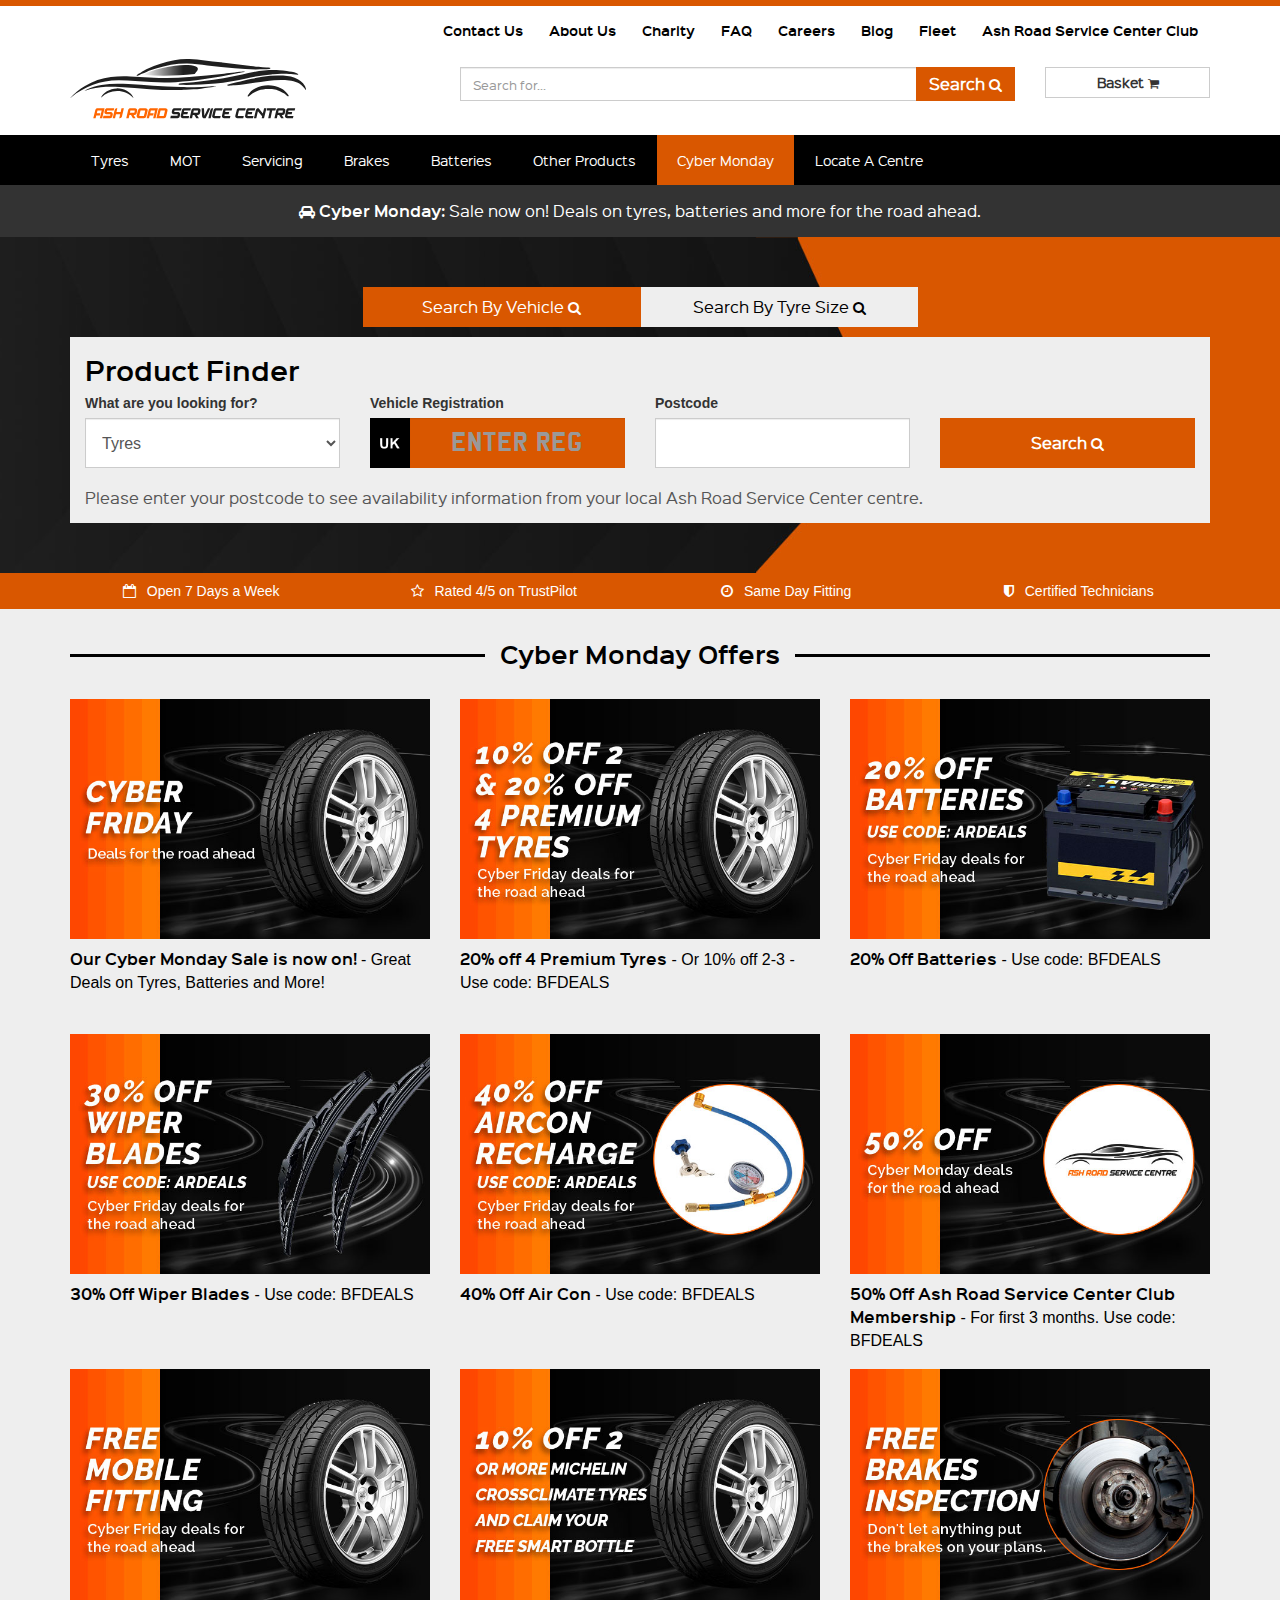
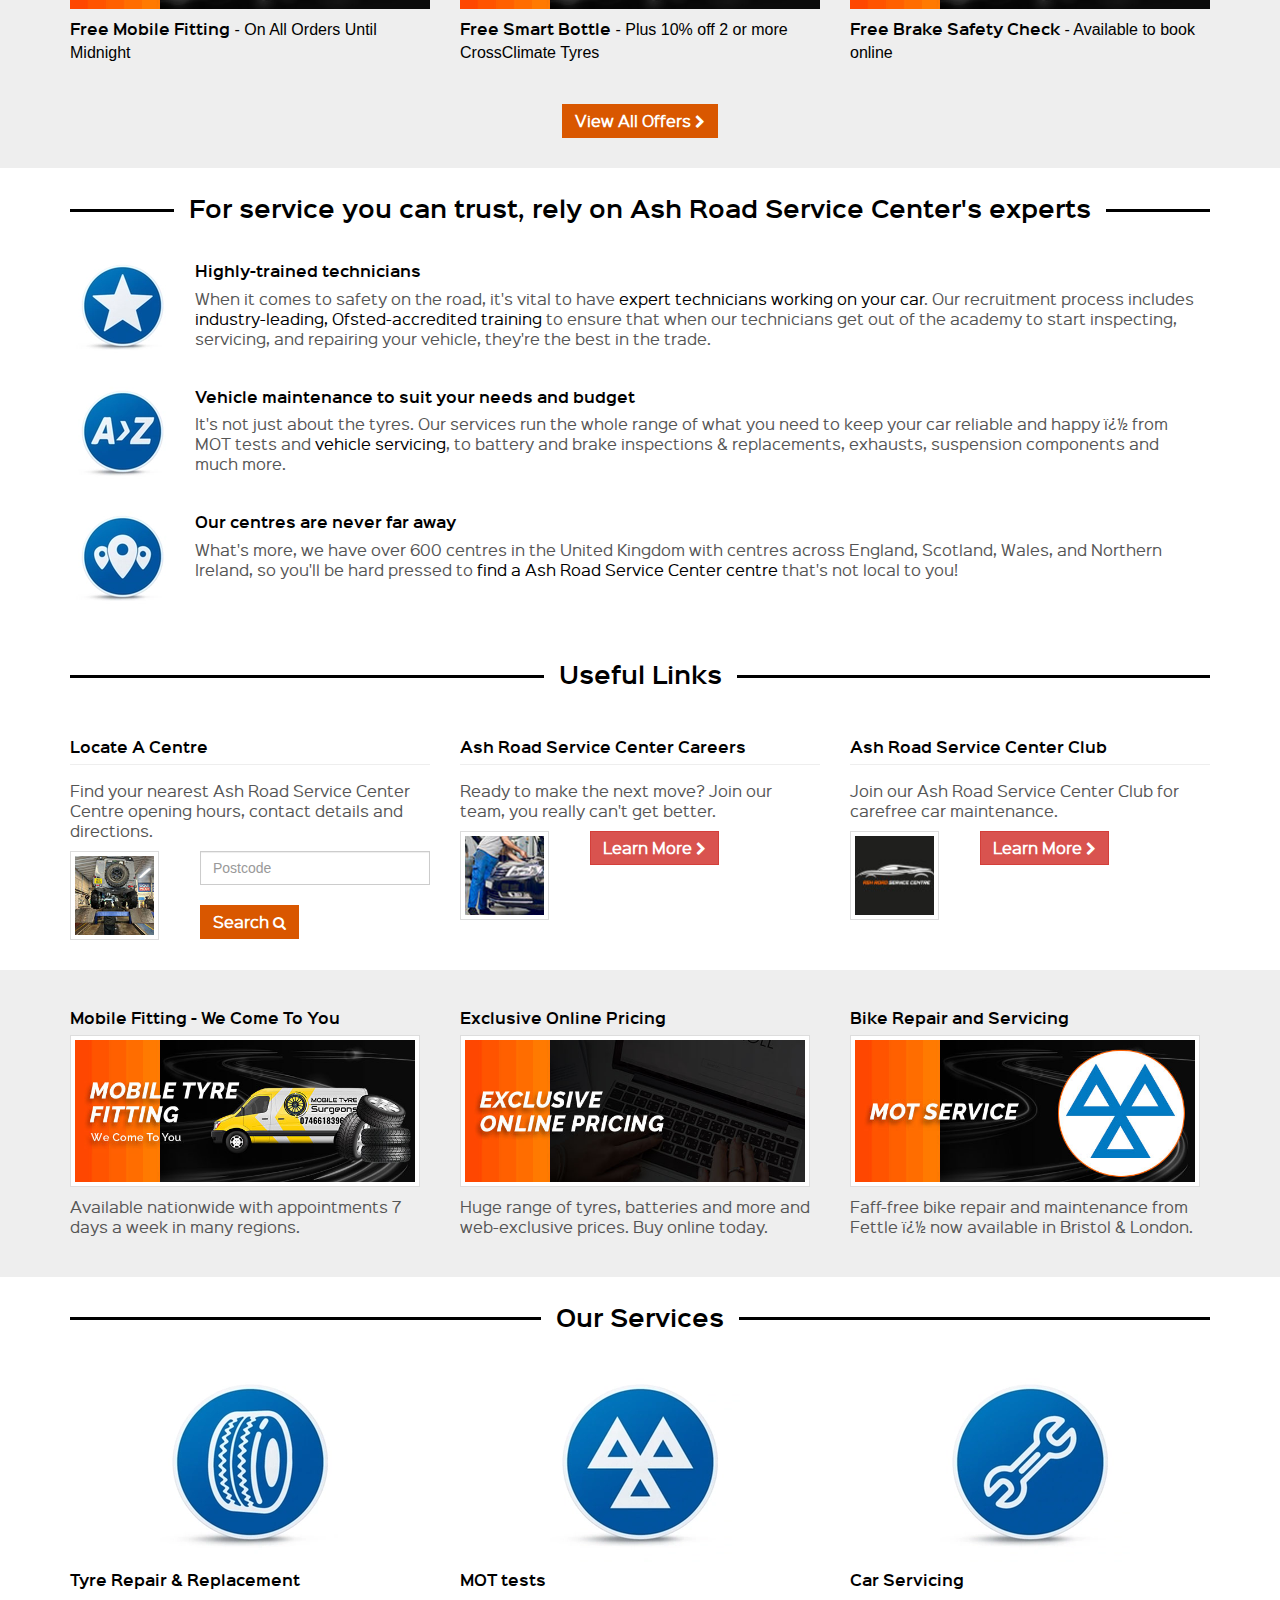
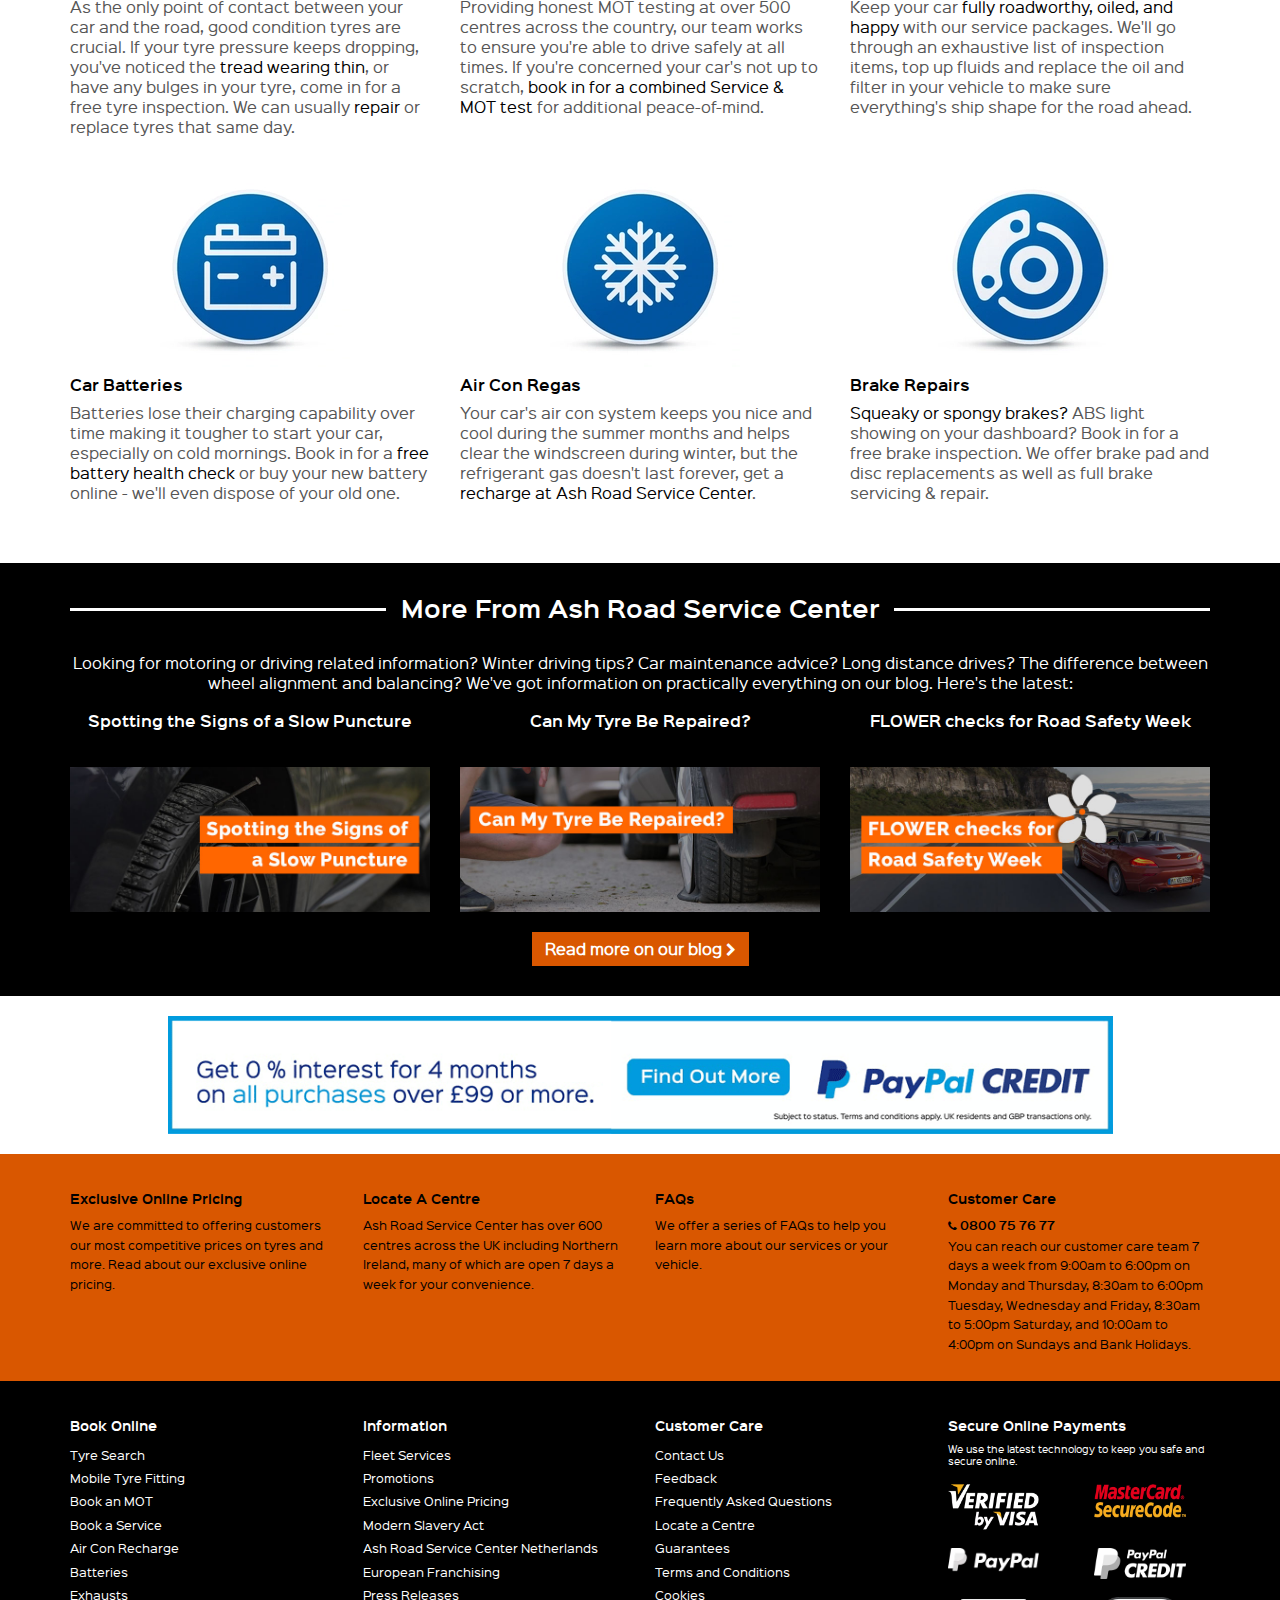
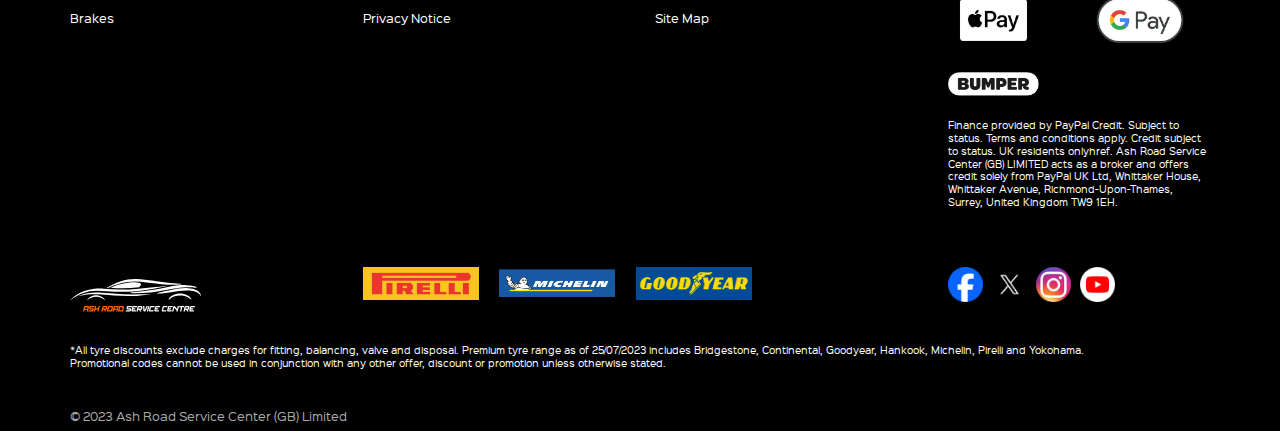
<file: index.html>
<!DOCTYPE html>
<html lang="en-gb">

<head>

	<title>Tyres, brakes, car services, exhausts & MOT tests | Ash Road Service Center</title>

	<meta charset="windows-1252" />
	<meta http-equiv="X-UA-Compatible" content="IE=edge" />
	<meta name="viewport" content="width=device-width, initial-scale=1.0">

	<!-- Meta Tags -->
	<meta name="keywords"
		content="Ash Road Service Center, Tyres, cheap tyres, car tyres, van tyres, tyre fitting, MOT, MOT Test, Exhausts, Batteries, Brakes, Mobile tyre fitting, mobile tyre, Car Service, Air con recharge, car air conditioning, Pirelli tyres, Goodyear tyres, Michelin tyres,  Continental tyres" />
	<meta name="description"
		content="The UK's leading experts on MOT tests, car services, tyre repair & replacement, exhausts, batteries & brakes. Book online for services at your local Ash Road Service Center." />

	<meta name="robots" content="max-image-preview:large">


	<!-- Open Graph Tags -->
	<meta property="og:title" content="Tyres, brakes, car services, exhausts & MOT tests" />
	<meta property="og:site_name" content="Ash Road Service Center" />
	<meta property="og:url" content="#" />
	<meta property="og:image" content="images/og/kwikfit.jpg" />
	<meta property="og:image:width" content="762" />
	<meta property="og:image:height" content="400" />


	<link href="frameworks/mmenu/dist/mmenu.css" rel="stylesheet" />
	<script src="frameworks/mmenu/dist/mmenu.js" ></script>

	<link href="css/style.css" rel="stylesheet" media="all">
	<link href="frameworks/jquery-ui/1.13.2/jquery-ui.min.css" rel="stylesheet" media="all">


	<script src="frameworks/bootstrap/3.4.1/dist/js/bootstrap.min.js"></script>
	<script src="frameworks/jquery/3.7.0/jquery-3.7.0.min.js"></script>
	<script src="frameworks/jquery-ui/1.13.2/jquery-ui.min.js"></script>
	<script src="frameworks/jquery-touch-punch/0.2.3/jquery.ui.touch-punch.min.js" async defer></script>


	<script src="frameworks/swz-format-date-time/1.1.0/jquery.swz-format-date-time.js" async defer></script>
	<script src="frameworks/jquery-sortelements/1.0.0/jquery-sortelements.js" async defer></script>
	<script src="frameworks/bootstrap-switch/3.3.2/dist/js/bootstrap-switch.min.js"></script>
	<script src="frameworks/modal_tyre-size-options/1.1.0/modal_tyre-size-options.js"></script>
	<script src="frameworks/modal_basic/1.0.0/modal_basic.js"></script>
	<script src="frameworks/modal_vehicle-list/1.0.0/modal_vehicle-list.js" async defer></script>


	<link rel="icon" sizes="192x192" href="images/touch-icons/apple-touch-icon.png"><!-- Chrome v31+ for Android -->

</head>
<body>

	<a id="top" name="top"></a>
	<div id="page">

		<!-- MAIN-HEADER -->
		<header class="container-fluid kf-main-header hidden-xs">
			<div class="container">
				<!-- Top Menu -->
				<nav class="kf-top-menu hidden-xs">
					<ul class="nav nav-pills pull-right">
						<li class=""><a href="#">Contact Us</a></li>
						<li class=""><a href="#">About Us</a></li>
						<li class=""><a href="#">Charity</a></li>
						<li class=""><a href="#">FAQ</a></li>
						<li class=""><a href="#">Careers</a></li>
						<li class=""><a href="#">Blog</a></li>
						<li class=""><a href="#">Fleet</a></li>
						<li class=""><a href="#">Ash Road Service Center Club</a></li>
					</ul>
				</nav>

				<!-- KF LOGO AND SEARCH -->
				<div class="kf-logo-and-search">
					<div class="row">
						<div class="col-xs-6 col-sm-4 col-md-3 col-lg-3">
							<a href="#">
								<img class="main-logo img-responsive" src="images/og/Logo Header.svg" alt="Ash Road Service Center logo blue" width="600" height="120">
							</a>
						</div>
						<div class="col-xs-6 col-sm-6 col-md-6 col-md-offset-1 col-lg-6 col-lg-offset-1">
							<form id="frmSearch" name="frmSearch" class="" method="post" action="#">
								<div class="input-group">
									<input type="text" class="text-regular form-control" name="zoom_query"
										placeholder="Search for...">
									<span class="input-group-btn">
										<button class="btn btn-kf btn-kf-orange" type="submit">
											<span class="hidden-xs">Search</span>
											<i class="fa fa-search"></i>
										</button>
									</span>
								</div><!-- /input-group -->
							</form>
						</div>
						<div class="hidden-xs col-sm-2 col-md-2 col-lg-2">
							<a class="btn btn-kf btn-default btn-basket btn-block" href="#">
								<span class="hidden-xs">Basket <i class="fa fa-shopping-cart"></i></span>
							</a>
						</div>
					</div>
				</div>
			</div>
		</header>

		<!-- MAIN MENU -->
		<nav class="container-fluid kf-main-menu hidden-xs" data-spy="affix" data-offset-top="124">
			<div class="container">

				<!-- Collapsable Submenu Button -->
				<div class="kf-main-menu-header visible-xs">
					<div class="kf-main-menu-header_title">Main Menu</div>
					<button type="button" class="btn btn-kf btn-kf-orange kf-main-menu-header_button"
						data-toggle="collapse" data-target="#bs-example-navbar-collapse-2"><i
							class="fa fa-bars"></i></button>
				</div>

				<div class="collapse navbar-collapse kf-main-menu-list" id="bs-example-navbar-collapse-2">

					<ul class="nav navbar-nav navbar-left">
						<li class="show-on-affix hidden-xs"><a href="#"><img class="main-logo"
									src="images/template/main-logo_600x120_white.png" alt="Ash Road Service Center logo white"></a>
						</li>
						<li class="visible-xs"><a href="#"><i class="fa fa-home"
									style="font-size:16px !important;"></i>&nbsp;&nbsp;Home</a></li>
						<li class="megamenu-dropdown">
							<a href="#" class="megamenu-dropdown-link">Tyres</a>
							<div class="megamenu-dropdown-container-fluid hidden-xs tyres">
								<div class="container">
									<div class="megamenu-dropdown-content">
										<div class="row">
											<div class="col-sm-3">
												<h4><a href="#">Tyres</a></h4>
												<ul>
													<li><a href="#">Buy Tyres Online</a></li>
													<li><a href="#">Mobile Tyre Fitting</a></li>
													<li><a href="#">Express Tyre Fitting</a></li>
													<li><a href="#">Free Tyre Check</a></li>
													<li><a href="#">Tyre Sealant</a></li>
													<li><a href="#">Space Saver Spare Wheels</a></li>
													<li><a href="#">Tyre Swap</a></li>
												</ul>

												<h4><a href="#">Tyre Manufacturers</a></h4>

												<ul>
													<li><a href="#">Pirelli</a></li>
													<li><a href="#">Michelin</a></li>
													<li><a href="#">Goodyear</a></li>
													<li><a href="#">Arrowspeed</a>
													</li>
													<li><a href="#">Bridgestone</a>
													</li>
													<li><a href="#">Continental</a>
													</li>
													<li><a href="#">Dunlop</a></li>
													<li><a href="#">Hankook</a></li>
													<li><a href="#">Yokohama</a></li>
													<li><a href="#">BF Goodrich</a>
													</li>
													<li><a href="#">Uniroyal</a></li>
												</ul>
											</div>

											<div class="col-sm-3">
												<h4><a href="#">Types of Tyre</a></h4>
												<ul>
													<li><a href="tyres/types-of-tyre/summer-tyres.html">Summer Tyres</a></li>
													<li><a href="tyres/types-of-tyre/winter-tyres.html">Winter Tyres</a></li>
													<li><a href="tyres/types-of-tyre/all-season-tyres.html">All Season Tyres</a> </li>
													<li><a href="tyres/types-of-tyre/run-flat-tyres.html">Runflat Tyres</a> </li>
													<li><a href="tyres/types-of-tyre/4x4-tyres.html">4x4 Tyres</a> </li>
													<li><a href="tyres/types-of-tyre/reinforced-tyres.html">Reinforced Tyres</a> </li>
													<li><a href="tyres/types-of-tyre/caravan-and-motorhome-tyres.html">Caravan &amp; Motorhome Tyres</a>
													<li>
													<li><a href="tyres/types-of-tyre/van-tyres.html">Van Tyres</a> </li>
													<li><a href="tyres/types-of-tyre/ev-tyres.html">Electric Vehicle Tyres</a> </li>
													<li><a href="tyres/types-of-tyre/hybrid-tyres.html">Hybrid Tyres</a>
													</li>
													<li><a href="tyres/types-of-tyre/homologated-tyres.html">Homologated Tyres</a> </li>
												</ul>

												<h4><a href="#">Ash Road Service Center Club</a></h4>
												<ul>
													<li><a href="#">Subscribe and Save</a> </li>
												</ul>
												<h4><a href="#">Tyre Insurance</a></h4>
												<ul>
													<li><a href="#">TyreCare</a> </li>
												</ul>
											</div>

											<div class="col-sm-3">
												<h4><a href="#">Tyre Information</a></h4>
												<ul>
													<li><a href="#">Looking After Tyres</a> </li>
													<li><a href="#">PROJECT TREE</a></li>
													<li><a href="#">How Tyres Are Made</a> </li>
													<li><a href="#">New Valves</a> </li>
													<li><a href="#">Spare Tyres</a>
													</li>
													<li><a href="#">Flat Tyre Advice</a> </li>
													<li><a href="#">Tyre Age</a> </li>
													<li><a href="#">Tyre Labelling</a> </li>
													<li><a href="#">Tyre
															Pressure Search</a> </li>
													<li><a href="#">TPMS</a> </li>
													<li><a href="#">Tyre Repair</a>
													</li>
													<li><a href="#">UK Tyre Law</a>
													</li>
													<li><a href="#">Wheel Balancing</a> </li>
													<li><a href="#">Writing On My Tyres</a> </li>
													<li><a href="#">Metal Valve Covers</a> </li>
													<li><a href="#">Tyre Speed Rating</a> </li>
													<li><a href="#">Tyre Load Index</a> </li>
													<li><a href="#">How to Change a Tyre</a> </li>
													<li><a href="#">Replacing Tyres in Axle Pairs</a>
													<li>
													<li><a href="#">Tyres For Your Vehicle</a> </li>
													<li><a href="#">205 55 R16 Tyres</a> </li>
												</ul>
											</div>


											<div class="col-sm-3">
												<h4><a href="#">Tyre Offers</a></h4>

												<ul>
													<li><a href="#"><img
																src="assets/kwikfit/kfcm_50_cmdeals_500x500.webp"
																alt="Grab a bargain in our Cyber Monday Sale! "
																class="img-responsive" width="300" height="300"></a>
													</li>
													<li><a href="#">Grab a bargain in our Cyber Monday Sale!
														</a></li>
												</ul>

											</div>

										</div>

									</div>
								</div>
							</div>
						</li>
						<li class="megamenu-dropdown">
							<a href="mot.html" class="megamenu-dropdown-link">MOT</a>
							<div class="megamenu-dropdown-container-fluid hidden-xs mot">
								<div class="container">
									<div class="megamenu-dropdown-content">
										<div class="row">
											<div class="col-sm-3">
												<h4><a href="#">MOT</a></h4>
												<ul>
													<li><a href="#">Book Your MOT</a></li>
													<li><a href="#">When is my MOT due?</a>
													</li>
												</ul>

												<h4><a href="#">MOT &amp; Service</a></h4>
												<ul>
													<li><a href="#">Book A Combined Service And
															MOT</a></li>
												</ul>

												<h4><a href="#">MOT Information</a>
												</h4>
												<ul>
													<li><a href="#">MOT failure and retest</a> </li>
													<li><a href="#">MOT test checks</a> </li>
													<li><a href="#">Pre-MOT Checks</a></li>
													<li><a href="#">Driving With No MOT</a> </li>
												</ul>
											</div>

											<div class="col-sm-3">
												<h4><a href="#">Reminder Service</a></h4>
												<ul>
													<li><a href="#">MOT Reminder Service</a>
													</li>
												</ul>

												<h4><a href="#">Ash Road Service Center Club</a></h4>
												<ul>
													<li><a href="#">Subscribe and Save</a> </li>
												</ul>
											</div>

											<div class="col-sm-3">
												<h4><a href="#">Class 7 MOTs</a></h4>
												<ul>
													<li><a href="#">Class 7 MOTs</a> </li>
												</ul>
											</div>

											<div class="col-sm-3">

												<h4><a href="#">Book Today</a></h4>
												<ul>
													<li><a href="#"><img src="assets/kwikfit/mot_500x500.webp"
																alt="Book your MOT today at over 500 centres nationwide"
																class="img-responsive" width="300" height="300"></a>
													</li>
													<li><a href="#">Book your MOT today at over 500 centres
															nationwide</a></li>
												</ul>

											</div>
										</div>

									</div>
								</div>
							</div>
						</li>
						<li class="megamenu-dropdown">
							<a href="servicing.html" class="megamenu-dropdown-link">Servicing</a>
							<div class="megamenu-dropdown-container-fluid hidden-xs servicing">
								<div class="container">
									<div class="megamenu-dropdown-content">
										<div class="row">
											<div class="col-sm-3">
												<h4><a href="servicing.html">Servicing</a></h4>
												<ul>
													<li><a href="#">Book Your Service</a></li>
												</ul>

												<h4><a href="#">MOT &amp; Service</a></h4>
												<ul>
													<li><a href="#">Book A Combined Service And MOT</a></li>
												</ul>

												<h4><a href="#">Service Pricing</a></h4>
												<ul>
													<li><a href="#">Service Pricing</a></li>
												</ul>

												<h4><a href="#">Service Packages</a></h4>
												<ul>
													<li><a href="#">Interim &amp; Full Service</a></li>
													<li><a href="#">Manufacturer Service</a></li>
													<li><a href="#">Engine Oil and Filter Change</a></li>
												</ul>

											</div>

											<div class="col-sm-3">
												<h4><a href="#">Servicing Information</a></h4>
												<ul>
													<li><a href="#">What service do I need?</a></li>
													<li><a href="#">Why service your car?</a></li>
													<li><a href="#">What's included in my service?</a></li>
													<li><a href="#">Servicing for your vehicle</a></li>
												</ul>

												<h4><a href="#">Ash Road Service Center Club</a></h4>
												<ul>
													<li><a href="#">Subscribe and Save</a></li>
												</ul>

												<h4><a href="#">Pollen Filters</a></h4>
												<ul>
													<li><a href="#">Air Cabin Filters</a></li>
												</ul>
											</div>


											<div class="col-sm-3">
												<h4><a href="#">Van Service</a></h4>
												<ul>
													<li><a href="#">Van Service</a></li>
												</ul>
												<h4><a href="#">EV Service</a></h4>
												<ul>
													<li><a href="#">Electric Vehicle Service</a></li>
												</ul>
												<h4><a href="#">Hybrid Service</a></h4>
												<ul>
													<li><a href="#">Hybrid Service</a></li>
												</ul>
											</div>


											<div class="col-sm-3">
												<h4><a href="#">Book Today</a></h4>
												<ul>
													<li><a href="#"><img
																src="assets/kwikfit/146_motandservice_500x500.webp"
																alt="Save When You Book An MOT & Service Together! Prices from &pound;146."
																class="img-responsive" width="300" height="300"></a>
													</li>
													<li><a href="#">Save When You Book An MOT &
															Service Together! Prices from &pound;146.</a></li>
												</ul>

											</div>
										</div>

									</div>
								</div>
							</div>
						</li>
						<li class=""><a href="brakes.html">Brakes</a></li>

						<li class=""><a href="batteries.html">Batteries</a></li>

						<li class="megamenu-dropdown">
							<a href="#" class="megamenu-dropdown-link visible-xs visible-lg">Other
								Products</a><a href="#" class="megamenu-dropdown-link hidden-xs hidden-lg">Other</a>
							<div class="megamenu-dropdown-container-fluid hidden-xs other-products">
								<div class="container">
									<div class="megamenu-dropdown-content">
										<div class="row">
											<div class="col-sm-3">

												<h4><a href="#">ADAS</a></h4>
												<ul>
													<li><a href="#">ADAS Calibration</a></li>
												</ul>

												<h4><a href="#">Air Conditioning</a></h4>
												<ul>
													<li><a href="#">Book Your Recharge</a></li>
													<li><a href="#">Free Air Con Check</a></li>
													<li><a href="#">Air Con Debug</a></li>
												</ul>

												<h4><a href="#">Battery</a></h4>
												<ul>
													<li><a href="#">Battery Search</a></li>
													<li><a href="#">Free Battery Health Check</a></li>
													<li><a href="#">Battery Information</a></li>
													<li><a href="#">Leisure Batteries</a></li>
													<li><a href="#">Bosch Batteries</a></li>
												</ul>

												<h4><a href="brakes.html">Brakes</a></h4>
												<ul>
													<li><a href="#">Book Your Free Brake Check</a></li>
													<li><a href="#">Brake Information</a></li>
													<li><a href="#">Brake Fluid Change</a></li>
													<li><a href="#">Van Brakes</a></li>
												</ul>
											</div>

											<div class="col-sm-3">

												<h4><a href="#">Bike Repair</a></h4>
												<ul>
													<li><a href="#">Bike & E-Bike Repairs & Servicing</a></li>
													<li><a href="#">Bike Repairs � Bristol</a></li>
													<li><a href="#">Bike Repairs � London</a></li>
												</ul>

												<h4><a href="#">Bulbs</a></h4>
												<ul>
													<li><a href="#">Bulbs</a></li>
													<li><a href="#">HID Bulbs</a></li>
												</ul>

												<h4><a href="#">Car Mats</a></h4>
												<ul>
													<li><a href="#">Order Tailor-fitted Car Mats</a></li>
												</ul>

												<h4><a href="#">Diagnostics</a></h4>
												<ul>
													<li><a href="#">Book A Fault Code Check</a></li>
													<li><a href="#">What Do Your Dashboard Warning Lights Mean?</a></li>
												</ul>

												<h4><a href="#">Engine Treatments</a></h4>
												<ul>
													<li><a href="#">Engine Treatments</a></li>
												</ul>

												<h4><a href="#">Exhausts</a></h4>
												<ul>
													<li><a href="#">Book Your Appointment</a></li>
													<li><a href="#">Exhaust Information</a></li>
													<li><a href="#">Free Exhaust Check</a></li>
												</ul>
											</div>


											<div class="col-sm-3">
												<h4><a href="#">Suspension</a></h4>
												<ul>
													<li><a href="#">Suspension</a></li>
												</ul>

												<h4><a href="#">Tyre Products</a></h4>
												<ul>
													<li><a href="#">Tyre Sealant</a></li>
													<li><a href="#">Space Saver Spare Wheels</a></li>
													<li><a href="#">Tyre Insurance</a></li>
												</ul>

												<h4><a href="#">Vehicle Safety Check</a></h4>
												<ul>
													<li><a href="#">Book Your Free Appointment</a></li>
												</ul>

												<h4><a href="#">Wheel Alignment</a></h4>
												<ul>
													<li><a href="#">Free Alignment Check</a></li>
												</ul>

												<h4><a href="#">Windscreen Wipers</a></h4>
												<ul>
													<li><a href="#">Windscreen Wipers</a></li>
													<li><a href="#">When To Change Your Wipers</a></li>
													<li><a href="#">Looking After Your Windscreen Wipers</a></li>
												</ul>
											</div>

											<div class="col-sm-3">
												<h4><a href="#">Other Products</a></h4>
												<ul>
													<li><a href="#"><img
																src="images/club/home-tile.jpg"
																alt="Join Ash Road Service Center Club today and combine your regular vehicle maintenance costs into a simple monthly subscription"
																class="img-responsive" width="300" height="300"></a>
													</li>
													<li><a href="#">Join Ash Road Service Center Club today and combine your regular
															vehicle maintenance costs into a simple monthly
															subscription</a></li>
												</ul>
											</div>

										</div>

									</div>
								</div>
							</div>
						</li>


						<li class="megamenu-dropdown hidden">
							<a href="#" class="megamenu-dropdown-link ">Fleet</a>
							<div class="megamenu-dropdown-container-fluid hidden-xs fleet">
								<div class="container">
									<div class="megamenu-dropdown-content">
										<div class="row">
											<div class="col-sm-3">
												<h4><a href="#">Fleet</a></h4>
												<ul>
													<li><a href="#">About Ash Road Service Center Fleet</a></li>
													<li><a href="#">Contact Ash Road Service Center Fleet</a></li>
													<li><a href="#">Sign Up With Ash Road Service Center Fleet</a></li>
													<li><a href="#">Our Fleet Network</a></li>
													<li><a href="#">Products & Services</a></li>
													<li><a href="#">Delivering Customer Service</a></li>
													<li><a href="#">Fleet Drivers</a></li>
												</ul>
											</div>

											<div class="col-sm-3">
												<h4><a href="#">Fleet Bookings</a></h4>
												<ul>
													<li><a href="#">Fleet Bookings</a></li>
												</ul>
											</div>


											<div class="col-sm-3">

											</div>

											<div class="col-sm-3">

												<h4><a href="#">Fleet</a></h4>
												<ul>
													<li><a href="#"><img
																src="images/template/mega-menu_other-products.jpg"
																width="100%"
																alt="We Offer All Kinds Of Services For Your Car"></a>
													</li>
													<li><a href="#">We Offer All Kinds Of Services For
															Your Car</a></li>
												</ul>
											</div>
										</div>

									</div>
								</div>
							</div>
						</li>

						<li class="highlight-cyber"><a href="#">Cyber Monday</a></li>

						<li class="">
							<a href="#" class="visible-xs visible-lg">Locate A Centre</a><a href="#"
								class="hidden-xs hidden-lg">Centres</a>
						</li>
						<li class="show-on-affix hidden-xs"><a href="#" class="fa-home-link"><i
									class="fa fa-shopping-cart"></i></a></li>
					</ul>


					<ul class="nav navbar-nav navbar-left visible-xs">
						<li class=""><a href="#">Contact Us</a></li>
						<li class=""><a href="#">About Us</a></li>
						<li class=""><a href="#">Charity</a></li>
						<li class=""><a href="#">FAQ</a></li>
						<li class=""><a href="#">Careers</a></li>
						<li class=""><a href="#">Blog</a></li>
						<li class=""><a href="#">Fleet</a></li>
						<li class=""><a href="#">Ash Road Service Center Club</a></li>

						<li class="visible-xs"><a href="#"><i class="fa fa-shopping-cart"
									style="font-size:16px !important;"></i>&nbsp;&nbsp;Basket</a></li>
					</ul>


					<ul class="nav navbar-nav navbar-right hidden-xs">
						<li class="show-on-affix"><a href="#top"><i class="fa fa-chevron-up kf-yellow"></i></a></li>
					</ul>
				</div>

				<!--<div class="show-on-affix">Show On Affix</div>
				<div class="hide-on-affix">Hide On Affix</div>-->
			</div>
		</nav>


		<nav class="navbar navbar-default navbar-mm-kf  hidden-sm hidden-md hidden-lg">
			<div class="container">
				<div class="navbar-header">
					<a href="#menu"
						class="btn btn-kf btn-kf-orange kf-main-menu-header_button menu-trigger navbar-toggle"> <i
							class="fa fa-bars"></i></a>
					<a href="#" class="btn btn-kf btn-kf-orange kf-main-menu-header_button menu-btn navbar-toggle"> <i
							class="fa fa-shopping-cart"></i></a>
					<a class="navbar-brand" href="#">
						<img src="images/og/Logo Header.svg" class="img-responsive" width="140" height="28" />
						<!-- <h4 style="margin: 0px;">Ash Service Center</h4> -->
					</a>
				</div>
			</div>
		</nav>

		<nav id="menu" class="hidden-sm hidden-md hidden-lg">
			<ul>
				<li class="1">
					<span>Tyres</span>
					<ul>
						<li class=""><a href="#">Buy Tyres Online</a></li>
						<li class=""><a href="#">Mobile Tyre Fitting</a></li>
						<li class=""><a href="#">Express Tyre Fitting</a></li>
						<li class=""><a href="#">Free Tyre Check</a></li>
						<li class=""><a href="#">Tyre Sealant</a></li>
						<li class=""><a href="#">Space Saver Spare Wheels</a></li>
						<li class=""><a href="#">Tyre Swap</a></li>
						<li class="">
							<span>Tyre Manufacturers</span>
							<ul>
								<li class="">
									<span>Pirelli</span>
									<ul>
										<li class=""><a href="#">Pirelli Tyres</a></li>
										<li class=""><a href="#">Pirelli Performance Centres</a></li>
									</ul>
								</li>
								<li class=""><a href="#">Michelin</a></li>
								<li class=""><a href="#">Goodyear</a></li>
								<li class=""><a href="#">Arrowspeed</a></li>
								<li class=""><a href="#">Bridgestone</a></li>
								<li class=""><a href="#">Continental</a></li>
								<li class=""><a href="#">Dunlop</a></li>
								<li class=""><a href="#">Hankook</a></li>
								<li class=""><a href="#">Yokohama</a></li>
								<li class=""><a href="#">BF Goodrich</a></li>
								<li class=""><a href="#">Uniroyal</a></li>
								<li class=""><a href="#">Budget Tyres</a></li>
							</ul>

						</li>
						<li class="">
							<span>Types Of Tyre</span>
							<ul>
								<li class=""><a href="tyres/types-of-tyre/summer-tyres.html">Summer Tyres</a></li>
								<li class=""><a href="tyres/types-of-tyre/winter-tyres.html">Winter Tyres</a></li>
								<li class=""><a href="tyres/types-of-tyre/all-season-tyres.html">All Season Tyres</a></li>
								<li class=""><a href="tyres/types-of-tyre/run-flat-tyres.html">Runflat Tyres</a></li>
								<li class=""><a href="tyres/types-of-tyre/4x4-tyres.html">4x4 Tyres</a></li>
								<li class=""><a href="tyres/types-of-tyre/reinforced-tyres.html">Reinforced Tyres</a></li>
								<li class=""><a href="tyres/types-of-tyre/caravan-and-motorhome-tyres.html">Caravan & Motorhome Tyres</a></li>
								<li class=""><a href="tyres/types-of-tyre/van-tyres.html">Van Tyres</a></li>
								<li class=""><a href="tyres/types-of-tyre/ev-tyres.html">Electric Vehicle Tyres</a></li>
								<li class=""><a href="tyres/types-of-tyre/hybrid-tyres.html">Hybrid Tyres</a></li>
								<li class=""><a href="tyres/types-of-tyre/homologated-tyres.html">Homologated Tyres</a></li>
							</ul>
						</li>
						<li class=""><a href="#">Tyre Insurance</a></li>
						<li class=""><a href="#">Ash Road Service Center Club</a></li>
						<li class="">
							<span>Tyre Information</span>
							<ul>
								<li class=""><a href="#">Looking After Tyres</a></li>
								<li class=""><a href="#">PROJECT TREE</a></li>
								<li class=""><a href="#">How Tyres Are Made</a></li>
								<li class=""><a href="#">New Valves</a></li>
								<li class=""><a href="#">Spare Tyres</a></li>
								<li class=""><a href="#">Tyre Age</a></li>
								<li class=""><a href="#">Tyre Labelling</a></li>
								<li class=""><a href="#">Tyre Pressure Search</a></li>
								<li class=""><a href="#">TPMS</a></li>
								<li class=""><a href="#">Tyre Repair</a></li>
								<li class=""><a href="#">UK Tyre Law</a></li>
								<li class=""><a href="#">Wheel Balancing</a></li>
								<li class=""><a href="#">Writing On My Tyres</a></li>
								<li class=""><a href="#">Metal Valve Covers</a></li>
								<li class=""><a href="#">Tyre Speed Rating</a></li>
								<li class=""><a href="#">Tyre Load Index</a></li>
								<li class=""><a href="#">How to Change a Tyre</a></li>
								<li class=""><a href="#">Replacing Tyres in Axle Pairs</a></li>
								<li class=""><a href="#">Tyres For Your Vehicle</a></li>
								<li class=""><a href="#">205 55 R16 Tyres</a></li>
							</ul>

						</li>
					</ul>
				</li>
				<li class="">
					<span>MOT</span>
					<ul>
						<li class=""><a href="#">Book Your MOT</a></li>
						<li class=""><a href="#">When is my MOT due?</a></li>
						<li class=""><a href="#">Book a Combined MOT & Service</a></li>
						<li class="">
							<span>MOT information</span>
							<ul>
								<li class=""><a href="#">Pre-MOT Checks</a></li>
								<li class=""><a href="#">MOT failure and
										retest</a></li>
								<li class=""><a href="#">MOT test checks</a></li>
								<li class=""><a href="#">Driving With No MOT</a></li>
							</ul>
						</li>
						<li class=""><a href="#">MOT Reminder Service</a></li>
						<li class=""><a href="#">Class 7 MOTs</a></li>
					</ul>
				</li>
				<li class="">
					<span>Servicing</span>
					<ul>
						<li class=""><a href="#">Book Your Service</a></li>
						<li class="">
							<span>Servicing Information</span>
							<ul>
								<li class=""><a href="#">Why service your
										car?</a></li>
								<li class=""><a href="#">What service
										do I need?</a></li>
								<li class=""><a href="#">What's included in my service?</a>
								</li>
								<li class=""><a href="#">Servicing for your
										vehicle</a></li>
							</ul>
						</li>
						<li class="">
							<span>Service Packages</span>
							<ul>
								<li class=""><a href="#">Interim &amp;
										Full Service</a></li>
								<li class=""><a href="#">Manufacturer
										Service</a></li>
								<li class=""><a href="">Engine Oil
										and Filter Change</a></li>
							</ul>
						</li>
						<li class=""><a href="#">Service Pricing</a></li>
						<li class=""><a href="#">Van Service</a></li>
						<li class=""><a href="#">Electric Vehicle Service</a></li>
						<li class=""><a href="#">Hybrid Service</a></li>
						<li class=""><a href="#">Pollen Filters</a></li>
					</ul>
				</li>
				<li class="">
					<span>Brakes</span>
					<ul>
						<li class=""><a href="#">Book Your Free Brake Check</a></li>
						<li class="">
							<span>Brake Information</span>
							<ul>
								<li class=""><a href="#">How brakes work</a></li>
								<li class=""><a href="#">Our range of brakes</a></li>
							</ul>
						</li>
						<li class=""><a href="#">Brake Fluid Change</a></li>
						<li class=""><a href="#">Van Brakes</a></li>
					</ul>
				</li>
				<li class="">
					<span>Batteries</span>
					<ul>
						<li class=""><a href="#">Battery Search</a></li>
						<li class=""><a href="#">Free Battery Health Check</a></li>
						<li class=""><a href="#">Leisure Batteries</a></li>
						<li class=""><a href="#">Bosch Batteries</a></li>
						<li class=""><a href="#">Van Batteries</a></li>
						<li class=""><a href="#">Stop-start batteries</a></li>
						<li class="">
							<span>Battery information</span>
							<ul>
								<li class=""><a href="#">Battery care made easy</a></li>
								<li class=""><a href="#">Free battery check</a></li>
							</ul>
						</li>
					</ul>
				</li>
				<li class="">
					<span>Other Products</span>
					<ul>
						<li class=""><a href="#">ADAS Calibration</a></li>
						<li class="2">
							<span>Air Conditioning</span>
							<ul>
								<li class=""><a href="#">Book Your Recharge</a></li>
								<li class=""><a href="#">Free Air Con Check</a></li>
								<li class=""><a href="#">Air Con Debug</a></li>
							</ul>
						</li>
						<li class="">
							<span>Bike Repair</span>
							<ul>
								<li class=""><a href="#">Bike Repairs & Servicing</a></li>
								<li class=""><a href="#">Bike Repairs � Bristol</a></li>
								<li class=""><a href="#">Bike Repairs � London</a></li>
							</ul>
						</li>
						<li class="">
							<span>Bulbs</span>
							<ul>
								<li class=""><a href="#">Replacement Car Bulbs</a></li>
								<li class=""><a href="#">HID Bulbs</a></li>
							</ul>
						</li>
						<li class="">
							<span>Car Mats</span>
							<ul>
								<li class=""><a href="#">Order Tailor-fitted Car Mats</a></li>
								<li class=""><a href="#">Returns & Cancellations</a></li>
							</ul>
						</li>
						<li class="">
							<span>Diagnostics</span>
							<ul>
								<li class=""><a href="#">Book Your Appointment</a></li>
								<li class=""><a href="#">Dashboard Warning Lights</a></li>
							</ul>
						</li>
						<li class=""><a href="#">Engine Treatments</a></li>
						<li class="">
							<span>Exhausts</span>
							<ul>
								<li class=""><a href="#">Book Your Appointment</a></li>
								<li class="">
									<span>Exhaust Information</span>
									<ul>
										<li class=""><a href="#">Problem solving</a></li>
										<li class=""><a href="#">Catalytic converters</a></li>
										<li class=""><a href="#">Diesel Particulate Filters</a></li>
										<li class=""><a href="#">Exhaust failure</a></li>
										<li class=""><a href="#">How exhausts work</a></li>
									</ul>
								</li>
								<li class=""><a href="#">Free exhaust check from Ash Road Service Center</a></li>
							</ul>
						</li>
						<li class=""><a href="#">Spare Wheels</a></li>
						<li class=""><a href="#">Suspension</a></li>
						<li class=""><a href="#">Vehicle Safety Check</a></li>
						<li class=""><a href="#">Wheel Alignment</a></li>
						<li class="">
							<span>Windscreen Wipers</span>
							<ul>
								<li class=""><a href="#">Wiper Blade Search</a></li>
								<li class=""><a href="#">When To Change Your Wipers</a></li>
								<li class=""><a href="#">Looking after your windscreen wipers</a></li>
							</ul>
						</li>
					</ul>

				</li>

				<li class=" highlight-cyber"><a href="#">Cyber Monday</a></li>

				<li class=""><a href="#">Careers</a></li>
				<li class=""><a href="#">Locate A Centre</a></li>
				<li class="">
					<span>Ash Road Service Center Club</span>
					<ul>
						<li class=""><a href="#">Join The Club</a></li>
						<li class=""><a href="#">Terms and Conditions</a></li>
					</ul>
				</li>
				<li class="1">
					<span>Contact Us</span>
					<ul>
						<li class=""><a href="#">Get In Touch</a></li>
						<li class=""><a href="#">Mailing List</a></li>
						<li class=""><a href="#">Customer Satisfaction</a></li>
						<li class=""><a href="#">Find My Local Centre</a></li>
					</ul>
				</li>
				<li class="">
					<span>More</span>
					<ul>
						<li class="">
							<span>About Us</span>
							<ul>
								<li class=""><a href="#">About Ash Road Service Center</a></li>
								<li class=""><a href="#">Our Values</a></li>
								<li class=""><a href="#">Our Staff</a></li>
								<li class=""><a href="#">Our History</a></li>
								<li class=""><a href="#">Our Environment</a></li>
								<li class=""><a href="#">Our Centres</a></li>
								<li class=""><a href="#">Our Services</a></li>
								<li class=""><a href="#">Our Cookies</a></li>
								<li class=""><a href="#">Our Terms and Conditions</a></li>
								<li class=""><a href="#">Our Guarantees</a></li>
								<li class=""><a href="#">Privacy Notice</a></li>
								<li class=""><a href="#">Privacy Summary</a></li>
								<li class=""><a href="#">Gender Pay Gap</a></li>
								<li class=""><a href="#">Modern Slavery Statement</a></li>
								<li class=""><a href="#">British Touring Car Championship</a></li>
							</ul>

						</li>
						<li class=""><a href="#">Charity</a></li>
						<li class=""><a href="#">FAQ</a></li>
						<li class=""><a href="#">Blog</a></li>
						<li class="">
							<span>Fleet</span>
							<ul>
								<li class=""><a href="#">About Ash Road Service Center Fleet</a></li>
								<li class=""><a href="#">Contact Ash Road Service Center Fleet</a></li>
								<li class=""><a href="#">Fleet Drivers</a></li>
								<li class=""><a href="#">Products &amp; Services</a></li>
								<li class=""><a href="#">Our Fleet Network</a></li>
								<li class=""><a href="#">Delivering Customer Service</a></li>
								<li class=""><a href="#">Sign Up With Ash Road Service Center Fleet</a></li>
							</ul>
						</li>

					</ul>
				</li>
			</ul>
		</nav>

		<script>

			$(document).ready(function () {

				const mmenu = new Mmenu("#menu", {
					"navbar": {
						title: "Main Menu"
					},
					"navbars": [
						{
							"position": "top",
							"content": [
								'<div class="header"><div class="logo"><a href="/"><img src="images/og/Logo Footer.svg" class="img-responsive" width="140" height="28"/></a></div><div class="menu-close-icon"><i class="fa fa-times fa-2x close-mmenu cursor-pointer"></i></div>'
								//'<div class="header"><div class="logo"><img src="/images/template/main-logo_600x120_blue.webp" class="img-responsive" width="140" height="28"/><div class="menu-close-icon"><i class="fa fa-times fa-2x close-mmenu cursor-pointer"></i></div></div>'
							]
						},
						{
							"position": "bottom",
							"content": [
								"<a href='/about-us'>&copy; 2023 Ash Road Service Center (GB) Limited</a>"
							]
						}
					],
					offCanvas: {
						// off-canvas options
						"position": "left-front"
					},
					"setSelected": {
						"hover": true,
						"parent": true
					}
				}, {
					offCanvas: {
						// off-canvas configuration
					}
				});

				const mmapi = mmenu.API;

				$("body").on("click", ".close-mmenu", function (event) {
					mmapi.close();
				});

				$("body").on("click", "#menu li a", function (event) {
					if (!$(this).hasClass("mm-listitem__btn")) {
						$(".mmenu-loading-spinner").remove();
						$(this).append(' <i class="fa fa-circle-o-notch fa-spin mmenu-loading-spinner"></i>')
					}
				});

				$(window).resize(function () {
					//     mmapi.close();
				});
			});
		</script>



		<script type="text/javascript">

			function startEngineStarterSearch(token) {

				if ($("#ESSec") != "" && $("#ESAsp") != "" && $("#ESRim") != "" && $("#ESSpd") != "") {
					var thisToken = token;
					$("#RecaptchaToken").val(thisToken);

					esTyreSizeSearchUpdate("#frmEngineStarter", $(".btn-es-tyresize-search-recaptcha"), $("#ESSec"), $("#ESAsp"), $("#ESRim"), $("#ESSpd"));
				}
			}

			$(document).ready(function () {



			});
		</script>
		<div class="homepage">
			<div class="alert alert-black warning-banner" role="alert">
				<div class="container">
					<div class="row">
						<div class="col-sm-12 text-center">

							<p><i class="fa fa-car"></i> <strong>Cyber Monday:</strong><br class="visible-xs" /> <a
									href="#">Sale now on! Deals on tyres, batteries and more for the road
									ahead.</a></p>

						</div>
					</div>
				</div>
			</div>

			<style>
				.warning-banner {
					margin-bottom: 0px;
				}

				.warning-banner p {
					color: inherit;
					;
					margin-bottom: 0px;
				}

				.warning-banner a {
					color: inherit;
				}
			</style>


			<!-- HOMEPAGE ENGINER STARTER -->


			<div class="homepage-engine-starter">
				<div class="container">
					<div class="row">
						<div class="col-md-6 col-md-offset-3">
							<div class="search-tabs--nav">
								<ul class="nav nav-pills nav-justified">
									<li class="active"><a href="#TabVehicle" data-toggle="tab">Search By Vehicle <i
												class="fa fa-search"></i></a></li>
									<li><a href="#TabTyreSize" data-toggle="tab">Search By Tyre Size <i
												class="fa fa-search"></i></a></li>
								</ul>
							</div>
						</div>
					</div>

					<div class="tab-content-container clearfix">
						<div class="col-xs-12">

							<div class="tab-content">

								<!-- VEHICLE -->
								<div id="TabVehicle" class="tab-pane active">
									<div class="search--vehicle">
										<h3>Product Finder</h3>

										<div class="row">
											<div class="col-xs-12 col-md-9">
												<div class="row">
													<div class="col-xs-12 col-md-4 search--vehicle--part">
														<label>What are you looking for?</label><br>
														<select id="ESSvc" class="form-control service-type"
															data-default="/tyres">
															<option data-bookingengine="tyres"
																value="/tyres/search/results" SELECTED>Tyres</option>

															<option data-bookingengine="mot" value="/mot/book/centre">
																MOT</option>
															<option data-bookingengine="servicing"
																value="/servicing/book/centre">Service</option>

															<option data-bookingengine="air-conditioning"
																value="/air-conditioning/book/centre">Air-Con</option>
															<option data-bookingengine="batteries"
																value="/batteries/search/results">Batteries</option>
															<option data-bookingengine="brakes"
																value="/brakes/book/centre">Brakes</option>
															<option data-bookingengine="car-mats"
																value="/car-mats/search/results">Car Mats</option>
															<option data-bookingengine="exhausts"
																value="/exhausts/book/centre">Exhaust</option>
															<option data-bookingengine="diagnostics"
																value="/car-diagnostics-check/book/centre">Fault Code
																Check</option>
															<option data-bookingengine="roadhero"
																value="/tyres/road-hero-spare-wheels/search/results">
																Road Hero Spare Wheel</option>
															<option data-bookingengine="vehicle-safety-check"
																value="/vehicle-safety-check/book/centre">Vehicle Safety
																Check</option>
															<option data-bookingengine="wheel-alignment"
																value="/wheel-alignment/book/centre">Wheel Alignment
															</option>
															<option data-bookingengine="wiper-blades"
																value="/other-products/windscreen-wipers/search/results">
																Windscreen Wipers</option>

														</select>
													</div>
													<div class="col-xs-12 col-md-4 search--vehicle--part">
														<label for="#VehicleSearchVRN">Vehicle Registration</label><br>
														<div class="numberplate">
															<div class="input-group">
																<span id="sizing-addon1" class="input-group-addon">
																	<img src="images/template/vrn-add-on.png"
																		alt="registration plate" width="20" height="29">
																</span>
																<input type="text" class="form-control vrn_input"
																	placeholder="ENTER REG"
																	aria-describedby="basic-addon1" id="ESVrn"
																	name="ESVrn" value="" style="color: #fff !important;">
																<i class="btn-clear-vrm fa fa-times"
																	style="display:none;" data-toggle="tooltip"
																	data-placement="top" title="Clear Reg"></i>
															</div>
														</div>
													</div>
													<div class="col-xs-12 col-md-4 vrn-postcode-container">
														<label for="#VehicleSearchPostcode">Postcode</label><br>
														<input type="text"
															class="form-control tyre-search--postcode postcode"
															placeholder="" id="VehicleSearchPostcode"
															name="VehicleSearchPostcode" value="" />
													</div>
												</div>
											</div>
											<div class="col-xs-12 col-md-3">
												<label>&nbsp;</label><br>
												<button type="button"
													class="btn btn-block btn-kf btn-kf-orange btn-numberplate btn-es-services-search"
													data-loading-text="Please wait <i class='fa fa-circle-o-notch fa-spin'></i>">Search
													<i class="fa fa-search"></i></button>

											</div>
										</div>

										<br />
										<p>Please enter your postcode to see availability information from your local
											Ash Road Service Center centre.</p>
									</div><!--/.tyres_search_section-->
								</div>

								<!-- TYRE SIZE -->
								<div id="TabTyreSize" class="tab-pane">

									<div class="tyresize-search">
										<h3>Search By Tyre Size</h3>

										<div class="row">
											<div class="col-xs-12 col-md-9">
												<div class="row-flex">
													<div class="size-part">
														<label>Width</label><br>
														<select id="ESSec" rel="sec" class="form-control">
															<option value="">...</option>
															<option value="105">105</option>
															<option value="115">115</option>
															<option value="125">125</option>
															<option value="135">135</option>
															<option value="145">145</option>
															<option value="155">155</option>
															<option value="165">165</option>
															<option value="175">175</option>
															<option value="185">185</option>
															<option value="195">195</option>
															<option value="205">205</option>
															<option value="215">215</option>
															<option value="225">225</option>
															<option value="235">235</option>
															<option value="245">245</option>
															<option value="255">255</option>
															<option value="265">265</option>
															<option value="275">275</option>
															<option value="285">285</option>
															<option value="295">295</option>
															<option value="305">305</option>
															<option value="315">315</option>
															<option value="325">325</option>
															<option value="335">335</option>
															<option value="345">345</option>
															<option value="355">355</option>
															<option value="750">750</option>

														</select>
													</div>
													<div class="size-part">
														<label>Ratio</label><br>
														<select id="ESAsp" rel="asp" class="form-control"
															disabled="disabled"></select>
													</div>
													<div class="size-part">
														<label>Rim</label><br>
														<select id="ESRim" rel="rim" class="form-control"
															disabled="disabled"></select>
													</div>
													<div class="size-part">
														<label>Speed</label><br>
														<select id="ESSpd" rel="spd" class="form-control"
															disabled="disabled"></select>
													</div>
													<div class="inp-postcode">
														<label>Postcode</label><br>
														<input type="text" class="form-control postcode" placeholder=""
															id="TyreSizePostcode" name="TyreSizePostcode" value="" />
													</div>
												</div>
											</div>
											<div class="col-xs-12 col-md-3">
												<label>&nbsp;</label><br>

												<button
													class="btn btn-kf btn-kf-orange btn-block btn-es-tyresize-search"
													rel="btn"
													data-loading-text="Please wait <i class='fa fa-circle-o-notch fa-spin'></i>">Search
													<i class="fa fa-search"></i></button>

												<input type="hidden" id="RecaptchaToken" name="RecaptchaToken" />
											</div>
										</div>
										<br />
										<p>Unsure where to find your tyre size? <a href="#" data-toggle="modal"
												data-target="#FindingYourTyreSize">Click here for more information</a>.
										</p>
									</div><!--/.tyres_search_section-->
								</div>

							</div><!--/.tab-content-->

						</div>

					</div>
				</div>
			</div>


			<!--#frmEngineStarter-->
			<form id="frmEngineStarter" name="frmEngineStarter" method="post">

				<!-- VRN -->
				<input type="hidden" name="vrn" />
				<input type="hidden" name="svc" />

				<!-- TYRE SEARCH -->
				<input type="hidden" name="sec" />
				<input type="hidden" name="asp" />
				<input type="hidden" name="rim" />
				<input type="hidden" name="spd" />
				<input type="hidden" name="tsf" />
				<input type="hidden" name="tsr" />
				<input type="hidden" name="dts" />

				<!-- CARS Vehicle -->
				<input type="hidden" name="Vehicle.BodyStyle" />
				<input type="hidden" name="Vehicle.Colour" />
				<input type="hidden" name="Vehicle.Engine" />
				<input type="hidden" name="Vehicle.ForwardGears" />
				<input type="hidden" name="Vehicle.FuelType" />
				<input type="hidden" name="Vehicle.Make" />
				<input type="hidden" name="Vehicle.Model" />
				<input type="hidden" name="Vehicle.RegNum" />
				<input type="hidden" name="Vehicle.Transmission" />
				<input type="hidden" name="Vehicle.VIN" />
				<input type="hidden" name="Vehicle.Year" />
				<input type="hidden" name="Vehicle.MotDueDate" />

				<input type="hidden" name="Vehicle.GrossWeight" />
				<input type="hidden" name="Vehicle.VehicleCategoryDescription" />
				<input type="hidden" name="Vehicle.ServiceOil" />

				<input type="hidden" name="Postcode" />

				<!-- BATTERIES -->
				<input type="hidden" rel="BatteryCode" id="BatteryReference" name="BatteryReference" />
				<input type="hidden" rel="BatteryCode" id="RecommendedBattery" name="RecommendedBattery" />
				<input type="hidden" rel="BatteryCode" id="RecommendedBatteryOwnCode"
					name="RecommendedBatteryOwnCode" />
				<input type="hidden" rel="BatteryCode" id="AlternativeBattery" name="AlternativeBattery" />
				<input type="hidden" rel="BatteryCode" id="AlternativeBatteryOwnCode"
					name="AlternativeBatteryOwnCode" />
				<input type="hidden" rel="BatteryCode" id="BudgetBattery" name="BudgetBattery" />
				<input type="hidden" rel="BatteryCode" id="BudgetBatteryOwnCode" name="BudgetBatteryOwnCode" />

				<!-- AIR CON -->
				<input type="hidden" id="AcceptPricing" name="AcceptPricing" value="N" />
				<input type="hidden" id="UseDefaultPart" name="UseDefaultPart" value="N" />


				<input type="hidden" id="SearchOrigin" name="SearchOrigin" value="Home" />
				<input type="hidden" id="FleetProceed" name="FleetProceed" value="N" />

			</form><!--/#frmEngineStarter-->

			<script type="text/javascript" src="js/engine-starterc4ca.js?1"></script>


			<div class="container-fluid usp-bar visible-md visible-lg">
				<div class="container">
					<div class="row">
						<div class="col-xs-3">
							<i class="fa fa-calendar-o"></i> Open 7 Days a Week
						</div>
						<div class="col-xs-3">
							<i class="fa fa-star-o"></i> Rated 4/5 on TrustPilot
						</div>
						<div class="col-xs-3">
							<i class="fa fa-clock-o"></i> Same Day Fitting
						</div>
						<div class="col-xs-3">
							<i class="fa fa-shield"></i> Certified Technicians
						</div>
					</div>
				</div>
			</div>


			<!-- OFFERS -->
			<div class="homepage-offers">
				<div class="container">
					<div class="row">
						<div class="col-md-12">
							<div class="section-title">

								<h2><span>Cyber Monday Offers</span></h2>

							</div>
						</div>
					</div>
					<div class="row">
						<div class="col-sm-4 offer-item">
							<a href="#">
								<div class="image">
									<img loading="lazy" src="assets/kwikfit/kfcm_50_cmdeals_600x400.jpg"
										class="img-responsive" width="400" height="240"
										alt="Our Cyber Monday Sale is now on! " />
								</div>
								<div class="title"><strong>Our Cyber Monday Sale is now on! </strong> - Great Deals on
									Tyres, Batteries and More! </div>
							</a>
						</div>
						<div class="col-sm-4 offer-item">
							<a href="#">
								<div class="image">
									<img loading="lazy" src="assets/kwikfit/kfcm_10-20_premium_600x400.jpg"
										class="img-responsive" width="400" height="240" alt="20% off 4 Premium Tyres" />
								</div>
								<div class="title"><strong>20% off 4 Premium Tyres</strong> - Or 10% off 2-3 - Use code:
									BFDEALS</div>
							</a>
						</div>
						<div class="col-sm-4 offer-item">
							<a href="#">
								<div class="image">
									<img loading="lazy"
										src="assets/kwikfit/kfcm_20batteries_code_web_-_kfcm_20_batteries_code_600x400.jpg"
										class="img-responsive" width="400" height="240" alt="20% Off Batteries" />
								</div>
								<div class="title"><strong>20% Off Batteries</strong> - Use code: BFDEALS</div>
							</a>
						</div>
					</div>
					<div class="row">
						<div class="col-sm-4 offer-item">
							<a href="#">
								<div class="image">
									<img loading="lazy" src="assets/kwikfit/kfcm_30_wipers_code_600x400.jpg"
										class="img-responsive" width="400" height="240" alt="30% Off Wiper Blades" />
								</div>
								<div class="title"><strong>30% Off Wiper Blades</strong> - Use code: BFDEALS</div>
							</a>
						</div>
						<div class="col-sm-4 offer-item">
							<a href="#">
								<div class="image">
									<img loading="lazy"
										src="assets/kwikfit/kfcm_40aircon_code_web_-_kfcm_40_aircon_code_600x400.jpg"
										class="img-responsive" width="400" height="240" alt="40% Off Air Con" />
								</div>
								<div class="title"><strong>40% Off Air Con</strong> - Use code: BFDEALS</div>
							</a>
						</div>
						<div class="col-sm-4 offer-item">
							<a href="#">
								<div class="image">
									<img loading="lazy" src="assets/kwikfit/kfcm_50_kfclub_600x400.jpg"
										class="img-responsive" width="400" height="240"
										alt="50% Off Ash Road Service Center Club Membership" />
								</div>
								<div class="title"><strong>50% Off Ash Road Service Center Club Membership</strong> - For first 3
									months. Use code: BFDEALS</div>
							</a>
						</div>
						<div class="col-sm-4 offer-item">
							<a href="#">
								<div class="image">
									<img loading="lazy" src="assets/kwikfit/kfcm_mobile_fitting_600x400.jpg"
										class="img-responsive" width="400" height="240" alt="Free Mobile Fitting" />
								</div>
								<div class="title"><strong>Free Mobile Fitting</strong> - On All Orders Until Midnight
								</div>
							</a>
						</div>
						<div class="col-sm-4 offer-item">
							<a href="#">
								<div class="image">
									<img loading="lazy" src="assets/kwikfit/kfcm_10_michelin_smartbottle_600x400.jpg"
										class="img-responsive" width="400" height="240" alt="Free Smart Bottle" />
								</div>
								<div class="title"><strong>Free Smart Bottle</strong> - Plus 10% off 2 or more
									CrossClimate Tyres</div>
							</a>
						</div>
						<div class="col-sm-4 offer-item">
							<a href="#">
								<div class="image">
									<img loading="lazy" src="assets/kwikfit/free_brake_inspection_23.jpg"
										class="img-responsive" width="400" height="240" alt="Free Brake Safety Check" />
								</div>
								<div class="title"><strong>Free Brake Safety Check</strong> - Available to book online
								</div>
							</a>
						</div>
					</div>
					<div class="row">
						<div class="col-md-12 text-center">
							<p class="link"><a href="#" class="btn btn-kf btn-kf-orange">View All Offers <i
										class="fa fa-chevron-right"></i></a></p>
						</div>
					</div>
				</div>
			</div>

			<!-- HOMEBLOCK -->
			<div class="container homeblock experts">
				<div class="row">
					<div class="col-md-12">
						<div class="section-title">
							<h2><span>For service you can trust, rely on Ash Road Service Center's experts </span></h2>
						</div>
					</div>
				</div>
				<div class="row">
					<div class="col-md-12">
						<div class="item clearfix">
							<div class="icon">
								<img src="images/home/circle_logo_experts.webp" class="" width="105" height="105" />
							</div>
							<div class="detail">
								<h5>Highly-trained technicians</h5>
								<p>When it comes to safety on the road, it's vital to have <a href="#">expert
										technicians working on your car</a>. Our recruitment
									process includes <a href="#">industry-leading,
										Ofsted-accredited training</a> to ensure that when our technicians get out of
									the academy to start inspecting, servicing, and repairing your vehicle, they're the
									best in the trade.</p>
							</div>
						</div>
						<div class="item clearfix">
							<div class="icon">
								<img src="images/home/circle_logo_a-z_range.webp" class="" width="105" height="105" />
							</div>
							<div class="detail">
								<h5>Vehicle maintenance to suit your needs and budget</h5>
								<p>It's not just about the tyres. Our services run the whole range of what you need to
									keep your car reliable and happy � from MOT tests and <a href="#">vehicle
										servicing</a>, to battery and brake inspections &
									replacements, exhausts, suspension components and much more.</p>
							</div>
						</div>
						<div class="item clearfix">
							<div class="icon">
								<img src="images/home/circle_logo_locations.webp" class="" width="105" height="105" />
							</div>
							<div class="detail">
								<h5>Our centres are never far away</h5>
								<p>What's more, we have over 600 centres in the United Kingdom with centres across
									England, Scotland, Wales, and Northern Ireland, so you'll be hard pressed to <a
										href="#">find a Ash Road Service Center centre</a> that's not local to you!
								</p>
							</div>
						</div>
					</div>

				</div>
			</div>

			<!-- HOMEBLOCK -->
			<div class="container homeblock">
				<div class="row">
					<div class="col-md-12">
						<div class="section-title">
							<h2><span>Useful Links</span></h2>
						</div>
					</div>
				</div>
				<div class="row">

					<div class="col-sm-4">
						<h5 class="page-header">Locate A Centre</h5>
						<p>Find your nearest Ash Road Service Center Centre opening hours, contact details and directions.</p>
						<div class="row">
							<div class="col-xs-4">
								<img loading="lazy" src="assets/homepage/locate-a-centre.jpg" class="img-thumbnail"
									alt="Locate a Centre" width="89" height="89" />
							</div>
							<div class="col-xs-8">
								<form class="clearfix form-horizontal" method="post" name="frmLocateACentre"
									id="frmLocateACentre" action="https://www.kwik-fit.com/locate-a-centre">
									<input type="text" value="" placeholder="Postcode" name="OriginAddress"
										id="OriginAddress" class="form-control" /><br />
									<button type="submit"
										data-loading-text="Search &lt;i class='fa fa-circle-o-notch fa-spin'&gt;&lt;/i&gt;"
										class="btn btn-kf btn-kf-orange btn-block-xs" type="button">Search <i
											class="fa fa-search"></i></button>
								</form>
							</div>
						</div>
					</div>

					<div class="col-sm-4">
						<h5 class="page-header">Ash Road Service Center Careers</h5>
						<p>Ready to make the next move? Join our team, you really can't get better.</p>
						<div class="row">
							<div class="col-xs-4">
								<img loading="lazy" src="images/homepage/home-tile-careers.jpg" class="img-thumbnail"
									alt="Ash Road Service Center Careers" width="89" height="89" />
							</div>
							<div class="col-xs-8">
								<a href="#" class="btn btn-kf btn-danger">Learn More <i
										class="fa fa-chevron-right"></i></a>
							</div>

						</div>
					</div>

					<!--			<div class="col-sm-4">
				<h5 class="page-header">Charity Of The Year</h5>
				<p>Learn about our chosen Charity of the Year</p>
				<div class="row">
					<div class="col-xs-4">
						<img src="/assets/children-with-cancer/cwc-logo.png" width="100%" alt="Children with Cancer" />
					</div>
					<div class="col-xs-8">
						<p>Children with Cancer UK</p>
						<h6>Keeping families together</a></h6>
						<a href="/charity-of-the-year" class="btn btn-kf btn-danger">Learn More <i class="fa fa-chevron-right"></i></a>
					</div>
					
				</div>
			</div>-->


					<div class="col-sm-4">
						<h5 class="page-header">Ash Road Service Center Club</h5>
						<p>Join our Ash Road Service Center Club for carefree car maintenance.</p>
						<div class="row">
							<div class="col-xs-4">
								<img loading="lazy" src="images/club/home-tile.jpg" class="img-thumbnail"
									alt="Ash Road Service Center Club" width="89" height="89" />
							</div>
							<div class="col-xs-8">
								<a loading="lazy" href="#" class="btn btn-kf btn-danger">Learn More <i
										class="fa fa-chevron-right"></i></a>
							</div>

						</div>
					</div>
				</div>
			</div><!--/.homeblock-->




			<div class="hover-items">
				<div class="container">
					<div class="row">
						<div class="col-sm-4">
							<div class="hover-items-item">
								<a href="#">
									<h5>Mobile Fitting - We Come To You</h5>
									<p><img loading="lazy" src="images/homepage/mobile_tyre_fitting_600x250.jpg"
											width="350" height="145" class="img-thumbnail" alt="Tyre fitting at home" />
									</p>
									<p>Available nationwide with appointments 7 days a week in many regions.</p>
								</a>
							</div>
						</div>


						<div class="col-sm-4">

							<div class="hover-items-item">
								<a href="#">
									<h5>Exclusive Online Pricing</h5>
									<p><img loading="lazy" src="assets/kwikfit/online_pricing_600x250.jpg" width="350"
											height="145" class="img-thumbnail" alt="Ash Road Service Center tablet" /></p>
									<p>Huge range of tyres, batteries and more and web-exclusive prices. Buy online
										today.</p>
								</a>
							</div>

						</div>


						<div class="col-sm-4">


							<div class="hover-items-item">
								<a href="#">
									<h5>Bike Repair and Servicing</h5>
									<p><img loading="lazy" src="images/homepage/fettle_600x250.jpg" width="350"
											height="145" class="img-thumbnail"
											alt="Faff-free bike repair and maintenance from Fettle" /></p>
									<p>Faff-free bike repair and maintenance from Fettle � now available in Bristol &
										London.</p>
								</a>
							</div>

						</div>
					</div>
				</div>
			</div>



			<!-- HOMEBLOCK -->
			<div class="container homeblock our-services">
				<div class="row">
					<div class="col-md-12">
						<div class="section-title">
							<h2><span>Our Services</span></h2>
						</div>
					</div>
				</div>
				<div class="row">
					<div class="col-md-4">
						<div class="item clearfix">
							<div class="icon">
								<a href="#"><img src="images/home/circle_logo_tyres.webp" class="" width="200"
										height="200" /></a>
							</div>
							<div class="detail">
								<h5>Tyre Repair & Replacement</h5>
								<p>As the only point of contact between your car and the road, good condition tyres are
									crucial. If your tyre pressure keeps dropping, you've noticed the <a href="#">tread
										wearing thin</a>, or
									have any bulges in your tyre, come in for a free tyre inspection. We can usually <a
										href="#">repair</a> or replace tyres that same
									day.</p>
							</div>
						</div>
					</div>
					<div class="col-md-4">
						<div class="item clearfix">
							<div class="icon">
								<a href="#"><img src="images/home/circle_logo_mot_servicing.webp" class="" width="200"
										height="200" /></a>
							</div>
							<div class="detail">
								<h5>MOT tests</h5>
								<p>Providing honest MOT testing at over 500 centres across the country, our team works
									to ensure you're able to drive safely at all times. If you're concerned your car's
									not up to scratch, <a href="#">book in for a combined Service &
										MOT test</a> for additional peace-of-mind.</p>
							</div>
						</div>
					</div>
					<div class="col-md-4">
						<div class="item clearfix">
							<div class="icon">
								<a href="#"><img src="images/home/circle_logo_servicing.webp" class="" width="200"
										height="200" /></a>
							</div>
							<div class="detail">
								<h5>Car Servicing</h5>
								<p>Keep your car <a href="#">fully
										roadworthy, oiled, and happy</a> with our service packages. We'll go through an
									exhaustive list of inspection items, top up fluids and replace the oil and filter in
									your vehicle to make sure everything's ship shape for the road ahead. </p>
							</div>
						</div>
					</div>
				</div>
				<div class="row">
					<div class="col-md-4">
						<div class="item clearfix">
							<div class="icon">
								<a href="#"><img src="images/home/circle_logo_battery_recharge.webp" class=""
										width="200" height="200" /></a>
							</div>
							<div class="detail">
								<h5>Car Batteries</h5>
								<p>Batteries lose their charging capability over time making it tougher to start your
									car, especially on cold mornings. Book in for a <a href="#">free battery health
										check</a> or buy
									your new battery online - we'll even dispose of your old one.</p>
							</div>
						</div>
					</div>
					<div class="col-md-4">
						<div class="item clearfix">
							<div class="icon">
								<a href="#"><img src="images/home/circle_logo_air_con_recharge.webp" class=""
										width="200" height="200" /></a>
							</div>
							<div class="detail">
								<h5>Air Con Regas </h5>
								<p>Your car's air con system keeps you nice and cool during the summer months and helps
									clear the windscreen during winter, but the refrigerant gas doesn't last forever,
									get a <a href="#">recharge at Ash Road Service Center</a>.
								</p>
							</div>
						</div>
					</div>
					<div class="col-md-4">
						<div class="item clearfix">
							<div class="icon">
								<a href="#"><img src="images/home/circle_logo_brakes.webp" class="" width="200"
										height="200" /></a>
							</div>
							<div class="detail">
								<h5>Brake Repairs</h5>
								<p><a href="#">Squeaky or spongy brakes?</a> ABS
									light showing on your dashboard? Book in for a free brake inspection. We offer brake
									pad and disc replacements as well as full brake servicing & repair.</p>
							</div>
						</div>
					</div>
				</div>
			</div>

			<div class="hover-items blog bg-blue">
				<div class="container">
					<div class="row">
						<div class="col-md-12">
							<div class="section-title">
								<h2><span>More From Ash Road Service Center</span></h2>
								<p>Looking for motoring or driving related information? Winter driving tips? Car
									maintenance advice? Long distance drives? The difference between wheel alignment and
									balancing? We've got information on practically everything on our blog. Here's the
									latest:</p>
							</div>
						</div>
					</div>
					<div class="row">
						<div class="col-sm-4">
							<div class="hover-items-item">
								<a href="#">
									<div class="title">
										<h5>Spotting the Signs of a Slow Puncture</h5>
									</div>
									<p>
										<div class="blog-item_image"><a href="#"><img loading="lazy"
													src="assets/kwikfit/spotting-the-signs-of-a-slow-puncture.jpg"
													width="1000"
													alt=" A car tyre with a nail wedged into the rubber, causing a slow puncture."
													height="150" class="img-responsive" /></a></div>
									</p>
								</a>
							</div>
						</div>
						<div class="col-sm-4">
							<div class="hover-items-item">
								<a href="#">
									<div class="title">
										<h5>Can My Tyre Be Repaired?</h5>
									</div>
									<p>
										<div class="blog-item_image"><a href="#"><img loading="lazy"
													src="assets/kwikfit/can-my-tyre-be-repaired.jpg" width="1000"
													alt="A flat tyre on a car." height="150"
													class="img-responsive" /></a></div>
									</p>
								</a>
							</div>
						</div>
						<div class="col-sm-4">
							<div class="hover-items-item">
								<a href="#">
									<div class="title">
										<h5>FLOWER checks for Road Safety Week</h5>
									</div>
									<p>
										<div class="blog-item_image"><a href="#"><img loading="lazy"
													src="assets/kwikfit/flower-checks-for-road-safety-week.jpg"
													width="1000"
													alt="Cars driving at sunset, overlaid with the text 'FLOWER checks for Road Safety Week' and a flower icon."
													height="150" class="img-responsive" /></a></div>
									</p>
								</a>
							</div>
						</div>

					</div>
					<div class="row">
						<div class="col-md-12">
							<p class="link"><a href="#" class="btn btn-kf btn-kf-orange">Read more on our blog
									<i class="fa fa-chevron-right"></i></a></p>
						</div>
					</div>
				</div>
			</div>

			<!-- PAYPAL-CREDIT -->

			<div class="container-fluid" style="background-color:#FFF;">
				<div class="container">
					<br>
					<div class="row">
						<div class="col-xs-12 col-lg-10 col-lg-offset-1">
							<img src="images/payment/paypal-credit-example.gif" width="945" height="118"
								class="paypal-modal img-responsive" style="cursor:pointer;" alt="PayPal credit example">
						</div>
					</div>
					<br>
				</div>
			</div>

			<!-- PROMO BANNER -->

			<!-- KF-PROMO-BANNER -->
			<section class="container-fluid kf-promo-banner">
				<div class="container">
					<div class="row">
						<div class="col-sm-6 col-md-3">
							<h6><a href="#">Exclusive Online Pricing</a></h6>
							<p>We are committed to offering customers our most competitive prices on tyres and more.
								Read about our exclusive online pricing.</p>
						</div>
						<div class="col-sm-6 col-md-3">
							<h6><a href="#">Locate A Centre</a></h6>
							<p>Ash Road Service Center has over 600 centres across the UK including Northern Ireland, many of which are
								open 7 days a week for your convenience.</p>
						</div>
						<div class="col-sm-6 col-md-3">
							<h6><a href="#">FAQs</a></h6>
							<p>We offer a series of FAQs to help you learn more about our services or your vehicle.</p>
						</div>
						<div class="col-sm-6 col-md-3">
							<h6><a href="#">Customer Care</a></h6>
							<p><strong><a href="tel:0800 75 76 77"><i class="fa fa-phone"></i> 0800 75 76
										77</a></strong>
								<br />You can reach our customer care team 7 days a week from 9:00am to 6:00pm on Monday
								and Thursday, 8:30am to 6:00pm Tuesday, Wednesday and Friday, 8:30am to 5:00pm Saturday,
								and 10:00am to 4:00pm on Sundays and Bank Holidays.
							</p>
						</div>
					</div>
				</div>
			</section>

		</div><!--/.homepage -->
		<footer class="kf-main-footer">
			<!-- KF-FOOTER-NAV -->
			<nav class="container-fluid kf-footer-nav">
				<div class="container">
					<div class="row kf-footer-nav-links">
						<div class="col-xs-12 col-sm-6 col-md-3">
							<h6>Book Online</h6>

							<ul>
								<li><a href="#">Tyre Search</a>
								</li>
								<li><a href="#">Mobile Tyre Fitting</a>
								</li>
								<li><a href="#">Book an MOT</a>
								</li>
								<li><a href="#">Book a Service</a>
								</li>
								<li><a href="#">Air Con Recharge</a>
								</li>
								<li><a href="#">Batteries</a>
								</li>
								<li><a href="#">Exhausts</a>
								</li>
								<li><a href="#">Brakes</a>
								</li>
							</ul>
						</div>
						<div class="col-xs-12 col-sm-6 col-md-3">
							<h6>Information</h6>

							<ul>
								<li><a href="#">Fleet Services</a>
								</li>
								<li><a href="#">Promotions</a>
								</li>
								<li><a href="#">Exclusive Online Pricing</a>
								</li>
								<li><a href="#">Modern Slavery Act</a>
								</li>
								<li><a href="#" target="_blank">Ash Road Service Center Netherlands</a>
								</li>
								<li><a href="#" target="_blank">European Franchising</a>
								</li>
								<li><a href="#">Press Releases</a>
								</li>
								<li><a href="#">Privacy Notice</a>
								</li>
							</ul>
						</div>
						<div class="col-xs-12 col-sm-6 col-md-3">
							<h6>Customer Care</h6>

							<ul>
								<li><a href="#">Contact Us</a>
								</li>
								<li><a href="#">Feedback</a>
								</li>
								<li><a href="#">Frequently Asked Questions</a>
								</li>
								<li><a href="#">Locate a Centre</a>
								</li>
								<li><a href="#">Guarantees</a>
								</li>
								<li><a href="#">Terms and Conditions</a>
								</li>
								<li><a href="#">Cookies</a>
								</li>
								<li><a href="#">Site Map</a>
								</li>
							</ul>
						</div>
						<div class="col-xs-12 col-sm-6 col-md-3">

							<h6>Secure Online Payments</h6>
							<p>We use the latest technology to keep you safe and secure online.</p>

							<div class="row secure-online-payment-logos">
								<div class="col-xs-5"><img src="images/template/verified-by-visa.webp"
										alt="Verified by Visa" width="300" height="150" class="img-responsive"></div>
								<div class="col-xs-5 col-xs-offset-1"><img src="images/template/mastercard.webp"
										alt="Mastercard Securecode" width="300" height="150" class="img-responsive">
								</div>
							</div>
							<div class="row secure-online-payment-logos">
								<div class="col-xs-5"><img src="images/template/paypal-white.webp" alt="PayPal"
										width="200" height="53" class="img-responsive"></div>
								<div class="col-xs-5 col-xs-offset-1"><img src="images/template/paypal-credit.webp"
										alt="PayPal Credit" width="200" height="53" class="img-responsive"></div>
							</div>

							<div class="row secure-online-payment-logos">
								<div class="col-xs-5"><img src="images/template/apple-pay.webp" alt="Apple Pay"
										width="300" height="150" class="img-responsive"></div>
								<div class="col-xs-5 col-xs-offset-1"><img src="images/template/google-pay.webp"
										alt="Google Pay" width="300" height="150" class="img-responsive"></div>
							</div>

							<div class="row secure-online-payment-logos">
								<div class="col-xs-5"><a href="about-us/bumper.html"><img
											src="images/template/bumper-footer.png" alt="Bumper" width="300"
											height="150" class="img-responsive"></a></div>
								<div class="col-xs-5 col-xs-offset-1"></div>
							</div>

							<p>Finance provided by PayPal Credit. Subject to status. Terms and conditions apply. Credit
								subject to status. UK residents onlyhref. Ash Road Service Center (GB) LIMITED acts as a broker and
								offers credit solely from PayPal UK Ltd, Whittaker House, Whittaker Avenue,
								Richmond-Upon-Thames, Surrey, United Kingdom TW9 1EH.</p>


						</div>
					</div>


					<div class="row kf-footer-nav-logos">
						<div class="col-sm-3 main-logo hidden-xs">
							<img src="images/og/Logo Footer.svg" alt="Ash Road Service Center" width="131"
								height="26" class="img-responsive" />
						</div>
						<div class="col-sm-6 tyrebrand-logos hidden-xs">
							<a href="#"><img src="images/template/pirelli.webp" alt="Pirelli" width="116"
									height="33" /></a>
							<a href="#"><img src="images/template/michelin.webp" alt="Michelin" width="116"
									height="33" /></a>
							<a href="#"><img src="images/template/goodyear.webp" alt="Goodyear" width="116"
									height="33" /></a>

						</div>
						<div class="col-xs-12 col-sm-3 social-logos">
							<a href="#" target="_blank"><img src="images/template/facebook.webp" alt="Facebook"
									width="35" height="35" /></a>
							<a href="#" target="_blank"><img src="images/template/x.webp" alt="X" width="35"
									height="35" /></a>
							<a href="#" target="_blank"><img src="images/template/instagram.webp" alt="Instagram"
									width="35" height="35" /></a>
							<a href="#" target="_blank"><img src="images/template/youtube.webp" alt="YouTube" width="35"
									height="35" /></a>
						</div>
					</div>

					<div class="row">
						<div class="col-md-12 kf-footer-nav-links">

							<p>
								*All tyre discounts exclude charges for fitting, balancing, valve and disposal. Premium
								tyre range as of 25/07/2023 includes Bridgestone, Continental, Goodyear, Hankook,
								Michelin, Pirelli and Yokohama.<br />
								Promotional codes cannot be used in conjunction with any other offer, discount or
								promotion unless otherwise stated.

							</p>

						</div>
					</div>


				</div>
			</nav>

			<!-- KF-COPYRIGHT-BASELINE -->
			<section class="container-fluid kf-copyright-baseline">
				<div class="container text-regular">
					&copy; 2023 Ash Road Service Center (GB) Limited


				</div>
			</section>
		</footer>

		<!-- Modal - Basic Ajax Call -->
		<div class="modal fade" id="modal_basic" tabindex="-1" role="dialog" aria-labelledby="Modal - Basic Ajax Call"
			aria-hidden="true">
			<div class="modal-dialog">
				<div class="modal-content">
					<div class="modal-header">
						<button type="button" class="close" data-dismiss="modal" aria-hidden="true">&times;</button>
						<h4 class="modal-title">
							{MODALTITLE}
						</h4>
					</div>
					<div class="modal-body">
						{MODALBODY}
					</div>
					<div class="modal-footer">
						<button type="button" class="btn btn-kf btn-primary" data-dismiss="modal">Close <i
								class="fa fa-times"></i></button>
					</div>
					<div class="modal-footer modal-custom-buttons" style="display:none;"></div>
				</div>
			</div>
		</div>

		<!-- Modal - Basic Ajax Call -->
		<div class="modal fade" id="modal_basic_small" tabindex="-1" role="dialog"
			aria-labelledby="Modal - Basic Ajax Call" aria-hidden="true">
			<div class="modal-dialog modal-sm">
				<div class="modal-content">
					<div class="modal-header">
						<button type="button" class="close" data-dismiss="modal" aria-hidden="true">&times;</button>
						<h4 class="modal-title">
							{MODALTITLE}
						</h4>
					</div>
					<div class="modal-body">
						{MODALBODY}
					</div>
					<div class="modal-footer">
						<button type="button" class="btn btn-kf btn-primary" data-dismiss="modal">Close <i
								class="fa fa-times"></i></button>
					</div>
					<div class="modal-footer modal-custom-buttons" style="display:none;"></div>
				</div>
			</div>
		</div>

		<!-- Modal - Custom Buttons -->
		<div class="modal fade" id="modal_custom-buttons" tabindex="-1" role="dialog"
			aria-labelledby="Modal - Custom Buttons" aria-hidden="true">
			<div class="modal-dialog">
				<div class="modal-content">
					<div class="modal-header">
						<button type="button" class="close" data-dismiss="modal" aria-hidden="true">&times;</button>
						<h4 class="modal-title">
							{MODALTITLE}
						</h4>
					</div>
					<div class="modal-body">
						{MODALBODY}
					</div>
					<div class="modal-footer"></div>
				</div>
			</div>
		</div>

		<!-- Modal - Select Tyre Size -->
		<div class="modal fade" id="modal_tyres-select-tyre-size" tabindex="-1" role="dialog" aria-labelledby="Modal"
			aria-hidden="true">
			<div class="modal-dialog">
				<div class="modal-content">
					<div class="modal-header">
						<button type="button" class="close" data-dismiss="modal" aria-hidden="true">&times;</button>
						<h4 class="modal-title">Select Tyre Size</h4>
					</div>
					<div class="modal-body">

						<!-- instructions -->
						<p class="tyre-size-options-instructions"></p>

						<!-- Single Option Found -->
						<div class="row tyre-size-options_single" style="display:none;">
							<div class="col-sm-12">
								<div class="tyre-size-option_dts"></div>
							</div>
						</div>

						<!-- Multiple Options Found -->
						<div class="row tyre-size-options_multiple" style="display:none;">
							<div class="col-sm-6">
								<h5>Front Tyre Size</h5>
								<div class="tyre-size-options_front"></div>
							</div>
							<div class="col-sm-6">
								<h5>Rear Tyre Size</h5>
								<div class="tyre-size-options_rear"></div>
							</div>
						</div>

						<!-- Caveat -->
						<p>We endeavour to ensure we are displaying the correct tyres for your vehicle. However, we
							recommend all customers check the tyre size printed on the side wall of their tyres before
							proceeding with a tyre purchase as occasionally discrepancies do occur. By selecting the
							tyre sizes above and clicking 'Continue', you are indicating that you have checked your tyre
							sizes.</p>

						<div class="alert alert-info alert-select-tyre-size-confirm" style="display:none;">
							<p>Please select your front and rear tyre size before clicking 'Continue'.</p>
						</div>

					</div>
					<div class="modal-footer modal__information--title">
						<button type="button" class="btn btn-kf btn-danger btn-block-xs" data-dismiss="modal">Cancel <i
								class="fa fa-times"></i></button>
						<button type="button"
							class="btn btn-kf btn-success btn-block-xs btn-select-tyre-size-confirm">Continue <i
								class="fa fa-check"></i></button>
					</div>
				</div>
			</div>
			<div class="tyre-size-options-instructions_template hide">We have identified the tyre size(s) that may fit
				your {VEHICLE}. Please select your front tyre size and rear tyre size below before clicking 'Continue'.
			</div>
			<div class="tyre-size-radio-option_template" style="display:none;">
				<div class="tyre-size-radio-option">
					<label>
						<input type="radio" name="tyre-size-radio_{FRONTORREAR}" value="{VALUE}" rel="{REL}" />
						{LABEL}
					</label>
				</div>
			</div>
		</div><!--/#modal_tyres-select-tyre-size-->

		<!-- Modal - Tyre Filter -->
		<div class="modal fade" id="modal_tyre-filter" tabindex="-1" role="dialog" aria-labelledby="Modal - Tyre Filter"
			aria-hidden="true">
			<div class="modal-dialog">
				<div class="modal-content">
					<div class="modal-header">
						<button type="button" class="close" data-dismiss="modal" aria-hidden="true">&times;</button>
						<h4 class="modal-title" id="myModalLabel">
							Filter Your Results
						</h4>
					</div>
					<div class="modal-body"></div>
					<div class="modal-footer">
						<button type="button" class="btn btn-primary" data-dismiss="modal">Close <i
								class="fa fa-times"></i></button>
					</div>
				</div>
			</div>
		</div>

		<!-- Modal - Appointment Times -->
		<div class="modal fade" id="modal_appointment_times" tabindex="-1" role="dialog"
			aria-labelledby="Modal - Appointment Times" aria-hidden="true">
			<div class="modal-dialog">
				<div class="modal-content">
					<div class="modal-header">
						<button type="button" class="close btn-select-another-date" aria-hidden="true">&times;</button>
						<h4 class="modal-title appointment_times_loaded_title">
						</h4>
					</div>
					<div class="modal-body">

						<p class="appointment-time-select">To continue with your booking, please select your appointment
							time from the list below.</p>
						<div class="form-group appointment-time-select">
							<label class="control-label">Select Your Appointment Time</label>
							<select id="DiaryAppointment" name="DiaryAppointment" class="form-control">
								<option value="">Please select</option>
							</select>
						</div>

						<p class="appointment-single-time"><strong>Appointment time: <span
									class="appointment-single-time-start"></span></strong></p>
						<p class="appointment-single-time">This is the only appointment time available on this day. To
							continue with your booking, please select "Reserve Your Appointment" below.</p>

						<p>Please note:<br>
							Centres do not open until 10:00 on bank holidays. If choosing an earlier appointment time on
							a bank holiday, please bring your vehicle to centre at 10:00 rather than the time shown.</p>
					</div>
					<div class="modal-footer">
						<button type="button"
							class="btn btn-kf btn-info btn-md btn-block-xs btn-select-another-date">Select Another Date
							<i class="fa fa-times"></i></button>
						<button type="button"
							class="btn btn-kf btn-kf-orange btn-md btn-block-xs btn-reserve-appointment"
							disabled="disabled"
							data-loading-text="Please wait <i class='fa fa-circle-o-notch fa-spin'></i>">Reserve <span
								class="hidden-xs">Your</span> Appointment <i class="fa fa-chevron-right"></i></button>
					</div>
				</div>
			</div>
		</div>

		<!-- Modal - Reuse -->
		<div class="modal fade" id="modal_reuse" tabindex="-1" role="dialog" aria-labelledby="Modal" aria-hidden="true">
		</div>

		<!-- Modal -->
		<div class="modal fade" id="FindingYourTyreSize" tabindex="-1" role="dialog" aria-labelledby="myModalLabel">
			<div class="modal-dialog" role="document">
				<div class="modal-content">
					<div class="modal-header">
						<button type="button" class="close" data-dismiss="modal" aria-label="Close"><span
								aria-hidden="true">&times;</span></button>
						<h4 class="modal-title" style="margin:0;">Finding Your Tyre Size</h4>
					</div>
					<div class="modal-body">
						<div id="finding-your-tyre-size" class="finding-your-tyre-size">
							<h5>Tyre Size</h5>
							<p>Your tyre size can be found on the sidewall of your current tyre and is a sequence of
								numbers and letters. The most common tyre size in the UK is 205/55R16 but there are many
								variations so it�s important to check your existing tyre first before searching for
								tyres.</p>
							<p><strong>Tip:</strong> Take a photo of your existing tyre sidewall to make it easier to
								identify your tyre size using the guide below.</p>
							<div class="tab-image">
								<div class="" rel="#fytsSec"><img src="templates/images/finding-your-tyre-size/sec.jpg"
										width="100%" alt="Tyre Width" /></div>
								<div class="hide" rel="#fytsAsp"><img
										src="templates/images/finding-your-tyre-size/asp.jpg" width="100%"
										alt="Aspect Ratio" /></div>
								<div class="hide" rel="#fytsRim"><img
										src="templates/images/finding-your-tyre-size/rim.jpg" width="100%"
										alt="Rim Diameter" /></div>
								<div class="hide" rel="#fytsSpd"><img
										src="templates/images/finding-your-tyre-size/spd.jpg" width="100%"
										alt="Speed Rating" /></div>
							</div>
							<!-- Nav tabs -->
							<div class="clearfix">
								<ul class="nav navbar-nav navbar-finding-your-tyre-size">
									<li class="active"><a href="#fytsSec" aria-controls="Tyre Width" role="tab"
											data-toggle="tab">Tyre Width</a></li>
									<li><a href="#fytsAsp" aria-controls="Aspect Ratio" role="tab"
											data-toggle="tab">Aspect Ratio</a></li>
									<li><a href="#fytsRim" aria-controls="Rim Diameter" role="tab" data-toggle="tab">Rim
											Diameter</a></li>
									<li><a href="#fytsSpd" aria-controls="Speed Rating" role="tab"
											data-toggle="tab">Speed Rating</a></li>
								</ul>
							</div>
							<div class="tab-content well clearfix">
								<div role="tabpanel" class="tab-pane active" id="fytsSec">
									<h5>Tyre Width</h5>
									<p> The first three digits. This displays the width of the tyre in millimetres. A
										tyre marked 225 will measure 225mm across the tread from sidewall to sidewall.
									</p>
								</div>
								<div role="tabpanel" class="tab-pane" id="fytsAsp">
									<h5>Aspect Ratio</h5>
									<p>The fourth and fifth digits of the tyre code that immediately follow the tyre
										width. The aspect ratio or profile height of the tyre sidewall is expressed as a
										percentage of the tyre width. So an aspect ratio of 55 for example means that
										the profile height of the tyre is 55% of its width.</p>
								</div>
								<div role="tabpanel" class="tab-pane" id="fytsRim">
									<h5>Rim Diameter</h5>
									<p>The next two digits represent the size of the wheel rim that the tyre can be
										fitted to. It is also the diameter of the tyre from bead to bead.&nbsp; So a
										tyre marked 16 will fit on a 16-inch wheel rim.</p>
								</div>
								<div role="tabpanel" class="tab-pane" id="fytsSpd">
									<h5>Speed Rating</h5>
									<p>The speed rating of a tyre is represented by a letter of the alphabet at the end
										of the tyre size code and indicates the maximum speed capability of the tyre.
										Tyres receive a speed rating based on a series of tests which measure the tyres
										capability to handle a set speed for a prolonged period of time. </p>
									<p>Select your tyre speed rating to find out the maximum speed your tyres can
										maintain.</p>
									<hr>
									<!--<form class="form-inline" onsubmit="return false">-->
									<div class="form-inline">
										<div class="form-group">
											<label for="FYTSSpeedRatingInput">Speed Rating&nbsp;&nbsp;</label>
											<select id="FYTSSpeedRatingInput" class="form-control">
												<option value="">e.g. V</option>
												<option value="99">Q</option>
												<option value="106">R</option>
												<option value="112">S</option>
												<option value="118">T</option>
												<option value="131">H</option>
												<option value="149">V</option>
												<option value="168">W</option>
												<option value="186">Y</option>
											</select>
										</div>

										<div class="form-group">
											<label for="FYTSSpeedRatingOutput">Max Speed&nbsp;&nbsp;</label>
											<input type="text" class="form-control" id="FYTSSpeedRatingOutput"
												placeholder="e.g. 149mph" readonly />
										</div>
									</div>
									<!--</form>-->
									<hr>
									<p>If you are unsure what speed rating you need, be sure to check your vehicle
										handbook. Choosing a lower speed rating than that recommended by your vehicle
										manufacturer could potentially invalidate your insurance.</p>
								</div>
							</div>
						</div>
						<form id="TyreSizeSearchHelper">
							<div class="row">
								<div class="col-xs-12">
									<p><strong>Search for tyres</strong></p>
									<p>Located your tyre size? Enter the values below to view tyres that will fit your
										vehicle.</p>
									<div class="row">

										<div class="col-xs-6">
											<label>Tyre Width</label><br>
											<select id="TyreSizeOptionsTyresSec" rel="sec"
												class="form-control tyre-size-search-helper-select">
												<option value="">...</option>
												<option value="105">105</option>
												<option value="115">115</option>
												<option value="125">125</option>
												<option value="135">135</option>
												<option value="145">145</option>
												<option value="155">155</option>
												<option value="165">165</option>
												<option value="175">175</option>
												<option value="185">185</option>
												<option value="195">195</option>
												<option value="205">205</option>
												<option value="215">215</option>
												<option value="225">225</option>
												<option value="235">235</option>
												<option value="245">245</option>
												<option value="255">255</option>
												<option value="265">265</option>
												<option value="275">275</option>
												<option value="285">285</option>
												<option value="295">295</option>
												<option value="305">305</option>
												<option value="315">315</option>
												<option value="325">325</option>
												<option value="335">335</option>
												<option value="345">345</option>
												<option value="355">355</option>
												<option value="750">750</option>
											</select>
										</div>

										<div class="col-xs-6">
											<label>Aspect Ratio <i class="fa fa-circle-o-notch" style="display:none;"
													rel="sec"></i></label><br>
											<select id="TyreSizeOptionsTyresAsp" rel="asp"
												class="form-control tyre-size-search-helper-select"
												disabled="disabled"></select>
										</div>
									</div>
									<div class="row">
										<div class="col-xs-6">
											<label>Rim Diameter <i class="fa fa-circle-o-notch" style="display:none;"
													rel="asp"></i></label><br>
											<select id="TyreSizeOptionsTyresRim" rel="rim"
												class="form-control tyre-size-search-helper-select"
												disabled="disabled"></select>
										</div>

										<div class="col-xs-6">
											<label>Speed Rating <i class="fa fa-circle-o-notch" style="display:none;"
													rel="rim"></i></label><br>
											<select id="TyreSizeOptionsTyresSpd" rel="spd"
												class="form-control tyre-size-search-helper-select"
												disabled="disabled"></select>
										</div>
									</div>
								</div>
								<div class="col-xs-12">
									<label>&nbsp;</label><br>
									<button type="button"
										class="btn btn-kf btn-kf-orange btn-block btn-tyre-size-search-helper" rel="btn"
										data-loading-text="Please wait <i class='fa fa-circle-o-notch fa-spin'></i>">Search
										<i class="fa fa-search"></i></button>
								</div>
							</div>
						</form>
					</div>
				</div>
			</div>
		</div>
		<script>

			$(document).ready(function () {
				$("#finding-your-tyre-size a[data-toggle='tab']").on("shown.bs.tab", function (e) {
					target = $(e.target).attr("href");
					related = $(e.relatedTarget).attr("href");

					$("#finding-your-tyre-size .tab-image div[rel='" + related + "']").addClass("hide");
					$("#finding-your-tyre-size .tab-image div[rel='" + target + "']").removeClass("hide");
				});
				$("#FYTSSpeedRatingInput").on("change", function () {
					val = $(this).val();

					if (val != "") {
						val += "mph";
					}
					$("#FYTSSpeedRatingOutput").val(val);
				});



				$(".tyre-size-search-helper-select").change(function () {
					var obj = $(this);
					tyreSizeSearchHelpModal(obj);
				});
				$(".btn-tyre-size-search-helper").on("click", function () {
					var sec = $("select.tyre-size-search-helper-select[rel='sec']");
					var asp = $("select.tyre-size-search-helper-select[rel='asp']");
					var rim = $("select.tyre-size-search-helper-select[rel='rim']");
					var spd = $("select.tyre-size-search-helper-select[rel='spd']");


					//create the url
					if (spd.val() == "*") {
						url = "/tyres/search/results/" + sec.val() + "/" + asp.val() + "/" + rim.val();
					} else {
						url = "/tyres/search/results/" + sec.val() + "/" + asp.val() + "/" + rim.val() + "/" + spd.val();
					}

					$(this).button("loading");

					//set the action and submit!
					$("#TyreSizeSearchHelper").attr("action", url).submit();
				});
			});


			function tyreSizeSearchHelpModal(obj) {



				var sec = $("select.tyre-size-search-helper-select[rel='sec']");
				var asp = $("select.tyre-size-search-helper-select[rel='asp']");
				var rim = $("select.tyre-size-search-helper-select[rel='rim']");
				var spd = $("select.tyre-size-search-helper-select[rel='spd']");

				var rel = $(obj).attr("rel");
				var btn = $(".btn-tyre-size-options--tyre-size-select");

				if (sec.val() == null || sec.val() == "") {

					//reset the tyre size
					tyreSize = {};

					//reset all the other drop downs and disable them!
					$(asp).html("").disable();
					$(rim).html("").disable();
					$(spd).html("").disable();

					//load the aspect ratios!
					targetSelect = sec;

				} else if (asp.val() == null || asp.val() == "" || rel == "sec") {

					//set the tyre sizse
					tyreSize = { sec: sec.val() };

					//reset all the other drop downs and disable them!
					$(rim).html("").disable();
					$(spd).html("").disable();

					//load the aspect ratios!
					targetSelect = asp;

				} else if (rim.val() == null || rim.val() == "" || rel == "asp") {

					//set the tyre sizse
					tyreSize = { sec: sec.val(), asp: asp.val() };

					//reset all the other drop downs and disable them!
					$(spd).html("").disable();

					//load the aspect ratios!
					targetSelect = rim;

				} else if (spd.val() == null || spd.val() == "" || rel == "rim") {

					//set the tyre sizse
					tyreSize = { sec: sec.val(), asp: asp.val(), rim: rim.val() };

					//load the aspect ratios!
					targetSelect = spd;

				} else {


					//there's no target select anymore
					targetSelect = "TYRESIZESELECTED";

					//set the tyre sizse
					tyreSize = { sec: sec.val(), asp: asp.val(), rim: rim.val(), spd: spd.val() };

					//set the tyre size selected
					tyreSizeSelected = true;
				}


				//create the ajax request (if there's a target select)
				if (typeof targetSelect == 'object') {
					$.ajax({
						url: "/ajax/engine-starter/tyresize-search.asp",
						type: "POST",
						data: tyreSize,
						beforeSend: function () {
							$("i[rel='" + rel + "']").show();
						},
						success: function (data) {
							$(targetSelect).html(data).enable().focus();
						},
						complete: function () {
							$("i[rel='" + rel + "']").hide();
						}
					});

					btn.disable();
					$(btn).button("reset");

				} else {
					btn.enable();
					if (rel == "btn") {
						//get the dts and set the values in the form
						dts = sec.val() + "/" + asp.val() + spd.val() + rim.val();

						$("#TyreSizeSearchHelper input[name='dts']").val(dts);
						$("#TyreSizeSearchHelper input[name='tsf']").val(dts);
						$("#TyreSizeSearchHelper input[name='tsr']").val(dts);
						$("#TyreSizeSearchHelper input[name='sec']").val(sec.val());
						$("#TyreSizeSearchHelper input[name='asp']").val(asp.val());
						$("#TyreSizeSearchHelper input[name='rim']").val(rim.val());
						$("#TyreSizeSearchHelper input[name='spd']").val(spd.val());
						$("#TyreSizeSearchHelper input[name='ori']").val("TSS");

						//set the action and submit!
						$(btn).button("loading");
						this.submitForm();
					}
				}
			}
		</script>

		<!-- Media Query Detector -->
		<span id="mq-detector">
			<span class="visible-xs" data-breakpoint="xs"></span>
			<span class="visible-sm" data-breakpoint="sm"></span>
			<span class="visible-md" data-breakpoint="md"></span>
			<span class="visible-lg" data-breakpoint="lg"></span>
		</span>
	</div>
</body>
</html>
</file>
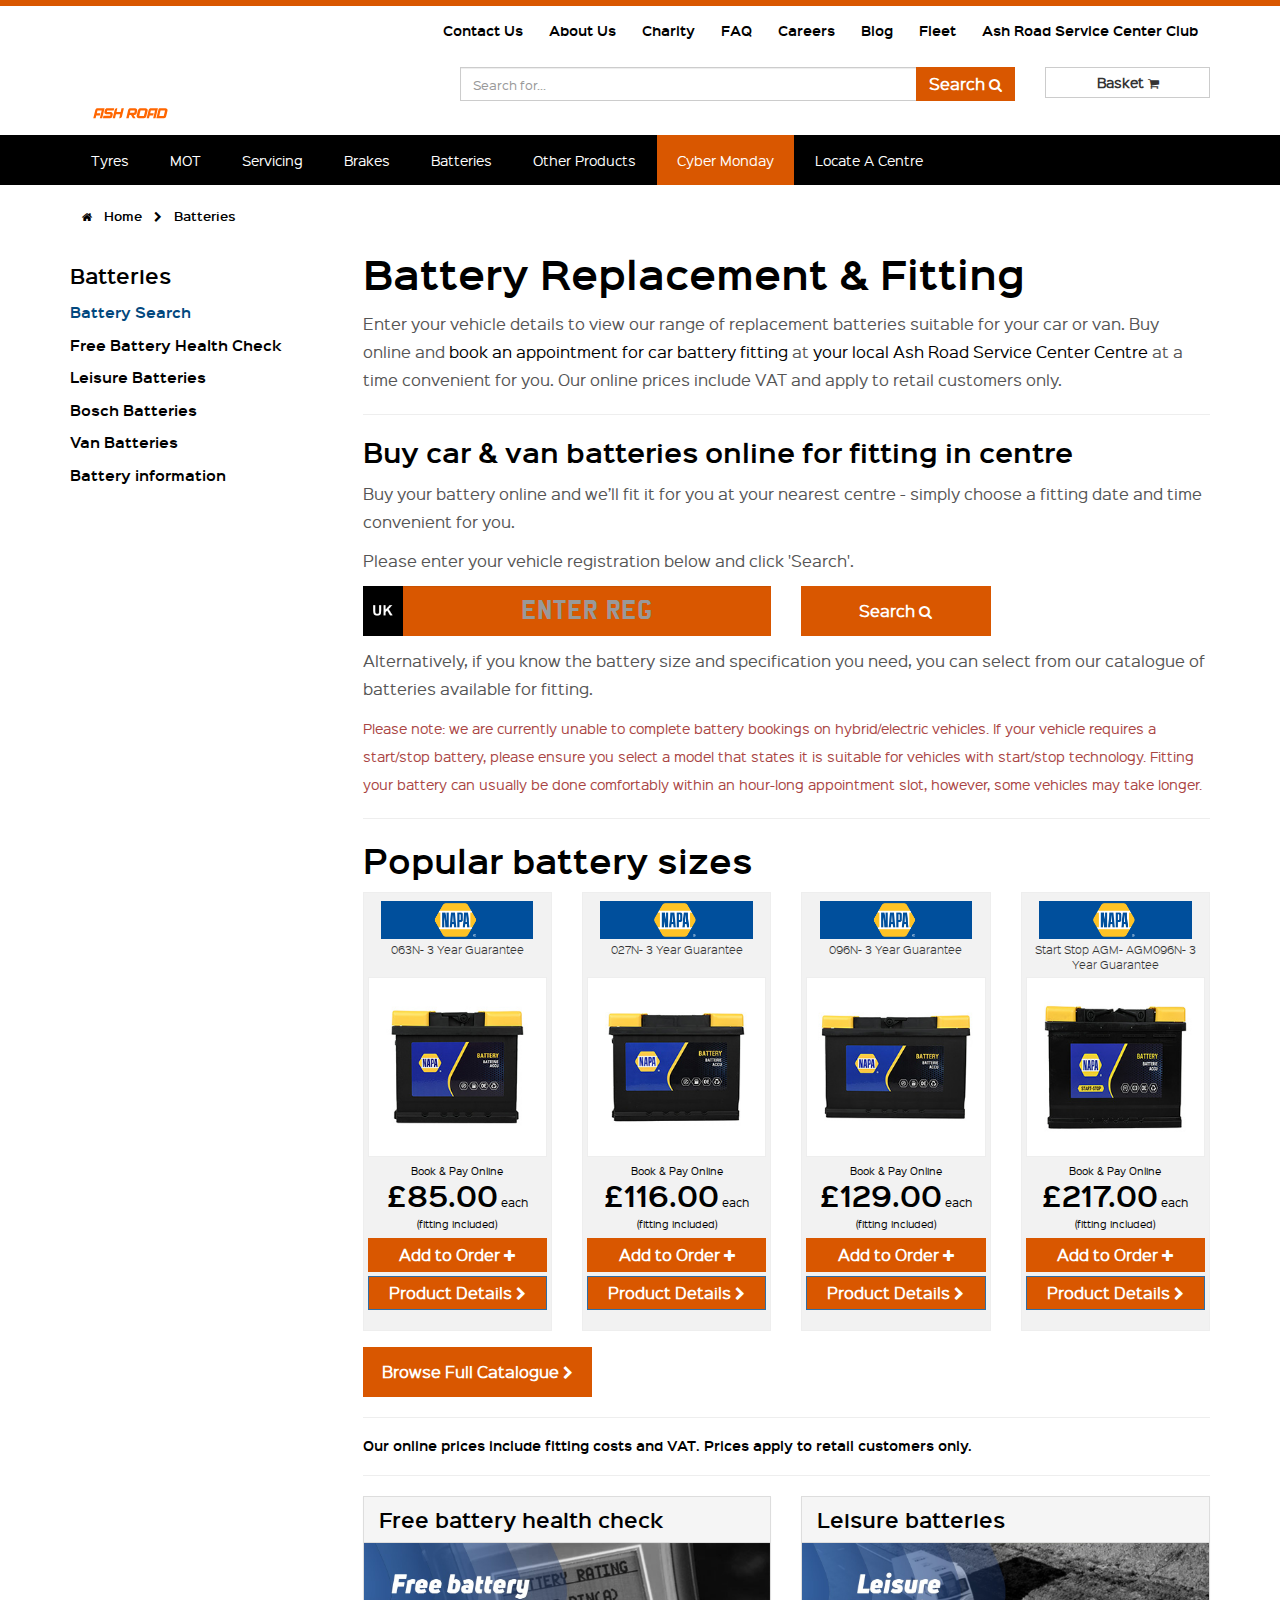
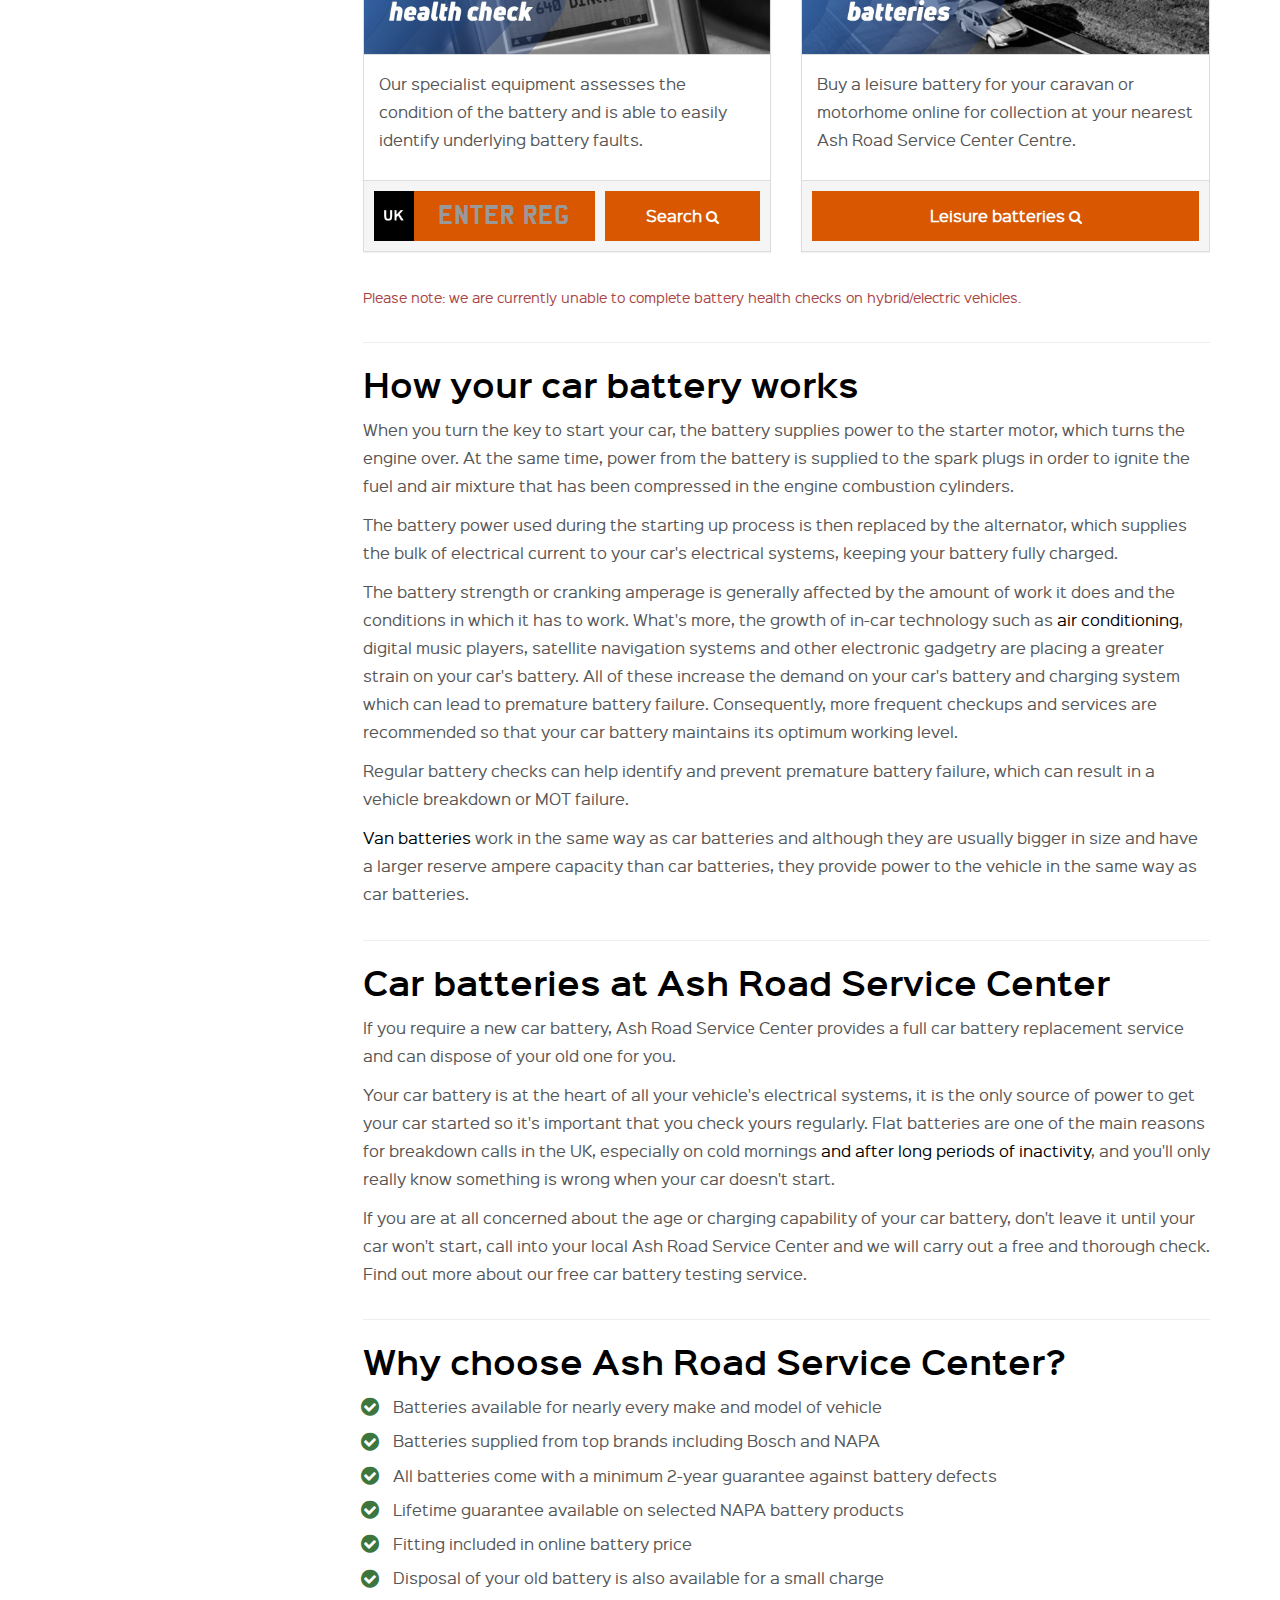
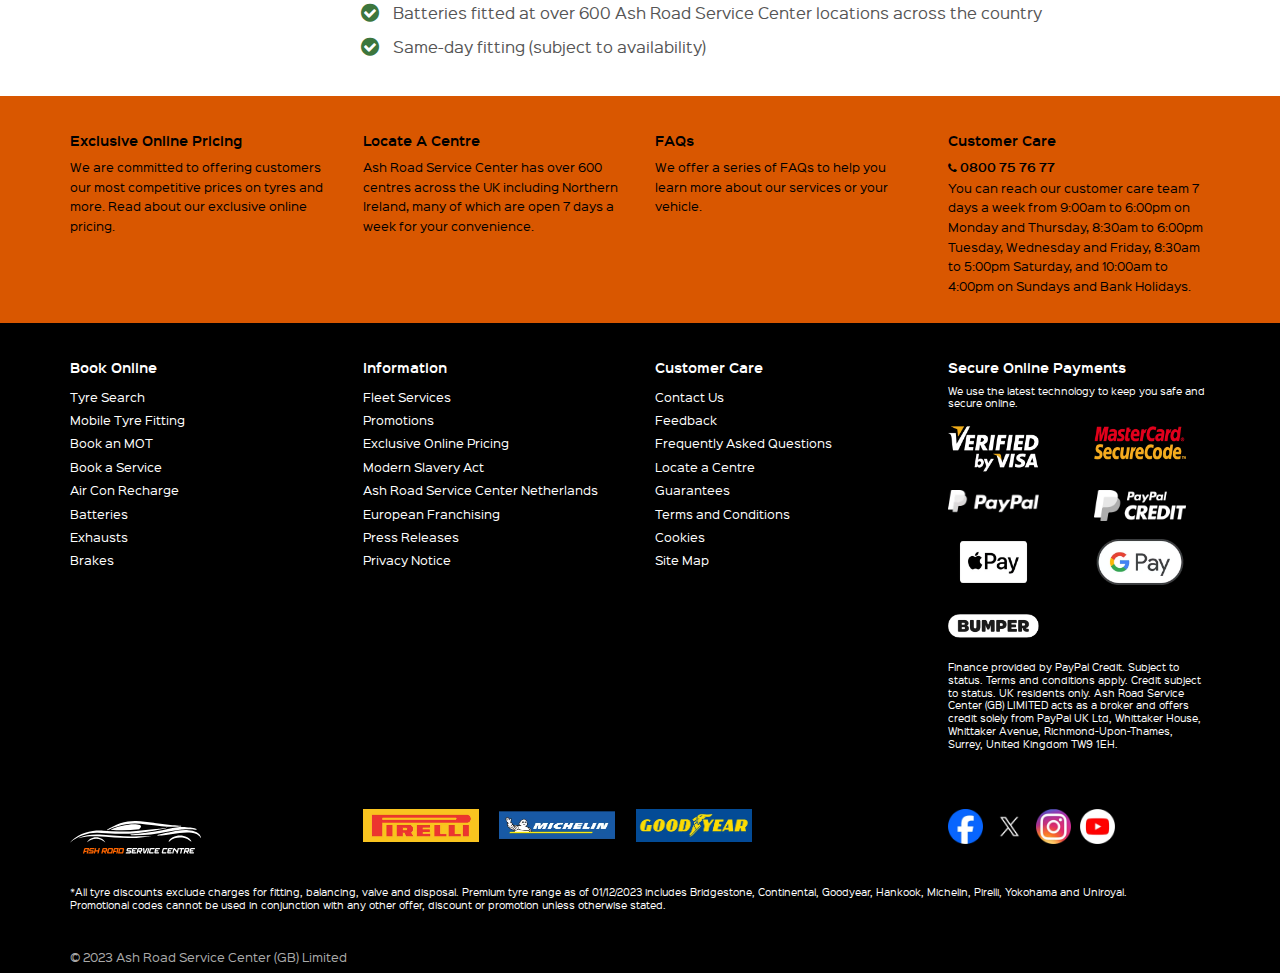
<file: batteries.html>
<!DOCTYPE html>
<html lang="en-gb">
<head>
        
		<title>Battery Replacement & Fitting For Cars & Vans | Ash Road Service Center</title>
		
		<meta charset="windows-1252"/>
		<meta http-equiv="X-UA-Compatible" content="IE=edge" />
		<meta name="viewport" content="width=device-width, initial-scale=1.0">

		<meta name="Keywords" content="batteries, car batteries, van batteries, buy batteries, cheap batteries, best batteries, value batteries, replacement batteries, battery, car battery, van battery, buy battery, cheap battery, best battery, value battery, replacement battery" />
		<meta name="Description" content="If you require a new car or van battery, Ash Road Service Center provides a full battery replacement service & can dispose of your old one for you. Find what you need today." />

		<meta name="robots" content="max-image-preview:large">


		<!-- Open Graph Tags -->
		<meta property="og:title" content="Battery Replacement & Fitting For Cars & Vans" />
		<meta property="og:site_name" content="Ash Road Service Center" />
		<meta property="og:url" content="batteries.html" />
		<meta property="og:image" content="images/og/kwikfit.jpg" />
		<meta property="og:image:width" content="762" />
		<meta property="og:image:height" content="400" />
		<link rel="canonical" href="batteries.html" />

		<link href="frameworks/mmenu/dist/mmenu.css" rel="stylesheet" />
		<script src="frameworks/mmenu/dist/mmenu.js"></script>
		
		<link href="css/style.css" rel="stylesheet"  media="all">
		<link href="frameworks/jquery-ui/1.13.2/jquery-ui.min.css" rel="stylesheet" media="all">


		<script src="frameworks/bootstrap/3.4.1/dist/js/bootstrap.min.js"></script>
		<script src="frameworks/jquery/3.7.0/jquery-3.7.0.min.js" ></script>
		<script src="frameworks/jquery-ui/1.13.2/jquery-ui.min.js" ></script>
		<script src="frameworks/jquery-touch-punch/0.2.3/jquery.ui.touch-punch.min.js"></script>
		

		<script src="frameworks/swz-format-date-time/1.1.0/jquery.swz-format-date-time.js"  ></script>
		<script src="frameworks/jquery-sortelements/1.0.0/jquery-sortelements.js"  ></script>
		<script src="frameworks/bootstrap-switch/3.3.2/dist/js/bootstrap-switch.min.js"></script>
		<script src="frameworks/modal_tyre-size-options/1.1.0/modal_tyre-size-options.js"></script>		
		<script src="frameworks/modal_basic/1.0.0/modal_basic.js" ></script>	
		<script src="frameworks/modal_vehicle-list/1.0.0/modal_vehicle-list.js"></script>		
		<script src="js/app.js"></script>	

		<!-- Touch Icons -->
		<link rel="apple-touch-icon-precomposed" href="images/touch-icons/apple-touch-icon-precomposed.html"><!-- For non-Retina iPhone, iPod Touch, and Android 2.1+ devices: -->
		<link rel="apple-touch-icon-precomposed" sizes="72x72" href="images/touch-icons/apple-touch-icon-72x72-precomposed.png"><!-- For the iPad mini and the first- and second-generation iPad on iOS = 6: -->
		<link rel="apple-touch-icon-precomposed" sizes="76x76" href="images/touch-icons/apple-touch-icon-76x76-precomposed.png"><!-- For the iPad mini and the first- and second-generation iPad on iOS = 7: -->
		<link rel="apple-touch-icon-precomposed" sizes="114x114" href="images/touch-icons/apple-touch-icon-114x114-precomposed.png"><!-- For iPhone with high-resolution Retina display running iOS = 6: -->
		<link rel="apple-touch-icon-precomposed" sizes="120x120" href="images/touch-icons/apple-touch-icon-120x120-precomposed.png"><!-- For iPhone with high-resolution Retina display running iOS = 7: -->
		<link rel="apple-touch-icon-precomposed" sizes="144x144" href="images/touch-icons/apple-touch-icon-144x144-precomposed.png"><!-- For iPad with high-resolution Retina display running iOS = 6: -->
		<link rel="apple-touch-icon-precomposed" sizes="152x152" href="images/touch-icons/apple-touch-icon-152x152-precomposed.png"><!-- For iPad with high-resolution Retina display running iOS = 7: -->
		<link rel="icon" sizes="192x192" href="images/touch-icons/apple-touch-icon.png"><!-- Chrome v31+ for Android -->
	</head>
<body>

		<a id="top" name="top"></a>
		<div id="page">
		<!-- MAIN-HEADER -->
		<!-- MAIN-HEADER -->
		<header class="container-fluid kf-main-header hidden-xs">
			<div class="container">
				<!-- Top Menu -->
				<nav class="kf-top-menu hidden-xs">
					<ul class="nav nav-pills pull-right">
						<li class=""><a href="#">Contact Us</a></li>
						<li class=""><a href="#">About Us</a></li>
						<li class=""><a href="#">Charity</a></li>
						<li class=""><a href="#">FAQ</a></li>
						<li class=""><a href="#">Careers</a></li>
						<li class=""><a href="#">Blog</a></li>
						<li class=""><a href="#">Fleet</a></li>
						<li class=""><a href="#">Ash Road Service Center Club</a></li>
					</ul>
				</nav>

				<!-- KF LOGO AND SEARCH -->
				<div class="kf-logo-and-search">
					<div class="row">
						<div class="col-xs-6 col-sm-4 col-md-3 col-lg-3">
							<a href="#"><img class="main-logo img-responsive"
									src="images/og/Logo Footer.svg" alt="Ash Road Service Center logo blue"
									width="600" height="120"></a>
						</div>
						<div class="col-xs-6 col-sm-6 col-md-6 col-md-offset-1 col-lg-6 col-lg-offset-1">
							<form id="frmSearch" name="frmSearch" class="" method="post" action="#">
								<div class="input-group">
									<input type="text" class="text-regular form-control" name="zoom_query"
										placeholder="Search for...">
									<span class="input-group-btn">
										<button class="btn btn-kf btn-kf-orange" type="submit">
											<span class="hidden-xs">Search</span>
											<i class="fa fa-search"></i>
										</button>
									</span>
								</div><!-- /input-group -->
							</form>
						</div>
						<div class="hidden-xs col-sm-2 col-md-2 col-lg-2">
							<a class="btn btn-kf btn-default btn-basket btn-block" href="#">
								<span class="hidden-xs">Basket <i class="fa fa-shopping-cart"></i></span>
							</a>
						</div>
					</div>
				</div>
			</div>
		</header>

		<!-- MAIN MENU -->
		<nav class="container-fluid kf-main-menu hidden-xs" data-spy="affix" data-offset-top="124">
			<div class="container">

				<!-- Collapsable Submenu Button -->
				<div class="kf-main-menu-header visible-xs">
					<div class="kf-main-menu-header_title">Main Menu</div>
					<button type="button" class="btn btn-kf btn-kf-orange kf-main-menu-header_button"
						data-toggle="collapse" data-target="#bs-example-navbar-collapse-2"><i
							class="fa fa-bars"></i></button>
				</div>

				<div class="collapse navbar-collapse kf-main-menu-list" id="bs-example-navbar-collapse-2">

					<ul class="nav navbar-nav navbar-left">
						<li class="show-on-affix hidden-xs"><a href="#"><img class="main-logo"
									src="images/template/main-logo_600x120_white.png" alt="Ash Road Service Center logo white"></a>
						</li>
						<li class="visible-xs"><a href="#"><i class="fa fa-home"
									style="font-size:16px !important;"></i>&nbsp;&nbsp;Home</a></li>
						<li class="megamenu-dropdown">
							<a href="#" class="megamenu-dropdown-link">Tyres</a>
							<div class="megamenu-dropdown-container-fluid hidden-xs tyres">
								<div class="container">
									<div class="megamenu-dropdown-content">
										<div class="row">
											<div class="col-sm-3">
												<h4><a href="#">Tyres</a></h4>
												<ul>
													<li><a href="#">Buy Tyres Online</a></li>
													<li><a href="#">Mobile Tyre Fitting</a></li>
													<li><a href="#">Express Tyre Fitting</a></li>
													<li><a href="#">Free Tyre Check</a></li>
													<li><a href="#">Tyre Sealant</a></li>
													<li><a href="#">Space Saver Spare Wheels</a></li>
													<li><a href="#">Tyre Swap</a></li>
												</ul>

												<h4><a href="#">Tyre Manufacturers</a></h4>

												<ul>
													<li><a href="#">Pirelli</a></li>
													<li><a href="#">Michelin</a></li>
													<li><a href="#">Goodyear</a></li>
													<li><a href="#">Arrowspeed</a>
													</li>
													<li><a href="#">Bridgestone</a>
													</li>
													<li><a href="#">Continental</a>
													</li>
													<li><a href="#">Dunlop</a></li>
													<li><a href="#">Hankook</a></li>
													<li><a href="#">Yokohama</a></li>
													<li><a href="#">BF Goodrich</a>
													</li>
													<li><a href="#">Uniroyal</a></li>
												</ul>
											</div>

											<div class="col-sm-3">
												<h4><a href="#">Types of Tyre</a></h4>
												<ul>
													<li><a href="tyres/types-of-tyre/summer-tyres.html">Summer Tyres</a></li>
													<li><a href="tyres/types-of-tyre/winter-tyres.html">Winter Tyres</a></li>
													<li><a href="tyres/types-of-tyre/all-season-tyres.html">All Season Tyres</a> </li>
													<li><a href="tyres/types-of-tyre/run-flat-tyres.html">Runflat Tyres</a> </li>
													<li><a href="tyres/types-of-tyre/4x4-tyres.html">4x4 Tyres</a> </li>
													<li><a href="tyres/types-of-tyre/reinforced-tyres.html">Reinforced Tyres</a> </li>
													<li><a href="tyres/types-of-tyre/caravan-and-motorhome-tyres.html">Caravan &amp; Motorhome Tyres</a>
													<li>
													<li><a href="tyres/types-of-tyre/van-tyres.html">Van Tyres</a> </li>
													<li><a href="tyres/types-of-tyre/ev-tyres.html">Electric Vehicle Tyres</a> </li>
													<li><a href="tyres/types-of-tyre/hybrid-tyres.html">Hybrid Tyres</a>
													</li>
													<li><a href="tyres/types-of-tyre/homologated-tyres.html">Homologated Tyres</a> </li>
												</ul>

												<h4><a href="#">Ash Road Service Center Club</a></h4>
												<ul>
													<li><a href="#">Subscribe and Save</a> </li>
												</ul>
												<h4><a href="#">Tyre Insurance</a></h4>
												<ul>
													<li><a href="#">TyreCare</a> </li>
												</ul>
											</div>

											<div class="col-sm-3">
												<h4><a href="#">Tyre Information</a></h4>
												<ul>
													<li><a href="#">Looking After Tyres</a> </li>
													<li><a href="#">PROJECT TREE</a></li>
													<li><a href="#">How Tyres Are Made</a> </li>
													<li><a href="#">New Valves</a> </li>
													<li><a href="#">Spare Tyres</a>
													</li>
													<li><a href="#">Flat Tyre Advice</a> </li>
													<li><a href="#">Tyre Age</a> </li>
													<li><a href="#">Tyre Labelling</a> </li>
													<li><a href="#">Tyre
															Pressure Search</a> </li>
													<li><a href="#">TPMS</a> </li>
													<li><a href="#">Tyre Repair</a>
													</li>
													<li><a href="#">UK Tyre Law</a>
													</li>
													<li><a href="#">Wheel Balancing</a> </li>
													<li><a href="#">Writing On My Tyres</a> </li>
													<li><a href="#">Metal Valve Covers</a> </li>
													<li><a href="#">Tyre Speed Rating</a> </li>
													<li><a href="#">Tyre Load Index</a> </li>
													<li><a href="#">How to Change a Tyre</a> </li>
													<li><a href="#">Replacing Tyres in Axle Pairs</a>
													<li>
													<li><a href="#">Tyres For Your Vehicle</a> </li>
													<li><a href="#">205 55 R16 Tyres</a> </li>
												</ul>
											</div>


											<div class="col-sm-3">
												<h4><a href="#">Tyre Offers</a></h4>

												<ul>
													<li><a href="#"><img
																src="assets/kwikfit/kfcm_50_cmdeals_500x500.webp"
																alt="Grab a bargain in our Cyber Monday Sale! "
																class="img-responsive" width="300" height="300"></a>
													</li>
													<li><a href="#">Grab a bargain in our Cyber Monday Sale!
														</a></li>
												</ul>

											</div>

										</div>

									</div>
								</div>
							</div>
						</li>
						<li class="megamenu-dropdown">
							<a href="mot.html" class="megamenu-dropdown-link">MOT</a>
							<div class="megamenu-dropdown-container-fluid hidden-xs mot">
								<div class="container">
									<div class="megamenu-dropdown-content">
										<div class="row">
											<div class="col-sm-3">
												<h4><a href="#">MOT</a></h4>
												<ul>
													<li><a href="#">Book Your MOT</a></li>
													<li><a href="#">When is my MOT due?</a>
													</li>
												</ul>

												<h4><a href="#">MOT &amp; Service</a></h4>
												<ul>
													<li><a href="#">Book A Combined Service And
															MOT</a></li>
												</ul>

												<h4><a href="#">MOT Information</a>
												</h4>
												<ul>
													<li><a href="#">MOT failure and retest</a> </li>
													<li><a href="#">MOT test checks</a> </li>
													<li><a href="#">Pre-MOT Checks</a></li>
													<li><a href="#">Driving With No MOT</a> </li>
												</ul>
											</div>

											<div class="col-sm-3">
												<h4><a href="#">Reminder Service</a></h4>
												<ul>
													<li><a href="#">MOT Reminder Service</a>
													</li>
												</ul>

												<h4><a href="#">Ash Road Service Center Club</a></h4>
												<ul>
													<li><a href="#">Subscribe and Save</a> </li>
												</ul>
											</div>

											<div class="col-sm-3">
												<h4><a href="#">Class 7 MOTs</a></h4>
												<ul>
													<li><a href="#">Class 7 MOTs</a> </li>
												</ul>
											</div>

											<div class="col-sm-3">

												<h4><a href="#">Book Today</a></h4>
												<ul>
													<li><a href="#"><img src="assets/kwikfit/mot_500x500.webp"
																alt="Book your MOT today at over 500 centres nationwide"
																class="img-responsive" width="300" height="300"></a>
													</li>
													<li><a href="#">Book your MOT today at over 500 centres
															nationwide</a></li>
												</ul>

											</div>
										</div>

									</div>
								</div>
							</div>
						</li>
						<li class="megamenu-dropdown">
							<a href="servicing.html" class="megamenu-dropdown-link">Servicing</a>
							<div class="megamenu-dropdown-container-fluid hidden-xs servicing">
								<div class="container">
									<div class="megamenu-dropdown-content">
										<div class="row">
											<div class="col-sm-3">
												<h4><a href="#">Servicing</a></h4>
												<ul>
													<li><a href="#">Book Your Service</a></li>
												</ul>

												<h4><a href="#">MOT &amp; Service</a></h4>
												<ul>
													<li><a href="#">Book A Combined Service And MOT</a></li>
												</ul>

												<h4><a href="#">Service Pricing</a></h4>
												<ul>
													<li><a href="#">Service Pricing</a></li>
												</ul>

												<h4><a href="#">Service Packages</a></h4>
												<ul>
													<li><a href="#">Interim &amp; Full Service</a></li>
													<li><a href="#">Manufacturer Service</a></li>
													<li><a href="#">Engine Oil and Filter Change</a></li>
												</ul>

											</div>

											<div class="col-sm-3">
												<h4><a href="#">Servicing Information</a></h4>
												<ul>
													<li><a href="#">What service do I need?</a></li>
													<li><a href="#">Why service your car?</a></li>
													<li><a href="#">What's included in my service?</a></li>
													<li><a href="#">Servicing for your vehicle</a></li>
												</ul>

												<h4><a href="#">Ash Road Service Center Club</a></h4>
												<ul>
													<li><a href="#">Subscribe and Save</a></li>
												</ul>

												<h4><a href="#">Pollen Filters</a></h4>
												<ul>
													<li><a href="#">Air Cabin Filters</a></li>
												</ul>
											</div>


											<div class="col-sm-3">
												<h4><a href="#">Van Service</a></h4>
												<ul>
													<li><a href="#">Van Service</a></li>
												</ul>
												<h4><a href="#">EV Service</a></h4>
												<ul>
													<li><a href="#">Electric Vehicle Service</a></li>
												</ul>
												<h4><a href="#">Hybrid Service</a></h4>
												<ul>
													<li><a href="#">Hybrid Service</a></li>
												</ul>
											</div>


											<div class="col-sm-3">
												<h4><a href="#">Book Today</a></h4>
												<ul>
													<li><a href="#"><img
																src="assets/kwikfit/146_motandservice_500x500.webp"
																alt="Save When You Book An MOT & Service Together! Prices from &pound;146."
																class="img-responsive" width="300" height="300"></a>
													</li>
													<li><a href="#">Save When You Book An MOT &
															Service Together! Prices from &pound;146.</a></li>
												</ul>

											</div>
										</div>

									</div>
								</div>
							</div>
						</li>
						<li class=""><a href="brakes.html">Brakes</a></li>

						<li class=""><a href="batteries.html">Batteries</a></li>

						<li class="megamenu-dropdown">
							<a href="#" class="megamenu-dropdown-link visible-xs visible-lg">Other
								Products</a><a href="#" class="megamenu-dropdown-link hidden-xs hidden-lg">Other</a>
							<div class="megamenu-dropdown-container-fluid hidden-xs other-products">
								<div class="container">
									<div class="megamenu-dropdown-content">
										<div class="row">
											<div class="col-sm-3">

												<h4><a href="#">ADAS</a></h4>
												<ul>
													<li><a href="#">ADAS Calibration</a></li>
												</ul>

												<h4><a href="#">Air Conditioning</a></h4>
												<ul>
													<li><a href="#">Book Your Recharge</a></li>
													<li><a href="#">Free Air Con Check</a></li>
													<li><a href="#">Air Con Debug</a></li>
												</ul>

												<h4><a href="#">Battery</a></h4>
												<ul>
													<li><a href="#">Battery Search</a></li>
													<li><a href="#">Free Battery Health Check</a></li>
													<li><a href="#">Battery Information</a></li>
													<li><a href="#">Leisure Batteries</a></li>
													<li><a href="#">Bosch Batteries</a></li>
												</ul>

												<h4><a href="#">Brakes</a></h4>
												<ul>
													<li><a href="#">Book Your Free Brake Check</a></li>
													<li><a href="#">Brake Information</a></li>
													<li><a href="#">Brake Fluid Change</a></li>
													<li><a href="#">Van Brakes</a></li>
												</ul>
											</div>

											<div class="col-sm-3">

												<h4><a href="#">Bike Repair</a></h4>
												<ul>
													<li><a href="#">Bike & E-Bike Repairs & Servicing</a></li>
													<li><a href="#">Bike Repairs � Bristol</a></li>
													<li><a href="#">Bike Repairs � London</a></li>
												</ul>

												<h4><a href="#">Bulbs</a></h4>
												<ul>
													<li><a href="#">Bulbs</a></li>
													<li><a href="#">HID Bulbs</a></li>
												</ul>

												<h4><a href="#">Car Mats</a></h4>
												<ul>
													<li><a href="#">Order Tailor-fitted Car Mats</a></li>
												</ul>

												<h4><a href="#">Diagnostics</a></h4>
												<ul>
													<li><a href="#">Book A Fault Code Check</a></li>
													<li><a href="#">What Do Your Dashboard Warning Lights Mean?</a></li>
												</ul>

												<h4><a href="#">Engine Treatments</a></h4>
												<ul>
													<li><a href="#">Engine Treatments</a></li>
												</ul>

												<h4><a href="#">Exhausts</a></h4>
												<ul>
													<li><a href="#">Book Your Appointment</a></li>
													<li><a href="#">Exhaust Information</a></li>
													<li><a href="#">Free Exhaust Check</a></li>
												</ul>
											</div>


											<div class="col-sm-3">
												<h4><a href="#">Suspension</a></h4>
												<ul>
													<li><a href="#">Suspension</a></li>
												</ul>

												<h4><a href="#">Tyre Products</a></h4>
												<ul>
													<li><a href="#">Tyre Sealant</a></li>
													<li><a href="#">Space Saver Spare Wheels</a></li>
													<li><a href="#">Tyre Insurance</a></li>
												</ul>

												<h4><a href="#">Vehicle Safety Check</a></h4>
												<ul>
													<li><a href="#">Book Your Free Appointment</a></li>
												</ul>

												<h4><a href="#">Wheel Alignment</a></h4>
												<ul>
													<li><a href="#">Free Alignment Check</a></li>
												</ul>

												<h4><a href="#">Windscreen Wipers</a></h4>
												<ul>
													<li><a href="#">Windscreen Wipers</a></li>
													<li><a href="#">When To Change Your Wipers</a></li>
													<li><a href="#">Looking After Your Windscreen Wipers</a></li>
												</ul>
											</div>

											<div class="col-sm-3">
												<h4><a href="#">Other Products</a></h4>
												<ul>
													<li><a href="#"><img
																src="assets/kwikfit/kwikfitclub_megamenu_500x500.webp"
																alt="Join Ash Road Service Center Club today and combine your regular vehicle maintenance costs into a simple monthly subscription"
																class="img-responsive" width="300" height="300"></a>
													</li>
													<li><a href="#">Join Ash Road Service Center Club today and combine your regular
															vehicle maintenance costs into a simple monthly
															subscription</a></li>
												</ul>
											</div>

										</div>

									</div>
								</div>
							</div>
						</li>


						<li class="megamenu-dropdown hidden">
							<a href="#" class="megamenu-dropdown-link ">Fleet</a>
							<div class="megamenu-dropdown-container-fluid hidden-xs fleet">
								<div class="container">
									<div class="megamenu-dropdown-content">
										<div class="row">
											<div class="col-sm-3">
												<h4><a href="#">Fleet</a></h4>
												<ul>
													<li><a href="#">About Ash Road Service Center Fleet</a></li>
													<li><a href="#">Contact Ash Road Service Center Fleet</a></li>
													<li><a href="#">Sign Up With Ash Road Service Center Fleet</a></li>
													<li><a href="#">Our Fleet Network</a></li>
													<li><a href="#">Products & Services</a></li>
													<li><a href="#">Delivering Customer Service</a></li>
													<li><a href="#">Fleet Drivers</a></li>
												</ul>
											</div>

											<div class="col-sm-3">
												<h4><a href="#">Fleet Bookings</a></h4>
												<ul>
													<li><a href="#">Fleet Bookings</a></li>
												</ul>
											</div>


											<div class="col-sm-3">

											</div>

											<div class="col-sm-3">

												<h4><a href="#">Fleet</a></h4>
												<ul>
													<li><a href="#"><img
																src="images/template/mega-menu_other-products.jpg"
																width="100%"
																alt="We Offer All Kinds Of Services For Your Car"></a>
													</li>
													<li><a href="#">We Offer All Kinds Of Services For
															Your Car</a></li>
												</ul>
											</div>
										</div>

									</div>
								</div>
							</div>
						</li>

						<li class="highlight-cyber"><a href="#">Cyber Monday</a></li>

						<li class="">
							<a href="#" class="visible-xs visible-lg">Locate A Centre</a><a href="#"
								class="hidden-xs hidden-lg">Centres</a>
						</li>
						<li class="show-on-affix hidden-xs"><a href="#" class="fa-home-link"><i
									class="fa fa-shopping-cart"></i></a></li>
					</ul>


					<ul class="nav navbar-nav navbar-left visible-xs">
						<li class=""><a href="#">Contact Us</a></li>
						<li class=""><a href="#">About Us</a></li>
						<li class=""><a href="#">Charity</a></li>
						<li class=""><a href="#">FAQ</a></li>
						<li class=""><a href="#">Careers</a></li>
						<li class=""><a href="#">Blog</a></li>
						<li class=""><a href="#">Fleet</a></li>
						<li class=""><a href="#">Ash Road Service Center Club</a></li>

						<li class="visible-xs"><a href="#"><i class="fa fa-shopping-cart"
									style="font-size:16px !important;"></i>&nbsp;&nbsp;Basket</a></li>
					</ul>


					<ul class="nav navbar-nav navbar-right hidden-xs">
						<li class="show-on-affix"><a href="#top"><i class="fa fa-chevron-up kf-yellow"></i></a></li>
					</ul>
				</div>

				<!--<div class="show-on-affix">Show On Affix</div>
				<div class="hide-on-affix">Hide On Affix</div>-->
			</div>
		</nav>


		<nav class="navbar navbar-default navbar-mm-kf  hidden-sm hidden-md hidden-lg">
			<div class="container">
				<div class="navbar-header">
					<a href="#menu"
						class="btn btn-kf btn-kf-orange kf-main-menu-header_button menu-trigger navbar-toggle"> <i
							class="fa fa-bars"></i></a>
					<a href="#" class="btn btn-kf btn-kf-orange kf-main-menu-header_button menu-btn navbar-toggle"> <i
							class="fa fa-shopping-cart"></i></a>
					<a class="navbar-brand" href="#"><img src="images/og/Logo Footer.svg"
							class="img-responsive" width="140" height="28" /></a>
				</div>
			</div>
		</nav>

		<nav id="menu" class="hidden-sm hidden-md hidden-lg">
			<ul>
				<li class="1">
					<span>Tyres</span>
					<ul>
						<li class=""><a href="#">Buy Tyres Online</a></li>
						<li class=""><a href="#">Mobile Tyre Fitting</a></li>
						<li class=""><a href="#">Express Tyre Fitting</a></li>
						<li class=""><a href="#">Free Tyre Check</a></li>
						<li class=""><a href="#">Tyre Sealant</a></li>
						<li class=""><a href="#">Space Saver Spare Wheels</a></li>
						<li class=""><a href="#">Tyre Swap</a></li>
						<li class="">
							<span>Tyre Manufacturers</span>
							<ul>
								<li class="">
									<span>Pirelli</span>
									<ul>
										<li class=""><a href="#">Pirelli Tyres</a></li>
										<li class=""><a href="#">Pirelli Performance Centres</a></li>
									</ul>
								</li>
								<li class=""><a href="#">Michelin</a></li>
								<li class=""><a href="#">Goodyear</a></li>
								<li class=""><a href="#">Arrowspeed</a></li>
								<li class=""><a href="#">Bridgestone</a></li>
								<li class=""><a href="#">Continental</a></li>
								<li class=""><a href="#">Dunlop</a></li>
								<li class=""><a href="#">Hankook</a></li>
								<li class=""><a href="#">Yokohama</a></li>
								<li class=""><a href="#">BF Goodrich</a></li>
								<li class=""><a href="#">Uniroyal</a></li>
								<li class=""><a href="#">Budget Tyres</a></li>
							</ul>

						</li>
						<li class="">
							<span>Types Of Tyre</span>
							<ul>
								<li class=""><a href="tyres/types-of-tyre/summer-tyres.html">Summer Tyres</a></li>
								<li class=""><a href="tyres/types-of-tyre/winter-tyres.html">Winter Tyres</a></li>
								<li class=""><a href="tyres/types-of-tyre/all-season-tyres.html">All Season Tyres</a></li>
								<li class=""><a href="tyres/types-of-tyre/run-flat-tyres.html">Runflat Tyres</a></li>
								<li class=""><a href="tyres/types-of-tyre/4x4-tyres.html">4x4 Tyres</a></li>
								<li class=""><a href="tyres/types-of-tyre/reinforced-tyres.html">Reinforced Tyres</a></li>
								<li class=""><a href="tyres/types-of-tyre/caravan-and-motorhome-tyres.html">Caravan & Motorhome Tyres</a></li>
								<li class=""><a href="tyres/types-of-tyre/van-tyres.html">Van Tyres</a></li>
								<li class=""><a href="tyres/types-of-tyre/ev-tyres.html">Electric Vehicle Tyres</a></li>
								<li class=""><a href="tyres/types-of-tyre/hybrid-tyres.html">Hybrid Tyres</a></li>
								<li class=""><a href="tyres/types-of-tyre/homologated-tyres.html">Homologated Tyres</a></li>
							</ul>
						</li>
						<li class=""><a href="#">Tyre Insurance</a></li>
						<li class=""><a href="#">Ash Road Service Center Club</a></li>
						<li class="">
							<span>Tyre Information</span>
							<ul>
								<li class=""><a href="#">Looking After Tyres</a></li>
								<li class=""><a href="#">PROJECT TREE</a></li>
								<li class=""><a href="#">How Tyres Are Made</a></li>
								<li class=""><a href="#">New Valves</a></li>
								<li class=""><a href="#">Spare Tyres</a></li>
								<li class=""><a href="#">Tyre Age</a></li>
								<li class=""><a href="#">Tyre Labelling</a></li>
								<li class=""><a href="#">Tyre Pressure Search</a></li>
								<li class=""><a href="#">TPMS</a></li>
								<li class=""><a href="#">Tyre Repair</a></li>
								<li class=""><a href="#">UK Tyre Law</a></li>
								<li class=""><a href="#">Wheel Balancing</a></li>
								<li class=""><a href="#">Writing On My Tyres</a></li>
								<li class=""><a href="#">Metal Valve Covers</a></li>
								<li class=""><a href="#">Tyre Speed Rating</a></li>
								<li class=""><a href="#">Tyre Load Index</a></li>
								<li class=""><a href="#">How to Change a Tyre</a></li>
								<li class=""><a href="#">Replacing Tyres in Axle Pairs</a></li>
								<li class=""><a href="#">Tyres For Your Vehicle</a></li>
								<li class=""><a href="#">205 55 R16 Tyres</a></li>
							</ul>

						</li>
					</ul>
				</li>
				<li class="">
					<span>MOT</span>
					<ul>
						<li class=""><a href="#">Book Your MOT</a></li>
						<li class=""><a href="#">When is my MOT due?</a></li>
						<li class=""><a href="#">Book a Combined MOT & Service</a></li>
						<li class="">
							<span>MOT information</span>
							<ul>
								<li class=""><a href="#">Pre-MOT Checks</a></li>
								<li class=""><a href="#">MOT failure and
										retest</a></li>
								<li class=""><a href="#">MOT test checks</a></li>
								<li class=""><a href="#">Driving With No MOT</a></li>
							</ul>
						</li>
						<li class=""><a href="#">MOT Reminder Service</a></li>
						<li class=""><a href="#">Class 7 MOTs</a></li>
					</ul>
				</li>
				<li class="">
					<span>Servicing</span>
					<ul>
						<li class=""><a href="#">Book Your Service</a></li>
						<li class="">
							<span>Servicing Information</span>
							<ul>
								<li class=""><a href="#">Why service your
										car?</a></li>
								<li class=""><a href="#">What service
										do I need?</a></li>
								<li class=""><a href="#">What's included in my service?</a>
								</li>
								<li class=""><a href="#">Servicing for your
										vehicle</a></li>
							</ul>
						</li>
						<li class="">
							<span>Service Packages</span>
							<ul>
								<li class=""><a href="#">Interim &amp;
										Full Service</a></li>
								<li class=""><a href="#">Manufacturer
										Service</a></li>
								<li class=""><a href="">Engine Oil
										and Filter Change</a></li>
							</ul>
						</li>
						<li class=""><a href="#">Service Pricing</a></li>
						<li class=""><a href="#">Van Service</a></li>
						<li class=""><a href="#">Electric Vehicle Service</a></li>
						<li class=""><a href="#">Hybrid Service</a></li>
						<li class=""><a href="#">Pollen Filters</a></li>
					</ul>
				</li>
				<li class="">
					<span>Brakes</span>
					<ul>
						<li class=""><a href="#">Book Your Free Brake Check</a></li>
						<li class="">
							<span>Brake Information</span>
							<ul>
								<li class=""><a href="#">How brakes work</a></li>
								<li class=""><a href="#">Our range of brakes</a></li>
							</ul>
						</li>
						<li class=""><a href="#">Brake Fluid Change</a></li>
						<li class=""><a href="#">Van Brakes</a></li>
					</ul>
				</li>
				<li class="">
					<span>Batteries</span>
					<ul>
						<li class=""><a href="#">Battery Search</a></li>
						<li class=""><a href="#">Free Battery Health Check</a></li>
						<li class=""><a href="#">Leisure Batteries</a></li>
						<li class=""><a href="#">Bosch Batteries</a></li>
						<li class=""><a href="#">Van Batteries</a></li>
						<li class=""><a href="#">Stop-start batteries</a></li>
						<li class="">
							<span>Battery information</span>
							<ul>
								<li class=""><a href="#">Battery care made easy</a></li>
								<li class=""><a href="#">Free battery check</a></li>
							</ul>
						</li>
					</ul>
				</li>
				<li class="">
					<span>Other Products</span>
					<ul>
						<li class=""><a href="#">ADAS Calibration</a></li>
						<li class="2">
							<span>Air Conditioning</span>
							<ul>
								<li class=""><a href="#">Book Your Recharge</a></li>
								<li class=""><a href="#">Free Air Con Check</a></li>
								<li class=""><a href="#">Air Con Debug</a></li>
							</ul>
						</li>
						<li class="">
							<span>Bike Repair</span>
							<ul>
								<li class=""><a href="#">Bike Repairs & Servicing</a></li>
								<li class=""><a href="#">Bike Repairs � Bristol</a></li>
								<li class=""><a href="#">Bike Repairs � London</a></li>
							</ul>
						</li>
						<li class="">
							<span>Bulbs</span>
							<ul>
								<li class=""><a href="#">Replacement Car Bulbs</a></li>
								<li class=""><a href="#">HID Bulbs</a></li>
							</ul>
						</li>
						<li class="">
							<span>Car Mats</span>
							<ul>
								<li class=""><a href="#">Order Tailor-fitted Car Mats</a></li>
								<li class=""><a href="#">Returns & Cancellations</a></li>
							</ul>
						</li>
						<li class="">
							<span>Diagnostics</span>
							<ul>
								<li class=""><a href="#">Book Your Appointment</a></li>
								<li class=""><a href="#">Dashboard Warning Lights</a></li>
							</ul>
						</li>
						<li class=""><a href="#">Engine Treatments</a></li>
						<li class="">
							<span>Exhausts</span>
							<ul>
								<li class=""><a href="#">Book Your Appointment</a></li>
								<li class="">
									<span>Exhaust Information</span>
									<ul>
										<li class=""><a href="#">Problem solving</a></li>
										<li class=""><a href="#">Catalytic converters</a></li>
										<li class=""><a href="#">Diesel Particulate Filters</a></li>
										<li class=""><a href="#">Exhaust failure</a></li>
										<li class=""><a href="#">How exhausts work</a></li>
									</ul>
								</li>
								<li class=""><a href="#">Free exhaust check from Ash Road Service Center</a></li>
							</ul>
						</li>
						<li class=""><a href="#">Spare Wheels</a></li>
						<li class=""><a href="#">Suspension</a></li>
						<li class=""><a href="#">Vehicle Safety Check</a></li>
						<li class=""><a href="#">Wheel Alignment</a></li>
						<li class="">
							<span>Windscreen Wipers</span>
							<ul>
								<li class=""><a href="#">Wiper Blade Search</a></li>
								<li class=""><a href="#">When To Change Your Wipers</a></li>
								<li class=""><a href="#">Looking after your windscreen wipers</a></li>
							</ul>
						</li>
					</ul>

				</li>

				<li class=" highlight-cyber"><a href="#">Cyber Monday</a></li>

				<li class=""><a href="#">Careers</a></li>
				<li class=""><a href="#">Locate A Centre</a></li>
				<li class="">
					<span>Ash Road Service Center Club</span>
					<ul>
						<li class=""><a href="#">Join The Club</a></li>
						<li class=""><a href="#">Terms and Conditions</a></li>
					</ul>
				</li>
				<li class="1">
					<span>Contact Us</span>
					<ul>
						<li class=""><a href="#">Get In Touch</a></li>
						<li class=""><a href="#">Mailing List</a></li>
						<li class=""><a href="#">Customer Satisfaction</a></li>
						<li class=""><a href="#">Find My Local Centre</a></li>
					</ul>
				</li>
				<li class="">
					<span>More</span>
					<ul>
						<li class="">
							<span>About Us</span>
							<ul>
								<li class=""><a href="#">About Ash Road Service Center</a></li>
								<li class=""><a href="#">Our Values</a></li>
								<li class=""><a href="#">Our Staff</a></li>
								<li class=""><a href="#">Our History</a></li>
								<li class=""><a href="#">Our Environment</a></li>
								<li class=""><a href="#">Our Centres</a></li>
								<li class=""><a href="#">Our Services</a></li>
								<li class=""><a href="#">Our Cookies</a></li>
								<li class=""><a href="#">Our Terms and Conditions</a></li>
								<li class=""><a href="#">Our Guarantees</a></li>
								<li class=""><a href="#">Privacy Notice</a></li>
								<li class=""><a href="#">Privacy Summary</a></li>
								<li class=""><a href="#">Gender Pay Gap</a></li>
								<li class=""><a href="#">Modern Slavery Statement</a></li>
								<li class=""><a href="#">British Touring Car Championship</a></li>
							</ul>

						</li>
						<li class=""><a href="#">Charity</a></li>
						<li class=""><a href="#">FAQ</a></li>
						<li class=""><a href="#">Blog</a></li>
						<li class="">
							<span>Fleet</span>
							<ul>
								<li class=""><a href="#">About Ash Road Service Center Fleet</a></li>
								<li class=""><a href="#">Contact Ash Road Service Center Fleet</a></li>
								<li class=""><a href="#">Fleet Drivers</a></li>
								<li class=""><a href="#">Products &amp; Services</a></li>
								<li class=""><a href="#">Our Fleet Network</a></li>
								<li class=""><a href="#">Delivering Customer Service</a></li>
								<li class=""><a href="#">Sign Up With Ash Road Service Center Fleet</a></li>
							</ul>
						</li>

					</ul>
				</li>
			</ul>
		</nav>
	<script>

        $(document).ready(function(){

            const mmenu = new Mmenu( "#menu", {
               "navbar": {
                   title:"Main Menu"
               },
              "navbars": [
                  {
                     "position": "top",
                     "content": [
                        '<div class="header"><div class="logo"><a href="/"><img src="/images/template/main-logo_600x120_white.webp" class="img-responsive" width="140" height="28"/></a></div><div class="menu-close-icon"><i class="fa fa-times fa-2x close-mmenu cursor-pointer"></i></div>'
                        //'<div class="header"><div class="logo"><img src="/images/template/main-logo_600x120_blue.webp" class="img-responsive" width="140" height="28"/><div class="menu-close-icon"><i class="fa fa-times fa-2x close-mmenu cursor-pointer"></i></div></div>'
                     ]
                  },
                    {
                        "position": "bottom",
                        "content": [
                        "<a href='/about-us'>&copy; 2023 Ash Road Service Center (GB) Limited</a>"
                        ]
                    }
               ],
                offCanvas: {
                    // off-canvas options
                    "position": "left-front"
                },
                "setSelected": {
                  "hover": true,
                  "parent": true
               }
            }, {
                offCanvas: {
                    // off-canvas configuration
                }
            });

            const mmapi = mmenu.API;
            
            $("body").on("click",".close-mmenu",function(event){
                mmapi.close();
            });

            $("body").on("click","#menu li a",function(event){
                if(!$(this).hasClass("mm-listitem__btn")) {
                    $(".mmenu-loading-spinner").remove();
                    $(this).append(' <i class="fa fa-circle-o-notch fa-spin mmenu-loading-spinner"></i>')
                }
            });

            $( window ).resize(function() {
         //     mmapi.close();
            });
		});
	</script>	

		<!-- BREADCRUMBS -->
		
		<div class="container-fluid kf-breadcrumbs" data-spy="affix" data-offset-top="124">			
		
			<div class="container">
				<a href="index.html"><i class="fa fa-home"></i><span class="hidden-xs">Home</span></a><a href="batteries.html"><i class="fa fa-chevron-right"></i>Batteries</a>
			</div>
		</div>		<!-- MAIN ARTICLE -->
		<div class="container-fluid kf-main-article">
			<div class="container">
				<div class="row">
					
						<div class="col-xs-12 col-sm-4 col-md-3 col-lg-3">
							<!-- SUB-MENU -->
							<div class="kf-sub-menu">
						
								<!-- Collapsable Submenu Button -->
								<div class="kf-sub-menu-header visible-xs">
									<div class="kf-sub-menu-header_title">Submenu</div>
									<button type="button" class="btn btn-kf btn-kf-orange kf-sub-menu-header_button" data-toggle="collapse" data-target="#wp-submenu"><i class="fa fa-bars"></i></button>
								</div>
								
								<!-- Collapsable Submenu -->
								<div class="collapse navbar-collapse kf-sub-menu-list" id="wp-submenu" data-spy="affix"  >
									
<ul>
<li ><a href="batteries.html">Batteries</a>
<ul><li class="active"><a href="batteries.html">Battery Search</a>
</li><li><a href="batteries/free-battery-check.html">Free Battery Health Check</a>
</li><li><a href="batteries/information/leisure-batteries.html">Leisure Batteries</a>
</li><li><a href="batteries/information/bosch-batteries.html">Bosch Batteries</a>
</li><li><a href="batteries/information/van-batteries.html">Van Batteries</a>
</li><li><a href="batteries/information/battery-care-made-easy.html">Battery information</a>
<ul style="display:none;"><li><a href="batteries/information/battery-care-made-easy.html">Battery care made easy</a>
</li><li><a href="batteries/information/free-battery-check.html">Free battery check</a>
</li><li><a href="batteries/information/start-stop-batteries.html">Stop-start batteries</a>
</li></ul></li></ul></li></ul>
								</div>
								

								<style>
									@media (min-width: 768px) {
										#wp-submenu.affix { top: 130px; width: 213px; }
										#wp-submenu.affix-bottom { position: absolute; }
									}
									@media (max-width: 767px) { .affix { position: static; } }
								</style>
							</div><!--/.kf-sub-menu-->
						</div>
						<div class="col-xs-12 col-sm-8 col-md-9 col-lg-9">
						
							<!-- MAIN-CONTENT -->
							<div class="kf-main-content">						

					

	<h1>Battery Replacement & Fitting</h1>
	<p>Enter your vehicle details to view our range of replacement batteries suitable for your car or van. Buy online and <a href="batteries/free-battery-check.html">book an appointment for car battery fitting</a> at <a href="locate-a-centre.html">your local Ash Road Service Center Centre</a> at a time convenient for you. Our online prices include VAT and apply to retail customers only.</p>

	<hr>	

	<h3>Buy car &amp; van batteries online for fitting in centre</h3>	
	<p>Buy your battery online and we&rsquo;ll fit it for you at your nearest centre - simply choose a fitting date and time convenient for you.</p>
	<p>Please enter your vehicle registration below and click 'Search'.</p>		

	<!-- #frmBatteriesSearch-->
	<form id="frmBatteriesSearch" action="https://www.kwik-fit.com/batteries/search/results" method="post" class="form_vehicle-search">	
		
		<!-- VRN -->
		<div class="row">
			<div class="col-xs-12 col-sm-6">	
				<div class="numberplate">
					<div class="input-group">
						<span id="sizing-addon1" class="input-group-addon">
							<img src="images/template/vrn-add-on.png" alt="GB numberplate logo">
						</span>
						<input type="text" aria-describedby="basic-addon1" placeholder="ENTER REG" class="form-control vrn_input" id="VRN" name="vrn" value="">
						<i class="btn-clear-vrm fa fa-times" style="display:none;" data-toggle="tooltip" data-placement="top" title="Clear Reg"></i>
					</div>
				</div>
			</div>
			
			<div class="col-xs-12 col-sm-5 col-md-4 col-lg-3">
				<button type="button" class="btn btn-block btn-kf btn-kf-orange btn-numberplate btn-batteries-search" data-loading-text="Please wait <i class='fa fa-circle-o-notch fa-spin'></i>">Search <i class="fa fa-search"></i></button>	
			</div>
		</div>
	
		
		<!-- VEHICLE -->
<input type="hidden" id="Vehicle.FuelType" name="Vehicle.FuelType" value="" />
<input type="hidden" id="Vehicle.RegNum" name="Vehicle.RegNum" value="" />
<input type="hidden" id="Vehicle.Year" name="Vehicle.Year" value="" />
<input type="hidden" id="Vehicle.Make" name="Vehicle.Make" value="" />
<input type="hidden" id="Vehicle.Model" name="Vehicle.Model" value="" />
<input type="hidden" id="Vehicle.Engine" name="Vehicle.Engine" value="" />
<input type="hidden" id="Vehicle.VIN" name="Vehicle.VIN" value="" />
<input type="hidden" id="Vehicle.BodyStyle" name="Vehicle.BodyStyle" value="" />
<input type="hidden" id="Vehicle.Transmission" name="Vehicle.Transmission" value="" />
<input type="hidden" id="Vehicle.Colour" name="Vehicle.Colour" value="" />
<input type="hidden" id="Vehicle.ForwardGears" name="Vehicle.ForwardGears" value="" />
<input type="hidden" id="Vehicle.GrossWeight" name="Vehicle.GrossWeight" value="" />
<input type="hidden" id="Vehicle.VehicleCategoryDescription" name="Vehicle.VehicleCategoryDescription" value="" />
<input type="hidden" id="Vehicle.ServiceOil" name="Vehicle.ServiceOil" value="" />
<input type="hidden" id="Vehicle.Refrigerant" name="Vehicle.Refrigerant" value="" />
<input type="hidden" id="Vehicle.MotDueDate" name="Vehicle.MotDueDate" value="" />

		
		<!-- BATTERIES -->
		<input type="hidden" rel="BatteryCode" id="BatteryReference" name="BatteryReference" />
		<input type="hidden" rel="BatteryCode" id="RecommendedBattery" name="RecommendedBattery" />
		<input type="hidden" rel="BatteryCode" id="RecommendedBatteryOwnCode" name="RecommendedBatteryOwnCode" />
		<input type="hidden" rel="BatteryCode" id="AlternativeBattery" name="AlternativeBattery" />
		<input type="hidden" rel="BatteryCode" id="AlternativeBatteryOwnCode" name="AlternativeBatteryOwnCode" />
		<input type="hidden" rel="BatteryCode" id="BudgetBattery" name="BudgetBattery" />
		<input type="hidden" rel="BatteryCode" id="BudgetBatteryOwnCode" name="BudgetBatteryOwnCode" />
		
	</form>	
	
	<form id="frmBatteries" action="https://www.kwik-fit.com/batteries/search/centre" method="post">

		<input type="hidden" id="PartNumber" name="PartNumber" value="" />
		<input type="hidden" id="Disposal" name="Disposal" value="" />
	

		<!-- VEHICLE -->
<input type="hidden" id="Vehicle.FuelType" name="Vehicle.FuelType" value="" />
<input type="hidden" id="Vehicle.RegNum" name="Vehicle.RegNum" value="" />
<input type="hidden" id="Vehicle.Year" name="Vehicle.Year" value="" />
<input type="hidden" id="Vehicle.Make" name="Vehicle.Make" value="" />
<input type="hidden" id="Vehicle.Model" name="Vehicle.Model" value="" />
<input type="hidden" id="Vehicle.Engine" name="Vehicle.Engine" value="" />
<input type="hidden" id="Vehicle.VIN" name="Vehicle.VIN" value="" />
<input type="hidden" id="Vehicle.BodyStyle" name="Vehicle.BodyStyle" value="" />
<input type="hidden" id="Vehicle.Transmission" name="Vehicle.Transmission" value="" />
<input type="hidden" id="Vehicle.Colour" name="Vehicle.Colour" value="" />
<input type="hidden" id="Vehicle.ForwardGears" name="Vehicle.ForwardGears" value="" />
<input type="hidden" id="Vehicle.GrossWeight" name="Vehicle.GrossWeight" value="" />
<input type="hidden" id="Vehicle.VehicleCategoryDescription" name="Vehicle.VehicleCategoryDescription" value="" />
<input type="hidden" id="Vehicle.ServiceOil" name="Vehicle.ServiceOil" value="" />
<input type="hidden" id="Vehicle.Refrigerant" name="Vehicle.Refrigerant" value="" />
<input type="hidden" id="Vehicle.MotDueDate" name="Vehicle.MotDueDate" value="" />
	
	</form>
	
	<p>Alternatively, if you know the battery size and specification you need, you can select from our catalogue of batteries available for fitting.</p>
	<p><small class="text-danger">Please note: we are currently unable to complete battery bookings on hybrid/electric vehicles. If your vehicle requires a start/stop battery, please ensure you select a model that states it is suitable for vehicles with start/stop technology. Fitting your battery can usually be done comfortably within an hour-long appointment slot, however, some vehicles may take longer.</small></p></p>

		

	<hr />

	

	<h2>Popular battery sizes</h2>
		<div class="row">
	
<div class="battery_search_results_battery col-xs-6 col-sm-4 col-md-4 col-lg-3"
	data-partnumber="063"
	data-filter-price="85.00"
	data-stockavailability="0"
	data-sort-express="0"
	data-startstop="N"
	style="display:block;"
>
	<div class="battery_search_results_battery_grid-battery">
	
		<div class="expressfitting expressfitting-header hidden-xs">
			<div class="expressfittingdisplay expressfitting_available" style="display:none;">
				<button class="btn btn-kf btn-info btn-block btn-expressfitting" data-expressfitting="available">Express Fitting <i class="fa fa-check"></i></button>
			</div>

			<div class="expressfittingdisplay expressfitting_unavailable" style="display:none;">
				<button class="btn btn-kf btn-default btn-block btn-expressfitting" data-expressfitting="unavailable">Express Fitting <i class="fa fa-times"></i></button>
			</div>			
		</div>		
	
		<div class="battery-brand text-center">
			<a class="btn-battery-details" href="batteries/search/details/063.html"><img src="images/batteries/napa-logo.png" title="NAPA" alt="NAPA" border="0" /></a>
		</div>	
			
		<div class="battery-display-name text-center">063N- 3 Year Guarantee </div>
		
		<div class="battery-image text-center">
			<a class="btn-battery-details" href="batteries/search/details/063.html" class="more-info"><img src="images/batteries/250x250/NAPA-063N.jpg" title="NAPA Car Battery- 063N- 3 Year Guarantee " alt="NAPA Car Battery- 063N- 3 Year Guarantee " width="100%" /></a>
		</div>	
		
		
		<div class="add-to-order">
			<div class="battery-pricing-information">
				<div class="battery-price-title">
					Book &amp; Pay Online
				</div>
				<div class="battery-pricing-swzou812">
					&pound;85.00<small> each</small><br />
				</div>
				<div class="battery-price-info" style="cursor:default;">
					(fitting included)
				</div>
			</div>			
			
			<div class="form-group">
				<button type="button" class="btn btn-kf btn-kf-orange btn-block btn-add-to-order" data-partnumber="063" data-loading-text="<i class='fa fa-circle-o-notch fa-spin'></i>">Add <span class="hidden-xs">to Order</span> <i class="fa fa-plus"></i></button>
			</div>

			<div class="form-group">
				<a class="btn btn-kf btn-primary btn-block btn-battery-details" href="batteries/search/details/063.html"><span class="hidden-xs">Product </span>Details <i class="fa fa-chevron-right"></i></a>
			</div>			
		</div>

		<div class="tyre-display-section expressfitting text-center visible-xs" style="padding-top:8px; padding-left:6px; padding-right:6px;">
			<div class="expressfitting_check">
				<button class="btn btn-kf btn-info btn-block btn-check-local-stock">Check Local Stock <i class="fa fa-chevron-right"></i></button>
			</div>
			<div class="expressfittingdisplay expressfitting_available" style="display:none;">
				<button class="btn btn-kf btn-success btn-block btn-expressfitting" data-expressfitting="available">Express Fitting <i class="fa fa-check"></i></button>
			</div>
			<div class="expressfittingdisplay expressfitting_unavailable" style="display:none;">
				<button class="btn btn-kf btn-default btn-block btn-expressfitting" data-expressfitting="unavailable">No Express Fitting <i class="fa fa-times"></i></button>
			</div>
		</div>			
			

	</div>
</div>
<div class="battery_search_results_battery col-xs-6 col-sm-4 col-md-4 col-lg-3"
	data-partnumber="027"
	data-filter-price="116.00"
	data-stockavailability="0"
	data-sort-express="0"
	data-startstop="N"
	style="display:block;"
>
	<div class="battery_search_results_battery_grid-battery">
	
		<div class="expressfitting expressfitting-header hidden-xs">
			<div class="expressfittingdisplay expressfitting_available" style="display:none;">
				<button class="btn btn-kf btn-info btn-block btn-expressfitting" data-expressfitting="available">Express Fitting <i class="fa fa-check"></i></button>
			</div>

			<div class="expressfittingdisplay expressfitting_unavailable" style="display:none;">
				<button class="btn btn-kf btn-default btn-block btn-expressfitting" data-expressfitting="unavailable">Express Fitting <i class="fa fa-times"></i></button>
			</div>			
		</div>		
	
		<div class="battery-brand text-center">
			<a class="btn-battery-details" href="batteries/search/details/027.html"><img src="images/batteries/napa-logo.png" title="NAPA" alt="NAPA" border="0" /></a>
		</div>	
			
		<div class="battery-display-name text-center">027N- 3 Year Guarantee</div>
		
		<div class="battery-image text-center">
			<a class="btn-battery-details" href="batteries/search/details/027.html" class="more-info"><img src="images/batteries/250x250/NAPA-027N.jpg" title="NAPA Car Battery- 027N- 3 Year Guarantee" alt="NAPA Car Battery- 027N- 3 Year Guarantee" width="100%" /></a>
		</div>	
		
		
		<div class="add-to-order">
			<div class="battery-pricing-information">
				<div class="battery-price-title">
					Book &amp; Pay Online
				</div>
				<div class="battery-pricing-swzou812">
					&pound;116.00<small> each</small><br />
				</div>
				<div class="battery-price-info" style="cursor:default;">
					(fitting included)
				</div>
			</div>			
			
			<div class="form-group">
				<button type="button" class="btn btn-kf btn-kf-orange btn-block btn-add-to-order" data-partnumber="027" data-loading-text="<i class='fa fa-circle-o-notch fa-spin'></i>">Add <span class="hidden-xs">to Order</span> <i class="fa fa-plus"></i></button>
			</div>

			<div class="form-group">
				<a class="btn btn-kf btn-primary btn-block btn-battery-details" href="batteries/search/details/027.html"><span class="hidden-xs">Product </span>Details <i class="fa fa-chevron-right"></i></a>
			</div>			
		</div>

		<div class="tyre-display-section expressfitting text-center visible-xs" style="padding-top:8px; padding-left:6px; padding-right:6px;">
			<div class="expressfitting_check">
				<button class="btn btn-kf btn-info btn-block btn-check-local-stock">Check Local Stock <i class="fa fa-chevron-right"></i></button>
			</div>
			<div class="expressfittingdisplay expressfitting_available" style="display:none;">
				<button class="btn btn-kf btn-success btn-block btn-expressfitting" data-expressfitting="available">Express Fitting <i class="fa fa-check"></i></button>
			</div>
			<div class="expressfittingdisplay expressfitting_unavailable" style="display:none;">
				<button class="btn btn-kf btn-default btn-block btn-expressfitting" data-expressfitting="unavailable">No Express Fitting <i class="fa fa-times"></i></button>
			</div>
		</div>			
			

	</div>
</div>
<div class="battery_search_results_battery col-xs-6 col-sm-4 col-md-4 col-lg-3"
	data-partnumber="096"
	data-filter-price="129.00"
	data-stockavailability="0"
	data-sort-express="0"
	data-startstop="N"
	style="display:block;"
>
	<div class="battery_search_results_battery_grid-battery">
	
		<div class="expressfitting expressfitting-header hidden-xs">
			<div class="expressfittingdisplay expressfitting_available" style="display:none;">
				<button class="btn btn-kf btn-info btn-block btn-expressfitting" data-expressfitting="available">Express Fitting <i class="fa fa-check"></i></button>
			</div>

			<div class="expressfittingdisplay expressfitting_unavailable" style="display:none;">
				<button class="btn btn-kf btn-default btn-block btn-expressfitting" data-expressfitting="unavailable">Express Fitting <i class="fa fa-times"></i></button>
			</div>			
		</div>		
	
		<div class="battery-brand text-center">
			<a class="btn-battery-details" href="batteries/search/details/096.html"><img src="images/batteries/napa-logo.png" title="NAPA" alt="NAPA" border="0" /></a>
		</div>	
			
		<div class="battery-display-name text-center"> 096N- 3 Year Guarantee </div>
		
		<div class="battery-image text-center">
			<a class="btn-battery-details" href="batteries/search/details/096.html" class="more-info"><img src="images/batteries/250x250/NAPA-096N.jpg" title="NAPA Car Battery-  096N- 3 Year Guarantee " alt="NAPA Car Battery-  096N- 3 Year Guarantee " width="100%" /></a>
		</div>	
		
		
		<div class="add-to-order">
			<div class="battery-pricing-information">
				<div class="battery-price-title">
					Book &amp; Pay Online
				</div>
				<div class="battery-pricing-swzou812">
					&pound;129.00<small> each</small><br />
				</div>
				<div class="battery-price-info" style="cursor:default;">
					(fitting included)
				</div>
			</div>			
			
			<div class="form-group">
				<button type="button" class="btn btn-kf btn-kf-orange btn-block btn-add-to-order" data-partnumber="096" data-loading-text="<i class='fa fa-circle-o-notch fa-spin'></i>">Add <span class="hidden-xs">to Order</span> <i class="fa fa-plus"></i></button>
			</div>

			<div class="form-group">
				<a class="btn btn-kf btn-primary btn-block btn-battery-details" href="batteries/search/details/096.html"><span class="hidden-xs">Product </span>Details <i class="fa fa-chevron-right"></i></a>
			</div>			
		</div>

		<div class="tyre-display-section expressfitting text-center visible-xs" style="padding-top:8px; padding-left:6px; padding-right:6px;">
			<div class="expressfitting_check">
				<button class="btn btn-kf btn-info btn-block btn-check-local-stock">Check Local Stock <i class="fa fa-chevron-right"></i></button>
			</div>
			<div class="expressfittingdisplay expressfitting_available" style="display:none;">
				<button class="btn btn-kf btn-success btn-block btn-expressfitting" data-expressfitting="available">Express Fitting <i class="fa fa-check"></i></button>
			</div>
			<div class="expressfittingdisplay expressfitting_unavailable" style="display:none;">
				<button class="btn btn-kf btn-default btn-block btn-expressfitting" data-expressfitting="unavailable">No Express Fitting <i class="fa fa-times"></i></button>
			</div>
		</div>			
			

	</div>
</div>
<div class="battery_search_results_battery col-xs-6 col-sm-4 col-md-4 col-lg-3"
	data-partnumber="AGM096"
	data-filter-price="217.00"
	data-stockavailability="0"
	data-sort-express="0"
	data-startstop="Y"
	style="display:block;"
>
	<div class="battery_search_results_battery_grid-battery">
	
		<div class="expressfitting expressfitting-header hidden-xs">
			<div class="expressfittingdisplay expressfitting_available" style="display:none;">
				<button class="btn btn-kf btn-info btn-block btn-expressfitting" data-expressfitting="available">Express Fitting <i class="fa fa-check"></i></button>
			</div>

			<div class="expressfittingdisplay expressfitting_unavailable" style="display:none;">
				<button class="btn btn-kf btn-default btn-block btn-expressfitting" data-expressfitting="unavailable">Express Fitting <i class="fa fa-times"></i></button>
			</div>			
		</div>		
	
		<div class="battery-brand text-center">
			<a class="btn-battery-details" href="batteries/search/details/agm096.html"><img src="images/batteries/napa-logo.png" title="NAPA" alt="NAPA" border="0" /></a>
		</div>	
			
		<div class="battery-display-name text-center">Start Stop AGM- AGM096N- 3 Year Guarantee</div>
		
		<div class="battery-image text-center">
			<a class="btn-battery-details" href="batteries/search/details/agm096.html" class="more-info"><img src="images/batteries/250x250/NAPA-AGM096N.jpg" title="NAPA Car Battery- Start Stop AGM- AGM096N- 3 Year Guarantee" alt="NAPA Car Battery- Start Stop AGM- AGM096N- 3 Year Guarantee" width="100%" /></a>
		</div>	
		
		
		<div class="add-to-order">
			<div class="battery-pricing-information">
				<div class="battery-price-title">
					Book &amp; Pay Online
				</div>
				<div class="battery-pricing-swzou812">
					&pound;217.00<small> each</small><br />
				</div>
				<div class="battery-price-info" style="cursor:default;">
					(fitting included)
				</div>
			</div>			
			
			<div class="form-group">
				<button type="button" class="btn btn-kf btn-kf-orange btn-block btn-add-to-order" data-partnumber="AGM096" data-loading-text="<i class='fa fa-circle-o-notch fa-spin'></i>">Add <span class="hidden-xs">to Order</span> <i class="fa fa-plus"></i></button>
			</div>

			<div class="form-group">
				<a class="btn btn-kf btn-primary btn-block btn-battery-details" href="batteries/search/details/agm096.html"><span class="hidden-xs">Product </span>Details <i class="fa fa-chevron-right"></i></a>
			</div>			
		</div>

		<div class="tyre-display-section expressfitting text-center visible-xs" style="padding-top:8px; padding-left:6px; padding-right:6px;">
			<div class="expressfitting_check">
				<button class="btn btn-kf btn-info btn-block btn-check-local-stock">Check Local Stock <i class="fa fa-chevron-right"></i></button>
			</div>
			<div class="expressfittingdisplay expressfitting_available" style="display:none;">
				<button class="btn btn-kf btn-success btn-block btn-expressfitting" data-expressfitting="available">Express Fitting <i class="fa fa-check"></i></button>
			</div>
			<div class="expressfittingdisplay expressfitting_unavailable" style="display:none;">
				<button class="btn btn-kf btn-default btn-block btn-expressfitting" data-expressfitting="unavailable">No Express Fitting <i class="fa fa-times"></i></button>
			</div>
		</div>			
			

	</div>
</div>
	</div>
	<p><a href="batteries/search/browse.html" class="btn btn-kf btn-kf-orange btn-numberplate">Browse Full Catalogue <i class="fa fa-chevron-right"></i></a></p>	
	<hr>	
	<h6>Our online prices include fitting costs and VAT. Prices apply to retail customers only.</h6>



	<hr>
	<!-- #frmBatteriesSearch-->
	<form id="frmBatteryHealthCheck" action="https://www.kwik-fit.com/batteries/free-battery-check/book/centre" method="post" class="form_vehicle-search">	
		
		
		<div class="select-fitting">
			<div class="row">
				<div class="col-md-6">		
				
					<div class="panel panel-default">
						<div class="panel-heading">
							<h4><a href="batteries/free-battery-check.html">Free battery health check</a></h4>
						</div>
						<div class="panel-image">
							<a href="batteries/free-battery-check.html"><img src="images/batteries/battery-health-check.jpg" width="100%" alt="Battery Health Check" title="Battery Health Check" /></a>
						</div>
						<div class="panel-body">
							<p>Our specialist equipment assesses the condition of the battery and is able to easily identify underlying battery faults.</p>
						</div>
						<div class="panel-footer panel-footer-reduce-padding">
							<!-- VRN -->
							<div class="row row-reduce-padding">
								<div class="col-xs-12 col-sm-7">	
									<div class="numberplate">
										<div class="input-group">
											<span id="sizing-addon1" class="input-group-addon">
												<img src="images/template/vrn-add-on.png" alt="registration plate">
											</span>
											<input type="text" aria-describedby="basic-addon1" placeholder="ENTER REG" class="form-control vrn_input" id="VRNBHC" name="vrn" value="">
											<i class="btn-clear-vrm fa fa-times" style="display:none;" data-toggle="tooltip" data-placement="top" title="Clear Reg"></i>
										</div>
									</div>
								</div>
								<div class="col-xs-12 col-sm-5">
									<button type="button" class="btn btn-block btn-kf btn-kf-orange btn-numberplate btn-battery-health-check-vehicle-search" data-loading-text="Please wait <i class='fa fa-circle-o-notch fa-spin'></i>">Search <i class="fa fa-search"></i></button>			
								</div>
							</div>
						</div>
					</div>	
				</div>
				
				<div class="col-md-6">
					<div class="panel panel-default">
						<div class="panel-heading">
							<h4><a href="batteries/information/leisure-batteries.html">Leisure batteries</a></h4>
						</div>
						<div class="panel-image">
							<a href="batteries/information/leisure-batteries.html"><img src="images/batteries/select-fitting-leisure.jpg" width="100%" alt="Search Leisure batteries" title="Search Leisure batteries" /></a>
						</div>
						<div class="panel-body">
							<p>Buy a leisure battery for your caravan or motorhome online for collection at your nearest Ash Road Service Center Centre.</p>
						</div>
						<div class="panel-footer panel-footer-reduce-padding">
							<a href="batteries/leisure.html" class="btn btn-block btn-kf btn-kf-orange btn-numberplate">Leisure batteries <i class="fa fa-search"></i></a>
						</div>
					</div>	
				</div>
			</div>
		</div>
		
		
		<!-- VEHICLE -->
<input type="hidden" id="Vehicle.FuelType" name="Vehicle.FuelType" value="" />
<input type="hidden" id="Vehicle.RegNum" name="Vehicle.RegNum" value="" />
<input type="hidden" id="Vehicle.Year" name="Vehicle.Year" value="" />
<input type="hidden" id="Vehicle.Make" name="Vehicle.Make" value="" />
<input type="hidden" id="Vehicle.Model" name="Vehicle.Model" value="" />
<input type="hidden" id="Vehicle.Engine" name="Vehicle.Engine" value="" />
<input type="hidden" id="Vehicle.VIN" name="Vehicle.VIN" value="" />
<input type="hidden" id="Vehicle.BodyStyle" name="Vehicle.BodyStyle" value="" />
<input type="hidden" id="Vehicle.Transmission" name="Vehicle.Transmission" value="" />
<input type="hidden" id="Vehicle.Colour" name="Vehicle.Colour" value="" />
<input type="hidden" id="Vehicle.ForwardGears" name="Vehicle.ForwardGears" value="" />
<input type="hidden" id="Vehicle.GrossWeight" name="Vehicle.GrossWeight" value="" />
<input type="hidden" id="Vehicle.VehicleCategoryDescription" name="Vehicle.VehicleCategoryDescription" value="" />
<input type="hidden" id="Vehicle.ServiceOil" name="Vehicle.ServiceOil" value="" />
<input type="hidden" id="Vehicle.Refrigerant" name="Vehicle.Refrigerant" value="" />
<input type="hidden" id="Vehicle.MotDueDate" name="Vehicle.MotDueDate" value="" />

	</form>
	<p><small class="text-danger">Please note: we are currently unable to complete battery health checks on hybrid/electric vehicles.</small></p>	

	<div class="row">
		<div class="col-xs-12">
			<p></p><hr><p></p>
		</div>
	</div>		
	
	
	<h2>How your car battery works</h2>
	<p>When you turn the key to start your car, the battery supplies power to the starter motor, which turns the engine over. At the same time, power from the battery is supplied to the spark plugs in order to ignite the fuel and air mixture that has been compressed in the engine combustion cylinders.</p>
	<p>The battery power used during the starting up process is then replaced by the alternator, which supplies the bulk of electrical current to your car's electrical systems, keeping your battery fully charged.</p>
	<p>The battery strength or cranking amperage is generally affected by the amount of work it does and the conditions in which it has to work. What's more, the growth of in-car technology such as <a href="air-conditioning.html">air conditioning</a>, digital music players, satellite navigation systems and other electronic gadgetry are placing a greater strain on your car's battery. All of these increase the demand on your car's battery and charging system which can lead to premature battery failure. Consequently, more frequent checkups and services are recommended so that your car battery maintains its optimum working level.</p>
	<p>Regular battery checks can help identify and prevent premature battery failure, which can result in a vehicle breakdown or MOT failure.</p>
	<p><a href="batteries/information/van-batteries.html">Van batteries</a> work in the same way as car batteries and although they are usually bigger in size and have a larger reserve ampere capacity than car batteries, they provide power to the vehicle in the same way as car batteries.</p>


	<div class="row">
		<div class="col-xs-12">
			<p></p><hr><p></p>
		</div>
	</div>		

	<h2>Car batteries at Ash Road Service Center</h2>
	<p>If you require a new car battery, Ash Road Service Center provides a full car battery replacement service and can dispose of your old one for you.</p>
	<p>Your car battery is at the heart of all your vehicle's electrical systems, it is the only source of power to get your car started so it's important that you check yours regularly. Flat batteries are one of the main reasons for breakdown calls in the UK, especially on cold mornings <a href="blog/looking-after-your-car-battery-during-lockdown.html">and after long periods of inactivity</a>, and you'll only really know something is wrong when your car doesn't start.</p>
	<p>If you are at all concerned about the age or charging capability of your car battery, don't leave it until your car won't start, call into your local Ash Road Service Center and we will carry out a free and thorough check. Find out more about our free car battery testing service.</p>

	<div class="row">
		<div class="col-xs-12">
			<p></p><hr><p></p>
		</div>
	</div>	
	
	<h2>Why choose Ash Road Service Center?</h2>

	<ul class="fa-ul">
	  <li><i class="fa-li fa fa-check-circle text-success"></i>Batteries available for nearly every make and model of vehicle</li>
	  <li><i class="fa-li fa fa-check-circle text-success"></i>Batteries supplied from top brands including Bosch and NAPA</li>
	  <li><i class="fa-li fa fa-check-circle text-success"></i>All batteries come with a minimum 2-year guarantee against battery defects</li>
	  <li><i class="fa-li fa fa-check-circle text-success"></i>Lifetime guarantee available on selected NAPA battery products</li>
	  <li><i class="fa-li fa fa-check-circle text-success"></i>Fitting included in online battery price</li>
	  <li><i class="fa-li fa fa-check-circle text-success"></i>Disposal of your old battery is also available for a small charge</li>
	  <li><i class="fa-li fa fa-check-circle text-success"></i>Batteries fitted at over 600 Ash Road Service Center locations across the country</li>
	  <li><i class="fa-li fa fa-check-circle text-success"></i>Same-day fitting (subject to availability)</li>
	</ul>

	
	
	<style>
		ul.fa-ul {
			margin-left:30px;
		}

		.fa-li {
			font-size:21px;
			top:0.15em
		}
	</style>

	<script>
	
	
		//*************************
		/* Javascript init for engine starter */
		$(document).ready(function(){
		
			$("#VRN").keypress(function(event){
				if(event.keyCode == 10 || event.keyCode == 13){
					event.preventDefault();
					$(".btn-batteries-search").trigger("click");
				}
			});		
		
			$(".btn-batteries-search").on("click",function(){
				batteriesVehicleSearch("#frmBatteriesSearch",this)
			});
			
		
			//disable the button
			$(".btn-batteries-search").prop("disabled",false).button("reset");
			
			//trigger the search automatically if the vrn is populated!
//			if($("#VRN").val()!=""){
//				//$(".btn-batteries-search").trigger("click");
//			}			

			if($("#VRN").val()!=""){
				$(".btn-clear-vrm").show();
			}	

			$("#VRN").keyup(function(event){
				if($(this).val() == "") {
					$(".btn-clear-vrm").hide();
				} else {
					$(".btn-clear-vrm").show();
				}
			});	

			$(".btn-clear-vrm").on("click",function(){
				$("#VRN").val("");
				$(".btn-clear-vrm").hide();
			});
			
			
			$("#VRNBHC").keypress(function(event){
				if(event.keyCode == 10 || event.keyCode == 13){
					event.preventDefault();
					$(".btn-battery-health-check-vehicle-search").trigger("click");
				}
			});		
		
			$(".btn-battery-health-check-vehicle-search").on("click",function(){
				batteryHealthCheckVehicleSearch("#frmBatteryHealthCheck",this)
			});
		
			//disable the button
			$(".btn-battery-health-check-vehicle-search").prop("disabled",false).button("reset");

			//trigger the search automatically if the vrn is populated!
//			if($("#VRNBHC").val()!=""){
//				$(".btn-battery-health-check-vehicle-search").trigger("click");
//			}			
			
			if($("#VRNBHC").val()!=""){
				$(".btn-clear-vrm").show();
			}	

			$("#VRNBHC").keyup(function(event){
				if($(this).val() == "") {
					$(".btn-clear-vrm").hide();
				} else {
					$(".btn-clear-vrm").show();
				}
			});	

			$(".btn-clear-vrm").on("click",function(){
				$("#VRNBHC").val("");
				$(".btn-clear-vrm").hide();
			});
			
		});
		//*************************
		

		//*************************
		//code to reset the search form on clicking the back button and landing here again
		$("body").on("pageinit", function (e) {
			var page = $(this);
			resetBatterySearchForm()
		});
		
		var myCustomEvent = (navigator.userAgent.match('iPhone') != null) ? 'popstate' : 'pageshow';
		
		$(window).on(myCustomEvent, function(e) {
			resetBatterySearchForm();
		});
		
		function resetBatterySearchForm(){
			$(".btn-batteries-search").button("reset");
		}	
		//*************************	
		
		
	</script>
	
	
	<!-- Modal - Basic Ajax Call -->
	<div class="modal fade" id="modal_add-disposal" tabindex="-1" role="dialog" aria-labelledby="Modal - Add Disposal" aria-hidden="true">
		<div class="modal-dialog">
			<div class="modal-content">
				<div class="modal-header">
					<button type="button" class="close" data-dismiss="modal" aria-hidden="true">&times;</button>
					<h4 class="modal-title">
						Environmental Battery Disposal
					</h4>
				</div>
				<div class="modal-body">
					<p>Would you like us to dispose of your old battery for �1.75?</p>
				</div>
				<div class="modal-footer">
					<button type="button" class="btn btn-kf btn-kf-orange btn-add-disposal" data-disposal="N">No Thanks <i class="fa fa-chevron-right"></i></button>
					<button type="button" class="btn btn-kf btn-success btn-add-disposal" data-disposal="Y">Yes Please <i class="fa fa-plus"></i> �1.75 <i class="fa fa-chevron-right"></i></button>
				</div>
				<div class="modal-footer modal-custom-buttons" style="display:none;"></div>
			</div>
		</div>
	</div>	
	
	
	<script>
		$(document).ready(function(e) {
			
			$(".btn-add-to-order").on("click",function(){
				$("#PartNumber").val($(this).data("partnumber"));
				$("#modal_add-disposal").modal();
				//$("#frmBatteries").submit();
			});
		
			$(".btn-add-disposal").on("click",function(){
				$("#Disposal").val($(this).data("disposal"));		
				addBatteryToOrder(this)
			});	
		});
		
		//*************************
		//addBatteryToOrder(obj)
		function addBatteryToOrder(obj){
			//declare variables
			var btn;
			var postData;
			var standardErrorMessage;		
			
			//access to the btn from the ajax block
			btn = $(obj);
				
			//standard fallback error message
			standardErrorMessage = "<p>Sorry, an error occurred.</p>";
				
			$.ajax({
				url : "/ajax/batteries/add-to-order.asp",
				data : $("#frmBatteries").serialize(),
				type : "POST",
				beforeSend:function(jqXHR,settings){
					$(btn).prop("disabled","disabled").button("loading");
				},
				success:function(data, textStatus, jqXHR){
		
					if(jQuery.isXMLDoc(data)){
		
						xml = $(data);				
									
						//check if the intial search was successful
						if(xml.find("STATUS").text()=="SUCCESS"){
	
							location.href = "batteries.html";
							
						} else if(xml.find("STATUS").text()=="BOOKINGEXISTS"){
									
							//show the options
							modalCustomButtons({
								id 		: "#modal_custom-buttons",
								title 	: xml.find("TITLE").text(),
								html 	: xml.find("BODY").text(),
								footer 	: xml.find("BUTTONS").text()
							});
							
							$("body").on("click",".btn-create-new-booking",function(){
									
								$("#modal_custom-buttons").modal("hide");
									
								createNewBooking(function(){									
									setTimeout(function(){
										addBatteryToOrder(obj);
									},500);
								});
							});	
							
						} else {
							modalBasic("#modal_basic",xml.find("TITLE").text(),xml.find("BODY").text());		
						}
						
						//waiting...
						$(btn).prop("disabled",false).button("reset");
						
						//exit the function!
						return;
								
					} else {
	
						modalBasic("#modal_basic","Unknown Error <i class=\"fa fa-exclamation\"></i>",standardErrorMessage);
					}
					
					//show the modal!
					$("#modal_basic-ajax-call").modal();
					
					//update the button
					$(btn).prop("disabled","disabled").button("reset");
		
				},
				error:function(jqXHR, textStatus, errorThrown ){
					//show the modal
					modalBasic("#modal_basic",errorThrown + " <i class=\"fa fa-exclamation\"></i>",textStatus);
					$(btn).prop("disabled",false).button("reset");
				}
			});
		}	
		//*************************		
		
	</script>						</div><!--/.kf-main-content-->
					</div><!--/.col-*-->
				</div><!--/.row-->
			</div><!--/.container-->
		</div><!--/.kf-main-article-->
			<!-- KF-PROMO-BANNER -->
			<section class="container-fluid kf-promo-banner">
				<div class="container">
					<div class="row">
						<div class="col-sm-6 col-md-3">
							<h6><a href="exclusive-online-pricing.html">Exclusive Online Pricing</a></h6>
							<p>We are committed to offering customers our most competitive prices on tyres and more. Read about our exclusive online pricing.</p>
						</div>
						<div class="col-sm-6 col-md-3">
							<h6><a href="locate-a-centre.html">Locate A Centre</a></h6>
							<p>Ash Road Service Center has over 600 centres across the UK including Northern Ireland, many of which are open 7 days a week for your convenience.</p>
						</div>
						<div class="col-sm-6 col-md-3">
							<h6><a href="faq.html">FAQs</a></h6>
							<p>We offer a series of FAQs to help you learn more about our services or your vehicle.</p>
						</div>
						<div class="col-sm-6 col-md-3">
							<h6><a href="contact-us.html">Customer Care</a></h6>
							<p><strong><a href="tel:0800 75 76 77"><i class="fa fa-phone"></i> 0800 75 76 77</a></strong>
							<br />You can reach our customer care team 7 days a week from 9:00am to 6:00pm on Monday and Thursday, 8:30am to 6:00pm Tuesday, Wednesday and Friday, 8:30am to 5:00pm Saturday, and 10:00am to 4:00pm on Sundays and Bank Holidays.</p>
						</div>
					</div>
				</div>
			</section>		<footer class="kf-main-footer">
						<!-- KF-FOOTER-NAV -->
			<nav class="container-fluid kf-footer-nav">
				<div class="container">
					<div class="row kf-footer-nav-links">
						<div class="col-xs-12 col-sm-6 col-md-3">
							<h6>Book Online</h6>
							
<ul>
<li><a href="tyres.html">Tyre Search</a>
</li><li><a href="tyres/mobile-tyre-fitting.html">Mobile Tyre Fitting</a>
</li><li><a href="mot.html">Book an MOT</a>
</li><li><a href="servicing.html">Book a Service</a>
</li><li><a href="air-conditioning.html">Air Con Recharge</a>
</li><li class="active"><a href="batteries.html">Batteries</a>
</li><li><a href="exhausts.html">Exhausts</a>
</li><li><a href="brakes.html">Brakes</a>
</li></ul>
						</div>
						<div class="col-xs-12 col-sm-6 col-md-3">
							<h6>Information</h6>
							
<ul>
<li><a href="fleet.html">Fleet Services</a>
</li><li><a href="offers.html">Promotions</a>
</li><li><a href="exclusive-online-pricing.html">Exclusive Online Pricing</a>
</li><li><a href="modern-slavery-act.html">Modern Slavery Act</a>
</li><li><a href="http://www.kwik-fit.nl/" target="_blank">Ash Road Service Center Netherlands</a>
</li><li><a href="http://www.kwik-fit.eu/" target="_blank">European Franchising</a>
</li><li><a href="press.html">Press Releases</a>
</li><li><a href="about-us/privacy-notice.html">Privacy Notice</a>
</li></ul>
						</div>
						<div class="col-xs-12 col-sm-6 col-md-3">
							<h6>Customer Care</h6>
							
<ul>
<li><a href="contact-us.html">Contact Us</a>
</li><li><a href="contact-us/comments-and-feedback.html">Feedback</a>
</li><li><a href="faq.html">Frequently Asked Questions</a>
</li><li><a href="locate-a-centre.html">Locate a Centre</a>
</li><li><a href="about-us/guarantees.html">Guarantees</a>
</li><li><a href="about-us/terms-and-conditions.html">Terms and Conditions</a>
</li><li><a href="about-us/cookies.html">Cookies</a>
</li><li><a href="sitemap.html">Site Map</a>
</li></ul>
						</div>
						<div class="col-xs-12 col-sm-6 col-md-3">
							
							<h6>Secure Online Payments</h6>
							<p>We use the latest technology to keep you safe and secure online.</p>
							
							<div class="row secure-online-payment-logos">
								<div class="col-xs-5"><img src="images/template/verified-by-visa.webp" alt="Verified by Visa" width="300"  height="150" class="img-responsive"></div>
								<div class="col-xs-5 col-xs-offset-1"><img src="images/template/mastercard.webp" alt="Mastercard Securecode" width="300"  height="150" class="img-responsive"></div>
							</div>
							<div class="row secure-online-payment-logos">							
								<div class="col-xs-5"><img src="images/template/paypal-white.webp" alt="PayPal" width="200"  height="53" class="img-responsive"></div>
								<div class="col-xs-5 col-xs-offset-1"><img src="images/template/paypal-credit.webp" alt="PayPal Credit" width="200"  height="53" class="img-responsive"></div>
							</div>
							
							<div class="row secure-online-payment-logos">							
								<div class="col-xs-5"><img src="images/template/apple-pay.webp" alt="Apple Pay" width="300"  height="150" class="img-responsive"></div>
								<div class="col-xs-5 col-xs-offset-1"><img src="images/template/google-pay.webp" alt="Google Pay" width="300"  height="150" class="img-responsive"></div>
							</div>

							<div class="row secure-online-payment-logos">							
								<div class="col-xs-5"><a href="about-us/bumper.html"><img src="images/template/bumper-footer.png" alt="Bumper" width="300"  height="150" class="img-responsive"></a></div>
								<div class="col-xs-5 col-xs-offset-1"></div>
							</div>
							
							<p>Finance provided by PayPal Credit. Subject to status. Terms and conditions apply. Credit subject to status. UK residents only. Ash Road Service Center (GB) LIMITED acts as a broker and offers credit solely from PayPal UK Ltd, Whittaker House, Whittaker Avenue, Richmond-Upon-Thames, Surrey, United Kingdom TW9 1EH.</p>
							
							
						</div>
					</div>
					
					
					<div class="row kf-footer-nav-logos">
						<div class="col-sm-3 main-logo hidden-xs">
							<img src="images/og/Logo Footer.svg" alt="Ash Road Service Center" width="131" height="26" class="img-responsive"/>
						</div>
						<div class="col-sm-6 tyrebrand-logos hidden-xs">
							
							<a href="tyres/manufacturers/pirelli.html"><img src="images/template/pirelli.webp" alt="Pirelli" width="116"  height="33" /></a>
							<a href="tyres/manufacturers/michelin.html"><img src="images/template/michelin.webp" alt="Michelin" width="116"  height="33"/></a>
							<a href="tyres/manufacturers/goodyear.html"><img src="images/template/goodyear.webp" alt="Goodyear" width="116"  height="33"/></a>
							
						</div>
						<div class="col-xs-12 col-sm-3 social-logos">
							<a href="https://www.facebook.com/KwikFit" target="_blank"><img src="images/template/facebook.webp" alt="Facebook" width="35"  height="35"/></a>
							<a href="https://twitter.com/Kwik_Fit" target="_blank"><img src="images/template/x.webp" alt="X" width="35"  height="35"/></a>
							<a href="https://www.instagram.com/kwikfit_uk" target="_blank"><img src="images/template/instagram.webp" alt="Instagram"  width="35"  height="35"/></a>							
							<a href="https://www.youtube.com/user/KwikFitLtd" target="_blank"><img src="images/template/youtube.webp" alt="YouTube"  width="35"  height="35"/></a>
						</div>			
					</div>
					
					<div class="row">
						<div class="col-md-12 kf-footer-nav-links">
							
								<p>
								*All tyre discounts exclude charges for fitting, balancing, valve and disposal. Premium tyre range as of 01/12/2023 includes Bridgestone, Continental, Goodyear, Hankook, Michelin, Pirelli, Yokohama and Uniroyal.<br />
								Promotional codes cannot be used in conjunction with any other offer, discount or promotion unless otherwise stated.
								</p>
								
						</div>
					</div>
					
					
				</div>
			</nav>
			
			<!-- KF-COPYRIGHT-BASELINE -->					
			<section class="container-fluid kf-copyright-baseline">
				<div class="container text-regular">
					&copy; 2023 Ash Road Service Center (GB) Limited
					
										
				</div>
			</section>
		</footer>
		
		<!-- Modal - Basic Ajax Call -->
		<div class="modal fade" id="modal_basic" tabindex="-1" role="dialog" aria-labelledby="Modal - Basic Ajax Call" aria-hidden="true">
			<div class="modal-dialog">
				<div class="modal-content">
					<div class="modal-header">
						<button type="button" class="close" data-dismiss="modal" aria-hidden="true">&times;</button>
						<h4 class="modal-title">
							{MODALTITLE}
						</h4>
					</div>
					<div class="modal-body">
						{MODALBODY}
					</div>
					<div class="modal-footer">
						<button type="button" class="btn btn-kf btn-primary" data-dismiss="modal">Close <i class="fa fa-times"></i></button>
					</div>
					<div class="modal-footer modal-custom-buttons" style="display:none;"></div>
				</div>
			</div>
		</div>	
		
		<!-- Modal - Basic Ajax Call -->
		<div class="modal fade" id="modal_basic_small" tabindex="-1" role="dialog" aria-labelledby="Modal - Basic Ajax Call" aria-hidden="true">
			<div class="modal-dialog modal-sm">
				<div class="modal-content">
					<div class="modal-header">
						<button type="button" class="close" data-dismiss="modal" aria-hidden="true">&times;</button>
						<h4 class="modal-title">
							{MODALTITLE}
						</h4>
					</div>
					<div class="modal-body">
						{MODALBODY}
					</div>
					<div class="modal-footer">
						<button type="button" class="btn btn-kf btn-primary" data-dismiss="modal">Close <i class="fa fa-times"></i></button>
					</div>
					<div class="modal-footer modal-custom-buttons" style="display:none;"></div>
				</div>
			</div>
		</div>	
		
		<!-- Modal - Custom Buttons -->
		<div class="modal fade" id="modal_custom-buttons" tabindex="-1" role="dialog" aria-labelledby="Modal - Custom Buttons" aria-hidden="true">
			<div class="modal-dialog">
				<div class="modal-content">
					<div class="modal-header">
						<button type="button" class="close" data-dismiss="modal" aria-hidden="true">&times;</button>
						<h4 class="modal-title">
							{MODALTITLE}
						</h4>
					</div>
					<div class="modal-body">
						{MODALBODY}
					</div>
					<div class="modal-footer"></div>
				</div>
			</div>
		</div>	
		
		<!-- Modal - Select Tyre Size -->
		<div class="modal fade" id="modal_tyres-select-tyre-size" tabindex="-1" role="dialog" aria-labelledby="Modal" aria-hidden="true">
			<div class="modal-dialog">
				<div class="modal-content">
					<div class="modal-header">
						<button type="button" class="close" data-dismiss="modal" aria-hidden="true">&times;</button>
						<h4 class="modal-title">Select Tyre Size</h4>
					</div>
					<div class="modal-body">
					
						<!-- instructions -->
						<p class="tyre-size-options-instructions"></p>
	
						<!-- Single Option Found -->
						<div class="row tyre-size-options_single" style="display:none;">					
							<div class="col-sm-12">
								<div class="tyre-size-option_dts"></div>
							</div>
						</div>
						
						<!-- Multiple Options Found -->
						<div class="row tyre-size-options_multiple" style="display:none;">
							<div class="col-sm-6">
								<h5>Front Tyre Size</h5>
								<div class="tyre-size-options_front"></div>
							</div>
							<div class="col-sm-6">
								<h5>Rear Tyre Size</h5>
								<div class="tyre-size-options_rear"></div>
							</div>
						</div>
						
						<!-- Caveat -->	
						<p>We endeavour to ensure we are displaying the correct tyres for your vehicle. However, we recommend all customers check the tyre size printed on the side wall of their tyres before proceeding with a tyre purchase as occasionally discrepancies do occur. By selecting the tyre sizes above and clicking 'Continue', you are indicating that you have checked your tyre sizes.</p>

						<div class="alert alert-info alert-select-tyre-size-confirm" style="display:none;"><p>Please select your front and rear tyre size before clicking 'Continue'.</p></div>
						
					</div>
					<div class="modal-footer modal__information--title">
						<button type="button" class="btn btn-kf btn-danger btn-block-xs" data-dismiss="modal">Cancel <i class="fa fa-times"></i></button>
						<button type="button" class="btn btn-kf btn-success btn-block-xs btn-select-tyre-size-confirm">Continue <i class="fa fa-check"></i></button>
					</div>
				</div>
			</div>
			<div class="tyre-size-options-instructions_template hide">We have identified the tyre size(s) that may fit your {VEHICLE}. Please select your front tyre size and rear tyre size below before clicking 'Continue'.</div>
			<div class="tyre-size-radio-option_template" style="display:none;">
				<div class="tyre-size-radio-option">
					<label>
						<input type="radio" name="tyre-size-radio_{FRONTORREAR}" value="{VALUE}" rel="{REL}" />
						{LABEL}
					</label>
				</div>
			</div>	
		</div><!--/#modal_tyres-select-tyre-size-->		

		<!-- Modal - Tyre Filter -->
		<div class="modal fade" id="modal_tyre-filter" tabindex="-1" role="dialog" aria-labelledby="Modal - Tyre Filter" aria-hidden="true">
			<div class="modal-dialog">
				<div class="modal-content">
					<div class="modal-header">
						<button type="button" class="close" data-dismiss="modal" aria-hidden="true">&times;</button>
						<h4 class="modal-title" id="myModalLabel">
							Filter Your Results
						</h4>
					</div>
					<div class="modal-body"></div>
					<div class="modal-footer">
						<button type="button" class="btn btn-primary" data-dismiss="modal">Close <i class="fa fa-times"></i></button>
					</div>
				</div>
			</div>
		</div>	
		
		<!-- Modal - Appointment Times -->
		<div class="modal fade" id="modal_appointment_times" tabindex="-1" role="dialog" aria-labelledby="Modal - Appointment Times" aria-hidden="true">
			<div class="modal-dialog">
				<div class="modal-content">
					<div class="modal-header">
						<button type="button" class="close btn-select-another-date" aria-hidden="true">&times;</button>
						<h4 class="modal-title appointment_times_loaded_title">
						</h4>
					</div>
					<div class="modal-body">
						
						<p class="appointment-time-select">To continue with your booking, please select your appointment time from the list below.</p>
						<div class="form-group appointment-time-select">
							<label class="control-label">Select Your Appointment Time</label>
							<select id="DiaryAppointment" name="DiaryAppointment" class="form-control">
								<option value="">Please select</option>
							</select>
						</div>

						<p class="appointment-single-time"><strong>Appointment time: <span class="appointment-single-time-start"></span></strong></p>
						<p class="appointment-single-time">This is the only appointment time available on this day. To continue with your booking, please select "Reserve Your Appointment" below.</p>

                        <p>Please note:<br>
						Centres do not open until 10:00 on bank holidays. If choosing an earlier appointment time on a bank holiday, please bring your vehicle to centre at 10:00 rather than the time shown.</p>
					</div>
					<div class="modal-footer">
						<button type="button" class="btn btn-kf btn-info btn-md btn-block-xs btn-select-another-date">Select Another Date <i class="fa fa-times"></i></button>
						<button type="button" class="btn btn-kf btn-kf-orange btn-md btn-block-xs btn-reserve-appointment" disabled="disabled" data-loading-text="Please wait <i class='fa fa-circle-o-notch fa-spin'></i>">Reserve <span class="hidden-xs">Your</span> Appointment <i class="fa fa-chevron-right"></i></button>
					</div>
				</div>
			</div>
		</div>			
		
		<!-- Modal - Reuse -->
		<div class="modal fade" id="modal_reuse" tabindex="-1" role="dialog" aria-labelledby="Modal" aria-hidden="true"></div>
		
		<!-- Modal -->
<div class="modal fade" id="FindingYourTyreSize" tabindex="-1" role="dialog" aria-labelledby="myModalLabel">
	<div class="modal-dialog" role="document">
		<div class="modal-content">
			<div class="modal-header">
				<button type="button" class="close" data-dismiss="modal" aria-label="Close"><span aria-hidden="true">&times;</span></button>
				<h4 class="modal-title" style="margin:0;">Finding Your Tyre Size</h4>
			</div>
			<div class="modal-body">
				<div id="finding-your-tyre-size" class="finding-your-tyre-size">
					<h5>Tyre Size</h5>
					<p>Your tyre size can be found on the sidewall of your current tyre and is a sequence of numbers and letters. The most common tyre size in the UK is 205/55R16 but there are many variations so it�s important to check your existing tyre first before searching for tyres.</p>
					<p><strong>Tip:</strong> Take a photo of your existing tyre sidewall to make it easier to identify your tyre size using the guide below.</p>
					<div class="tab-image">
						<div class="" rel="#fytsSec"><img src="templates/images/finding-your-tyre-size/sec.jpg" width="100%" alt="Tyre Width" /></div>
						<div class="hide" rel="#fytsAsp"><img src="templates/images/finding-your-tyre-size/asp.jpg" width="100%" alt="Aspect Ratio" /></div>
						<div class="hide" rel="#fytsRim"><img src="templates/images/finding-your-tyre-size/rim.jpg" width="100%" alt="Rim Diameter" /></div>
						<div class="hide" rel="#fytsSpd"><img src="templates/images/finding-your-tyre-size/spd.jpg" width="100%" alt="Speed Rating" /></div>
					</div>
					<!-- Nav tabs -->
					<div class="clearfix">
						<ul class="nav navbar-nav navbar-finding-your-tyre-size">
							<li class="active"><a href="#fytsSec" aria-controls="Tyre Width" role="tab" data-toggle="tab">Tyre Width</a></li>
							<li><a href="#fytsAsp" aria-controls="Aspect Ratio" role="tab" data-toggle="tab">Aspect Ratio</a></li>
							<li><a href="#fytsRim" aria-controls="Rim Diameter" role="tab" data-toggle="tab">Rim Diameter</a></li>
							<li><a href="#fytsSpd" aria-controls="Speed Rating" role="tab" data-toggle="tab">Speed Rating</a></li>
						</ul>
					</div>
					<div class="tab-content well clearfix">
						<div role="tabpanel" class="tab-pane active" id="fytsSec">
							<h5>Tyre Width</h5>
							<p> The first three digits. This displays the width of the tyre  in millimetres. A tyre marked 225 will measure 225mm across the tread from sidewall to sidewall.</p>
						</div>
						<div role="tabpanel" class="tab-pane" id="fytsAsp">
							<h5>Aspect Ratio</h5>
							<p>The fourth and fifth digits of the tyre code that  immediately follow the tyre width. The aspect ratio or profile height of the  tyre sidewall is expressed as a percentage of the tyre width. So an aspect  ratio of 55 for example means that  the profile height of the tyre is 55% of its width.</p>
						</div>
						<div role="tabpanel" class="tab-pane" id="fytsRim">
							<h5>Rim Diameter</h5>
							<p>The next two digits represent the size of the wheel rim that  the tyre can be fitted to. It is also the diameter of the tyre from bead to  bead.&nbsp; So a tyre marked 16 will fit on a 16-inch wheel rim.</p>
						</div>
						<div role="tabpanel" class="tab-pane" id="fytsSpd">
							<h5>Speed Rating</h5>
							<p>The speed rating of a tyre is represented by a letter of the alphabet at the end of the tyre size code and indicates the maximum speed capability of the tyre. Tyres receive a speed rating based on a series of tests which measure the tyres capability to handle a set speed for a prolonged period of time. </p>
							<p>Select your tyre speed rating to find out the maximum speed your tyres can maintain.</p>
							<hr>
							<!--<form class="form-inline" onsubmit="return false">-->
							<div class="form-inline">
								<div class="form-group">
									<label for="FYTSSpeedRatingInput">Speed Rating&nbsp;&nbsp;</label>
									<select id="FYTSSpeedRatingInput" class="form-control">
										<option value="">e.g. V</option>
										<option value="99">Q</option>
										<option value="106">R</option>
										<option value="112">S</option>
										<option value="118">T</option>
										<option value="131">H</option>
										<option value="149">V</option>
										<option value="168">W</option>
										<option value="186">Y</option>
									</select>
								</div>

								<div class="form-group">
									<label for="FYTSSpeedRatingOutput">Max Speed&nbsp;&nbsp;</label>
									<input type="text" class="form-control" id="FYTSSpeedRatingOutput" placeholder="e.g. 149mph" readonly />
								</div>
							</div>
							<!--</form>-->
							<hr>
							<p>If you are unsure what speed rating you need, be sure to check your vehicle handbook. Choosing a lower speed rating than that recommended by your vehicle manufacturer could potentially invalidate your insurance.</p>
						</div>
					</div>
				</div>
				<form id="TyreSizeSearchHelper">
					<div class="row">
						<div class="col-xs-12">
							<p><strong>Search for tyres</strong></p>
							<p>Located your tyre size? Enter the values below to view tyres that will fit your vehicle.</p>
							<div class="row">

								<div class="col-xs-6">
									<label>Tyre Width</label><br>
									<select id="TyreSizeOptionsTyresSec" rel="sec" class="form-control tyre-size-search-helper-select">
										<option value="">...</option>
										<option value="105">105</option>
										<option value="115">115</option>
										<option value="125">125</option>
										<option value="135">135</option>
										<option value="145">145</option>
										<option value="155">155</option>
										<option value="165">165</option>
										<option value="175">175</option>
										<option value="185">185</option>
										<option value="195">195</option>
										<option value="205">205</option>
										<option value="215">215</option>
										<option value="225">225</option>
										<option value="235">235</option>
										<option value="245">245</option>
										<option value="255">255</option>
										<option value="265">265</option>
										<option value="275">275</option>
										<option value="285">285</option>
										<option value="295">295</option>
										<option value="305">305</option>
										<option value="315">315</option>
										<option value="325">325</option>
										<option value="335">335</option>
										<option value="345">345</option>
										<option value="355">355</option>
										<option value="750">750</option>
									</select>
								</div>

								<div class="col-xs-6">
									<label>Aspect Ratio <i class="fa fa-circle-o-notch" style="display:none;" rel="sec"></i></label><br>
									<select id="TyreSizeOptionsTyresAsp" rel="asp" class="form-control tyre-size-search-helper-select" disabled="disabled"></select>
								</div>
							</div>
							<div class="row">
								<div class="col-xs-6">
									<label>Rim Diameter <i class="fa fa-circle-o-notch" style="display:none;" rel="asp"></i></label><br>
									<select id="TyreSizeOptionsTyresRim" rel="rim" class="form-control tyre-size-search-helper-select" disabled="disabled"></select>
								</div>

								<div class="col-xs-6">
									<label>Speed Rating <i class="fa fa-circle-o-notch" style="display:none;" rel="rim"></i></label><br>
									<select id="TyreSizeOptionsTyresSpd" rel="spd" class="form-control tyre-size-search-helper-select" disabled="disabled"></select>
								</div>
							</div>
						</div>
						<div class="col-xs-12">
							<label>&nbsp;</label><br>
							<button type="button" class="btn btn-kf btn-kf-orange btn-block btn-tyre-size-search-helper" rel="btn" data-loading-text="Please wait <i class='fa fa-circle-o-notch fa-spin'></i>">Search <i class="fa fa-search"></i></button>
						</div>
					</div>
				</form>
			</div>
		</div>
	</div>
</div>
<script>

	$(document).ready(function(){
		$("#finding-your-tyre-size a[data-toggle='tab']").on("shown.bs.tab",function(e){
			target 		= $(e.target).attr("href");
			related 	= $(e.relatedTarget).attr("href");
			
			$("#finding-your-tyre-size .tab-image div[rel='" + related + "']").addClass("hide");
			$("#finding-your-tyre-size .tab-image div[rel='" + target + "']").removeClass("hide");
		});
		$("#FYTSSpeedRatingInput").on("change",function(){
			val = $(this).val();
			
			if(val!=""){
				val += "mph";
			}
			$("#FYTSSpeedRatingOutput").val(val);
		});



        $(".tyre-size-search-helper-select").change(function () {
			var obj = $(this);
			tyreSizeSearchHelpModal(obj);
		});
        $(".btn-tyre-size-search-helper").on("click", function () {
            var sec = $("select.tyre-size-search-helper-select[rel='sec']");
            var asp = $("select.tyre-size-search-helper-select[rel='asp']");
            var rim = $("select.tyre-size-search-helper-select[rel='rim']");
            var spd = $("select.tyre-size-search-helper-select[rel='spd']");
            

			//create the url
			if (spd.val() == "*") {
                url = "/tyres/search/results/" + sec.val() + "/" + asp.val() + "/" + rim.val();
			} else {
				url = "/tyres/search/results/" + sec.val() + "/" + asp.val() + "/" + rim.val() + "/" + spd.val();
			}

			$(this).button("loading");

			//set the action and submit!
            $("#TyreSizeSearchHelper").attr("action", url).submit();
        });
	});


	function tyreSizeSearchHelpModal(obj) {



        var sec = $("select.tyre-size-search-helper-select[rel='sec']");
        var asp = $("select.tyre-size-search-helper-select[rel='asp']");
        var rim = $("select.tyre-size-search-helper-select[rel='rim']");
        var spd = $("select.tyre-size-search-helper-select[rel='spd']");
		
        var rel = $(obj).attr("rel");
        var btn = $(".btn-tyre-size-options--tyre-size-select");

        if (sec.val() == null || sec.val() == "") {

            //reset the tyre size
            tyreSize = {};

            //reset all the other drop downs and disable them!
            $(asp).html("").disable();
            $(rim).html("").disable();
            $(spd).html("").disable();

            //load the aspect ratios!
            targetSelect = sec;

        } else if (asp.val() == null || asp.val() == "" || rel == "sec") {

            //set the tyre sizse
            tyreSize = { sec: sec.val() };

            //reset all the other drop downs and disable them!
            $(rim).html("").disable();
            $(spd).html("").disable();

            //load the aspect ratios!
            targetSelect = asp;

        } else if (rim.val() == null || rim.val() == "" || rel == "asp") {
            
            //set the tyre sizse
            tyreSize = { sec: sec.val(), asp: asp.val() };

            //reset all the other drop downs and disable them!
            $(spd).html("").disable();

            //load the aspect ratios!
            targetSelect = rim;

        } else if (spd.val() == null || spd.val() == "" || rel == "rim") {
            
            //set the tyre sizse
            tyreSize = { sec: sec.val(), asp: asp.val(), rim: rim.val() };

            //load the aspect ratios!
            targetSelect = spd;

        } else {

            
            //there's no target select anymore
            targetSelect = "TYRESIZESELECTED";

            //set the tyre sizse
            tyreSize = { sec: sec.val(), asp: asp.val(), rim: rim.val(), spd: spd.val() };

            //set the tyre size selected
            tyreSizeSelected = true;
        }


        //create the ajax request (if there's a target select)
        if (typeof targetSelect == 'object') {
            $.ajax({
                url: "/ajax/engine-starter/tyresize-search.asp",
                type: "POST",
                data: tyreSize,
                beforeSend: function () {
                    $("i[rel='" + rel + "']").show();
                },
                success: function (data) {
                    $(targetSelect).html(data).enable().focus();
                },
                complete: function () {
                    $("i[rel='" + rel + "']").hide();
                }
            });

            btn.disable();
            $(btn).button("reset");

        } else {

            btn.enable();

            if (rel == "btn") {

                //get the dts and set the values in the form
                dts = sec.val() + "/" + asp.val() + spd.val() + rim.val();

                $("#TyreSizeSearchHelper input[name='dts']").val(dts);
                $("#TyreSizeSearchHelper input[name='tsf']").val(dts);
                $("#TyreSizeSearchHelper input[name='tsr']").val(dts);
                $("#TyreSizeSearchHelper input[name='sec']").val(sec.val());
                $("#TyreSizeSearchHelper input[name='asp']").val(asp.val());
                $("#TyreSizeSearchHelper input[name='rim']").val(rim.val());
                $("#TyreSizeSearchHelper input[name='spd']").val(spd.val());
                $("#TyreSizeSearchHelper input[name='ori']").val("TSS");

                //set the action and submit!
                $(btn).button("loading");
                this.submitForm();
            }

        }



    }


</script>		
		
		<!-- Media Query Detector -->		
		<span id="mq-detector">
			<span class="visible-xs" data-breakpoint="xs"></span>
			<span class="visible-sm" data-breakpoint="sm"></span>
			<span class="visible-md" data-breakpoint="md"></span>
			<span class="visible-lg" data-breakpoint="lg"></span>
		</span>				
		
		</div><!-- div id page -->
	</body>
</html>
</file>
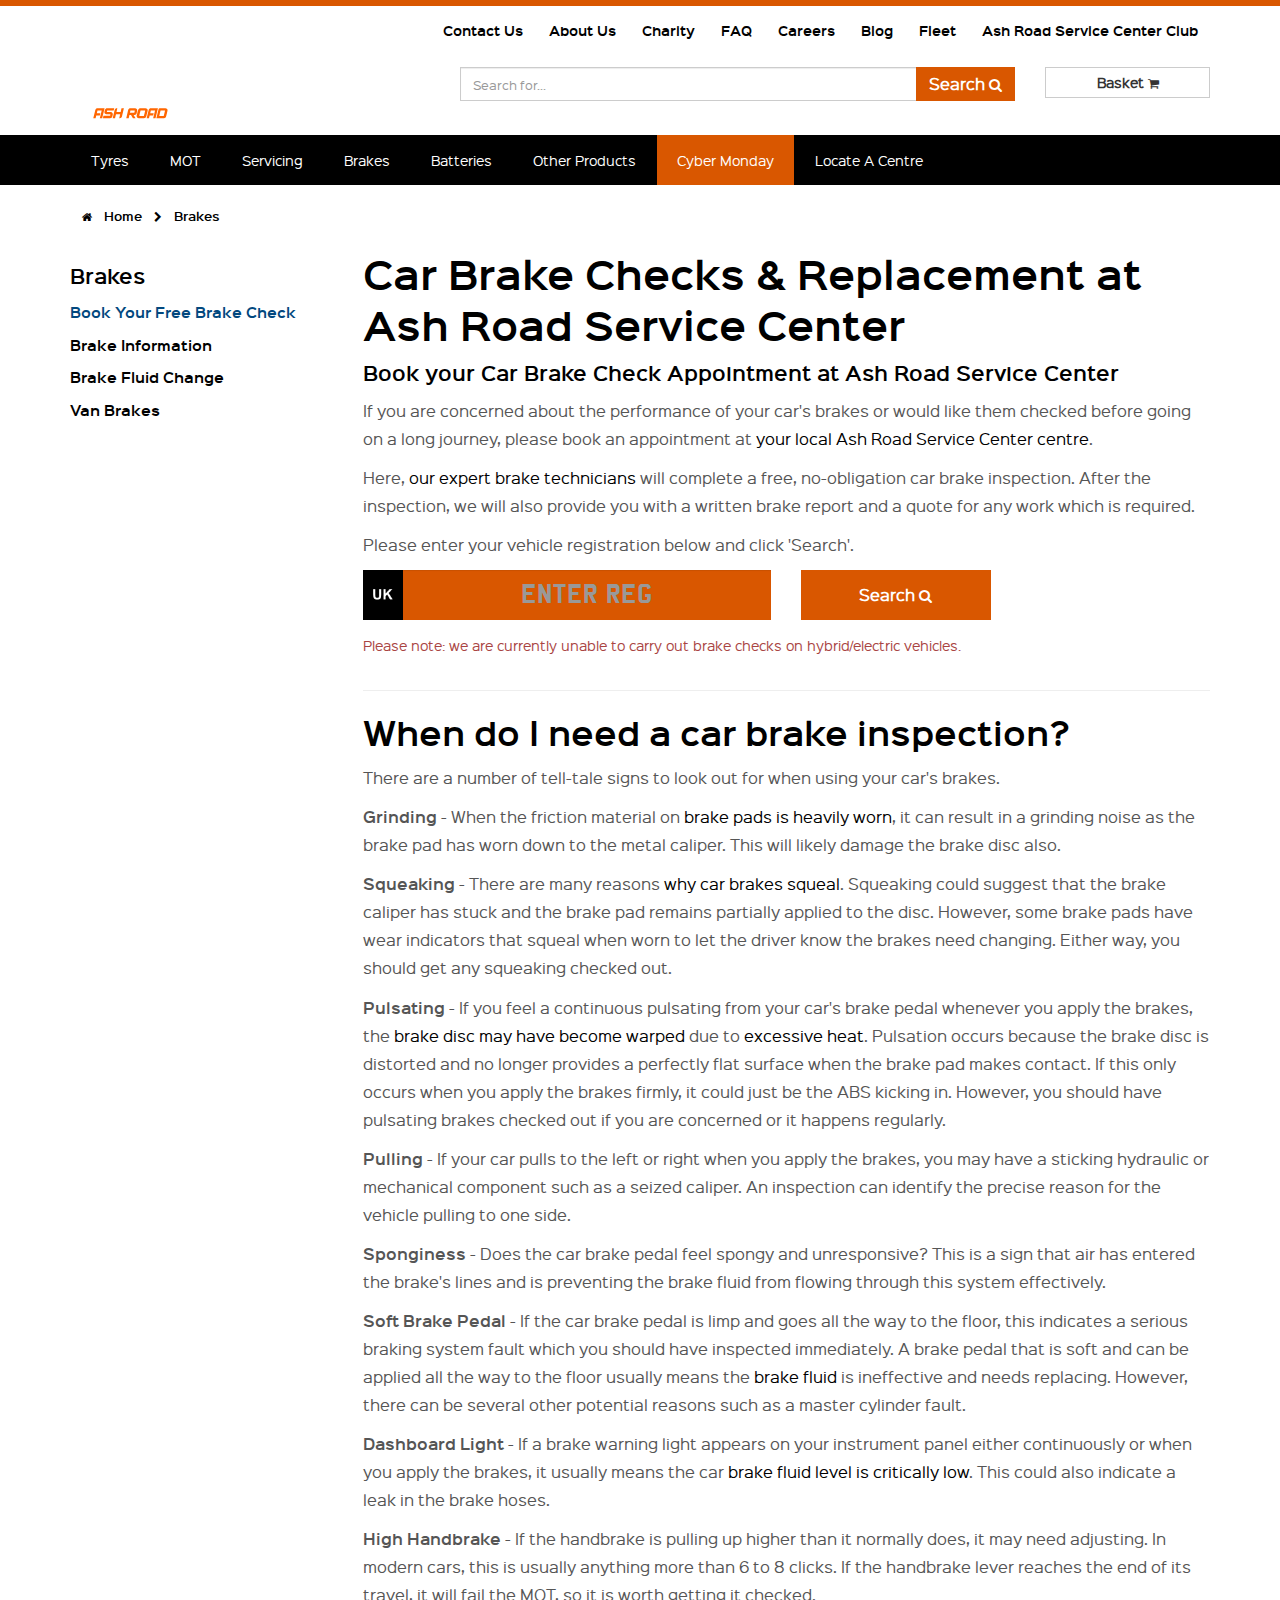
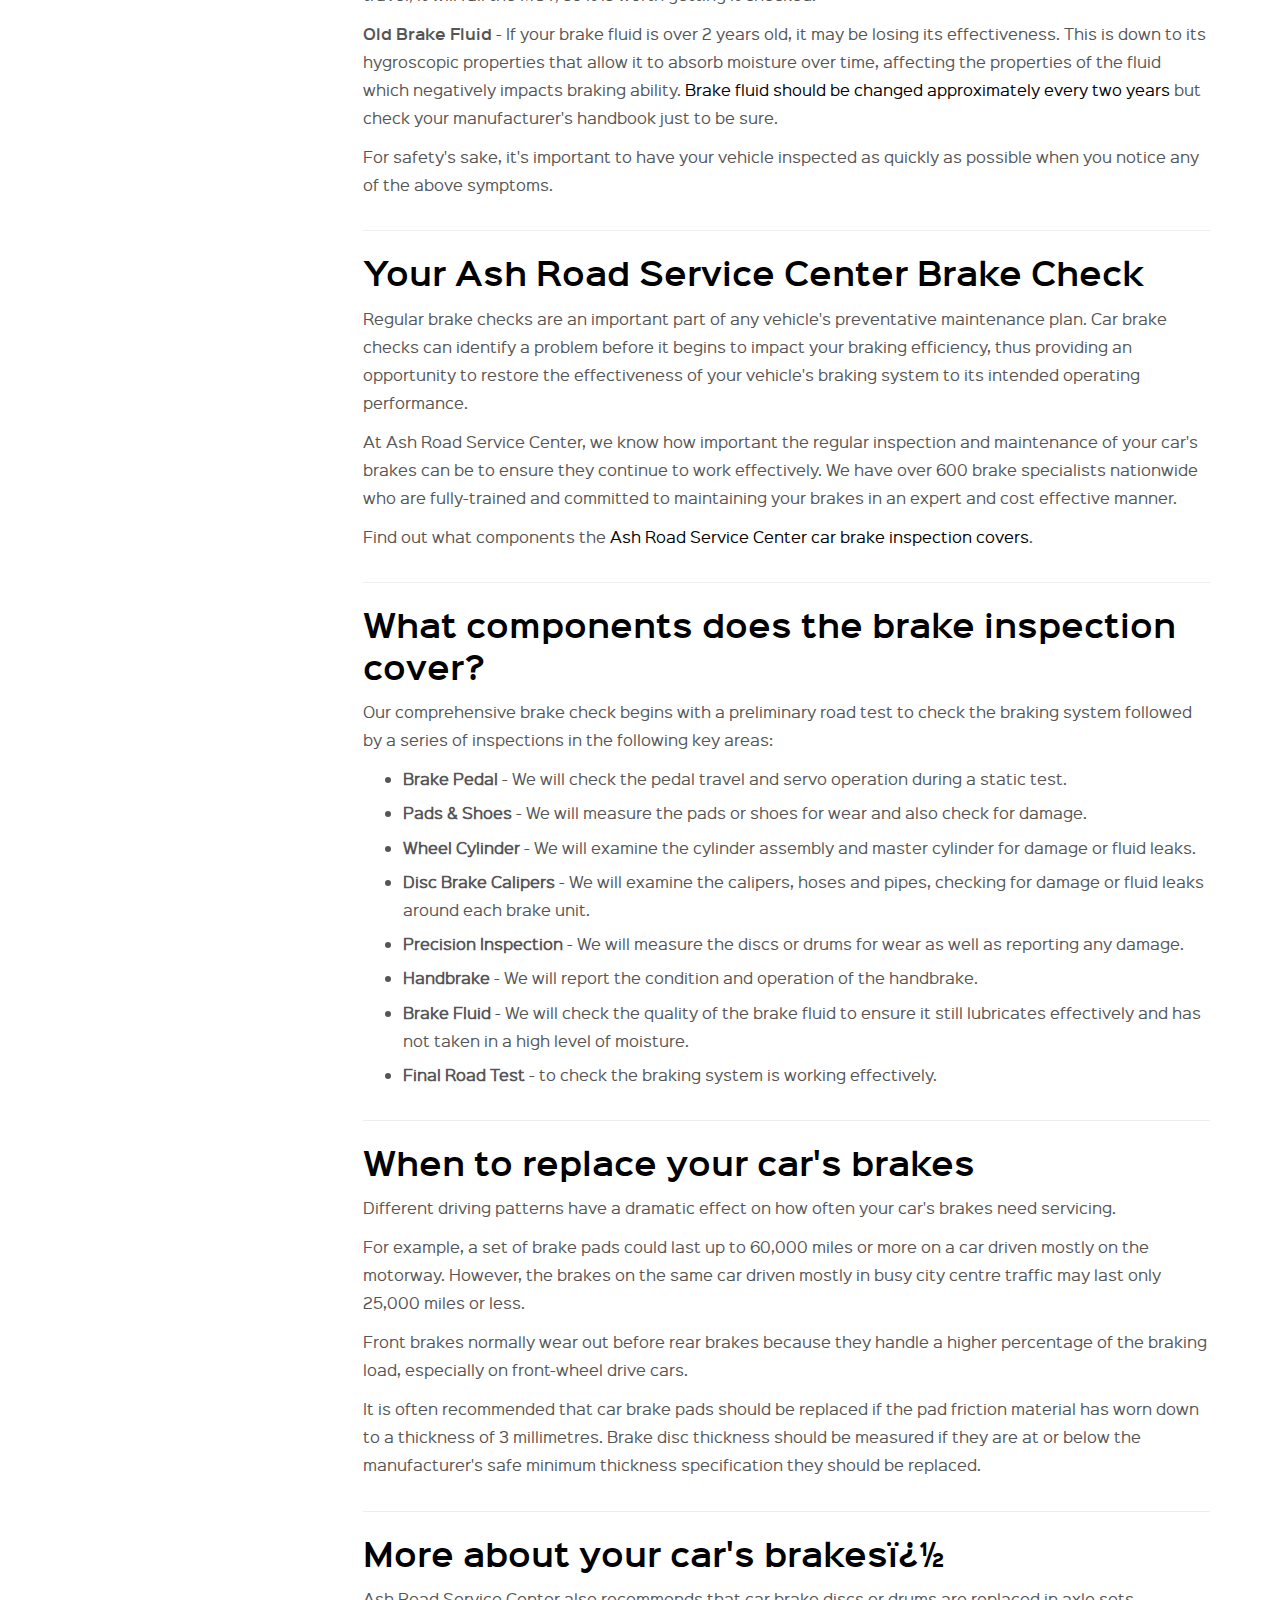
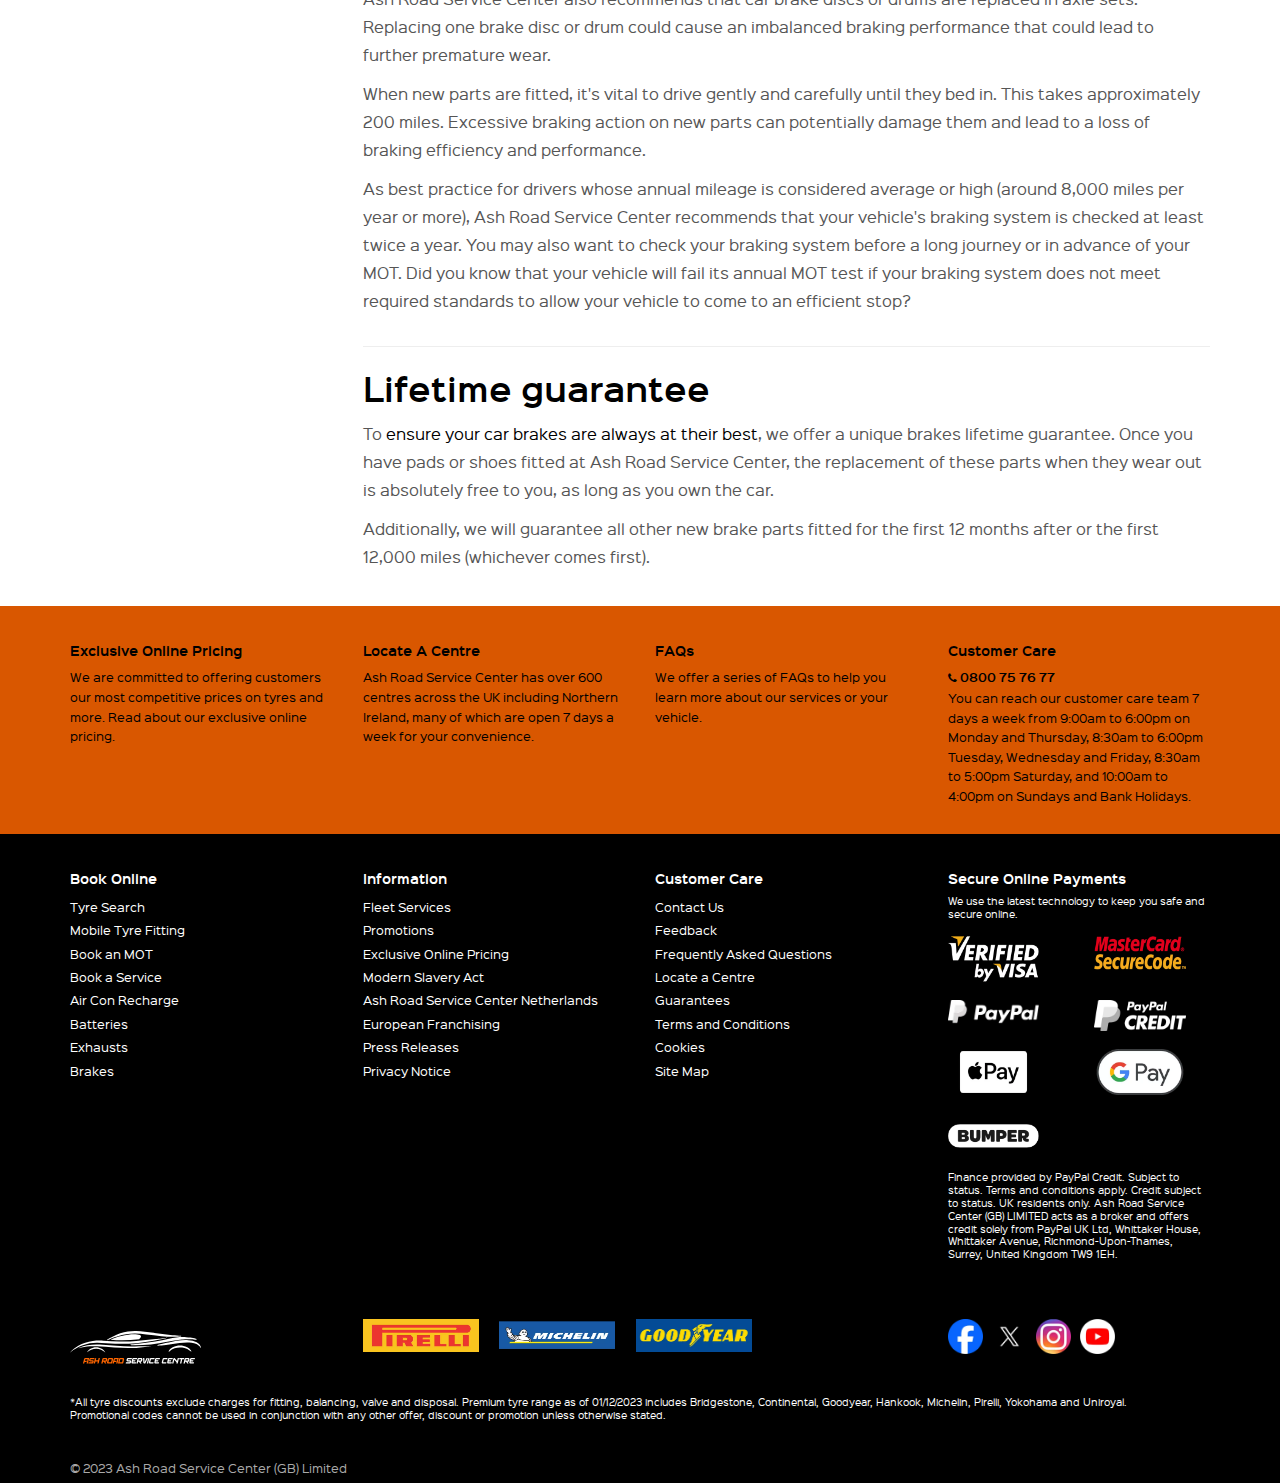
<file: brakes.html>
<!DOCTYPE html>
<html lang="en-gb">
<head>
        
		<title>Car Brake Check &amp; Replacement | Ash Road Service Center</title>
		
		<meta charset="windows-1252"/>
		<meta http-equiv="X-UA-Compatible" content="IE=edge" />
		<meta name="viewport" content="width=device-width, initial-scale=1.0">

		<meta name="Keywords" content="Brakes, brake inspection, replacement brakes, new brakes, pads, discs, shoes, drum brakes, buy brakes, brake parts, brake components, callipers, cheap brakes, quality brakes, when braking steering wheel shakes" />
		<meta name="Description" content="Regular brake checks are an important part of vehicle maintenance. Free car brake inspections and replacements are available at all UK Ash Road Service Center centres." />

		<meta name="robots" content="max-image-preview:large">


		<!-- Open Graph Tags -->
		<meta property="og:title" content="Car Brake Check &amp; Replacement" />
		<meta property="og:site_name" content="Ash Road Service Center" />
		<meta property="og:url" content="brakes.html" />
		<meta property="og:image" content="images/og/kwikfit.jpg" />
		<meta property="og:image:width" content="762" />
		<meta property="og:image:height" content="400" />
		<link rel="canonical" href="brakes.html" />
		<link href="frameworks/mmenu/dist/mmenu.css" rel="stylesheet" />
		<script src="frameworks/mmenu/dist/mmenu.js"></script>

		<link href="css/style.css" rel="stylesheet"  media="all">
		<link href="frameworks/jquery-ui/1.13.2/jquery-ui.min.css" rel="stylesheet" media="all">


		<script src="frameworks/bootstrap/3.4.1/dist/js/bootstrap.min.js"></script>
		<script src="frameworks/jquery/3.7.0/jquery-3.7.0.min.js"></script>
		<script src="frameworks/jquery-ui/1.13.2/jquery-ui.min.js" ></script>
		<script src="frameworks/jquery-touch-punch/0.2.3/jquery.ui.touch-punch.min.js" async defer></script>
		

		<script src="frameworks/swz-format-date-time/1.1.0/jquery.swz-format-date-time.js" async defer></script>
		<script src="frameworks/jquery-sortelements/1.0.0/jquery-sortelements.js" async defer></script>
		<script src="frameworks/bootstrap-switch/3.3.2/dist/js/bootstrap-switch.min.js"></script>
		<script src="frameworks/modal_tyre-size-options/1.1.0/modal_tyre-size-options.js"></script>		
		<script src="frameworks/modal_basic/1.0.0/modal_basic.js" ></script>	
		<script src="frameworks/modal_vehicle-list/1.0.0/modal_vehicle-list.js" async defer></script>		
		<script src="js/app.js"></script>	
		<!-- Touch Icons -->
		<link rel="apple-touch-icon-precomposed" sizes="72x72" href="images/touch-icons/apple-touch-icon-72x72-precomposed.png"><!-- For the iPad mini and the first- and second-generation iPad on iOS = 6: -->
		<link rel="apple-touch-icon-precomposed" sizes="76x76" href="images/touch-icons/apple-touch-icon-76x76-precomposed.png"><!-- For the iPad mini and the first- and second-generation iPad on iOS = 7: -->
		<link rel="apple-touch-icon-precomposed" sizes="114x114" href="images/touch-icons/apple-touch-icon-114x114-precomposed.png"><!-- For iPhone with high-resolution Retina display running iOS = 6: -->
		<link rel="apple-touch-icon-precomposed" sizes="120x120" href="images/touch-icons/apple-touch-icon-120x120-precomposed.png"><!-- For iPhone with high-resolution Retina display running iOS = 7: -->
		<link rel="apple-touch-icon-precomposed" sizes="144x144" href="images/touch-icons/apple-touch-icon-144x144-precomposed.png"><!-- For iPad with high-resolution Retina display running iOS = 6: -->
		<link rel="apple-touch-icon-precomposed" sizes="152x152" href="images/touch-icons/apple-touch-icon-152x152-precomposed.png"><!-- For iPad with high-resolution Retina display running iOS = 7: -->
		<link rel="icon" sizes="192x192" href="images/touch-icons/apple-touch-icon.png"><!-- Chrome v31+ for Android -->
	</head>
<body>


			
		
		<a id="top" name="top"></a>
		<div id="page">
		<!-- MAIN-HEADER -->
		<!-- MAIN-HEADER -->
		<header class="container-fluid kf-main-header hidden-xs">
			<div class="container">
				<!-- Top Menu -->
				<nav class="kf-top-menu hidden-xs">
					<ul class="nav nav-pills pull-right">
						<li class=""><a href="#">Contact Us</a></li>
						<li class=""><a href="#">About Us</a></li>
						<li class=""><a href="#">Charity</a></li>
						<li class=""><a href="#">FAQ</a></li>
						<li class=""><a href="#">Careers</a></li>
						<li class=""><a href="#">Blog</a></li>
						<li class=""><a href="#">Fleet</a></li>
						<li class=""><a href="#">Ash Road Service Center Club</a></li>
					</ul>
				</nav>

				<!-- KF LOGO AND SEARCH -->
				<div class="kf-logo-and-search">
					<div class="row">
						<div class="col-xs-6 col-sm-4 col-md-3 col-lg-3">
							<a href="#"><img class="main-logo img-responsive"
									src="images/og/Logo Footer.svg" alt="Ash Road Service Center logo blue"
									width="600" height="120"></a>
						</div>
						<div class="col-xs-6 col-sm-6 col-md-6 col-md-offset-1 col-lg-6 col-lg-offset-1">
							<form id="frmSearch" name="frmSearch" class="" method="post" action="#">
								<div class="input-group">
									<input type="text" class="text-regular form-control" name="zoom_query"
										placeholder="Search for...">
									<span class="input-group-btn">
										<button class="btn btn-kf btn-kf-orange" type="submit">
											<span class="hidden-xs">Search</span>
											<i class="fa fa-search"></i>
										</button>
									</span>
								</div><!-- /input-group -->
							</form>
						</div>
						<div class="hidden-xs col-sm-2 col-md-2 col-lg-2">
							<a class="btn btn-kf btn-default btn-basket btn-block" href="#">
								<span class="hidden-xs">Basket <i class="fa fa-shopping-cart"></i></span>
							</a>
						</div>
					</div>
				</div>
			</div>
		</header>

		<!-- MAIN MENU -->
		<nav class="container-fluid kf-main-menu hidden-xs" data-spy="affix" data-offset-top="124">
			<div class="container">

				<!-- Collapsable Submenu Button -->
				<div class="kf-main-menu-header visible-xs">
					<div class="kf-main-menu-header_title">Main Menu</div>
					<button type="button" class="btn btn-kf btn-kf-orange kf-main-menu-header_button"
						data-toggle="collapse" data-target="#bs-example-navbar-collapse-2"><i
							class="fa fa-bars"></i></button>
				</div>

				<div class="collapse navbar-collapse kf-main-menu-list" id="bs-example-navbar-collapse-2">

					<ul class="nav navbar-nav navbar-left">
						<li class="show-on-affix hidden-xs"><a href="#"><img class="main-logo"
									src="images/template/main-logo_600x120_white.png" alt="Ash Road Service Center logo white"></a>
						</li>
						<li class="visible-xs"><a href="#"><i class="fa fa-home"
									style="font-size:16px !important;"></i>&nbsp;&nbsp;Home</a></li>
						<li class="megamenu-dropdown">
							<a href="#" class="megamenu-dropdown-link">Tyres</a>
							<div class="megamenu-dropdown-container-fluid hidden-xs tyres">
								<div class="container">
									<div class="megamenu-dropdown-content">
										<div class="row">
											<div class="col-sm-3">
												<h4><a href="#">Tyres</a></h4>
												<ul>
													<li><a href="#">Buy Tyres Online</a></li>
													<li><a href="#">Mobile Tyre Fitting</a></li>
													<li><a href="#">Express Tyre Fitting</a></li>
													<li><a href="#">Free Tyre Check</a></li>
													<li><a href="#">Tyre Sealant</a></li>
													<li><a href="#">Space Saver Spare Wheels</a></li>
													<li><a href="#">Tyre Swap</a></li>
												</ul>

												<h4><a href="#">Tyre Manufacturers</a></h4>

												<ul>
													<li><a href="#">Pirelli</a></li>
													<li><a href="#">Michelin</a></li>
													<li><a href="#">Goodyear</a></li>
													<li><a href="#">Arrowspeed</a>
													</li>
													<li><a href="#">Bridgestone</a>
													</li>
													<li><a href="#">Continental</a>
													</li>
													<li><a href="#">Dunlop</a></li>
													<li><a href="#">Hankook</a></li>
													<li><a href="#">Yokohama</a></li>
													<li><a href="#">BF Goodrich</a>
													</li>
													<li><a href="#">Uniroyal</a></li>
												</ul>
											</div>

											<div class="col-sm-3">
												<h4><a href="#">Types of Tyre</a></h4>
												<ul>
													<li><a href="tyres/types-of-tyre/summer-tyres.html">Summer Tyres</a></li>
													<li><a href="tyres/types-of-tyre/winter-tyres.html">Winter Tyres</a></li>
													<li><a href="tyres/types-of-tyre/all-season-tyres.html">All Season Tyres</a> </li>
													<li><a href="tyres/types-of-tyre/run-flat-tyres.html">Runflat Tyres</a> </li>
													<li><a href="tyres/types-of-tyre/4x4-tyres.html">4x4 Tyres</a> </li>
													<li><a href="tyres/types-of-tyre/reinforced-tyres.html">Reinforced Tyres</a> </li>
													<li><a href="tyres/types-of-tyre/caravan-and-motorhome-tyres.html">Caravan &amp; Motorhome Tyres</a>
													<li>
													<li><a href="tyres/types-of-tyre/van-tyres.html">Van Tyres</a> </li>
													<li><a href="tyres/types-of-tyre/ev-tyres.html">Electric Vehicle Tyres</a> </li>
													<li><a href="tyres/types-of-tyre/hybrid-tyres.html">Hybrid Tyres</a>
													</li>
													<li><a href="tyres/types-of-tyre/homologated-tyres.html">Homologated Tyres</a> </li>
												</ul>

												<h4><a href="#">Ash Road Service Center Club</a></h4>
												<ul>
													<li><a href="#">Subscribe and Save</a> </li>
												</ul>
												<h4><a href="#">Tyre Insurance</a></h4>
												<ul>
													<li><a href="#">TyreCare</a> </li>
												</ul>
											</div>

											<div class="col-sm-3">
												<h4><a href="#">Tyre Information</a></h4>
												<ul>
													<li><a href="#">Looking After Tyres</a> </li>
													<li><a href="#">PROJECT TREE</a></li>
													<li><a href="#">How Tyres Are Made</a> </li>
													<li><a href="#">New Valves</a> </li>
													<li><a href="#">Spare Tyres</a>
													</li>
													<li><a href="#">Flat Tyre Advice</a> </li>
													<li><a href="#">Tyre Age</a> </li>
													<li><a href="#">Tyre Labelling</a> </li>
													<li><a href="#">Tyre
															Pressure Search</a> </li>
													<li><a href="#">TPMS</a> </li>
													<li><a href="#">Tyre Repair</a>
													</li>
													<li><a href="#">UK Tyre Law</a>
													</li>
													<li><a href="#">Wheel Balancing</a> </li>
													<li><a href="#">Writing On My Tyres</a> </li>
													<li><a href="#">Metal Valve Covers</a> </li>
													<li><a href="#">Tyre Speed Rating</a> </li>
													<li><a href="#">Tyre Load Index</a> </li>
													<li><a href="#">How to Change a Tyre</a> </li>
													<li><a href="#">Replacing Tyres in Axle Pairs</a>
													<li>
													<li><a href="#">Tyres For Your Vehicle</a> </li>
													<li><a href="#">205 55 R16 Tyres</a> </li>
												</ul>
											</div>


											<div class="col-sm-3">
												<h4><a href="#">Tyre Offers</a></h4>

												<ul>
													<li><a href="#"><img
																src="assets/kwikfit/kfcm_50_cmdeals_500x500.webp"
																alt="Grab a bargain in our Cyber Monday Sale! "
																class="img-responsive" width="300" height="300"></a>
													</li>
													<li><a href="#">Grab a bargain in our Cyber Monday Sale!
														</a></li>
												</ul>

											</div>

										</div>

									</div>
								</div>
							</div>
						</li>
						<li class="megamenu-dropdown">
							<a href="mot.html" class="megamenu-dropdown-link">MOT</a>
							<div class="megamenu-dropdown-container-fluid hidden-xs mot">
								<div class="container">
									<div class="megamenu-dropdown-content">
										<div class="row">
											<div class="col-sm-3">
												<h4><a href="#">MOT</a></h4>
												<ul>
													<li><a href="#">Book Your MOT</a></li>
													<li><a href="#">When is my MOT due?</a>
													</li>
												</ul>

												<h4><a href="#">MOT &amp; Service</a></h4>
												<ul>
													<li><a href="#">Book A Combined Service And
															MOT</a></li>
												</ul>

												<h4><a href="#">MOT Information</a>
												</h4>
												<ul>
													<li><a href="#">MOT failure and retest</a> </li>
													<li><a href="#">MOT test checks</a> </li>
													<li><a href="#">Pre-MOT Checks</a></li>
													<li><a href="#">Driving With No MOT</a> </li>
												</ul>
											</div>

											<div class="col-sm-3">
												<h4><a href="#">Reminder Service</a></h4>
												<ul>
													<li><a href="#">MOT Reminder Service</a>
													</li>
												</ul>

												<h4><a href="#">Ash Road Service Center Club</a></h4>
												<ul>
													<li><a href="#">Subscribe and Save</a> </li>
												</ul>
											</div>

											<div class="col-sm-3">
												<h4><a href="#">Class 7 MOTs</a></h4>
												<ul>
													<li><a href="#">Class 7 MOTs</a> </li>
												</ul>
											</div>

											<div class="col-sm-3">

												<h4><a href="#">Book Today</a></h4>
												<ul>
													<li><a href="#"><img src="assets/kwikfit/mot_500x500.webp"
																alt="Book your MOT today at over 500 centres nationwide"
																class="img-responsive" width="300" height="300"></a>
													</li>
													<li><a href="#">Book your MOT today at over 500 centres
															nationwide</a></li>
												</ul>

											</div>
										</div>

									</div>
								</div>
							</div>
						</li>
						<li class="megamenu-dropdown">
							<a href="servicing.html" class="megamenu-dropdown-link">Servicing</a>
							<div class="megamenu-dropdown-container-fluid hidden-xs servicing">
								<div class="container">
									<div class="megamenu-dropdown-content">
										<div class="row">
											<div class="col-sm-3">
												<h4><a href="#">Servicing</a></h4>
												<ul>
													<li><a href="#">Book Your Service</a></li>
												</ul>

												<h4><a href="#">MOT &amp; Service</a></h4>
												<ul>
													<li><a href="#">Book A Combined Service And MOT</a></li>
												</ul>

												<h4><a href="#">Service Pricing</a></h4>
												<ul>
													<li><a href="#">Service Pricing</a></li>
												</ul>

												<h4><a href="#">Service Packages</a></h4>
												<ul>
													<li><a href="#">Interim &amp; Full Service</a></li>
													<li><a href="#">Manufacturer Service</a></li>
													<li><a href="#">Engine Oil and Filter Change</a></li>
												</ul>

											</div>

											<div class="col-sm-3">
												<h4><a href="#">Servicing Information</a></h4>
												<ul>
													<li><a href="#">What service do I need?</a></li>
													<li><a href="#">Why service your car?</a></li>
													<li><a href="#">What's included in my service?</a></li>
													<li><a href="#">Servicing for your vehicle</a></li>
												</ul>

												<h4><a href="#">Ash Road Service Center Club</a></h4>
												<ul>
													<li><a href="#">Subscribe and Save</a></li>
												</ul>

												<h4><a href="#">Pollen Filters</a></h4>
												<ul>
													<li><a href="#">Air Cabin Filters</a></li>
												</ul>
											</div>


											<div class="col-sm-3">
												<h4><a href="#">Van Service</a></h4>
												<ul>
													<li><a href="#">Van Service</a></li>
												</ul>
												<h4><a href="#">EV Service</a></h4>
												<ul>
													<li><a href="#">Electric Vehicle Service</a></li>
												</ul>
												<h4><a href="#">Hybrid Service</a></h4>
												<ul>
													<li><a href="#">Hybrid Service</a></li>
												</ul>
											</div>


											<div class="col-sm-3">
												<h4><a href="#">Book Today</a></h4>
												<ul>
													<li><a href="#"><img
																src="assets/kwikfit/146_motandservice_500x500.webp"
																alt="Save When You Book An MOT & Service Together! Prices from &pound;146."
																class="img-responsive" width="300" height="300"></a>
													</li>
													<li><a href="#">Save When You Book An MOT &
															Service Together! Prices from &pound;146.</a></li>
												</ul>

											</div>
										</div>

									</div>
								</div>
							</div>
						</li>
						<li class=""><a href="brakes.html">Brakes</a></li>

						<li class=""><a href="batteries.html">Batteries</a></li>

						<li class="megamenu-dropdown">
							<a href="#" class="megamenu-dropdown-link visible-xs visible-lg">Other
								Products</a><a href="#" class="megamenu-dropdown-link hidden-xs hidden-lg">Other</a>
							<div class="megamenu-dropdown-container-fluid hidden-xs other-products">
								<div class="container">
									<div class="megamenu-dropdown-content">
										<div class="row">
											<div class="col-sm-3">

												<h4><a href="#">ADAS</a></h4>
												<ul>
													<li><a href="#">ADAS Calibration</a></li>
												</ul>

												<h4><a href="#">Air Conditioning</a></h4>
												<ul>
													<li><a href="#">Book Your Recharge</a></li>
													<li><a href="#">Free Air Con Check</a></li>
													<li><a href="#">Air Con Debug</a></li>
												</ul>

												<h4><a href="#">Battery</a></h4>
												<ul>
													<li><a href="#">Battery Search</a></li>
													<li><a href="#">Free Battery Health Check</a></li>
													<li><a href="#">Battery Information</a></li>
													<li><a href="#">Leisure Batteries</a></li>
													<li><a href="#">Bosch Batteries</a></li>
												</ul>

												<h4><a href="#">Brakes</a></h4>
												<ul>
													<li><a href="#">Book Your Free Brake Check</a></li>
													<li><a href="#">Brake Information</a></li>
													<li><a href="#">Brake Fluid Change</a></li>
													<li><a href="#">Van Brakes</a></li>
												</ul>
											</div>

											<div class="col-sm-3">

												<h4><a href="#">Bike Repair</a></h4>
												<ul>
													<li><a href="#">Bike & E-Bike Repairs & Servicing</a></li>
													<li><a href="#">Bike Repairs � Bristol</a></li>
													<li><a href="#">Bike Repairs � London</a></li>
												</ul>

												<h4><a href="#">Bulbs</a></h4>
												<ul>
													<li><a href="#">Bulbs</a></li>
													<li><a href="#">HID Bulbs</a></li>
												</ul>

												<h4><a href="#">Car Mats</a></h4>
												<ul>
													<li><a href="#">Order Tailor-fitted Car Mats</a></li>
												</ul>

												<h4><a href="#">Diagnostics</a></h4>
												<ul>
													<li><a href="#">Book A Fault Code Check</a></li>
													<li><a href="#">What Do Your Dashboard Warning Lights Mean?</a></li>
												</ul>

												<h4><a href="#">Engine Treatments</a></h4>
												<ul>
													<li><a href="#">Engine Treatments</a></li>
												</ul>

												<h4><a href="#">Exhausts</a></h4>
												<ul>
													<li><a href="#">Book Your Appointment</a></li>
													<li><a href="#">Exhaust Information</a></li>
													<li><a href="#">Free Exhaust Check</a></li>
												</ul>
											</div>


											<div class="col-sm-3">
												<h4><a href="#">Suspension</a></h4>
												<ul>
													<li><a href="#">Suspension</a></li>
												</ul>

												<h4><a href="#">Tyre Products</a></h4>
												<ul>
													<li><a href="#">Tyre Sealant</a></li>
													<li><a href="#">Space Saver Spare Wheels</a></li>
													<li><a href="#">Tyre Insurance</a></li>
												</ul>

												<h4><a href="#">Vehicle Safety Check</a></h4>
												<ul>
													<li><a href="#">Book Your Free Appointment</a></li>
												</ul>

												<h4><a href="#">Wheel Alignment</a></h4>
												<ul>
													<li><a href="#">Free Alignment Check</a></li>
												</ul>

												<h4><a href="#">Windscreen Wipers</a></h4>
												<ul>
													<li><a href="#">Windscreen Wipers</a></li>
													<li><a href="#">When To Change Your Wipers</a></li>
													<li><a href="#">Looking After Your Windscreen Wipers</a></li>
												</ul>
											</div>

											<div class="col-sm-3">
												<h4><a href="#">Other Products</a></h4>
												<ul>
													<li><a href="#"><img
																src="assets/kwikfit/kwikfitclub_megamenu_500x500.webp"
																alt="Join Ash Road Service Center Club today and combine your regular vehicle maintenance costs into a simple monthly subscription"
																class="img-responsive" width="300" height="300"></a>
													</li>
													<li><a href="#">Join Ash Road Service Center Club today and combine your regular
															vehicle maintenance costs into a simple monthly
															subscription</a></li>
												</ul>
											</div>

										</div>

									</div>
								</div>
							</div>
						</li>


						<li class="megamenu-dropdown hidden">
							<a href="#" class="megamenu-dropdown-link ">Fleet</a>
							<div class="megamenu-dropdown-container-fluid hidden-xs fleet">
								<div class="container">
									<div class="megamenu-dropdown-content">
										<div class="row">
											<div class="col-sm-3">
												<h4><a href="#">Fleet</a></h4>
												<ul>
													<li><a href="#">About Ash Road Service Center Fleet</a></li>
													<li><a href="#">Contact Ash Road Service Center Fleet</a></li>
													<li><a href="#">Sign Up With Ash Road Service Center Fleet</a></li>
													<li><a href="#">Our Fleet Network</a></li>
													<li><a href="#">Products & Services</a></li>
													<li><a href="#">Delivering Customer Service</a></li>
													<li><a href="#">Fleet Drivers</a></li>
												</ul>
											</div>

											<div class="col-sm-3">
												<h4><a href="#">Fleet Bookings</a></h4>
												<ul>
													<li><a href="#">Fleet Bookings</a></li>
												</ul>
											</div>


											<div class="col-sm-3">

											</div>

											<div class="col-sm-3">

												<h4><a href="#">Fleet</a></h4>
												<ul>
													<li><a href="#"><img
																src="images/template/mega-menu_other-products.jpg"
																width="100%"
																alt="We Offer All Kinds Of Services For Your Car"></a>
													</li>
													<li><a href="#">We Offer All Kinds Of Services For
															Your Car</a></li>
												</ul>
											</div>
										</div>

									</div>
								</div>
							</div>
						</li>

						<li class="highlight-cyber"><a href="#">Cyber Monday</a></li>

						<li class="">
							<a href="#" class="visible-xs visible-lg">Locate A Centre</a><a href="#"
								class="hidden-xs hidden-lg">Centres</a>
						</li>
						<li class="show-on-affix hidden-xs"><a href="#" class="fa-home-link"><i
									class="fa fa-shopping-cart"></i></a></li>
					</ul>


					<ul class="nav navbar-nav navbar-left visible-xs">
						<li class=""><a href="#">Contact Us</a></li>
						<li class=""><a href="#">About Us</a></li>
						<li class=""><a href="#">Charity</a></li>
						<li class=""><a href="#">FAQ</a></li>
						<li class=""><a href="#">Careers</a></li>
						<li class=""><a href="#">Blog</a></li>
						<li class=""><a href="#">Fleet</a></li>
						<li class=""><a href="#">Ash Road Service Center Club</a></li>

						<li class="visible-xs"><a href="#"><i class="fa fa-shopping-cart"
									style="font-size:16px !important;"></i>&nbsp;&nbsp;Basket</a></li>
					</ul>


					<ul class="nav navbar-nav navbar-right hidden-xs">
						<li class="show-on-affix"><a href="#top"><i class="fa fa-chevron-up kf-yellow"></i></a></li>
					</ul>
				</div>

				<!--<div class="show-on-affix">Show On Affix</div>
				<div class="hide-on-affix">Hide On Affix</div>-->
			</div>
		</nav>


		<nav class="navbar navbar-default navbar-mm-kf  hidden-sm hidden-md hidden-lg">
			<div class="container">
				<div class="navbar-header">
					<a href="#menu"
						class="btn btn-kf btn-kf-orange kf-main-menu-header_button menu-trigger navbar-toggle"> <i
							class="fa fa-bars"></i></a>
					<a href="#" class="btn btn-kf btn-kf-orange kf-main-menu-header_button menu-btn navbar-toggle"> <i
							class="fa fa-shopping-cart"></i></a>
					<a class="navbar-brand" href="#"><img src="images/og/Logo Footer.svg" class="img-responsive" width="140" height="28" /></a>
				</div>
			</div>
		</nav>

		<nav id="menu" class="hidden-sm hidden-md hidden-lg">
			<ul>
				<li class="1">
					<span>Tyres</span>
					<ul>
						<li class=""><a href="#">Buy Tyres Online</a></li>
						<li class=""><a href="#">Mobile Tyre Fitting</a></li>
						<li class=""><a href="#">Express Tyre Fitting</a></li>
						<li class=""><a href="#">Free Tyre Check</a></li>
						<li class=""><a href="#">Tyre Sealant</a></li>
						<li class=""><a href="#">Space Saver Spare Wheels</a></li>
						<li class=""><a href="#">Tyre Swap</a></li>
						<li class="">
							<span>Tyre Manufacturers</span>
							<ul>
								<li class="">
									<span>Pirelli</span>
									<ul>
										<li class=""><a href="#">Pirelli Tyres</a></li>
										<li class=""><a href="#">Pirelli Performance Centres</a></li>
									</ul>
								</li>
								<li class=""><a href="#">Michelin</a></li>
								<li class=""><a href="#">Goodyear</a></li>
								<li class=""><a href="#">Arrowspeed</a></li>
								<li class=""><a href="#">Bridgestone</a></li>
								<li class=""><a href="#">Continental</a></li>
								<li class=""><a href="#">Dunlop</a></li>
								<li class=""><a href="#">Hankook</a></li>
								<li class=""><a href="#">Yokohama</a></li>
								<li class=""><a href="#">BF Goodrich</a></li>
								<li class=""><a href="#">Uniroyal</a></li>
								<li class=""><a href="#">Budget Tyres</a></li>
							</ul>

						</li>
						<li class="">
							<span>Types Of Tyre</span>
							<ul>
								<li class=""><a href="tyres/types-of-tyre/summer-tyres.html">Summer Tyres</a></li>
								<li class=""><a href="tyres/types-of-tyre/winter-tyres.html">Winter Tyres</a></li>
								<li class=""><a href="tyres/types-of-tyre/all-season-tyres.html">All Season Tyres</a></li>
								<li class=""><a href="tyres/types-of-tyre/run-flat-tyres.html">Runflat Tyres</a></li>
								<li class=""><a href="tyres/types-of-tyre/4x4-tyres.html">4x4 Tyres</a></li>
								<li class=""><a href="tyres/types-of-tyre/reinforced-tyres.html">Reinforced Tyres</a></li>
								<li class=""><a href="tyres/types-of-tyre/caravan-and-motorhome-tyres.html">Caravan & Motorhome Tyres</a></li>
								<li class=""><a href="tyres/types-of-tyre/van-tyres.html">Van Tyres</a></li>
								<li class=""><a href="tyres/types-of-tyre/ev-tyres.html">Electric Vehicle Tyres</a></li>
								<li class=""><a href="tyres/types-of-tyre/hybrid-tyres.html">Hybrid Tyres</a></li>
								<li class=""><a href="tyres/types-of-tyre/homologated-tyres.html">Homologated Tyres</a></li>
							</ul>
						</li>
						<li class=""><a href="#">Tyre Insurance</a></li>
						<li class=""><a href="#">Ash Road Service Center Club</a></li>
						<li class="">
							<span>Tyre Information</span>
							<ul>
								<li class=""><a href="#">Looking After Tyres</a></li>
								<li class=""><a href="#">PROJECT TREE</a></li>
								<li class=""><a href="#">How Tyres Are Made</a></li>
								<li class=""><a href="#">New Valves</a></li>
								<li class=""><a href="#">Spare Tyres</a></li>
								<li class=""><a href="#">Tyre Age</a></li>
								<li class=""><a href="#">Tyre Labelling</a></li>
								<li class=""><a href="#">Tyre Pressure Search</a></li>
								<li class=""><a href="#">TPMS</a></li>
								<li class=""><a href="#">Tyre Repair</a></li>
								<li class=""><a href="#">UK Tyre Law</a></li>
								<li class=""><a href="#">Wheel Balancing</a></li>
								<li class=""><a href="#">Writing On My Tyres</a></li>
								<li class=""><a href="#">Metal Valve Covers</a></li>
								<li class=""><a href="#">Tyre Speed Rating</a></li>
								<li class=""><a href="#">Tyre Load Index</a></li>
								<li class=""><a href="#">How to Change a Tyre</a></li>
								<li class=""><a href="#">Replacing Tyres in Axle Pairs</a></li>
								<li class=""><a href="#">Tyres For Your Vehicle</a></li>
								<li class=""><a href="#">205 55 R16 Tyres</a></li>
							</ul>

						</li>
					</ul>
				</li>
				<li class="">
					<span>MOT</span>
					<ul>
						<li class=""><a href="#">Book Your MOT</a></li>
						<li class=""><a href="#">When is my MOT due?</a></li>
						<li class=""><a href="#">Book a Combined MOT & Service</a></li>
						<li class="">
							<span>MOT information</span>
							<ul>
								<li class=""><a href="#">Pre-MOT Checks</a></li>
								<li class=""><a href="#">MOT failure and
										retest</a></li>
								<li class=""><a href="#">MOT test checks</a></li>
								<li class=""><a href="#">Driving With No MOT</a></li>
							</ul>
						</li>
						<li class=""><a href="#">MOT Reminder Service</a></li>
						<li class=""><a href="#">Class 7 MOTs</a></li>
					</ul>
				</li>
				<li class="">
					<span>Servicing</span>
					<ul>
						<li class=""><a href="#">Book Your Service</a></li>
						<li class="">
							<span>Servicing Information</span>
							<ul>
								<li class=""><a href="#">Why service your
										car?</a></li>
								<li class=""><a href="#">What service
										do I need?</a></li>
								<li class=""><a href="#">What's included in my service?</a>
								</li>
								<li class=""><a href="#">Servicing for your
										vehicle</a></li>
							</ul>
						</li>
						<li class="">
							<span>Service Packages</span>
							<ul>
								<li class=""><a href="#">Interim &amp;
										Full Service</a></li>
								<li class=""><a href="#">Manufacturer
										Service</a></li>
								<li class=""><a href="">Engine Oil
										and Filter Change</a></li>
							</ul>
						</li>
						<li class=""><a href="#">Service Pricing</a></li>
						<li class=""><a href="#">Van Service</a></li>
						<li class=""><a href="#">Electric Vehicle Service</a></li>
						<li class=""><a href="#">Hybrid Service</a></li>
						<li class=""><a href="#">Pollen Filters</a></li>
					</ul>
				</li>
				<li class="">
					<span>Brakes</span>
					<ul>
						<li class=""><a href="#">Book Your Free Brake Check</a></li>
						<li class="">
							<span>Brake Information</span>
							<ul>
								<li class=""><a href="#">How brakes work</a></li>
								<li class=""><a href="#">Our range of brakes</a></li>
							</ul>
						</li>
						<li class=""><a href="#">Brake Fluid Change</a></li>
						<li class=""><a href="#">Van Brakes</a></li>
					</ul>
				</li>
				<li class="">
					<span>Batteries</span>
					<ul>
						<li class=""><a href="#">Battery Search</a></li>
						<li class=""><a href="#">Free Battery Health Check</a></li>
						<li class=""><a href="#">Leisure Batteries</a></li>
						<li class=""><a href="#">Bosch Batteries</a></li>
						<li class=""><a href="#">Van Batteries</a></li>
						<li class=""><a href="#">Stop-start batteries</a></li>
						<li class="">
							<span>Battery information</span>
							<ul>
								<li class=""><a href="#">Battery care made easy</a></li>
								<li class=""><a href="#">Free battery check</a></li>
							</ul>
						</li>
					</ul>
				</li>
				<li class="">
					<span>Other Products</span>
					<ul>
						<li class=""><a href="#">ADAS Calibration</a></li>
						<li class="2">
							<span>Air Conditioning</span>
							<ul>
								<li class=""><a href="#">Book Your Recharge</a></li>
								<li class=""><a href="#">Free Air Con Check</a></li>
								<li class=""><a href="#">Air Con Debug</a></li>
							</ul>
						</li>
						<li class="">
							<span>Bike Repair</span>
							<ul>
								<li class=""><a href="#">Bike Repairs & Servicing</a></li>
								<li class=""><a href="#">Bike Repairs � Bristol</a></li>
								<li class=""><a href="#">Bike Repairs � London</a></li>
							</ul>
						</li>
						<li class="">
							<span>Bulbs</span>
							<ul>
								<li class=""><a href="#">Replacement Car Bulbs</a></li>
								<li class=""><a href="#">HID Bulbs</a></li>
							</ul>
						</li>
						<li class="">
							<span>Car Mats</span>
							<ul>
								<li class=""><a href="#">Order Tailor-fitted Car Mats</a></li>
								<li class=""><a href="#">Returns & Cancellations</a></li>
							</ul>
						</li>
						<li class="">
							<span>Diagnostics</span>
							<ul>
								<li class=""><a href="#">Book Your Appointment</a></li>
								<li class=""><a href="#">Dashboard Warning Lights</a></li>
							</ul>
						</li>
						<li class=""><a href="#">Engine Treatments</a></li>
						<li class="">
							<span>Exhausts</span>
							<ul>
								<li class=""><a href="#">Book Your Appointment</a></li>
								<li class="">
									<span>Exhaust Information</span>
									<ul>
										<li class=""><a href="#">Problem solving</a></li>
										<li class=""><a href="#">Catalytic converters</a></li>
										<li class=""><a href="#">Diesel Particulate Filters</a></li>
										<li class=""><a href="#">Exhaust failure</a></li>
										<li class=""><a href="#">How exhausts work</a></li>
									</ul>
								</li>
								<li class=""><a href="#">Free exhaust check from Ash Road Service Center</a></li>
							</ul>
						</li>
						<li class=""><a href="#">Spare Wheels</a></li>
						<li class=""><a href="#">Suspension</a></li>
						<li class=""><a href="#">Vehicle Safety Check</a></li>
						<li class=""><a href="#">Wheel Alignment</a></li>
						<li class="">
							<span>Windscreen Wipers</span>
							<ul>
								<li class=""><a href="#">Wiper Blade Search</a></li>
								<li class=""><a href="#">When To Change Your Wipers</a></li>
								<li class=""><a href="#">Looking after your windscreen wipers</a></li>
							</ul>
						</li>
					</ul>

				</li>

				<li class=" highlight-cyber"><a href="#">Cyber Monday</a></li>

				<li class=""><a href="#">Careers</a></li>
				<li class=""><a href="#">Locate A Centre</a></li>
				<li class="">
					<span>Ash Road Service Center Club</span>
					<ul>
						<li class=""><a href="#">Join The Club</a></li>
						<li class=""><a href="#">Terms and Conditions</a></li>
					</ul>
				</li>
				<li class="1">
					<span>Contact Us</span>
					<ul>
						<li class=""><a href="#">Get In Touch</a></li>
						<li class=""><a href="#">Mailing List</a></li>
						<li class=""><a href="#">Customer Satisfaction</a></li>
						<li class=""><a href="#">Find My Local Centre</a></li>
					</ul>
				</li>
				<li class="">
					<span>More</span>
					<ul>
						<li class="">
							<span>About Us</span>
							<ul>
								<li class=""><a href="#">About Ash Road Service Center</a></li>
								<li class=""><a href="#">Our Values</a></li>
								<li class=""><a href="#">Our Staff</a></li>
								<li class=""><a href="#">Our History</a></li>
								<li class=""><a href="#">Our Environment</a></li>
								<li class=""><a href="#">Our Centres</a></li>
								<li class=""><a href="#">Our Services</a></li>
								<li class=""><a href="#">Our Cookies</a></li>
								<li class=""><a href="#">Our Terms and Conditions</a></li>
								<li class=""><a href="#">Our Guarantees</a></li>
								<li class=""><a href="#">Privacy Notice</a></li>
								<li class=""><a href="#">Privacy Summary</a></li>
								<li class=""><a href="#">Gender Pay Gap</a></li>
								<li class=""><a href="#">Modern Slavery Statement</a></li>
								<li class=""><a href="#">British Touring Car Championship</a></li>
							</ul>

						</li>
						<li class=""><a href="#">Charity</a></li>
						<li class=""><a href="#">FAQ</a></li>
						<li class=""><a href="#">Blog</a></li>
						<li class="">
							<span>Fleet</span>
							<ul>
								<li class=""><a href="#">About Ash Road Service Center Fleet</a></li>
								<li class=""><a href="#">Contact Ash Road Service Center Fleet</a></li>
								<li class=""><a href="#">Fleet Drivers</a></li>
								<li class=""><a href="#">Products &amp; Services</a></li>
								<li class=""><a href="#">Our Fleet Network</a></li>
								<li class=""><a href="#">Delivering Customer Service</a></li>
								<li class=""><a href="#">Sign Up With Ash Road Service Center Fleet</a></li>
							</ul>
						</li>

					</ul>
				</li>
			</ul>
		</nav>

	<script>

        $(document).ready(function(){

            const mmenu = new Mmenu( "#menu", {
               "navbar": {
                   title:"Main Menu"
               },
              "navbars": [
                  {
                     "position": "top",
                     "content": [
                        '<div class="header"><div class="logo"><a href="/"><img src="images/template/main-logo_600x120_white.webp" class="img-responsive" width="140" height="28"/></a></div><div class="menu-close-icon"><i class="fa fa-times fa-2x close-mmenu cursor-pointer"></i></div>'
                        //'<div class="header"><div class="logo"><img src="/images/template/main-logo_600x120_blue.webp" class="img-responsive" width="140" height="28"/><div class="menu-close-icon"><i class="fa fa-times fa-2x close-mmenu cursor-pointer"></i></div></div>'
                     ]
                  },
                    {
                        "position": "bottom",
                        "content": [
                        "<a href='/about-us'>&copy; 2023 Ash Road Service Center (GB) Limited</a>"
                        ]
                    }
               ],
                offCanvas: {
                    // off-canvas options
                    "position": "left-front"
                },
                "setSelected": {
                  "hover": true,
                  "parent": true
               }
            }, {
                offCanvas: {
                    // off-canvas configuration
                }
            });

            const mmapi = mmenu.API;
            
            $("body").on("click",".close-mmenu",function(event){
                mmapi.close();
            });

            $("body").on("click","#menu li a",function(event){
                if(!$(this).hasClass("mm-listitem__btn")) {
                    $(".mmenu-loading-spinner").remove();
                    $(this).append(' <i class="fa fa-circle-o-notch fa-spin mmenu-loading-spinner"></i>')
                }
            });

            $( window ).resize(function() {
         //     mmapi.close();
            });
		});
	</script>	

		<!-- BREADCRUMBS -->
		
		<div class="container-fluid kf-breadcrumbs" data-spy="affix" data-offset-top="124">			
		
			<div class="container">
				<a href="index.html"><i class="fa fa-home"></i><span class="hidden-xs">Home</span></a><a href="brakes.html"><i class="fa fa-chevron-right"></i>Brakes</a>
			</div>
		</div>		<!-- MAIN ARTICLE -->
		<div class="container-fluid kf-main-article">
			<div class="container">
				<div class="row">
					
						<div class="col-xs-12 col-sm-4 col-md-3 col-lg-3">
							<!-- SUB-MENU -->
							<div class="kf-sub-menu">
						
								<!-- Collapsable Submenu Button -->
								<div class="kf-sub-menu-header visible-xs">
									<div class="kf-sub-menu-header_title">Submenu</div>
									<button type="button" class="btn btn-kf btn-kf-orange kf-sub-menu-header_button" data-toggle="collapse" data-target="#wp-submenu"><i class="fa fa-bars"></i></button>
								</div>
								
								<!-- Collapsable Submenu -->
								<div class="collapse navbar-collapse kf-sub-menu-list" id="wp-submenu" data-spy="affix"  >
									
<ul>
<li ><a href="brakes.html">Brakes</a>
<ul><li class="active"><a href="brakes.html">Book Your Free Brake Check</a>
</li><li><a href="brakes/information/how-brakes-work.html">Brake Information</a>
<ul style="display:none;"><li><a href="brakes/information/how-brakes-work.html">How brakes work</a>
</li><li><a href="brakes/information/brakes-range.html">Our range of brakes</a>
</li></ul><li><a href="brakes/brake-fluid-change.html">Brake Fluid Change</a>
</li><li><a href="brakes/van-brakes.html">Van Brakes</a>
</li></ul></li></ul>
								</div>
								

								<style>
									@media (min-width: 768px) {
										#wp-submenu.affix { top: 130px; width: 213px; }
										#wp-submenu.affix-bottom { position: absolute; }
									}
									@media (max-width: 767px) { .affix { position: static; } }
								</style>
							</div><!--/.kf-sub-menu-->
						</div>
						<div class="col-xs-12 col-sm-8 col-md-9 col-lg-9">
						
							<!-- MAIN-CONTENT -->
							<div class="kf-main-content">						

					

	<h1>Car Brake Checks &amp; Replacement at Ash Road Service Center</h1>
	<h4>Book your Car Brake Check Appointment at Ash Road Service Center</h4>
	<p>If you are concerned about the performance of your car's brakes or would like them checked before going on a long journey, please book an appointment at <a href="locate-a-centre.html">your local Ash Road Service Center centre</a>. </p>
	<p>Here, <a href="about-us/our-staff.html">our expert brake technicians</a> will complete a free, no-obligation car brake inspection. After the inspection, we will also provide you with a written brake report and a quote for any work which is required.</p>

	<p>Please enter your vehicle registration below and click 'Search'.</p>
	
	<!-- #frmBatteriesSearch-->
	<form id="frmBrakes" action="https://www.kwik-fit.com/brakes/book/appointment" method="post" class="form_vehicle-search">	
		
		<!-- VRN -->
		<div class="row">
			<div class="col-xs-12 col-sm-6">	
				<div class="numberplate">
					<div class="input-group">
						<span id="sizing-addon1" class="input-group-addon">
							<img src="images/template/vrn-add-on.png" alt="GB numberplate logo">
						</span>
						

						<input type="text" aria-describedby="basic-addon1" placeholder="ENTER REG" class="form-control vrn_input" id="VRN" name="vrn" value="">
						<i class="btn-clear-vrm fa fa-times" style="display:none;" data-toggle="tooltip" data-placement="top" title="Clear Reg"></i>
					</div>
				</div>
			</div>
			

			<style>


			</style>
			<div class="col-xs-12 col-sm-5 col-md-4 col-lg-3">
				
					<button type="button" class="btn btn-block btn-kf btn-kf-orange btn-numberplate btn-brakes-vehicle-search" data-loading-text="Please wait <i class='fa fa-circle-o-notch fa-spin'></i>">Search <i class="fa fa-search"></i></button>			
					<script>
					
					
						//*************************
						/* Javascript init for engine starter */
						$(document).ready(function(){
						
							$("#VRN").keypress(function(event){
								if(event.keyCode == 10 || event.keyCode == 13){
									event.preventDefault();
									$(".btn-brakes-vehicle-search").trigger("click");
								}
							});		

							$(".btn-brakes-vehicle-search").on("click",function(){
								brakesVehicleSearch("#frmBrakes",this)
							});
						
							//disable the button
							$(".btn-brakes-vehicle-search").prop("disabled",false).button("reset");
				
							if($("#VRN").val()!=""){
								$(".btn-clear-vrm").show();
							}	
							
							$("#VRN").keyup(function(event){
								if($(this).val() == "") {
									$(".btn-clear-vrm").hide();
								} else {
									$(".btn-clear-vrm").show();
								}
							});	

							$(".btn-clear-vrm").on("click",function(){
								$("#VRN").val("");
								$(".btn-clear-vrm").hide();
							});
						});
						//*************************
						
					</script>
				
			</div>
		</div>
		
		<!-- VEHICLE -->
<input type="hidden" id="Vehicle.FuelType" name="Vehicle.FuelType" value="" />
<input type="hidden" id="Vehicle.RegNum" name="Vehicle.RegNum" value="" />
<input type="hidden" id="Vehicle.Year" name="Vehicle.Year" value="" />
<input type="hidden" id="Vehicle.Make" name="Vehicle.Make" value="" />
<input type="hidden" id="Vehicle.Model" name="Vehicle.Model" value="" />
<input type="hidden" id="Vehicle.Engine" name="Vehicle.Engine" value="" />
<input type="hidden" id="Vehicle.VIN" name="Vehicle.VIN" value="" />
<input type="hidden" id="Vehicle.BodyStyle" name="Vehicle.BodyStyle" value="" />
<input type="hidden" id="Vehicle.Transmission" name="Vehicle.Transmission" value="" />
<input type="hidden" id="Vehicle.Colour" name="Vehicle.Colour" value="" />
<input type="hidden" id="Vehicle.ForwardGears" name="Vehicle.ForwardGears" value="" />
<input type="hidden" id="Vehicle.GrossWeight" name="Vehicle.GrossWeight" value="" />
<input type="hidden" id="Vehicle.VehicleCategoryDescription" name="Vehicle.VehicleCategoryDescription" value="" />
<input type="hidden" id="Vehicle.ServiceOil" name="Vehicle.ServiceOil" value="" />
<input type="hidden" id="Vehicle.Refrigerant" name="Vehicle.Refrigerant" value="" />
<input type="hidden" id="Vehicle.MotDueDate" name="Vehicle.MotDueDate" value="" />
	
	</form>
	
	<p><small class="text-danger">Please note: we are currently unable to carry out brake checks on hybrid/electric vehicles.</small></p>
	
	<div class="row">
		<div class="col-xs-12">
			<p></p><hr><p></p>
		</div>
	</div>	
	
	<div class="row">
		<div class="col-xs-12">
			<h2>When do I need a car brake inspection?</h2>
			<p>There are a number of tell-tale signs to look out for when using your car's brakes.</p>
			<p><strong>Grinding</strong> - When the friction material on <a href="blog/how-long-do-brake-pads-last.html">brake pads is heavily worn</a>, it can result in a grinding noise as the brake pad has worn down to the metal caliper. This will likely damage the brake disc also.</p>
			<p><strong>Squeaking</strong> - There are many reasons <a href="blog/why-are-my-brakes-squeaking.html">why car brakes squeal</a>. Squeaking could suggest that the brake caliper has stuck and the brake pad remains partially applied to the disc. However, some brake pads have wear indicators that squeal when worn to let the driver know the brakes need changing. Either way, you should get any squeaking checked out. </p>
			<p><strong>Pulsating</strong> - If you feel a continuous pulsating from your car's brake pedal whenever you apply the brakes, the <a href="blog/how-to-clean-brake-discs.html">brake disc may have become warped</a> due to <a href="blog/should-brake-discs-get-hot.html">excessive heat</a>. Pulsation occurs because the brake disc is distorted and no longer provides a perfectly flat surface when the brake pad makes contact. If this only occurs when you apply the brakes firmly, it could just be the ABS kicking in. However, you should have pulsating brakes checked out if you are concerned or it happens regularly.</p>
			<p><strong>Pulling</strong> - If your car pulls to the left or right when you apply the brakes, you may have a sticking hydraulic or mechanical component such as a seized caliper. An inspection can identify the precise reason for the vehicle pulling to one side.</p>
			<p><strong>Sponginess</strong> - Does the car brake pedal feel spongy and unresponsive? This is a sign that air has entered the brake's lines and is preventing the brake fluid from flowing through this system effectively.</p>
			<p><strong>Soft Brake Pedal</strong> - If the car brake pedal is limp and goes all the way to the floor, this indicates a serious braking system fault which you should have inspected immediately. A brake pedal that is soft and can be applied all the way to the floor usually means the <a href="blog/how-does-brake-fluid-work.html">brake fluid</a> is ineffective and needs replacing. However, there can be several other potential reasons such as a master cylinder fault.</p>
			<p><strong>Dashboard Light</strong> - If a brake warning light appears on your instrument panel either continuously or when you apply the brakes, it usually means the car <a href="blog/how-to-top-up-brake-fluid.html">brake fluid level is critically low</a>. This could also indicate a leak in the brake hoses.</p>
			<p><strong>High Handbrake</strong> - If the handbrake is pulling up higher than it normally does, it may need adjusting. In modern cars, this is usually anything more than 6 to 8 clicks. If the handbrake lever reaches the end of its travel, it will fail the MOT, so it is worth getting it checked.</p>
			<p><strong>Old Brake Fluid</strong> - If your brake fluid is over 2 years old, it may be losing its effectiveness. This is down to its hygroscopic properties that allow it to absorb moisture over time, affecting the properties of the fluid which negatively impacts braking ability. <a href="brakes/brake-fluid-change.html">Brake fluid should be changed approximately every two years</a> but check your manufacturer's handbook just to be sure.</p>
			<p>For safety's sake, it's important to have your vehicle inspected as quickly as possible when you notice any of the above symptoms.</p>
		</div>
	</div>
	
	<div class="row">
		<div class="col-xs-12">
			<p></p><hr><p></p>
		</div>
	</div>
	
	<div class="row">
		<div class="col-xs-12">
			<h2>Your Ash Road Service Center Brake Check</h2>
			<p>Regular brake checks are an important part of any vehicle's preventative maintenance plan. Car brake checks can identify a problem before it begins to impact your braking efficiency, thus providing an opportunity to restore the effectiveness of your vehicle's braking system to its intended operating performance.</p> 
			<p>At Ash Road Service Center, we know how important the regular inspection and maintenance of your car's brakes can be to ensure they continue to work effectively. We have over 600 brake specialists nationwide who are fully-trained and committed to maintaining your brakes in an expert and cost effective manner. </p>
			<p>Find out what components the <a href="brakes.html">Ash Road Service Center car brake inspection covers</a>.</p>
		</div>
	</div>
	
	<div class="row">
		<div class="col-xs-12">
			<p></p><hr><p></p>
		</div>
	</div>	

	<div class="row">
		<div class="col-xs-12">
			<h2>What components does the brake inspection cover?</h2>
			<p>Our comprehensive brake check begins with a preliminary road test to check the braking system followed by a series of inspections in the following key areas:&nbsp;</p><p></p><ul><li><b>Brake Pedal</b> - We will check the pedal travel and servo operation during a static test.<br></li><li><b>Pads &amp; Shoes</b> - We will measure the pads or shoes for wear and also check for damage.<br></li><li><b>Wheel Cylinder</b> - We will examine the cylinder assembly and master cylinder for damage or fluid leaks.&nbsp;<br></li><li><b>Disc Brake Calipers</b> - We will examine the calipers, hoses and pipes, checking for damage or fluid leaks around each brake unit.<br></li><li><b>Precision Inspection</b> - We will measure the discs or drums for wear as well as reporting any damage.<br></li><li><b>Handbrake</b> - We will report the condition and operation of the handbrake.&nbsp;<br></li><li><b>Brake Fluid</b> - We will check the quality of the brake fluid to ensure it still lubricates effectively and has not taken in a high level of moisture.<br></li><li><b>Final Road Test</b> - to check the braking system is working effectively.<br></li></ul><p></p>
		</div>
	</div>
	
	<div class="row">
		<div class="col-xs-12">
			<p></p><hr><p></p>
		</div>
	</div>	

	<div class="row">
		<div class="col-xs-12">
			<h2>When to replace your car's brakes</h2>
			<p>Different driving patterns have a dramatic effect on how often your car's brakes need servicing.</p>
			<p>For example, a set of brake pads could last up to 60,000 miles or more on a car driven mostly on the motorway. However, the brakes on the same car driven mostly in busy city centre traffic may last only 25,000 miles or less.</p>
			<p>Front brakes normally wear out before rear brakes because they handle a higher percentage of the braking load, especially on front-wheel drive cars.</p>
			<p>It is often recommended that car brake pads should be replaced if the pad friction material has worn down to a thickness of 3 millimetres. Brake disc thickness should be measured if they are at or below the manufacturer's safe minimum thickness specification they should be replaced.</p>
		</div>
	</div>
	
	<div class="row">
		<div class="col-xs-12">
			<p></p><hr><p></p>
		</div>
	</div>	
	
	<div class="row">
		<div class="col-xs-12">
			<h2>More about your car's brakes�</h2>
			<p>Ash Road Service Center also recommends that car brake discs or drums are replaced in axle sets. Replacing one brake disc or drum could cause an imbalanced braking performance that could lead to further premature wear.</p>
			<p>When new parts are fitted, it's vital to drive gently and carefully until they bed in. This takes approximately 200 miles. Excessive braking action on new parts can potentially damage them and lead to a loss of braking efficiency and performance.</p>
			<p>As best practice for drivers whose annual mileage is considered average or high (around 8,000 miles per year or more), Ash Road Service Center recommends that your vehicle's braking system is checked at least twice a year. You may also want to check your braking system before a long journey or in advance of your MOT. Did you know that your vehicle will fail its annual MOT test if your braking system does not meet required standards to allow your vehicle to come to an efficient stop?</p>
		</div>
	</div>
	
	<div class="row">
		<div class="col-xs-12">
			<p></p><hr><p></p>
		</div>
	</div>		
	
	<div class="row">
		<div class="col-xs-12">	
			<h2>Lifetime guarantee</h2>
			<p>To <a href="faq/brakes.html">ensure your car brakes are always at their best</a>, we offer a unique brakes lifetime guarantee. Once you have pads or shoes fitted at Ash Road Service Center, the replacement of these parts when they wear out is absolutely free to you, as long as you own the car. </p>
			<p>Additionally, we will guarantee all other new brake parts fitted for the first 12 months after or the first 12,000 miles (whichever comes first).</p>
		</div>
	</div>
	

						</div><!--/.kf-main-content-->
					</div><!--/.col-*-->
				</div><!--/.row-->
			</div><!--/.container-->
		</div><!--/.kf-main-article-->
			<!-- KF-PROMO-BANNER -->
			<section class="container-fluid kf-promo-banner">
				<div class="container">
					<div class="row">
						<div class="col-sm-6 col-md-3">
							<h6><a href="exclusive-online-pricing.html">Exclusive Online Pricing</a></h6>
							<p>We are committed to offering customers our most competitive prices on tyres and more. Read about our exclusive online pricing.</p>
						</div>
						<div class="col-sm-6 col-md-3">
							<h6><a href="locate-a-centre.html">Locate A Centre</a></h6>
							<p>Ash Road Service Center has over 600 centres across the UK including Northern Ireland, many of which are open 7 days a week for your convenience.</p>
						</div>
						<div class="col-sm-6 col-md-3">
							<h6><a href="faq.html">FAQs</a></h6>
							<p>We offer a series of FAQs to help you learn more about our services or your vehicle.</p>
						</div>
						<div class="col-sm-6 col-md-3">
							<h6><a href="contact-us.html">Customer Care</a></h6>
							<p><strong><a href="tel:0800 75 76 77"><i class="fa fa-phone"></i> 0800 75 76 77</a></strong>
							<br />You can reach our customer care team 7 days a week from 9:00am to 6:00pm on Monday and Thursday, 8:30am to 6:00pm Tuesday, Wednesday and Friday, 8:30am to 5:00pm Saturday, and 10:00am to 4:00pm on Sundays and Bank Holidays.</p>
						</div>
					</div>
				</div>
			</section>		<footer class="kf-main-footer">
						<!-- KF-FOOTER-NAV -->
			<nav class="container-fluid kf-footer-nav">
				<div class="container">
					<div class="row kf-footer-nav-links">
						<div class="col-xs-12 col-sm-6 col-md-3">
							<h6>Book Online</h6>
							
<ul>
<li><a href="tyres.html">Tyre Search</a>
</li><li><a href="tyres/mobile-tyre-fitting.html">Mobile Tyre Fitting</a>
</li><li><a href="mot.html">Book an MOT</a>
</li><li><a href="servicing.html">Book a Service</a>
</li><li><a href="air-conditioning.html">Air Con Recharge</a>
</li><li><a href="batteries.html">Batteries</a>
</li><li><a href="exhausts.html">Exhausts</a>
</li><li class="active"><a href="brakes.html">Brakes</a>
</li></ul>
						</div>
						<div class="col-xs-12 col-sm-6 col-md-3">
							<h6>Information</h6>
							
<ul>
<li><a href="fleet.html">Fleet Services</a>
</li><li><a href="offers.html">Promotions</a>
</li><li><a href="exclusive-online-pricing.html">Exclusive Online Pricing</a>
</li><li><a href="modern-slavery-act.html">Modern Slavery Act</a>
</li><li><a href="http://www.kwik-fit.nl/" target="_blank">Ash Road Service Center Netherlands</a>
</li><li><a href="http://www.kwik-fit.eu/" target="_blank">European Franchising</a>
</li><li><a href="press.html">Press Releases</a>
</li><li><a href="about-us/privacy-notice.html">Privacy Notice</a>
</li></ul>
						</div>
						<div class="col-xs-12 col-sm-6 col-md-3">
							<h6>Customer Care</h6>
							
<ul>
<li><a href="contact-us.html">Contact Us</a>
</li><li><a href="contact-us/comments-and-feedback.html">Feedback</a>
</li><li><a href="faq.html">Frequently Asked Questions</a>
</li><li><a href="locate-a-centre.html">Locate a Centre</a>
</li><li><a href="about-us/guarantees.html">Guarantees</a>
</li><li><a href="about-us/terms-and-conditions.html">Terms and Conditions</a>
</li><li><a href="about-us/cookies.html">Cookies</a>
</li><li><a href="sitemap.html">Site Map</a>
</li></ul>
						</div>
						<div class="col-xs-12 col-sm-6 col-md-3">
							
							<h6>Secure Online Payments</h6>
							<p>We use the latest technology to keep you safe and secure online.</p>
							
							<div class="row secure-online-payment-logos">
								<div class="col-xs-5"><img src="images/template/verified-by-visa.webp" alt="Verified by Visa" width="300"  height="150" class="img-responsive"></div>
								<div class="col-xs-5 col-xs-offset-1"><img src="images/template/mastercard.webp" alt="Mastercard Securecode" width="300"  height="150" class="img-responsive"></div>
							</div>
							<div class="row secure-online-payment-logos">							
								<div class="col-xs-5"><img src="images/template/paypal-white.webp" alt="PayPal" width="200"  height="53" class="img-responsive"></div>
								<div class="col-xs-5 col-xs-offset-1"><img src="images/template/paypal-credit.webp" alt="PayPal Credit" width="200"  height="53" class="img-responsive"></div>
							</div>
							
							<div class="row secure-online-payment-logos">							
								<div class="col-xs-5"><img src="images/template/apple-pay.webp" alt="Apple Pay" width="300"  height="150" class="img-responsive"></div>
								<div class="col-xs-5 col-xs-offset-1"><img src="images/template/google-pay.webp" alt="Google Pay" width="300"  height="150" class="img-responsive"></div>
							</div>

							<div class="row secure-online-payment-logos">							
								<div class="col-xs-5"><a href="about-us/bumper.html"><img src="images/template/bumper-footer.png" alt="Bumper" width="300"  height="150" class="img-responsive"></a></div>
								<div class="col-xs-5 col-xs-offset-1"></div>
							</div>
							
							<p>Finance provided by PayPal Credit. Subject to status. Terms and conditions apply. Credit subject to status. UK residents only. Ash Road Service Center (GB) LIMITED acts as a broker and offers credit solely from PayPal UK Ltd, Whittaker House, Whittaker Avenue, Richmond-Upon-Thames, Surrey, United Kingdom TW9 1EH.</p>
							
							
						</div>
					</div>
					
					
					<div class="row kf-footer-nav-logos">
						<div class="col-sm-3 main-logo hidden-xs">
							<img src="images/og/Logo Footer.svg" alt="Ash Road Service Center" width="131" height="26" class="img-responsive"/>
						</div>
						<div class="col-sm-6 tyrebrand-logos hidden-xs">
							
							<a href="tyres/manufacturers/pirelli.html"><img src="images/template/pirelli.webp" alt="Pirelli" width="116"  height="33" /></a>
							<a href="tyres/manufacturers/michelin.html"><img src="images/template/michelin.webp" alt="Michelin" width="116"  height="33"/></a>
							<a href="tyres/manufacturers/goodyear.html"><img src="images/template/goodyear.webp" alt="Goodyear" width="116"  height="33"/></a>
							
						</div>
						<div class="col-xs-12 col-sm-3 social-logos">
							<a href="https://www.facebook.com/KwikFit" target="_blank"><img src="images/template/facebook.webp" alt="Facebook" width="35"  height="35"/></a>
							<a href="https://twitter.com/Kwik_Fit" target="_blank"><img src="images/template/x.webp" alt="X" width="35"  height="35"/></a>
							<a href="https://www.instagram.com/kwikfit_uk" target="_blank"><img src="images/template/instagram.webp" alt="Instagram"  width="35"  height="35"/></a>							
							<a href="https://www.youtube.com/user/KwikFitLtd" target="_blank"><img src="images/template/youtube.webp" alt="YouTube"  width="35"  height="35"/></a>
						</div>			
					</div>
					
					<div class="row">
						<div class="col-md-12 kf-footer-nav-links">
							
								<p>
								*All tyre discounts exclude charges for fitting, balancing, valve and disposal. Premium tyre range as of 01/12/2023 includes Bridgestone, Continental, Goodyear, Hankook, Michelin, Pirelli, Yokohama and Uniroyal.<br />
								Promotional codes cannot be used in conjunction with any other offer, discount or promotion unless otherwise stated.
								</p>
								
						</div>
					</div>
					
					
				</div>
			</nav>
			
			<!-- KF-COPYRIGHT-BASELINE -->					
			<section class="container-fluid kf-copyright-baseline">
				<div class="container text-regular">
					&copy; 2023 Ash Road Service Center (GB) Limited
					
										
				</div>
			</section>
		</footer>
		
		<!-- Modal - Basic Ajax Call -->
		<div class="modal fade" id="modal_basic" tabindex="-1" role="dialog" aria-labelledby="Modal - Basic Ajax Call" aria-hidden="true">
			<div class="modal-dialog">
				<div class="modal-content">
					<div class="modal-header">
						<button type="button" class="close" data-dismiss="modal" aria-hidden="true">&times;</button>
						<h4 class="modal-title">
							{MODALTITLE}
						</h4>
					</div>
					<div class="modal-body">
						{MODALBODY}
					</div>
					<div class="modal-footer">
						<button type="button" class="btn btn-kf btn-primary" data-dismiss="modal">Close <i class="fa fa-times"></i></button>
					</div>
					<div class="modal-footer modal-custom-buttons" style="display:none;"></div>
				</div>
			</div>
		</div>	
		
		<!-- Modal - Basic Ajax Call -->
		<div class="modal fade" id="modal_basic_small" tabindex="-1" role="dialog" aria-labelledby="Modal - Basic Ajax Call" aria-hidden="true">
			<div class="modal-dialog modal-sm">
				<div class="modal-content">
					<div class="modal-header">
						<button type="button" class="close" data-dismiss="modal" aria-hidden="true">&times;</button>
						<h4 class="modal-title">
							{MODALTITLE}
						</h4>
					</div>
					<div class="modal-body">
						{MODALBODY}
					</div>
					<div class="modal-footer">
						<button type="button" class="btn btn-kf btn-primary" data-dismiss="modal">Close <i class="fa fa-times"></i></button>
					</div>
					<div class="modal-footer modal-custom-buttons" style="display:none;"></div>
				</div>
			</div>
		</div>	
		
		<!-- Modal - Custom Buttons -->
		<div class="modal fade" id="modal_custom-buttons" tabindex="-1" role="dialog" aria-labelledby="Modal - Custom Buttons" aria-hidden="true">
			<div class="modal-dialog">
				<div class="modal-content">
					<div class="modal-header">
						<button type="button" class="close" data-dismiss="modal" aria-hidden="true">&times;</button>
						<h4 class="modal-title">
							{MODALTITLE}
						</h4>
					</div>
					<div class="modal-body">
						{MODALBODY}
					</div>
					<div class="modal-footer"></div>
				</div>
			</div>
		</div>	
		
		<!-- Modal - Select Tyre Size -->
		<div class="modal fade" id="modal_tyres-select-tyre-size" tabindex="-1" role="dialog" aria-labelledby="Modal" aria-hidden="true">
			<div class="modal-dialog">
				<div class="modal-content">
					<div class="modal-header">
						<button type="button" class="close" data-dismiss="modal" aria-hidden="true">&times;</button>
						<h4 class="modal-title">Select Tyre Size</h4>
					</div>
					<div class="modal-body">
					
						<!-- instructions -->
						<p class="tyre-size-options-instructions"></p>
	
						<!-- Single Option Found -->
						<div class="row tyre-size-options_single" style="display:none;">					
							<div class="col-sm-12">
								<div class="tyre-size-option_dts"></div>
							</div>
						</div>
						
						<!-- Multiple Options Found -->
						<div class="row tyre-size-options_multiple" style="display:none;">
							<div class="col-sm-6">
								<h5>Front Tyre Size</h5>
								<div class="tyre-size-options_front"></div>
							</div>
							<div class="col-sm-6">
								<h5>Rear Tyre Size</h5>
								<div class="tyre-size-options_rear"></div>
							</div>
						</div>
						
						<!-- Caveat -->	
						<p>We endeavour to ensure we are displaying the correct tyres for your vehicle. However, we recommend all customers check the tyre size printed on the side wall of their tyres before proceeding with a tyre purchase as occasionally discrepancies do occur. By selecting the tyre sizes above and clicking 'Continue', you are indicating that you have checked your tyre sizes.</p>

						<div class="alert alert-info alert-select-tyre-size-confirm" style="display:none;"><p>Please select your front and rear tyre size before clicking 'Continue'.</p></div>
						
					</div>
					<div class="modal-footer modal__information--title">
						<button type="button" class="btn btn-kf btn-danger btn-block-xs" data-dismiss="modal">Cancel <i class="fa fa-times"></i></button>
						<button type="button" class="btn btn-kf btn-success btn-block-xs btn-select-tyre-size-confirm">Continue <i class="fa fa-check"></i></button>
					</div>
				</div>
			</div>
			<div class="tyre-size-options-instructions_template hide">We have identified the tyre size(s) that may fit your {VEHICLE}. Please select your front tyre size and rear tyre size below before clicking 'Continue'.</div>
			<div class="tyre-size-radio-option_template" style="display:none;">
				<div class="tyre-size-radio-option">
					<label>
						<input type="radio" name="tyre-size-radio_{FRONTORREAR}" value="{VALUE}" rel="{REL}" />
						{LABEL}
					</label>
				</div>
			</div>	
		</div><!--/#modal_tyres-select-tyre-size-->		

		<!-- Modal - Tyre Filter -->
		<div class="modal fade" id="modal_tyre-filter" tabindex="-1" role="dialog" aria-labelledby="Modal - Tyre Filter" aria-hidden="true">
			<div class="modal-dialog">
				<div class="modal-content">
					<div class="modal-header">
						<button type="button" class="close" data-dismiss="modal" aria-hidden="true">&times;</button>
						<h4 class="modal-title" id="myModalLabel">
							Filter Your Results
						</h4>
					</div>
					<div class="modal-body"></div>
					<div class="modal-footer">
						<button type="button" class="btn btn-primary" data-dismiss="modal">Close <i class="fa fa-times"></i></button>
					</div>
				</div>
			</div>
		</div>	
		
		<!-- Modal - Appointment Times -->
		<div class="modal fade" id="modal_appointment_times" tabindex="-1" role="dialog" aria-labelledby="Modal - Appointment Times" aria-hidden="true">
			<div class="modal-dialog">
				<div class="modal-content">
					<div class="modal-header">
						<button type="button" class="close btn-select-another-date" aria-hidden="true">&times;</button>
						<h4 class="modal-title appointment_times_loaded_title">
						</h4>
					</div>
					<div class="modal-body">
						
						<p class="appointment-time-select">To continue with your booking, please select your appointment time from the list below.</p>
						<div class="form-group appointment-time-select">
							<label class="control-label">Select Your Appointment Time</label>
							<select id="DiaryAppointment" name="DiaryAppointment" class="form-control">
								<option value="">Please select</option>
							</select>
						</div>

						<p class="appointment-single-time"><strong>Appointment time: <span class="appointment-single-time-start"></span></strong></p>
						<p class="appointment-single-time">This is the only appointment time available on this day. To continue with your booking, please select "Reserve Your Appointment" below.</p>

                        <p>Please note:<br>
						Centres do not open until 10:00 on bank holidays. If choosing an earlier appointment time on a bank holiday, please bring your vehicle to centre at 10:00 rather than the time shown.</p>
					</div>
					<div class="modal-footer">
						<button type="button" class="btn btn-kf btn-info btn-md btn-block-xs btn-select-another-date">Select Another Date <i class="fa fa-times"></i></button>
						<button type="button" class="btn btn-kf btn-kf-orange btn-md btn-block-xs btn-reserve-appointment" disabled="disabled" data-loading-text="Please wait <i class='fa fa-circle-o-notch fa-spin'></i>">Reserve <span class="hidden-xs">Your</span> Appointment <i class="fa fa-chevron-right"></i></button>
					</div>
				</div>
			</div>
		</div>			
		
		<!-- Modal - Reuse -->
		<div class="modal fade" id="modal_reuse" tabindex="-1" role="dialog" aria-labelledby="Modal" aria-hidden="true"></div>
		
		<!-- Modal -->
<div class="modal fade" id="FindingYourTyreSize" tabindex="-1" role="dialog" aria-labelledby="myModalLabel">
	<div class="modal-dialog" role="document">
		<div class="modal-content">
			<div class="modal-header">
				<button type="button" class="close" data-dismiss="modal" aria-label="Close"><span aria-hidden="true">&times;</span></button>
				<h4 class="modal-title" style="margin:0;">Finding Your Tyre Size</h4>
			</div>
			<div class="modal-body">
				<div id="finding-your-tyre-size" class="finding-your-tyre-size">
					<h5>Tyre Size</h5>
					<p>Your tyre size can be found on the sidewall of your current tyre and is a sequence of numbers and letters. The most common tyre size in the UK is 205/55R16 but there are many variations so it�s important to check your existing tyre first before searching for tyres.</p>
					<p><strong>Tip:</strong> Take a photo of your existing tyre sidewall to make it easier to identify your tyre size using the guide below.</p>
					<div class="tab-image">
						<div class="" rel="#fytsSec"><img src="templates/images/finding-your-tyre-size/sec.jpg" width="100%" alt="Tyre Width" /></div>
						<div class="hide" rel="#fytsAsp"><img src="templates/images/finding-your-tyre-size/asp.jpg" width="100%" alt="Aspect Ratio" /></div>
						<div class="hide" rel="#fytsRim"><img src="templates/images/finding-your-tyre-size/rim.jpg" width="100%" alt="Rim Diameter" /></div>
						<div class="hide" rel="#fytsSpd"><img src="templates/images/finding-your-tyre-size/spd.jpg" width="100%" alt="Speed Rating" /></div>
					</div>
					<!-- Nav tabs -->
					<div class="clearfix">
						<ul class="nav navbar-nav navbar-finding-your-tyre-size">
							<li class="active"><a href="#fytsSec" aria-controls="Tyre Width" role="tab" data-toggle="tab">Tyre Width</a></li>
							<li><a href="#fytsAsp" aria-controls="Aspect Ratio" role="tab" data-toggle="tab">Aspect Ratio</a></li>
							<li><a href="#fytsRim" aria-controls="Rim Diameter" role="tab" data-toggle="tab">Rim Diameter</a></li>
							<li><a href="#fytsSpd" aria-controls="Speed Rating" role="tab" data-toggle="tab">Speed Rating</a></li>
						</ul>
					</div>
					<div class="tab-content well clearfix">
						<div role="tabpanel" class="tab-pane active" id="fytsSec">
							<h5>Tyre Width</h5>
							<p> The first three digits. This displays the width of the tyre  in millimetres. A tyre marked 225 will measure 225mm across the tread from sidewall to sidewall.</p>
						</div>
						<div role="tabpanel" class="tab-pane" id="fytsAsp">
							<h5>Aspect Ratio</h5>
							<p>The fourth and fifth digits of the tyre code that  immediately follow the tyre width. The aspect ratio or profile height of the  tyre sidewall is expressed as a percentage of the tyre width. So an aspect  ratio of 55 for example means that  the profile height of the tyre is 55% of its width.</p>
						</div>
						<div role="tabpanel" class="tab-pane" id="fytsRim">
							<h5>Rim Diameter</h5>
							<p>The next two digits represent the size of the wheel rim that  the tyre can be fitted to. It is also the diameter of the tyre from bead to  bead.&nbsp; So a tyre marked 16 will fit on a 16-inch wheel rim.</p>
						</div>
						<div role="tabpanel" class="tab-pane" id="fytsSpd">
							<h5>Speed Rating</h5>
							<p>The speed rating of a tyre is represented by a letter of the alphabet at the end of the tyre size code and indicates the maximum speed capability of the tyre. Tyres receive a speed rating based on a series of tests which measure the tyres capability to handle a set speed for a prolonged period of time. </p>
							<p>Select your tyre speed rating to find out the maximum speed your tyres can maintain.</p>
							<hr>
							<!--<form class="form-inline" onsubmit="return false">-->
							<div class="form-inline">
								<div class="form-group">
									<label for="FYTSSpeedRatingInput">Speed Rating&nbsp;&nbsp;</label>
									<select id="FYTSSpeedRatingInput" class="form-control">
										<option value="">e.g. V</option>
										<option value="99">Q</option>
										<option value="106">R</option>
										<option value="112">S</option>
										<option value="118">T</option>
										<option value="131">H</option>
										<option value="149">V</option>
										<option value="168">W</option>
										<option value="186">Y</option>
									</select>
								</div>

								<div class="form-group">
									<label for="FYTSSpeedRatingOutput">Max Speed&nbsp;&nbsp;</label>
									<input type="text" class="form-control" id="FYTSSpeedRatingOutput" placeholder="e.g. 149mph" readonly />
								</div>
							</div>
							<!--</form>-->
							<hr>
							<p>If you are unsure what speed rating you need, be sure to check your vehicle handbook. Choosing a lower speed rating than that recommended by your vehicle manufacturer could potentially invalidate your insurance.</p>
						</div>
					</div>
				</div>
				<form id="TyreSizeSearchHelper">
					<div class="row">
						<div class="col-xs-12">
							<p><strong>Search for tyres</strong></p>
							<p>Located your tyre size? Enter the values below to view tyres that will fit your vehicle.</p>
							<div class="row">

								<div class="col-xs-6">
									<label>Tyre Width</label><br>
									<select id="TyreSizeOptionsTyresSec" rel="sec" class="form-control tyre-size-search-helper-select">
										<option value="">...</option>
										<option value="105">105</option>
										<option value="115">115</option>
										<option value="125">125</option>
										<option value="135">135</option>
										<option value="145">145</option>
										<option value="155">155</option>
										<option value="165">165</option>
										<option value="175">175</option>
										<option value="185">185</option>
										<option value="195">195</option>
										<option value="205">205</option>
										<option value="215">215</option>
										<option value="225">225</option>
										<option value="235">235</option>
										<option value="245">245</option>
										<option value="255">255</option>
										<option value="265">265</option>
										<option value="275">275</option>
										<option value="285">285</option>
										<option value="295">295</option>
										<option value="305">305</option>
										<option value="315">315</option>
										<option value="325">325</option>
										<option value="335">335</option>
										<option value="345">345</option>
										<option value="355">355</option>
										<option value="750">750</option>
									</select>
								</div>

								<div class="col-xs-6">
									<label>Aspect Ratio <i class="fa fa-circle-o-notch" style="display:none;" rel="sec"></i></label><br>
									<select id="TyreSizeOptionsTyresAsp" rel="asp" class="form-control tyre-size-search-helper-select" disabled="disabled"></select>
								</div>
							</div>
							<div class="row">
								<div class="col-xs-6">
									<label>Rim Diameter <i class="fa fa-circle-o-notch" style="display:none;" rel="asp"></i></label><br>
									<select id="TyreSizeOptionsTyresRim" rel="rim" class="form-control tyre-size-search-helper-select" disabled="disabled"></select>
								</div>

								<div class="col-xs-6">
									<label>Speed Rating <i class="fa fa-circle-o-notch" style="display:none;" rel="rim"></i></label><br>
									<select id="TyreSizeOptionsTyresSpd" rel="spd" class="form-control tyre-size-search-helper-select" disabled="disabled"></select>
								</div>
							</div>
						</div>
						<div class="col-xs-12">
							<label>&nbsp;</label><br>
							<button type="button" class="btn btn-kf btn-kf-orange btn-block btn-tyre-size-search-helper" rel="btn" data-loading-text="Please wait <i class='fa fa-circle-o-notch fa-spin'></i>">Search <i class="fa fa-search"></i></button>
						</div>
					</div>
				</form>
			</div>
		</div>
	</div>
</div>
<script>

	$(document).ready(function(){
		$("#finding-your-tyre-size a[data-toggle='tab']").on("shown.bs.tab",function(e){
			target 		= $(e.target).attr("href");
			related 	= $(e.relatedTarget).attr("href");
			
			$("#finding-your-tyre-size .tab-image div[rel='" + related + "']").addClass("hide");
			$("#finding-your-tyre-size .tab-image div[rel='" + target + "']").removeClass("hide");
		});
		$("#FYTSSpeedRatingInput").on("change",function(){
			val = $(this).val();
			
			if(val!=""){
				val += "mph";
			}
			$("#FYTSSpeedRatingOutput").val(val);
		});



        $(".tyre-size-search-helper-select").change(function () {
			var obj = $(this);
			tyreSizeSearchHelpModal(obj);
		});
        $(".btn-tyre-size-search-helper").on("click", function () {
            var sec = $("select.tyre-size-search-helper-select[rel='sec']");
            var asp = $("select.tyre-size-search-helper-select[rel='asp']");
            var rim = $("select.tyre-size-search-helper-select[rel='rim']");
            var spd = $("select.tyre-size-search-helper-select[rel='spd']");
            

			//create the url
			if (spd.val() == "*") {
                url = "/tyres/search/results/" + sec.val() + "/" + asp.val() + "/" + rim.val();
			} else {
				url = "/tyres/search/results/" + sec.val() + "/" + asp.val() + "/" + rim.val() + "/" + spd.val();
			}

			$(this).button("loading");

			//set the action and submit!
            $("#TyreSizeSearchHelper").attr("action", url).submit();
        });
	});


	function tyreSizeSearchHelpModal(obj) {



        var sec = $("select.tyre-size-search-helper-select[rel='sec']");
        var asp = $("select.tyre-size-search-helper-select[rel='asp']");
        var rim = $("select.tyre-size-search-helper-select[rel='rim']");
        var spd = $("select.tyre-size-search-helper-select[rel='spd']");
		
        var rel = $(obj).attr("rel");
        var btn = $(".btn-tyre-size-options--tyre-size-select");

        if (sec.val() == null || sec.val() == "") {

            //reset the tyre size
            tyreSize = {};

            //reset all the other drop downs and disable them!
            $(asp).html("").disable();
            $(rim).html("").disable();
            $(spd).html("").disable();

            //load the aspect ratios!
            targetSelect = sec;

        } else if (asp.val() == null || asp.val() == "" || rel == "sec") {

            //set the tyre sizse
            tyreSize = { sec: sec.val() };

            //reset all the other drop downs and disable them!
            $(rim).html("").disable();
            $(spd).html("").disable();

            //load the aspect ratios!
            targetSelect = asp;

        } else if (rim.val() == null || rim.val() == "" || rel == "asp") {
            
            //set the tyre sizse
            tyreSize = { sec: sec.val(), asp: asp.val() };

            //reset all the other drop downs and disable them!
            $(spd).html("").disable();

            //load the aspect ratios!
            targetSelect = rim;

        } else if (spd.val() == null || spd.val() == "" || rel == "rim") {
            
            //set the tyre sizse
            tyreSize = { sec: sec.val(), asp: asp.val(), rim: rim.val() };

            //load the aspect ratios!
            targetSelect = spd;

        } else {

            
            //there's no target select anymore
            targetSelect = "TYRESIZESELECTED";

            //set the tyre sizse
            tyreSize = { sec: sec.val(), asp: asp.val(), rim: rim.val(), spd: spd.val() };

            //set the tyre size selected
            tyreSizeSelected = true;
        }


        //create the ajax request (if there's a target select)
        if (typeof targetSelect == 'object') {
            $.ajax({
                url: "/ajax/engine-starter/tyresize-search.asp",
                type: "POST",
                data: tyreSize,
                beforeSend: function () {
                    $("i[rel='" + rel + "']").show();
                },
                success: function (data) {
                    $(targetSelect).html(data).enable().focus();
                },
                complete: function () {
                    $("i[rel='" + rel + "']").hide();
                }
            });

            btn.disable();
            $(btn).button("reset");

        } else {

            btn.enable();

            if (rel == "btn") {

                //get the dts and set the values in the form
                dts = sec.val() + "/" + asp.val() + spd.val() + rim.val();

                $("#TyreSizeSearchHelper input[name='dts']").val(dts);
                $("#TyreSizeSearchHelper input[name='tsf']").val(dts);
                $("#TyreSizeSearchHelper input[name='tsr']").val(dts);
                $("#TyreSizeSearchHelper input[name='sec']").val(sec.val());
                $("#TyreSizeSearchHelper input[name='asp']").val(asp.val());
                $("#TyreSizeSearchHelper input[name='rim']").val(rim.val());
                $("#TyreSizeSearchHelper input[name='spd']").val(spd.val());
                $("#TyreSizeSearchHelper input[name='ori']").val("TSS");

                //set the action and submit!
                $(btn).button("loading");
                this.submitForm();
            }

        }



    }


</script>		
		
		<!-- Media Query Detector -->		
		<span id="mq-detector">
			<span class="visible-xs" data-breakpoint="xs"></span>
			<span class="visible-sm" data-breakpoint="sm"></span>
			<span class="visible-md" data-breakpoint="md"></span>
			<span class="visible-lg" data-breakpoint="lg"></span>
		</span>				
		
		</div><!-- div id page -->
	</body>

</html>
</file>
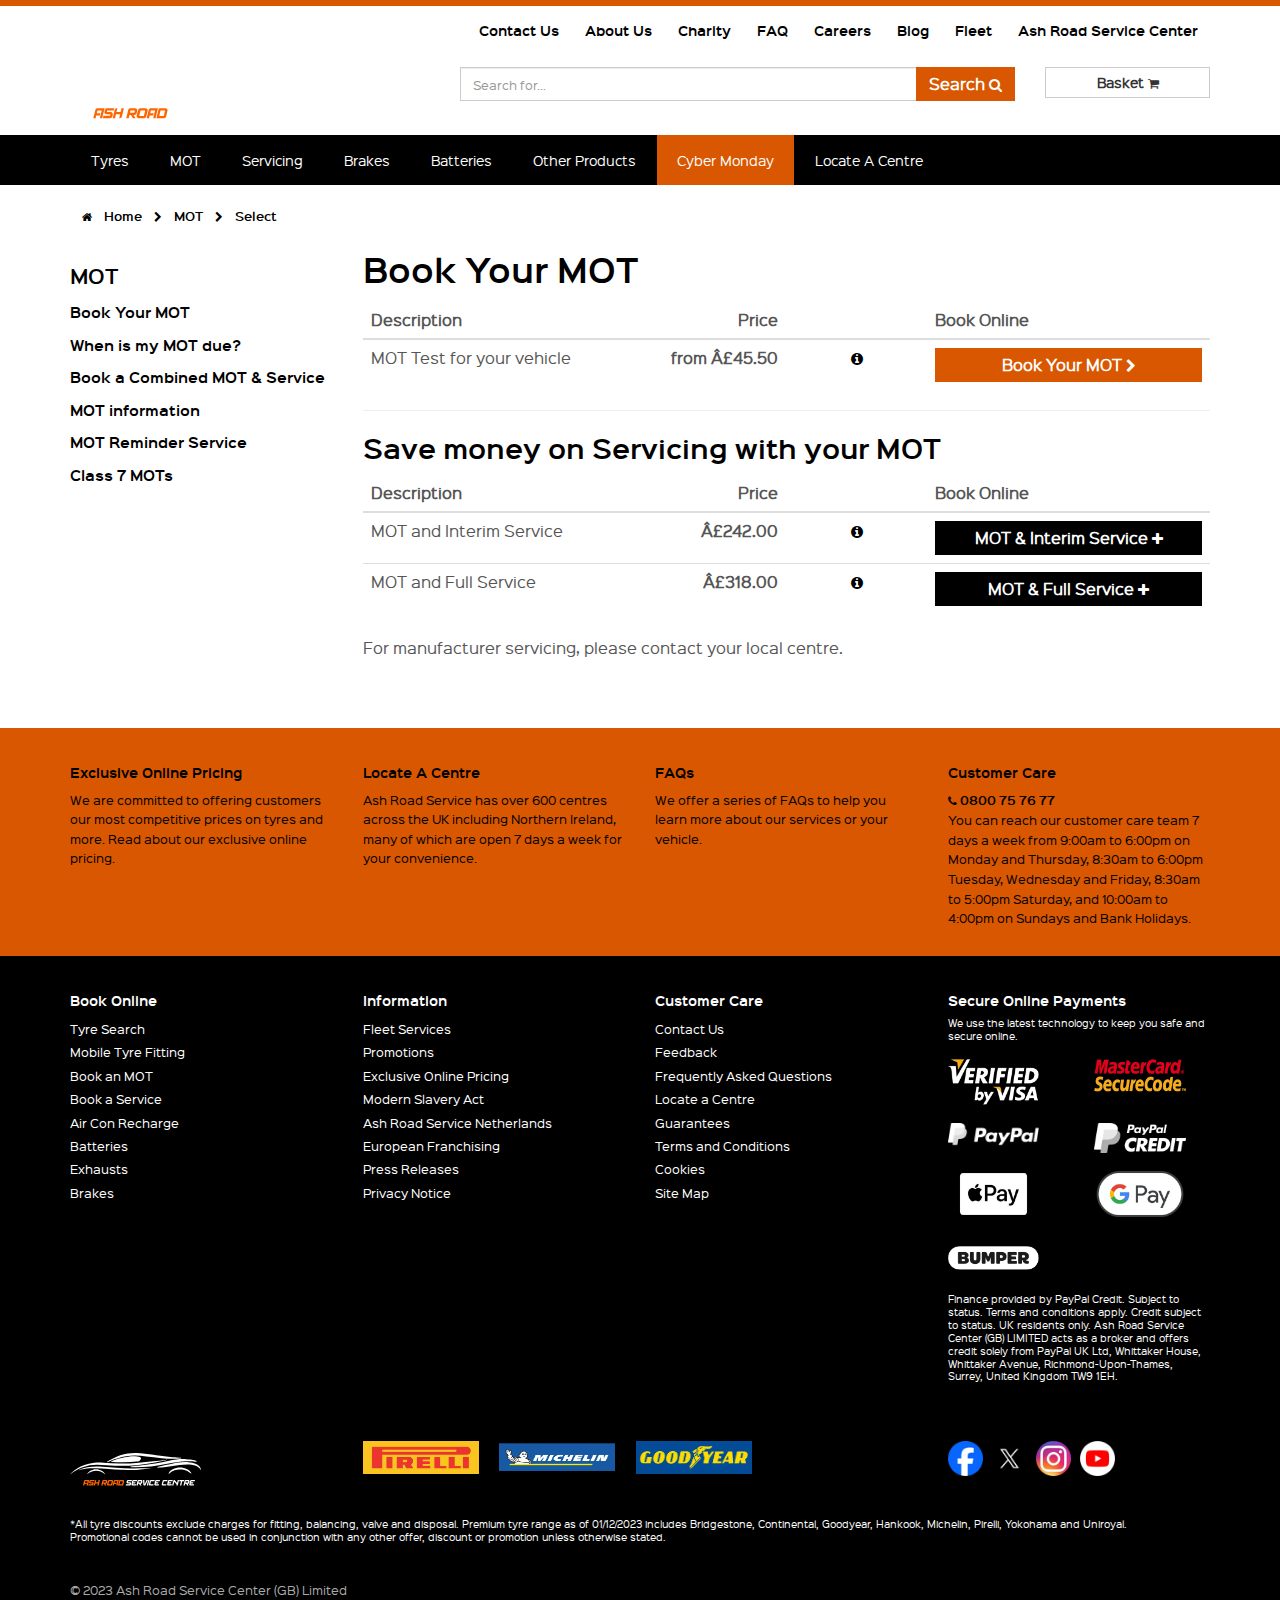
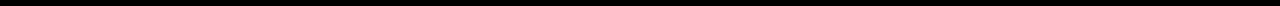
<file: mot-book-select.html>
<!DOCTYPE html>
<html lang="en-gb">

<head>

	<title>Book Your MOT Online Today - Over 500 MOT test centres | Ash Road Service Center</title>

	<meta charset="windows-1252" />
	<meta http-equiv="X-UA-Compatible" content="IE=edge" />
	<meta name="viewport" content="width=device-width, initial-scale=1.0">

	<meta name="Keywords"
		content="MOT, MOT test, book MOT, buy MOT, MOT test centre, car MOT class 4 MOT, class 7 MOT, van MOT, cheap MOT, annual MOT, purchase MOT" />
	<meta name="Description"
		content="Book your Car or Van MOT today, with over 500 MOT test centres across the UK and low prices when you book online. Click here to get started." />

	<meta name="robots" content="max-image-preview:large">


	<!-- Open Graph Tags -->
	<meta property="og:title" content="Book Your MOT Online Today - Over 500 MOT test centres" />
	<meta property="og:site_name" content="Ash Road Service Center" />
	<meta property="og:url" content="mot.html" />
	<meta property="og:image" content="images/og/kwikfit.jpg" />
	<meta property="og:image:width" content="762" />
	<meta property="og:image:height" content="400" />
	<link rel="canonical" href="mot.html" />

	<link href="frameworks/mmenu/dist/mmenu.css" rel="stylesheet" />
	<script src="frameworks/mmenu/dist/mmenu.js"></script>


	<link href="css/style.css" rel="stylesheet" media="all">
	<link href="frameworks/jquery-ui/1.13.2/jquery-ui.min.css" rel="stylesheet" media="all">


	<script src="frameworks/bootstrap/3.4.1/dist/js/bootstrap.min.js"></script>
	<script src="frameworks/jquery/3.7.0/jquery-3.7.0.min.js"></script>
	<script src="frameworks/jquery-ui/1.13.2/jquery-ui.min.js"></script>
	<script src="frameworks/jquery-touch-punch/0.2.3/jquery.ui.touch-punch.min.js" async defer></script>


	<script src="frameworks/swz-format-date-time/1.1.0/jquery.swz-format-date-time.js" async defer></script>
	<script src="frameworks/jquery-sortelements/1.0.0/jquery-sortelements.js" async defer></script>
	<script src="frameworks/bootstrap-switch/3.3.2/dist/js/bootstrap-switch.min.js"></script>
	<script src="frameworks/modal_tyre-size-options/1.1.0/modal_tyre-size-options.js"></script>
	<script src="frameworks/modal_basic/1.0.0/modal_basic.js"></script>
	<script src="frameworks/modal_vehicle-list/1.0.0/modal_vehicle-list.js" async defer></script>
	<script src="js/app.js"></script>

	<!-- Touch Icons -->
	<link rel="apple-touch-icon-precomposed" sizes="72x72"
		href="images/touch-icons/apple-touch-icon-72x72-precomposed.png">
	<!-- For the iPad mini and the first- and second-generation iPad on iOS = 6: -->
	<link rel="apple-touch-icon-precomposed" sizes="76x76"
		href="images/touch-icons/apple-touch-icon-76x76-precomposed.png">
	<!-- For the iPad mini and the first- and second-generation iPad on iOS = 7: -->
	<link rel="apple-touch-icon-precomposed" sizes="114x114"
		href="images/touch-icons/apple-touch-icon-114x114-precomposed.png">
	<!-- For iPhone with high-resolution Retina display running iOS = 6: -->
	<link rel="apple-touch-icon-precomposed" sizes="120x120"
		href="images/touch-icons/apple-touch-icon-120x120-precomposed.png">
	<!-- For iPhone with high-resolution Retina display running iOS = 7: -->
	<link rel="apple-touch-icon-precomposed" sizes="144x144"
		href="images/touch-icons/apple-touch-icon-144x144-precomposed.png">
	<!-- For iPad with high-resolution Retina display running iOS = 6: -->
	<link rel="apple-touch-icon-precomposed" sizes="152x152"
		href="images/touch-icons/apple-touch-icon-152x152-precomposed.png">
	<!-- For iPad with high-resolution Retina display running iOS = 7: -->
	<link rel="icon" sizes="192x192" href="images/touch-icons/apple-touch-icon.png"><!-- Chrome v31+ for Android -->
	<script src="js/custom.js"></script>
</head>

<body>
	<a id="top" name="top"></a>
	<div id="page">

		<!-- MAIN-HEADER -->
		<!-- MAIN-HEADER -->
		<header class="container-fluid kf-main-header hidden-xs">
			<div class="container">
				<!-- Top Menu -->
				<nav class="kf-top-menu hidden-xs">
					<ul class="nav nav-pills pull-right">
						<li class=""><a href="#">Contact Us</a></li>
						<li class=""><a href="#">About Us</a></li>
						<li class=""><a href="#">Charity</a></li>
						<li class=""><a href="#">FAQ</a></li>
						<li class=""><a href="#">Careers</a></li>
						<li class=""><a href="#">Blog</a></li>
						<li class=""><a href="#">Fleet</a></li>
						<li class=""><a href="#">Ash Road Service Center</a></li>
					</ul>
				</nav>

				<!-- KF LOGO AND SEARCH -->
				<div class="kf-logo-and-search">
					<div class="row">
						<div class="col-xs-6 col-sm-4 col-md-3 col-lg-3">
							<a href="#">
								<img class="main-logo img-responsive"
									src="images/og/Logo Footer.svg"
									alt="Ash Road Service Center logo blue" width="600" height="120">
							</a>
						</div>
						<div class="col-xs-6 col-sm-6 col-md-6 col-md-offset-1 col-lg-6 col-lg-offset-1">
							<form id="frmSearch" name="frmSearch" class="" method="post" action="#">
								<div class="input-group">
									<input type="text" class="text-regular form-control" name="zoom_query"
										placeholder="Search for...">
									<span class="input-group-btn">
										<button class="btn btn-kf btn-kf-orange" type="submit">
											<span class="hidden-xs">Search</span>
											<i class="fa fa-search"></i>
										</button>
									</span>
								</div><!-- /input-group -->
							</form>
						</div>
						<div class="hidden-xs col-sm-2 col-md-2 col-lg-2">
							<a class="btn btn-kf btn-default btn-basket btn-block" href="#">
								<span class="hidden-xs">Basket <i class="fa fa-shopping-cart"></i></span>
							</a>
						</div>
					</div>
				</div>
			</div>
		</header>

		<!-- MAIN MENU -->
		<nav class="container-fluid kf-main-menu hidden-xs" data-spy="affix" data-offset-top="124">
			<div class="container">

				<!-- Collapsable Submenu Button -->
				<div class="kf-main-menu-header visible-xs">
					<div class="kf-main-menu-header_title">Main Menu</div>
					<button type="button" class="btn btn-kf btn-kf-orange kf-main-menu-header_button"
						data-toggle="collapse" data-target="#bs-example-navbar-collapse-2"><i
							class="fa fa-bars"></i></button>
				</div>

				<div class="collapse navbar-collapse kf-main-menu-list" id="bs-example-navbar-collapse-2">

					<ul class="nav navbar-nav navbar-left">
						<li class="show-on-affix hidden-xs"><a href="#"><img class="main-logo"
									src="images/template/main-logo_600x120_white.png"
									alt="Ash Road Service Center logo white"></a>
						</li>
						<li class="visible-xs"><a href="#"><i class="fa fa-home"
									style="font-size:16px !important;"></i>&nbsp;&nbsp;Home</a></li>
						<li class="megamenu-dropdown">
							<a href="#" class="megamenu-dropdown-link">Tyres</a>
							<div class="megamenu-dropdown-container-fluid hidden-xs tyres">
								<div class="container">
									<div class="megamenu-dropdown-content">
										<div class="row">
											<div class="col-sm-3">
												<h4><a href="#">Tyres</a></h4>
												<ul>
													<li><a href="#">Buy Tyres Online</a></li>
													<li><a href="#">Mobile Tyre Fitting</a></li>
													<li><a href="#">Express Tyre Fitting</a></li>
													<li><a href="#">Free Tyre Check</a></li>
													<li><a href="#">Tyre Sealant</a></li>
													<li><a href="#">Space Saver Spare Wheels</a></li>
													<li><a href="#">Tyre Swap</a></li>
												</ul>

												<h4><a href="#">Tyre Manufacturers</a></h4>

												<ul>
													<li><a href="#">Pirelli</a></li>
													<li><a href="#">Michelin</a></li>
													<li><a href="#">Goodyear</a></li>
													<li><a href="#">Arrowspeed</a>
													</li>
													<li><a href="#">Bridgestone</a>
													</li>
													<li><a href="#">Continental</a>
													</li>
													<li><a href="#">Dunlop</a></li>
													<li><a href="#">Hankook</a></li>
													<li><a href="#">Yokohama</a></li>
													<li><a href="#">BF Goodrich</a>
													</li>
													<li><a href="#">Uniroyal</a></li>
												</ul>
											</div>

											<div class="col-sm-3">
												<h4><a href="#">Types of Tyre</a></h4>
												<ul>
													<li><a href="tyres/types-of-tyre/summer-tyres.html">Summer Tyres</a>
													</li>
													<li><a href="tyres/types-of-tyre/winter-tyres.html">Winter Tyres</a>
													</li>
													<li><a href="tyres/types-of-tyre/all-season-tyres.html">All Season
															Tyres</a> </li>
													<li><a href="tyres/types-of-tyre/run-flat-tyres.html">Runflat
															Tyres</a> </li>
													<li><a href="tyres/types-of-tyre/4x4-tyres.html">4x4 Tyres</a> </li>
													<li><a href="tyres/types-of-tyre/reinforced-tyres.html">Reinforced
															Tyres</a> </li>
													<li><a href="tyres/types-of-tyre/caravan-and-motorhome-tyres.html">Caravan
															&amp; Motorhome Tyres</a>
													<li>
													<li><a href="tyres/types-of-tyre/van-tyres.html">Van Tyres</a> </li>
													<li><a href="tyres/types-of-tyre/ev-tyres.html">Electric Vehicle
															Tyres</a> </li>
													<li><a href="tyres/types-of-tyre/hybrid-tyres.html">Hybrid Tyres</a>
													</li>
													<li><a href="tyres/types-of-tyre/homologated-tyres.html">Homologated
															Tyres</a> </li>
												</ul>

												<h4><a href="#">Ash Road Service Club</a></h4>
												<ul>
													<li><a href="#">Subscribe and Save</a> </li>
												</ul>
												<h4><a href="#">Tyre Insurance</a></h4>
												<ul>
													<li><a href="#">TyreCare</a> </li>
												</ul>
											</div>

											<div class="col-sm-3">
												<h4><a href="#">Tyre Information</a></h4>
												<ul>
													<li><a href="#">Looking After Tyres</a> </li>
													<li><a href="#">PROJECT TREE</a></li>
													<li><a href="#">How Tyres Are Made</a> </li>
													<li><a href="#">New Valves</a> </li>
													<li><a href="#">Spare Tyres</a>
													</li>
													<li><a href="#">Flat Tyre Advice</a> </li>
													<li><a href="#">Tyre Age</a> </li>
													<li><a href="#">Tyre Labelling</a> </li>
													<li><a href="#">Tyre
															Pressure Search</a> </li>
													<li><a href="#">TPMS</a> </li>
													<li><a href="#">Tyre Repair</a>
													</li>
													<li><a href="#">UK Tyre Law</a>
													</li>
													<li><a href="#">Wheel Balancing</a> </li>
													<li><a href="#">Writing On My Tyres</a> </li>
													<li><a href="#">Metal Valve Covers</a> </li>
													<li><a href="#">Tyre Speed Rating</a> </li>
													<li><a href="#">Tyre Load Index</a> </li>
													<li><a href="#">How to Change a Tyre</a> </li>
													<li><a href="#">Replacing Tyres in Axle Pairs</a>
													<li>
													<li><a href="#">Tyres For Your Vehicle</a> </li>
													<li><a href="#">205 55 R16 Tyres</a> </li>
												</ul>
											</div>


											<div class="col-sm-3">
												<h4><a href="#">Tyre Offers</a></h4>

												<ul>
													<li><a href="#"><img
																src="assets/kwikfit/kfcm_50_cmdeals_500x500.webp"
																alt="Grab a bargain in our Cyber Monday Sale! "
																class="img-responsive" width="300" height="300"></a>
													</li>
													<li><a href="#">Grab a bargain in our Cyber Monday Sale!
														</a></li>
												</ul>

											</div>

										</div>

									</div>
								</div>
							</div>
						</li>
						<li class="megamenu-dropdown">
							<a href="mot.html" class="megamenu-dropdown-link">MOT</a>
							<div class="megamenu-dropdown-container-fluid hidden-xs mot">
								<div class="container">
									<div class="megamenu-dropdown-content">
										<div class="row">
											<div class="col-sm-3">
												<h4><a href="#">MOT</a></h4>
												<ul>
													<li><a href="#">Book Your MOT</a></li>
													<li><a href="#">When is my MOT due?</a>
													</li>
												</ul>

												<h4><a href="#">MOT &amp; Service</a></h4>
												<ul>
													<li><a href="#">Book A Combined Service And
															MOT</a></li>
												</ul>

												<h4><a href="#">MOT Information</a>
												</h4>
												<ul>
													<li><a href="#">MOT failure and retest</a> </li>
													<li><a href="#">MOT test checks</a> </li>
													<li><a href="#">Pre-MOT Checks</a></li>
													<li><a href="#">Driving With No MOT</a> </li>
												</ul>
											</div>

											<div class="col-sm-3">
												<h4><a href="#">Reminder Service</a></h4>
												<ul>
													<li><a href="#">MOT Reminder Service</a>
													</li>
												</ul>

												<h4><a href="#">Ash Road Service Club</a></h4>
												<ul>
													<li><a href="#">Subscribe and Save</a> </li>
												</ul>
											</div>

											<div class="col-sm-3">
												<h4><a href="#">Class 7 MOTs</a></h4>
												<ul>
													<li><a href="#">Class 7 MOTs</a> </li>
												</ul>
											</div>

											<div class="col-sm-3">

												<h4><a href="#">Book Today</a></h4>
												<ul>
													<li><a href="#"><img src="assets/kwikfit/mot_500x500.webp"
																alt="Book your MOT today at over 500 centres nationwide"
																class="img-responsive" width="300" height="300"></a>
													</li>
													<li><a href="#">Book your MOT today at over 500 centres
															nationwide</a></li>
												</ul>

											</div>
										</div>

									</div>
								</div>
							</div>
						</li>
						<li class="megamenu-dropdown">
							<a href="servicing.html" class="megamenu-dropdown-link">Servicing</a>
							<div class="megamenu-dropdown-container-fluid hidden-xs servicing">
								<div class="container">
									<div class="megamenu-dropdown-content">
										<div class="row">
											<div class="col-sm-3">
												<h4><a href="#">Servicing</a></h4>
												<ul>
													<li><a href="#">Book Your Service</a></li>
												</ul>

												<h4><a href="#">MOT &amp; Service</a></h4>
												<ul>
													<li><a href="#">Book A Combined Service And MOT</a></li>
												</ul>

												<h4><a href="#">Service Pricing</a></h4>
												<ul>
													<li><a href="#">Service Pricing</a></li>
												</ul>

												<h4><a href="#">Service Packages</a></h4>
												<ul>
													<li><a href="#">Interim &amp; Full Service</a></li>
													<li><a href="#">Manufacturer Service</a></li>
													<li><a href="#">Engine Oil and Filter Change</a></li>
												</ul>

											</div>

											<div class="col-sm-3">
												<h4><a href="#">Servicing Information</a></h4>
												<ul>
													<li><a href="#">What service do I need?</a></li>
													<li><a href="#">Why service your car?</a></li>
													<li><a href="#">What's included in my service?</a></li>
													<li><a href="#">Servicing for your vehicle</a></li>
												</ul>

												<h4><a href="#">Ash Road Service Club</a></h4>
												<ul>
													<li><a href="#">Subscribe and Save</a></li>
												</ul>

												<h4><a href="#">Pollen Filters</a></h4>
												<ul>
													<li><a href="#">Air Cabin Filters</a></li>
												</ul>
											</div>


											<div class="col-sm-3">
												<h4><a href="#">Van Service</a></h4>
												<ul>
													<li><a href="#">Van Service</a></li>
												</ul>
												<h4><a href="#">EV Service</a></h4>
												<ul>
													<li><a href="#">Electric Vehicle Service</a></li>
												</ul>
												<h4><a href="#">Hybrid Service</a></h4>
												<ul>
													<li><a href="#">Hybrid Service</a></li>
												</ul>
											</div>


											<div class="col-sm-3">
												<h4><a href="#">Book Today</a></h4>
												<ul>
													<li><a href="#"><img
																src="assets/kwikfit/146_motandservice_500x500.webp"
																alt="Save When You Book An MOT & Service Together! Prices from &pound;146."
																class="img-responsive" width="300" height="300"></a>
													</li>
													<li><a href="#">Save When You Book An MOT &
															Service Together! Prices from &pound;146.</a></li>
												</ul>

											</div>
										</div>

									</div>
								</div>
							</div>
						</li>
						<li class=""><a href="#">Brakes</a></li>

						<li class=""><a href="#">Batteries</a></li>

						<li class="megamenu-dropdown">
							<a href="#" class="megamenu-dropdown-link visible-xs visible-lg">Other
								Products</a><a href="#" class="megamenu-dropdown-link hidden-xs hidden-lg">Other</a>
							<div class="megamenu-dropdown-container-fluid hidden-xs other-products">
								<div class="container">
									<div class="megamenu-dropdown-content">
										<div class="row">
											<div class="col-sm-3">

												<h4><a href="#">ADAS</a></h4>
												<ul>
													<li><a href="#">ADAS Calibration</a></li>
												</ul>

												<h4><a href="#">Air Conditioning</a></h4>
												<ul>
													<li><a href="#">Book Your Recharge</a></li>
													<li><a href="#">Free Air Con Check</a></li>
													<li><a href="#">Air Con Debug</a></li>
												</ul>

												<h4><a href="#">Battery</a></h4>
												<ul>
													<li><a href="#">Battery Search</a></li>
													<li><a href="#">Free Battery Health Check</a></li>
													<li><a href="#">Battery Information</a></li>
													<li><a href="#">Leisure Batteries</a></li>
													<li><a href="#">Bosch Batteries</a></li>
												</ul>

												<h4><a href="#">Brakes</a></h4>
												<ul>
													<li><a href="#">Book Your Free Brake Check</a></li>
													<li><a href="#">Brake Information</a></li>
													<li><a href="#">Brake Fluid Change</a></li>
													<li><a href="#">Van Brakes</a></li>
												</ul>
											</div>

											<div class="col-sm-3">

												<h4><a href="#">Bike Repair</a></h4>
												<ul>
													<li><a href="#">Bike & E-Bike Repairs & Servicing</a></li>
													<li><a href="#">Bike Repairs � Bristol</a></li>
													<li><a href="#">Bike Repairs � London</a></li>
												</ul>

												<h4><a href="#">Bulbs</a></h4>
												<ul>
													<li><a href="#">Bulbs</a></li>
													<li><a href="#">HID Bulbs</a></li>
												</ul>

												<h4><a href="#">Car Mats</a></h4>
												<ul>
													<li><a href="#">Order Tailor-fitted Car Mats</a></li>
												</ul>

												<h4><a href="#">Diagnostics</a></h4>
												<ul>
													<li><a href="#">Book A Fault Code Check</a></li>
													<li><a href="#">What Do Your Dashboard Warning Lights Mean?</a></li>
												</ul>

												<h4><a href="#">Engine Treatments</a></h4>
												<ul>
													<li><a href="#">Engine Treatments</a></li>
												</ul>

												<h4><a href="#">Exhausts</a></h4>
												<ul>
													<li><a href="#">Book Your Appointment</a></li>
													<li><a href="#">Exhaust Information</a></li>
													<li><a href="#">Free Exhaust Check</a></li>
												</ul>
											</div>


											<div class="col-sm-3">
												<h4><a href="#">Suspension</a></h4>
												<ul>
													<li><a href="#">Suspension</a></li>
												</ul>

												<h4><a href="#">Tyre Products</a></h4>
												<ul>
													<li><a href="#">Tyre Sealant</a></li>
													<li><a href="#">Space Saver Spare Wheels</a></li>
													<li><a href="#">Tyre Insurance</a></li>
												</ul>

												<h4><a href="#">Vehicle Safety Check</a></h4>
												<ul>
													<li><a href="#">Book Your Free Appointment</a></li>
												</ul>

												<h4><a href="#">Wheel Alignment</a></h4>
												<ul>
													<li><a href="#">Free Alignment Check</a></li>
												</ul>

												<h4><a href="#">Windscreen Wipers</a></h4>
												<ul>
													<li><a href="#">Windscreen Wipers</a></li>
													<li><a href="#">When To Change Your Wipers</a></li>
													<li><a href="#">Looking After Your Windscreen Wipers</a></li>
												</ul>
											</div>

											<div class="col-sm-3">
												<h4><a href="#">Other Products</a></h4>
												<ul>
													<li><a href="#"><img
																src="assets/kwikfit/kwikfitclub_megamenu_500x500.webp"
																alt="Join Ash Road Service Club today and combine your regular vehicle maintenance costs into a simple monthly subscription"
																class="img-responsive" width="300" height="300"></a>
													</li>
													<li><a href="#">Join Ash Road Service Club today and combine your
															regular
															vehicle maintenance costs into a simple monthly
															subscription</a></li>
												</ul>
											</div>

										</div>

									</div>
								</div>
							</div>
						</li>


						<li class="megamenu-dropdown hidden">
							<a href="#" class="megamenu-dropdown-link ">Fleet</a>
							<div class="megamenu-dropdown-container-fluid hidden-xs fleet">
								<div class="container">
									<div class="megamenu-dropdown-content">
										<div class="row">
											<div class="col-sm-3">
												<h4><a href="#">Fleet</a></h4>
												<ul>
													<li><a href="#">About Ash Road Service Fleet</a></li>
													<li><a href="#">Contact Ash Road Service Fleet</a></li>
													<li><a href="#">Sign Up With Ash Road Service Fleet</a></li>
													<li><a href="#">Our Fleet Network</a></li>
													<li><a href="#">Products & Services</a></li>
													<li><a href="#">Delivering Customer Service</a></li>
													<li><a href="#">Fleet Drivers</a></li>
												</ul>
											</div>

											<div class="col-sm-3">
												<h4><a href="#">Fleet Bookings</a></h4>
												<ul>
													<li><a href="#">Fleet Bookings</a></li>
												</ul>
											</div>


											<div class="col-sm-3">

											</div>

											<div class="col-sm-3">

												<h4><a href="#">Fleet</a></h4>
												<ul>
													<li><a href="#"><img
																src="images/template/mega-menu_other-products.jpg"
																width="100%"
																alt="We Offer All Kinds Of Services For Your Car"></a>
													</li>
													<li><a href="#">We Offer All Kinds Of Services For
															Your Car</a></li>
												</ul>
											</div>
										</div>

									</div>
								</div>
							</div>
						</li>

						<li class="highlight-cyber"><a href="#">Cyber Monday</a></li>

						<li class="">
							<a href="#" class="visible-xs visible-lg">Locate A Centre</a><a href="#"
								class="hidden-xs hidden-lg">Centres</a>
						</li>
						<li class="show-on-affix hidden-xs"><a href="#" class="fa-home-link"><i
									class="fa fa-shopping-cart"></i></a></li>
					</ul>


					<ul class="nav navbar-nav navbar-left visible-xs">
						<li class=""><a href="#">Contact Us</a></li>
						<li class=""><a href="#">About Us</a></li>
						<li class=""><a href="#">Charity</a></li>
						<li class=""><a href="#">FAQ</a></li>
						<li class=""><a href="#">Careers</a></li>
						<li class=""><a href="#">Blog</a></li>
						<li class=""><a href="#">Fleet</a></li>
						<li class=""><a href="#">Ash Road Service Club</a></li>

						<li class="visible-xs"><a href="#"><i class="fa fa-shopping-cart"
									style="font-size:16px !important;"></i>&nbsp;&nbsp;Basket</a></li>
					</ul>


					<ul class="nav navbar-nav navbar-right hidden-xs">
						<li class="show-on-affix"><a href="#top"><i class="fa fa-chevron-up kf-yellow"></i></a></li>
					</ul>
				</div>

				<!--<div class="show-on-affix">Show On Affix</div>
				<div class="hide-on-affix">Hide On Affix</div>-->
			</div>
		</nav>


		<nav class="navbar navbar-default navbar-mm-kf  hidden-sm hidden-md hidden-lg">
			<div class="container">
				<div class="navbar-header">
					<a href="#menu"
						class="btn btn-kf btn-kf-orange kf-main-menu-header_button menu-trigger navbar-toggle"> <i
							class="fa fa-bars"></i></a>
					<a href="#" class="btn btn-kf btn-kf-orange kf-main-menu-header_button menu-btn navbar-toggle"> <i
							class="fa fa-shopping-cart"></i></a>
					<a class="navbar-brand" href="#">
						<img src="images/og/Logo Footer.svg"
							class="img-responsive" width="140" height="28" />
						<!-- <h4 style="margin: 0px;">Ash Service Center</h4> -->
					</a>
				</div>
			</div>
		</nav>

		<nav id="menu" class="hidden-sm hidden-md hidden-lg">
			<ul>
				<li class="1">
					<span>Tyres</span>
					<ul>
						<li class=""><a href="#">Buy Tyres Online</a></li>
						<li class=""><a href="#">Mobile Tyre Fitting</a></li>
						<li class=""><a href="#">Express Tyre Fitting</a></li>
						<li class=""><a href="#">Free Tyre Check</a></li>
						<li class=""><a href="#">Tyre Sealant</a></li>
						<li class=""><a href="#">Space Saver Spare Wheels</a></li>
						<li class=""><a href="#">Tyre Swap</a></li>
						<li class="">
							<span>Tyre Manufacturers</span>
							<ul>
								<li class="">
									<span>Pirelli</span>
									<ul>
										<li class=""><a href="#">Pirelli Tyres</a></li>
										<li class=""><a href="#">Pirelli Performance Centres</a></li>
									</ul>
								</li>
								<li class=""><a href="#">Michelin</a></li>
								<li class=""><a href="#">Goodyear</a></li>
								<li class=""><a href="#">Arrowspeed</a></li>
								<li class=""><a href="#">Bridgestone</a></li>
								<li class=""><a href="#">Continental</a></li>
								<li class=""><a href="#">Dunlop</a></li>
								<li class=""><a href="#">Hankook</a></li>
								<li class=""><a href="#">Yokohama</a></li>
								<li class=""><a href="#">BF Goodrich</a></li>
								<li class=""><a href="#">Uniroyal</a></li>
								<li class=""><a href="#">Budget Tyres</a></li>
							</ul>

						</li>
						<li class="">
							<span>Types Of Tyre</span>
							<ul>
								<li class=""><a href="tyres/types-of-tyre/summer-tyres.html">Summer Tyres</a></li>
								<li class=""><a href="tyres/types-of-tyre/winter-tyres.html">Winter Tyres</a></li>
								<li class=""><a href="tyres/types-of-tyre/all-season-tyres.html">All Season Tyres</a>
								</li>
								<li class=""><a href="tyres/types-of-tyre/run-flat-tyres.html">Runflat Tyres</a></li>
								<li class=""><a href="tyres/types-of-tyre/4x4-tyres.html">4x4 Tyres</a></li>
								<li class=""><a href="tyres/types-of-tyre/reinforced-tyres.html">Reinforced Tyres</a>
								</li>
								<li class=""><a href="tyres/types-of-tyre/caravan-and-motorhome-tyres.html">Caravan &
										Motorhome Tyres</a></li>
								<li class=""><a href="tyres/types-of-tyre/van-tyres.html">Van Tyres</a></li>
								<li class=""><a href="tyres/types-of-tyre/ev-tyres.html">Electric Vehicle Tyres</a></li>
								<li class=""><a href="tyres/types-of-tyre/hybrid-tyres.html">Hybrid Tyres</a></li>
								<li class=""><a href="tyres/types-of-tyre/homologated-tyres.html">Homologated Tyres</a>
								</li>
							</ul>
						</li>
						<li class=""><a href="#">Tyre Insurance</a></li>
						<li class=""><a href="#">Ash Road Service Club</a></li>
						<li class="">
							<span>Tyre Information</span>
							<ul>
								<li class=""><a href="#">Looking After Tyres</a></li>
								<li class=""><a href="#">PROJECT TREE</a></li>
								<li class=""><a href="#">How Tyres Are Made</a></li>
								<li class=""><a href="#">New Valves</a></li>
								<li class=""><a href="#">Spare Tyres</a></li>
								<li class=""><a href="#">Tyre Age</a></li>
								<li class=""><a href="#">Tyre Labelling</a></li>
								<li class=""><a href="#">Tyre Pressure Search</a></li>
								<li class=""><a href="#">TPMS</a></li>
								<li class=""><a href="#">Tyre Repair</a></li>
								<li class=""><a href="#">UK Tyre Law</a></li>
								<li class=""><a href="#">Wheel Balancing</a></li>
								<li class=""><a href="#">Writing On My Tyres</a></li>
								<li class=""><a href="#">Metal Valve Covers</a></li>
								<li class=""><a href="#">Tyre Speed Rating</a></li>
								<li class=""><a href="#">Tyre Load Index</a></li>
								<li class=""><a href="#">How to Change a Tyre</a></li>
								<li class=""><a href="#">Replacing Tyres in Axle Pairs</a></li>
								<li class=""><a href="#">Tyres For Your Vehicle</a></li>
								<li class=""><a href="#">205 55 R16 Tyres</a></li>
							</ul>

						</li>
					</ul>
				</li>
				<li class="">
					<span>MOT</span>
					<ul>
						<li class=""><a href="#">Book Your MOT</a></li>
						<li class=""><a href="#">When is my MOT due?</a></li>
						<li class=""><a href="#">Book a Combined MOT & Service</a></li>
						<li class="">
							<span>MOT information</span>
							<ul>
								<li class=""><a href="#">Pre-MOT Checks</a></li>
								<li class=""><a href="#">MOT failure and
										retest</a></li>
								<li class=""><a href="#">MOT test checks</a></li>
								<li class=""><a href="#">Driving With No MOT</a></li>
							</ul>
						</li>
						<li class=""><a href="#">MOT Reminder Service</a></li>
						<li class=""><a href="#">Class 7 MOTs</a></li>
					</ul>
				</li>
				<li class="">
					<span>Servicing</span>
					<ul>
						<li class=""><a href="#">Book Your Service</a></li>
						<li class="">
							<span>Servicing Information</span>
							<ul>
								<li class=""><a href="#">Why service your
										car?</a></li>
								<li class=""><a href="#">What service
										do I need?</a></li>
								<li class=""><a href="#">What's included in my service?</a>
								</li>
								<li class=""><a href="#">Servicing for your
										vehicle</a></li>
							</ul>
						</li>
						<li class="">
							<span>Service Packages</span>
							<ul>
								<li class=""><a href="#">Interim &amp;
										Full Service</a></li>
								<li class=""><a href="#">Manufacturer
										Service</a></li>
								<li class=""><a href="">Engine Oil
										and Filter Change</a></li>
							</ul>
						</li>
						<li class=""><a href="#">Service Pricing</a></li>
						<li class=""><a href="#">Van Service</a></li>
						<li class=""><a href="#">Electric Vehicle Service</a></li>
						<li class=""><a href="#">Hybrid Service</a></li>
						<li class=""><a href="#">Pollen Filters</a></li>
					</ul>
				</li>
				<li class="">
					<span>Brakes</span>
					<ul>
						<li class=""><a href="#">Book Your Free Brake Check</a></li>
						<li class="">
							<span>Brake Information</span>
							<ul>
								<li class=""><a href="#">How brakes work</a></li>
								<li class=""><a href="#">Our range of brakes</a></li>
							</ul>
						</li>
						<li class=""><a href="#">Brake Fluid Change</a></li>
						<li class=""><a href="#">Van Brakes</a></li>
					</ul>
				</li>
				<li class="">
					<span>Batteries</span>
					<ul>
						<li class=""><a href="#">Battery Search</a></li>
						<li class=""><a href="#">Free Battery Health Check</a></li>
						<li class=""><a href="#">Leisure Batteries</a></li>
						<li class=""><a href="#">Bosch Batteries</a></li>
						<li class=""><a href="#">Van Batteries</a></li>
						<li class=""><a href="#">Stop-start batteries</a></li>
						<li class="">
							<span>Battery information</span>
							<ul>
								<li class=""><a href="#">Battery care made easy</a></li>
								<li class=""><a href="#">Free battery check</a></li>
							</ul>
						</li>
					</ul>
				</li>
				<li class="">
					<span>Other Products</span>
					<ul>
						<li class=""><a href="#">ADAS Calibration</a></li>
						<li class="2">
							<span>Air Conditioning</span>
							<ul>
								<li class=""><a href="#">Book Your Recharge</a></li>
								<li class=""><a href="#">Free Air Con Check</a></li>
								<li class=""><a href="#">Air Con Debug</a></li>
							</ul>
						</li>
						<li class="">
							<span>Bike Repair</span>
							<ul>
								<li class=""><a href="#">Bike Repairs & Servicing</a></li>
								<li class=""><a href="#">Bike Repairs � Bristol</a></li>
								<li class=""><a href="#">Bike Repairs � London</a></li>
							</ul>
						</li>
						<li class="">
							<span>Bulbs</span>
							<ul>
								<li class=""><a href="#">Replacement Car Bulbs</a></li>
								<li class=""><a href="#">HID Bulbs</a></li>
							</ul>
						</li>
						<li class="">
							<span>Car Mats</span>
							<ul>
								<li class=""><a href="#">Order Tailor-fitted Car Mats</a></li>
								<li class=""><a href="#">Returns & Cancellations</a></li>
							</ul>
						</li>
						<li class="">
							<span>Diagnostics</span>
							<ul>
								<li class=""><a href="#">Book Your Appointment</a></li>
								<li class=""><a href="#">Dashboard Warning Lights</a></li>
							</ul>
						</li>
						<li class=""><a href="#">Engine Treatments</a></li>
						<li class="">
							<span>Exhausts</span>
							<ul>
								<li class=""><a href="#">Book Your Appointment</a></li>
								<li class="">
									<span>Exhaust Information</span>
									<ul>
										<li class=""><a href="#">Problem solving</a></li>
										<li class=""><a href="#">Catalytic converters</a></li>
										<li class=""><a href="#">Diesel Particulate Filters</a></li>
										<li class=""><a href="#">Exhaust failure</a></li>
										<li class=""><a href="#">How exhausts work</a></li>
									</ul>
								</li>
								<li class=""><a href="#">Free exhaust check from Ash Road Service</a></li>
							</ul>
						</li>
						<li class=""><a href="#">Spare Wheels</a></li>
						<li class=""><a href="#">Suspension</a></li>
						<li class=""><a href="#">Vehicle Safety Check</a></li>
						<li class=""><a href="#">Wheel Alignment</a></li>
						<li class="">
							<span>Windscreen Wipers</span>
							<ul>
								<li class=""><a href="#">Wiper Blade Search</a></li>
								<li class=""><a href="#">When To Change Your Wipers</a></li>
								<li class=""><a href="#">Looking after your windscreen wipers</a></li>
							</ul>
						</li>
					</ul>

				</li>

				<li class=" highlight-cyber"><a href="#">Cyber Monday</a></li>

				<li class=""><a href="#">Careers</a></li>
				<li class=""><a href="#">Locate A Centre</a></li>
				<li class="">
					<span>Ash Road Service Club</span>
					<ul>
						<li class=""><a href="#">Join The Club</a></li>
						<li class=""><a href="#">Terms and Conditions</a></li>
					</ul>
				</li>
				<li class="1">
					<span>Contact Us</span>
					<ul>
						<li class=""><a href="#">Get In Touch</a></li>
						<li class=""><a href="#">Mailing List</a></li>
						<li class=""><a href="#">Customer Satisfaction</a></li>
						<li class=""><a href="#">Find My Local Centre</a></li>
					</ul>
				</li>
				<li class="">
					<span>More</span>
					<ul>
						<li class="">
							<span>About Us</span>
							<ul>
								<li class=""><a href="#">About Ash Road Service Center</a></li>
								<li class=""><a href="#">Our Values</a></li>
								<li class=""><a href="#">Our Staff</a></li>
								<li class=""><a href="#">Our History</a></li>
								<li class=""><a href="#">Our Environment</a></li>
								<li class=""><a href="#">Our Centres</a></li>
								<li class=""><a href="#">Our Services</a></li>
								<li class=""><a href="#">Our Cookies</a></li>
								<li class=""><a href="#">Our Terms and Conditions</a></li>
								<li class=""><a href="#">Our Guarantees</a></li>
								<li class=""><a href="#">Privacy Notice</a></li>
								<li class=""><a href="#">Privacy Summary</a></li>
								<li class=""><a href="#">Gender Pay Gap</a></li>
								<li class=""><a href="#">Modern Slavery Statement</a></li>
								<li class=""><a href="#">British Touring Car Championship</a></li>
							</ul>

						</li>
						<li class=""><a href="#">Charity</a></li>
						<li class=""><a href="#">FAQ</a></li>
						<li class=""><a href="#">Blog</a></li>
						<li class="">
							<span>Fleet</span>
							<ul>
								<li class=""><a href="#">About Ash Road Service Fleet</a></li>
								<li class=""><a href="#">Contact Ash Road Service Fleet</a></li>
								<li class=""><a href="#">Fleet Drivers</a></li>
								<li class=""><a href="#">Products &amp; Services</a></li>
								<li class=""><a href="#">Our Fleet Network</a></li>
								<li class=""><a href="#">Delivering Customer Service</a></li>
								<li class=""><a href="#">Sign Up With Ash Road Service Fleet</a></li>
							</ul>
						</li>

					</ul>
				</li>
			</ul>
		</nav>

		<script>

			$(document).ready(function () {

				const mmenu = new Mmenu("#menu", {
					"navbar": {
						title: "Main Menu"
					},
					"navbars": [
						{
							"position": "top",
							"content": [
								'<div class="header"><div class="logo"><a href="/"><img src="/images/template/main-logo_600x120_white.webp" class="img-responsive" width="140" height="28"/></a></div><div class="menu-close-icon"><i class="fa fa-times fa-2x close-mmenu cursor-pointer"></i></div>'
								//'<div class="header"><div class="logo"><img src="/images/template/main-logo_600x120_blue.webp" class="img-responsive" width="140" height="28"/><div class="menu-close-icon"><i class="fa fa-times fa-2x close-mmenu cursor-pointer"></i></div></div>'
							]
						},
						{
							"position": "bottom",
							"content": [
								"<a href='/about-us'>&copy; 2023 Ash Road Service Center (GB) Limited</a>"
							]
						}
					],
					offCanvas: {
						// off-canvas options
						"position": "left-front"
					},
					"setSelected": {
						"hover": true,
						"parent": true
					}
				}, {
					offCanvas: {
						// off-canvas configuration
					}
				});

				const mmapi = mmenu.API;

				$("body").on("click", ".close-mmenu", function (event) {
					mmapi.close();
				});

				$("body").on("click", "#menu li a", function (event) {
					if (!$(this).hasClass("mm-listitem__btn")) {
						$(".mmenu-loading-spinner").remove();
						$(this).append(' <i class="fa fa-circle-o-notch fa-spin mmenu-loading-spinner"></i>')
					}
				});

				$(window).resize(function () {
					//     mmapi.close();
				});
			});
		</script>

		<!-- BREADCRUMBS -->
		<div class="container-fluid kf-breadcrumbs affix-top" data-spy="affix" data-offset-top="124">

			<div class="container">
				<a href="/"><i class="fa fa-home"></i><span class="hidden-xs">Home</span></a><a href="/mot"><i
						class="fa fa-chevron-right"></i>MOT</a><a href="mot-book-select.html"><i
						class="fa fa-chevron-right"></i>Select</a>
			</div>
		</div>
		<!-- MAIN ARTICLE -->
		<div class="container-fluid kf-main-article">
			<div class="container">
				<div class="row">

					<div class="col-xs-12 col-sm-4 col-md-3 col-lg-3">
						<!-- SUB-MENU -->
						<div class="kf-sub-menu">

							<!-- Collapsable Submenu Button -->
							<div class="kf-sub-menu-header visible-xs">
								<div class="kf-sub-menu-header_title">Submenu</div>
								<button type="button" class="btn btn-kf btn-kf-orange kf-sub-menu-header_button"
									data-toggle="collapse" data-target="#wp-submenu"><i class="fa fa-bars"></i></button>
							</div>

							<!-- Collapsable Submenu -->
							<div class="collapse navbar-collapse kf-sub-menu-list affix-top" id="wp-submenu"
								data-spy="affix" style="">

								<ul>
									<li><a href="/mot">MOT</a>
										<ul>
											<li><a href="/mot">Book Your MOT</a>
											</li>
											<li><a href="/mot/when-is-my-mot-due">When is my MOT due?</a>
											</li>
											<li><a href="/mot-and-service">Book a Combined MOT &amp; Service</a>
											</li>
											<li><a href="/mot/information/mot-pre-checks">MOT information</a>
												<ul style="display:none;">
													<li><a href="/mot/information/mot-pre-checks">Pre-MOT Checks</a>
													</li>
													<li><a href="/mot/information/mot-failure-and-retest">MOT failure
															and retest</a>
													</li>
													<li><a href="/mot#mottestchecks">MOT test checks</a>
													</li>
													<li><a href="/mot/information/can-you-drive-your-car-without-mot">Driving
															With No MOT</a>
													</li>
												</ul>
											</li>
											<li><a href="/mot/reminder-service">MOT Reminder Service</a>
											</li>
											<li><a href="/mot/information/class-7">Class 7 MOTs</a>
											</li>
										</ul>
									</li>
								</ul>
							</div>


							<style>
								@media (min-width: 768px) {
									#wp-submenu.affix {
										top: 130px;
										width: 213px;
									}

									#wp-submenu.affix-bottom {
										position: absolute;
									}
								}

								@media (max-width: 767px) {
									.affix {
										position: static;
									}
								}
							</style>
						</div><!--/.kf-sub-menu-->
					</div>
					<div class="col-xs-12 col-sm-8 col-md-9 col-lg-9">

						<!-- MAIN-CONTENT -->
						<div class="kf-main-content">


							<h2>Book Your MOT</h2>

							<p id="vehicleData"></p>
							<table class="table">
								<thead>
									<tr>
										<th class="col-sm-4">Description</th>
										<th class="col-sm-2 text-right">Price</th>
										<th class="col-sm-2 text-center"></th>
										<th class="hidden-xs col-sm-4">Book Online</th>
									</tr>
								</thead>
								<tbody>
									<tr>
										<td>MOT Test for your vehicle</td>
										<th class="text-right">from £45.50</th>
										<td class="text-center"><i class="fa fa-info-circle kf-blue"
												data-toggle="basic-modal" data-modaltitle="MOT"
												data-modalbody="#ModalBodyMOT"></i></td>
										<td class="hidden-xs"><button
												class="btn btn-kf btn-kf-orange btn-block btn-continue"
												id="book_your_mot"
												data-loading-text="Please wait <i class='fa fa-circle-o-notch fa-spin'></i>"
												data-mot="Y" data-service="N" data-servicetype="">Book Your MOT <i
													class="fa fa-chevron-right"></i></button></td>
									</tr>
									<tr class="visible-xs">
										<td colspan="4"><button class="btn btn-kf btn-kf-orange btn-block btn-continue"
												data-loading-text="Please wait <i class='fa fa-circle-o-notch fa-spin'></i>"
												data-mot="Y" data-service="N" data-servicetype="">Book Your MOT <i
													class="fa fa-chevron-right"></i></button></td>
									</tr>
								</tbody>
							</table>

							<hr>

							<h3>Save money on Servicing with your MOT</h3>
							<p id="kwik-fit-service"></p>
							<table class="table">
								<thead>
									<tr>
										<th class="col-sm-4">Description</th>
										<th class="col-sm-2 text-right">Price</th>
										<th class="col-sm-2 text-center"></th>
										<th class="hidden-xs col-sm-4">Book Online</th>
									</tr>
								</thead>
								<tbody>
									<tr>
										<td>MOT and Interim Service</td>
										<th class="text-right">£242.00</th>
										<td class="text-center"><i class="fa fa-info-circle kf-blue"
												data-toggle="basic-modal" data-modaltitle="MOT and Interim Service"
												data-modalbody="#ModalBodyMOTAndInterimService"></i></td>
										<td class="hidden-xs"><button class="btn btn-kf btn-info btn-block btn-continue"
												data-loading-text="Please wait <i class='fa fa-circle-o-notch fa-spin'></i>"
												data-mot="Y" data-service="Y" data-servicetype="INTERIM">MOT &amp;
												Interim Service <i class="fa fa-plus"></i></button></td>
									</tr>
									<tr class="visible-xs">
										<td colspan="4"><button class="btn btn-kf btn-info btn-block btn-continue"
												data-loading-text="Please wait <i class='fa fa-circle-o-notch fa-spin'></i>"
												data-mot="Y" data-service="Y" data-servicetype="INTERIM">MOT &amp;
												Interim Service <i class="fa fa-plus"></i></button></td>
									</tr>
									<tr>
										<td>MOT and Full Service</td>
										<th class="text-right">£318.00</th>
										<td class="text-center"><i class="fa fa-info-circle kf-blue"
												data-toggle="basic-modal" data-modaltitle="MOT and Full Service"
												data-modalbody="#ModalBodyMOTAndFullService"></i></td>
										<td class="hidden-xs"><button class="btn btn-kf btn-info btn-block btn-continue"
												data-loading-text="Please wait <i class='fa fa-circle-o-notch fa-spin'></i>"
												data-mot="Y" data-service="Y" data-servicetype="FULL">MOT &amp; Full
												Service <i class="fa fa-plus"></i></button></td>
									</tr>
									<tr class="visible-xs">
										<td colspan="4"><button class="btn btn-kf btn-info btn-block btn-continue"
												data-loading-text="Please wait <i class='fa fa-circle-o-notch fa-spin'></i>"
												data-mot="Y" data-service="Y" data-servicetype="FULL">MOT &amp; Full
												Service <i class="fa fa-plus"></i></button></td>
									</tr>
								</tbody>
							</table>
							<p>
								For manufacturer servicing, please contact your local centre.
							</p>


							<!-- #frmSMOT-->
							<form id="frmSMOT" action="/mot/book/appointment" method="post" class="form_vehicle-search">

								<!-- VEHICLE -->
								<input type="hidden" id="Vehicle.FuelType" name="Vehicle.FuelType" value="DIESEL">
								<input type="hidden" id="Vehicle.RegNum" name="Vehicle.RegNum" value="KM12AKK">
								<input type="hidden" id="Vehicle.Year" name="Vehicle.Year" value="2012">
								<input type="hidden" id="Vehicle.Make" name="Vehicle.Make" value="VOLKSWAGEN">
								<input type="hidden" id="Vehicle.Model" name="Vehicle.Model"
									value="SHARAN SEL TDI BLUEMOTION TECHNOLOGY DSG">
								<input type="hidden" id="Vehicle.Engine" name="Vehicle.Engine" value="2">
								<input type="hidden" id="Vehicle.VIN" name="Vehicle.VIN" value="">
								<input type="hidden" id="Vehicle.BodyStyle" name="Vehicle.BodyStyle"
									value="MPV (MULTI-PURPOSE VEHICLE)">
								<input type="hidden" id="Vehicle.Transmission" name="Vehicle.Transmission"
									value="SEMI AUTO">
								<input type="hidden" id="Vehicle.Colour" name="Vehicle.Colour" value="GREY">
								<input type="hidden" id="Vehicle.ForwardGears" name="Vehicle.ForwardGears" value="6">
								<input type="hidden" id="Vehicle.GrossWeight" name="Vehicle.GrossWeight" value="2540">
								<input type="hidden" id="Vehicle.VehicleCategoryDescription"
									name="Vehicle.VehicleCategoryDescription" value="CARS (exc. Off-Road)">
								<input type="hidden" id="Vehicle.ServiceOil" name="Vehicle.ServiceOil" value="521KF110">
								<input type="hidden" id="Vehicle.Refrigerant" name="Vehicle.Refrigerant" value="">
								<input type="hidden" id="Vehicle.MotDueDate" name="Vehicle.MotDueDate"
									value="29/09/2023">
								<br>

								<input type="hidden" id="MOT" name="MOT" value="">
								<input type="hidden" id="Service" name="Service" value="">
								<input type="hidden" id="ServiceType" name="ServiceType" value="">

								<input type="hidden" id="Postcode" name="Postcode" value="">
								<input type="hidden" id="CARSCentreCode" name="CARSCentreCode" value="101275">
							</form>


							<div id="ModalBodyMOT" class="hide">
								<p>Save money on the standard MOT price by booking your MOT online.</p>
							</div>
							<div id="ModalBodyMOTAndInterimService" class="hide">
								<p>Save by booking your Interim Service with an MOT. We recommend having an Interim
									Service every 6,000 miles or 6 months, whichever is sooner. Our Interim Service
									comprises a full range of vehicle safety checks including a visual brake inspection
									plus the following replacement parts:</p>
								<ul>
									<li>Drain and replace engine oil with recommended oil for your vehicle (includes
										synthetic and specialist oils for an additional charge)</li>
									<li>Replacement oil filter</li>
									<li>Check coolant and washer fluid levels and top up</li>
								</ul>
								<p>Our service price is calculated based on a combination of factors which include the
									recommended oil for your vehicle and your selected centre.</p>
								<p><a href="/servicing#whatsincluded" target="_blank">View a full checklist of what’s
										included in your service.</a></p>
							</div>
							<div id="ModalBodyMOTAndFullService" class="hide">
								<p>Save by booking your Full Service with an MOT. Our Full Service is ideal as an annual
									maintenance programme for your car. We recommend your car receives a Full Service
									every 12,000 miles or 12 months, whichever is sooner. Our Full Service comprises a
									full range of vehicle safety checks including a full ‘wheel-off’ brake inspection
									plus the following replacement parts:</p>
								<ul>
									<li>Replacement air filter</li>
									<li>Drain and replace engine oil with recommended oil for your vehicle (includes
										synthetic and specialist oils for an additional charge)</li>
									<li>Replacement oil filter</li>
									<li>Check fluid levels and top up coolant, screenwash and power steering fluids</li>
								</ul>
								<p>Our service price is calculated based on a combination of factors which include the
									recommended oil for your vehicle and your selected centre.</p>
								<p><a href="/servicing#whatsincluded" target="_blank">View a full checklist of what’s
										included in your service.</a></p>
							</div>


							<div id="ModalBodyEssentialService" class="hide">
								<p>Our Engine Oil and Filter Change package includes the following:</p>
								<ul class="fa-ul">
									<li><i class="fa-li fa fa-check-circle text-success"></i>Engine oil drained</li>
									<li><i class="fa-li fa fa-check-circle text-success"></i>Replacement sump plug
										washer</li>
									<li><i class="fa-li fa fa-check-circle text-success"></i>Oil refill based on
										manufacturer's recommendation</li>
									<li><i class="fa-li fa fa-check-circle text-success"></i>Replacement oil filter</li>
								</ul>
								<p>Please note: Because Engine Oil and Filter Change does not include a full range of
									vehicle checks, we are unable to stamp your log book or reset your service light on
									your dashboard when you select this option.</p>
								<p>Our price is calculated based on a combination of factors which include the
									recommended oil for your vehicle and your selected centre.</p>
								<p><a href="/servicing/packages/engine-oil-and-filter-change" target="_blank">Learn more
										about our Engine Oil and Filter Change</a></p>
							</div>
							<div id="ModalBodyInterimService" class="hide">
								<p>We recommend having an Interim Service every 6,000 miles or 6 months, whichever is
									sooner. Our Interim Service comprises a full range of vehicle safety checks
									including a visual brake inspection plus the following replacement parts:</p>
								<ul>
									<li>Drain and replace engine oil with recommended oil for your vehicle (includes
										synthetic and specialist oils for an additional charge)</li>
									<li>Replacement oil filter</li>
									<li>Check coolant and washer fluid levels and top up</li>
								</ul>
								<p>Our service price is calculated based on a combination of factors which include the
									recommended oil for your vehicle and your selected centre.</p>
								<p><a href="/servicing#whatsincluded" target="_blank">View a full checklist of what’s
										included in your service.</a></p>
							</div>
							<div id="ModalBodyFullService" class="hide">
								<p>Our Full Service is ideal as an annual maintenance programme for your car. We
									recommend your car receives a Full Service every 12,000 miles or 12 months,
									whichever is sooner. Our Full Service comprises a full range of vehicle safety
									checks including a full ‘wheel-off’ brake inspection plus the following replacement
									parts:</p>
								<ul>
									<li>Replacement air filter</li>
									<li>Drain and replace engine oil with recommended oil for your vehicle (includes
										synthetic and specialist oils for an additional charge)</li>
									<li>Replacement oil filter</li>
									<li>Check fluid levels and top up coolant, screenwash and power steering fluids</li>
								</ul>
								<p>Our service price is calculated based on a combination of factors which include the
									recommended oil for your vehicle and your selected centre.</p>
								<p><a href="/servicing#whatsincluded" target="_blank">View a full checklist of what’s
										included in your service.</a></p>
							</div>

							<style>
								ul.fa-ul {
									margin-left: 30px;
								}

								ul.fa-ul li {
									line-height: 28px;
								}

								.fa-li {
									font-size: 21px;
									top: 0.1em;
								}
							</style>

							<script>


								//*************************
								/* Javascript init for engine starter */
								$(document).ready(function () {

									//$("input[type='hidden']").attr("type","text");

									$(".btn-continue").on("click", function () {
										$("#MOT").val($(this).attr("data-mot"));
										$("#Service").val($(this).attr("data-service"));
										$("#ServiceType").val($(this).attr("data-servicetype"));
										addSMOTToOrder("#frmSMOT", this);
									});


									$("[data-toggle='basic-modal']").on("click", function () {
										modalBasic("#modal_basic", $(this).data("modaltitle"), $($(this).data("modalbody")).html());
									});


									//C7 checks for smot bookings!
									$("body").on("click", ".btn-c7-check-continue", function () {
										$("#MOT").val($(this).attr("data-mot"));
										$("#Service").val($(this).attr("data-service"));
										$("#ServiceType").val($(this).attr("data-servicetype"));
										smotC7Check();
									});

									//Does your vehicle require a Class7 MOT
									$("body").on("click", ".btn-c7-view-class-7-mot-centres", function () {
										document.location = "/mot/information/class-7";
									});

									$("body").on("click", ".btn-c7-book-standard-mot", function () {
										addSMOTToOrder("#frmSMOT", this);
									});



								});
								//*************************




								function smotC7Check() {

									var modalOpts = {};

									modalOpts.id = "#modal_custom-buttons";
									modalOpts.title = "Does your vehicle require a Class 7 MOT?";
									modalOpts.html = "<p>A Class 7 MOT is required for goods vehicles between 3,000kg and 3,500kg design gross weight.</p>";
									modalOpts.html += "<p>Ash Road Service offers Class 7 MOT tests at a number of Ash Road Service centres across the UK. To book, please contact your local Class 7 MOT test centre.</p>";
									modalOpts.html += "<p>Please note: it is the customer's responsibility to check the MOT class of their vehicle before they book.</p>";
									modalOpts.footer = "<button class=\"btn btn-block btn-kf btn-warning btn-c7-view-class-7-mot-centres\">Yes - View Class 7 MOT Centres <i class=\"fa fa-chevron-right\" /></button>";
									//	modalOpts.footer += "<button class=\"btn btn-block btn-kf btn-success btn-c7-book-standard-mot\" data-loading-text=\"Please wait <i class='fa fa-circle-o-notch fa-spin'></i>\">No - Continue to book a standard MOT <i class=\"fa fa-chevron-right\" /></button>";

									modalCustomButtons(modalOpts);
								}




								//*************************
								//addSMOTToOrder(formid,obj)
								function addSMOTToOrder(formid, obj) {

									//declare variables
									var btn;
									var postData;
									var standardErrorMessage;

									//access to the btn from the ajax block
									btn = $(obj);

									//standard fallback error message
									standardErrorMessage = "<p>Sorry, an error occurred.</p>";

									$.ajax({
										url: "/ajax/smot/add-to-order.asp",
										data: $(formid).serialize(),
										type: "POST",
										beforeSend: function (jqXHR, settings) {
											$(".btn-continue").prop("disabled", "disabled");
											$(btn).prop("disabled", "disabled").button("loading");
										},
										success: function (data, textStatus, jqXHR) {

											if (jQuery.isXMLDoc(data)) {

												xml = $(data);

												//check if the intial search was successful
												if (xml.find("STATUS").text() == "SUCCESS") {

													//submit the form and move to the next stage!
													$(formid).submit();

													//exit the function!
													return;

												} else if (xml.find("STATUS").text() == "BOOKINGEXISTS") {

													//show the options
													modalCustomButtons({
														id: "#modal_custom-buttons",
														title: xml.find("TITLE").text(),
														html: xml.find("BODY").text(),
														footer: xml.find("BUTTONS").text()
													});

													$("body").on("click", ".btn-create-new-booking", function () {
														createNewBooking(function () {
															$("#modal_custom-buttons").modal("hide");
															addSMOTToOrder(formid, obj);
														});
													});

												} else {
													modalBasic("#modal_basic", xml.find("TITLE").text(), xml.find("BODY").text());
												}


												//waiting...
												$(btn).prop("disabled", false).button("reset");
												$(".btn-continue").prop("disabled", false);


											} else {

												modalBasic("#modal_basic", "Unknown Error <i class=\"fa fa-exclamation\"></i>", standardErrorMessage);
											}

											//show the modal!
											$("#modal_basic-ajax-call").modal();

										},
										error: function (jqXHR, textStatus, errorThrown) {
											//show the modal
											modalBasic("#modal_basic", errorThrown + " <i class=\"fa fa-exclamation\"></i>", textStatus);
											$(btn).prop("disabled", false).button("reset");
											$(".btn-continue").prop("disabled", false);
										}
									});

								}
								//*************************

							</script>
						</div><!--/.kf-main-content-->
					</div><!--/.col-*-->
				</div><!--/.row-->
			</div><!--/.container-->
		</div>
		<!-- KF-PROMO-BANNER -->
		<section class="container-fluid kf-promo-banner">
			<div class="container">
				<div class="row">
					<div class="col-sm-6 col-md-3">
						<h6><a href="#">Exclusive Online Pricing</a></h6>
						<p>We are committed to offering customers our most competitive prices on tyres and more. Read
							about our exclusive online pricing.</p>
					</div>
					<div class="col-sm-6 col-md-3">
						<h6><a href="#">Locate A Centre</a></h6>
						<p>Ash Road Service has over 600 centres across the UK including Northern Ireland, many of which
							are
							open 7 days a week for your convenience.</p>
					</div>
					<div class="col-sm-6 col-md-3">
						<h6><a href="#">FAQs</a></h6>
						<p>We offer a series of FAQs to help you learn more about our services or your vehicle.</p>
					</div>
					<div class="col-sm-6 col-md-3">
						<h6><a href="#">Customer Care</a></h6>
						<p><strong><a href="#"><i class="fa fa-phone"></i> 0800 75 76 77</a></strong>
							<br />You can reach our customer care team 7 days a week from 9:00am to 6:00pm on Monday and
							Thursday, 8:30am to 6:00pm Tuesday, Wednesday and Friday, 8:30am to 5:00pm Saturday, and
							10:00am to 4:00pm on Sundays and Bank Holidays.
						</p>
					</div>
				</div>
			</div>
		</section>
		<footer class="kf-main-footer">
			<!-- KF-FOOTER-NAV -->
			<nav class="container-fluid kf-footer-nav">
				<div class="container">
					<div class="row kf-footer-nav-links">
						<div class="col-xs-12 col-sm-6 col-md-3">
							<h6>Book Online</h6>

							<ul>
								<li><a href="#">Tyre Search</a>
								</li>
								<li><a href="#">Mobile Tyre Fitting</a>
								</li>
								<li class="active"><a href="mot.html">Book an MOT</a>
								</li>
								<li><a href="servicing.html">Book a Service</a>
								</li>
								<li><a href="#">Air Con Recharge</a>
								</li>
								<li><a href="#">Batteries</a>
								</li>
								<li><a href="#">Exhausts</a>
								</li>
								<li><a href="#">Brakes</a>
								</li>
							</ul>
						</div>
						<div class="col-xs-12 col-sm-6 col-md-3">
							<h6>Information</h6>

							<ul>
								<li><a href="#">Fleet Services</a>
								</li>
								<li><a href="#">Promotions</a>
								</li>
								<li><a href="#">Exclusive Online Pricing</a>
								</li>
								<li><a href="#">Modern Slavery Act</a>
								</li>
								<li><a href="#" target="_blank">Ash Road Service Netherlands</a>
								</li>
								<li><a href="#" target="_blank">European Franchising</a>
								</li>
								<li><a href="#">Press Releases</a>
								</li>
								<li><a href="#">Privacy Notice</a>
								</li>
							</ul>
						</div>
						<div class="col-xs-12 col-sm-6 col-md-3">
							<h6>Customer Care</h6>

							<ul>
								<li><a href="#">Contact Us</a>
								</li>
								<li><a href="#">Feedback</a>
								</li>
								<li><a href="#">Frequently Asked Questions</a>
								</li>
								<li><a href="#">Locate a Centre</a>
								</li>
								<li><a href="#">Guarantees</a>
								</li>
								<li><a href="#">Terms and Conditions</a>
								</li>
								<li><a href="#">Cookies</a>
								</li>
								<li><a href="#">Site Map</a>
								</li>
							</ul>
						</div>
						<div class="col-xs-12 col-sm-6 col-md-3">

							<h6>Secure Online Payments</h6>
							<p>We use the latest technology to keep you safe and secure online.</p>

							<div class="row secure-online-payment-logos">
								<div class="col-xs-5"><img src="images/template/verified-by-visa.webp"
										alt="Verified by Visa" width="300" height="150" class="img-responsive"></div>
								<div class="col-xs-5 col-xs-offset-1"><img src="images/template/mastercard.webp"
										alt="Mastercard Securecode" width="300" height="150" class="img-responsive">
								</div>
							</div>
							<div class="row secure-online-payment-logos">
								<div class="col-xs-5"><img src="images/template/paypal-white.webp" alt="PayPal"
										width="200" height="53" class="img-responsive"></div>
								<div class="col-xs-5 col-xs-offset-1"><img src="images/template/paypal-credit.webp"
										alt="PayPal Credit" width="200" height="53" class="img-responsive"></div>
							</div>

							<div class="row secure-online-payment-logos">
								<div class="col-xs-5"><img src="images/template/apple-pay.webp" alt="Apple Pay"
										width="300" height="150" class="img-responsive"></div>
								<div class="col-xs-5 col-xs-offset-1"><img src="images/template/google-pay.webp"
										alt="Google Pay" width="300" height="150" class="img-responsive"></div>
							</div>

							<div class="row secure-online-payment-logos">
								<div class="col-xs-5"><a href="#"><img src="images/template/bumper-footer.png"
											alt="Bumper" width="300" height="150" class="img-responsive"></a></div>
								<div class="col-xs-5 col-xs-offset-1"></div>
							</div>

							<p>Finance provided by PayPal Credit. Subject to status. Terms and conditions apply. Credit
								subject to status. UK residents only. Ash Road Service Center (GB) LIMITED acts as a
								broker and offers
								credit solely from PayPal UK Ltd, Whittaker House, Whittaker Avenue,
								Richmond-Upon-Thames, Surrey, United Kingdom TW9 1EH.</p>


						</div>
					</div>


					<div class="row kf-footer-nav-logos">
						<div class="col-sm-3 main-logo hidden-xs">
							<img src="images/og/Logo Footer.svg"
								alt="Ash Road Service" width="131" height="26" class="img-responsive" />
						</div>
						<div class="col-sm-6 tyrebrand-logos hidden-xs">

							<a href="#"><img src="images/template/pirelli.webp" alt="Pirelli" width="116"
									height="33" /></a>
							<a href="#"><img src="images/template/michelin.webp" alt="Michelin" width="116"
									height="33" /></a>
							<a href="#"><img src="images/template/goodyear.webp" alt="Goodyear" width="116"
									height="33" /></a>

						</div>
						<div class="col-xs-12 col-sm-3 social-logos">
							<a href="#" target="_blank"><img src="images/template/facebook.webp" alt="Facebook"
									width="35" height="35" /></a>
							<a href="#" target="_blank"><img src="images/template/x.webp" alt="X" width="35"
									height="35" /></a>
							<a href="#" target="_blank"><img src="images/template/instagram.webp" alt="Instagram"
									width="35" height="35" /></a>
							<a href="#" target="_blank"><img src="images/template/youtube.webp" alt="YouTube" width="35"
									height="35" /></a>

						</div>
					</div>

					<div class="row">
						<div class="col-md-12 kf-footer-nav-links">

							<p>
								*All tyre discounts exclude charges for fitting, balancing, valve and disposal. Premium
								tyre range as of 01/12/2023 includes Bridgestone, Continental, Goodyear, Hankook,
								Michelin, Pirelli, Yokohama and Uniroyal.<br />
								Promotional codes cannot be used in conjunction with any other offer, discount or
								promotion unless otherwise stated.
							</p>

						</div>
					</div>


				</div>
			</nav>

			<!-- KF-COPYRIGHT-BASELINE -->
			<section class="container-fluid kf-copyright-baseline">
				<div class="container text-regular">
					&copy; 2023 Ash Road Service Center (GB) Limited


				</div>
			</section>
		</footer>

		<!-- Modal - Basic Ajax Call -->
		<!-- <div class="modal fade" id="modal_basic" tabindex="-1" role="dialog" aria-labelledby="Modal - Basic Ajax Call" aria-hidden="true">
			<div class="modal-dialog">
				<div class="modal-content">
					<div class="modal-header">
						<button type="button" class="close" data-dismiss="modal" aria-hidden="true">&times;</button>
						<h4 class="modal-title">
							{MODALTITLE}
						</h4>
					</div>
					<div class="modal-body">
						{MODALBODY}
					</div>
					<div class="modal-footer">
						<button type="button" class="btn btn-kf btn-primary" data-dismiss="modal">Close <i class="fa fa-times"></i></button>
					</div>
					<div class="modal-footer modal-custom-buttons" style="display:none;"></div>
				</div>
			</div>
		</div>	 -->

		<!-- Modal - Basic Ajax Call -->
		<div class="modal fade" id="modal_basic_small" tabindex="-1" role="dialog"
			aria-labelledby="Modal - Basic Ajax Call" aria-hidden="true">
			<div class="modal-dialog modal-sm">
				<div class="modal-content">
					<div class="modal-header">
						<button type="button" class="close" data-dismiss="modal" aria-hidden="true">&times;</button>
						<h4 class="modal-title">
							{MODALTITLE}
						</h4>
					</div>
					<div class="modal-body">
						{MODALBODY}
					</div>
					<div class="modal-footer">
						<button type="button" class="btn btn-kf btn-primary" data-dismiss="modal">Close <i
								class="fa fa-times"></i></button>
					</div>
					<div class="modal-footer modal-custom-buttons" style="display:none;"></div>
				</div>
			</div>
		</div>

		<!-- Modal - Custom Buttons -->
		<div class="modal fade" id="modal_custom-buttons" tabindex="-1" role="dialog"
			aria-labelledby="Modal - Custom Buttons" aria-hidden="true">
			<div class="modal-dialog">
				<div class="modal-content">
					<div class="modal-header">
						<button type="button" class="close" data-dismiss="modal" aria-hidden="true">&times;</button>
						<h4 class="modal-title">
							{MODALTITLE}
						</h4>
					</div>
					<div class="modal-body">
						{MODALBODY}
					</div>
					<div class="modal-footer"></div>
				</div>
			</div>
		</div>

		<!-- Modal - Select Tyre Size -->
		<div class="modal fade" id="modal_tyres-select-tyre-size" tabindex="-1" role="dialog" aria-labelledby="Modal"
			aria-hidden="true">
			<div class="modal-dialog">
				<div class="modal-content">
					<div class="modal-header">
						<button type="button" class="close" data-dismiss="modal" aria-hidden="true">&times;</button>
						<h4 class="modal-title">Select Tyre Size</h4>
					</div>
					<div class="modal-body">

						<!-- instructions -->
						<p class="tyre-size-options-instructions"></p>

						<!-- Single Option Found -->
						<div class="row tyre-size-options_single" style="display:none;">
							<div class="col-sm-12">
								<div class="tyre-size-option_dts"></div>
							</div>
						</div>

						<!-- Multiple Options Found -->
						<div class="row tyre-size-options_multiple" style="display:none;">
							<div class="col-sm-6">
								<h5>Front Tyre Size</h5>
								<div class="tyre-size-options_front"></div>
							</div>
							<div class="col-sm-6">
								<h5>Rear Tyre Size</h5>
								<div class="tyre-size-options_rear"></div>
							</div>
						</div>

						<!-- Caveat -->
						<p>We endeavour to ensure we are displaying the correct tyres for your vehicle. However, we
							recommend all customers check the tyre size printed on the side wall of their tyres before
							proceeding with a tyre purchase as occasionally discrepancies do occur. By selecting the
							tyre sizes above and clicking 'Continue', you are indicating that you have checked your tyre
							sizes.</p>

						<div class="alert alert-info alert-select-tyre-size-confirm" style="display:none;">
							<p>Please select your front and rear tyre size before clicking 'Continue'.</p>
						</div>

					</div>
					<div class="modal-footer modal__information--title">
						<button type="button" class="btn btn-kf btn-danger btn-block-xs" data-dismiss="modal">Cancel <i
								class="fa fa-times"></i></button>
						<button type="button"
							class="btn btn-kf btn-success btn-block-xs btn-select-tyre-size-confirm">Continue <i
								class="fa fa-check"></i></button>
					</div>
				</div>
			</div>
			<div class="tyre-size-options-instructions_template hide">We have identified the tyre size(s) that may fit
				your {VEHICLE}. Please select your front tyre size and rear tyre size below before clicking 'Continue'.
			</div>
			<div class="tyre-size-radio-option_template" style="display:none;">
				<div class="tyre-size-radio-option">
					<label>
						<input type="radio" name="tyre-size-radio_{FRONTORREAR}" value="{VALUE}" rel="{REL}" />
						{LABEL}
					</label>
				</div>
			</div>
		</div><!--/#modal_tyres-select-tyre-size-->

		<!-- Modal - Tyre Filter -->
		<div class="modal fade" id="modal_tyre-filter" tabindex="-1" role="dialog" aria-labelledby="Modal - Tyre Filter"
			aria-hidden="true">
			<div class="modal-dialog">
				<div class="modal-content">
					<div class="modal-header">
						<button type="button" class="close" data-dismiss="modal" aria-hidden="true">&times;</button>
						<h4 class="modal-title" id="myModalLabel">
							Filter Your Results
						</h4>
					</div>
					<div class="modal-body"></div>
					<div class="modal-footer">
						<button type="button" class="btn btn-primary" data-dismiss="modal">Close <i
								class="fa fa-times"></i></button>
					</div>
				</div>
			</div>
		</div>

		<!-- Modal - Appointment Times -->
		<div class="modal fade" id="modal_appointment_times" tabindex="-1" role="dialog"
			aria-labelledby="Modal - Appointment Times" aria-hidden="true">
			<div class="modal-dialog">
				<div class="modal-content">
					<div class="modal-header">
						<button type="button" class="close btn-select-another-date" aria-hidden="true">&times;</button>
						<h4 class="modal-title appointment_times_loaded_title">
						</h4>
					</div>
					<div class="modal-body">

						<p class="appointment-time-select">To continue with your booking, please select your appointment
							time from the list below.</p>
						<div class="form-group appointment-time-select">
							<label class="control-label">Select Your Appointment Time</label>
							<select id="DiaryAppointment" name="DiaryAppointment" class="form-control">
								<option value="">Please select</option>
							</select>
						</div>

						<p class="appointment-single-time"><strong>Appointment time: <span
									class="appointment-single-time-start"></span></strong></p>
						<p class="appointment-single-time">This is the only appointment time available on this day. To
							continue with your booking, please select "Reserve Your Appointment" below.</p>

						<p>Please note:<br>
							Centres do not open until 10:00 on bank holidays. If choosing an earlier appointment time on
							a bank holiday, please bring your vehicle to centre at 10:00 rather than the time shown.</p>
					</div>
					<div class="modal-footer">
						<button type="button"
							class="btn btn-kf btn-info btn-md btn-block-xs btn-select-another-date">Select Another Date
							<i class="fa fa-times"></i></button>
						<button type="button"
							class="btn btn-kf btn-kf-orange btn-md btn-block-xs btn-reserve-appointment"
							disabled="disabled"
							data-loading-text="Please wait <i class='fa fa-circle-o-notch fa-spin'></i>">Reserve <span
								class="hidden-xs">Your</span> Appointment <i class="fa fa-chevron-right"></i></button>
					</div>
				</div>
			</div>
		</div>

		<!-- Modal - Reuse -->
		<div class="modal fade" id="modal_reuse" tabindex="-1" role="dialog" aria-labelledby="Modal" aria-hidden="true">
		</div>

		<!-- Modal -->
		<div class="modal fade" id="FindingYourTyreSize" tabindex="-1" role="dialog" aria-labelledby="myModalLabel">
			<div class="modal-dialog" role="document">
				<div class="modal-content">
					<div class="modal-header">
						<button type="button" class="close" data-dismiss="modal" aria-label="Close"><span
								aria-hidden="true">&times;</span></button>
						<h4 class="modal-title" style="margin:0;">Finding Your Tyre Size</h4>
					</div>
					<div class="modal-body">
						<div id="finding-your-tyre-size" class="finding-your-tyre-size">
							<h5>Tyre Size</h5>
							<p>Your tyre size can be found on the sidewall of your current tyre and is a sequence of
								numbers and letters. The most common tyre size in the UK is 205/55R16 but there are many
								variations so it�s important to check your existing tyre first before searching for
								tyres.</p>
							<p><strong>Tip:</strong> Take a photo of your existing tyre sidewall to make it easier to
								identify your tyre size using the guide below.</p>
							<div class="tab-image">
								<div class="" rel="#fytsSec"><img src="templates/images/finding-your-tyre-size/sec.jpg"
										width="100%" alt="Tyre Width" /></div>
								<div class="hide" rel="#fytsAsp"><img
										src="templates/images/finding-your-tyre-size/asp.jpg" width="100%"
										alt="Aspect Ratio" /></div>
								<div class="hide" rel="#fytsRim"><img
										src="templates/images/finding-your-tyre-size/rim.jpg" width="100%"
										alt="Rim Diameter" /></div>
								<div class="hide" rel="#fytsSpd"><img
										src="templates/images/finding-your-tyre-size/spd.jpg" width="100%"
										alt="Speed Rating" /></div>
							</div>
							<!-- Nav tabs -->
							<div class="clearfix">
								<ul class="nav navbar-nav navbar-finding-your-tyre-size">
									<li class="active"><a href="#fytsSec" aria-controls="Tyre Width" role="tab"
											data-toggle="tab">Tyre Width</a></li>
									<li><a href="#fytsAsp" aria-controls="Aspect Ratio" role="tab"
											data-toggle="tab">Aspect Ratio</a></li>
									<li><a href="#fytsRim" aria-controls="Rim Diameter" role="tab" data-toggle="tab">Rim
											Diameter</a></li>
									<li><a href="#fytsSpd" aria-controls="Speed Rating" role="tab"
											data-toggle="tab">Speed Rating</a></li>
								</ul>
							</div>
							<div class="tab-content well clearfix">
								<div role="tabpanel" class="tab-pane active" id="fytsSec">
									<h5>Tyre Width</h5>
									<p> The first three digits. This displays the width of the tyre in millimetres. A
										tyre marked 225 will measure 225mm across the tread from sidewall to sidewall.
									</p>
								</div>
								<div role="tabpanel" class="tab-pane" id="fytsAsp">
									<h5>Aspect Ratio</h5>
									<p>The fourth and fifth digits of the tyre code that immediately follow the tyre
										width. The aspect ratio or profile height of the tyre sidewall is expressed as a
										percentage of the tyre width. So an aspect ratio of 55 for example means that
										the profile height of the tyre is 55% of its width.</p>
								</div>
								<div role="tabpanel" class="tab-pane" id="fytsRim">
									<h5>Rim Diameter</h5>
									<p>The next two digits represent the size of the wheel rim that the tyre can be
										fitted to. It is also the diameter of the tyre from bead to bead.&nbsp; So a
										tyre marked 16 will fit on a 16-inch wheel rim.</p>
								</div>
								<div role="tabpanel" class="tab-pane" id="fytsSpd">
									<h5>Speed Rating</h5>
									<p>The speed rating of a tyre is represented by a letter of the alphabet at the end
										of the tyre size code and indicates the maximum speed capability of the tyre.
										Tyres receive a speed rating based on a series of tests which measure the tyres
										capability to handle a set speed for a prolonged period of time. </p>
									<p>Select your tyre speed rating to find out the maximum speed your tyres can
										maintain.</p>
									<hr>
									<!--<form class="form-inline" onsubmit="return false">-->
									<div class="form-inline">
										<div class="form-group">
											<label for="FYTSSpeedRatingInput">Speed Rating&nbsp;&nbsp;</label>
											<select id="FYTSSpeedRatingInput" class="form-control">
												<option value="">e.g. V</option>
												<option value="99">Q</option>
												<option value="106">R</option>
												<option value="112">S</option>
												<option value="118">T</option>
												<option value="131">H</option>
												<option value="149">V</option>
												<option value="168">W</option>
												<option value="186">Y</option>
											</select>
										</div>

										<div class="form-group">
											<label for="FYTSSpeedRatingOutput">Max Speed&nbsp;&nbsp;</label>
											<input type="text" class="form-control" id="FYTSSpeedRatingOutput"
												placeholder="e.g. 149mph" readonly />
										</div>
									</div>
									<!--</form>-->
									<hr>
									<p>If you are unsure what speed rating you need, be sure to check your vehicle
										handbook. Choosing a lower speed rating than that recommended by your vehicle
										manufacturer could potentially invalidate your insurance.</p>
								</div>
							</div>
						</div>
						<form id="TyreSizeSearchHelper">
							<div class="row">
								<div class="col-xs-12">
									<p><strong>Search for tyres</strong></p>
									<p>Located your tyre size? Enter the values below to view tyres that will fit your
										vehicle.</p>
									<div class="row">

										<div class="col-xs-6">
											<label>Tyre Width</label><br>
											<select id="TyreSizeOptionsTyresSec" rel="sec"
												class="form-control tyre-size-search-helper-select">
												<option value="">...</option>
												<option value="105">105</option>
												<option value="115">115</option>
												<option value="125">125</option>
												<option value="135">135</option>
												<option value="145">145</option>
												<option value="155">155</option>
												<option value="165">165</option>
												<option value="175">175</option>
												<option value="185">185</option>
												<option value="195">195</option>
												<option value="205">205</option>
												<option value="215">215</option>
												<option value="225">225</option>
												<option value="235">235</option>
												<option value="245">245</option>
												<option value="255">255</option>
												<option value="265">265</option>
												<option value="275">275</option>
												<option value="285">285</option>
												<option value="295">295</option>
												<option value="305">305</option>
												<option value="315">315</option>
												<option value="325">325</option>
												<option value="335">335</option>
												<option value="345">345</option>
												<option value="355">355</option>
												<option value="750">750</option>
											</select>
										</div>

										<div class="col-xs-6">
											<label>Aspect Ratio <i class="fa fa-circle-o-notch" style="display:none;"
													rel="sec"></i></label><br>
											<select id="TyreSizeOptionsTyresAsp" rel="asp"
												class="form-control tyre-size-search-helper-select"
												disabled="disabled"></select>
										</div>
									</div>
									<div class="row">
										<div class="col-xs-6">
											<label>Rim Diameter <i class="fa fa-circle-o-notch" style="display:none;"
													rel="asp"></i></label><br>
											<select id="TyreSizeOptionsTyresRim" rel="rim"
												class="form-control tyre-size-search-helper-select"
												disabled="disabled"></select>
										</div>

										<div class="col-xs-6">
											<label>Speed Rating <i class="fa fa-circle-o-notch" style="display:none;"
													rel="rim"></i></label><br>
											<select id="TyreSizeOptionsTyresSpd" rel="spd"
												class="form-control tyre-size-search-helper-select"
												disabled="disabled"></select>
										</div>
									</div>
								</div>
								<div class="col-xs-12">
									<label>&nbsp;</label><br>
									<button type="button"
										class="btn btn-kf btn-kf-orange btn-block btn-tyre-size-search-helper" rel="btn"
										data-loading-text="Please wait <i class='fa fa-circle-o-notch fa-spin'></i>">Search
										<i class="fa fa-search"></i></button>
								</div>
							</div>
						</form>
					</div>
				</div>
			</div>
		</div>


		<script>

			$(document).ready(function () {
				let selectedDate = new Date();
				const calendarEl = document.getElementById('calendar');
				const calendar = new FullCalendar.Calendar(calendarEl, {
					initialView: 'dayGridWeek',
					selectable: true,
					hiddenDays: [0],
					height: '150px',
					selectConstraint: "oneDay",
					selectAllow: function (selectInfo) {
						return selectInfo.start.getDay() !== 6 && selectInfo.start.getDay() !== 0 &&
							selectInfo.end.getDay() !== 6 && selectInfo.end.getDay() !== 0;
					},
					select: function (info) {
						selectedDate = info.start.toLocaleDateString('en-GB');
						sessionStorage.setItem("selectedDate", JSON.stringify(selectedDate))
						$("#modal_appointment_times").show()
						$(".close").click(function () { $("#modal_appointment_times").hide() });
					},
					dateClick: function (info) {
						selectedDate = info.date.toLocaleDateString('en-GB');
						sessionStorage.setItem("selectedDate", JSON.stringify(selectedDate))
						calendar.select(info.date);
						$("#modal_appointment_times").show()
						$(".close").click(function () { $("#modal_appointment_times").hide() });
					},

					validRange: {
						start: new Date().toISOString().split('T')[0]
					},

					eventDidMount: function () {
						const storedDate = JSON.parse(sessionStorage.getItem("selectedDate"));
						if (storedDate) {
							const cells = calendar.getCells();
							for (let i = 0; i < cells.length; i++) {
								const cellDate = new Date(cells[i].dataset.date);
								if (cellDate.toLocaleDateString('en-GB') === storedDate) {
									cells[i].classList.add('fc-state-highlight');
									break;
								}
							}
						}
					}
				});

				calendar.render();



				const storedvehicleDetails = JSON.parse(sessionStorage.getItem("vehicleDetails"));
				console.log(storedvehicleDetails);
				if (storedvehicleDetails) {
					const dateParts = storedvehicleDetails.DateFirstRegistered.split('-');
					const year = dateParts[0];


					$('#vehicleData').text(`To book your MOT for your ${year} ${storedvehicleDetails.Make} ${storedvehicleDetails.Model} , ${storedvehicleDetails.Vrm}, please click the button below.`)
					$('#kwik-fit-service').text(`Why not service your ${storedvehicleDetails.Make}, ${storedvehicleDetails.Vrm} at Ash Road Service at the same time as your MOT? With
								trained technicians, the latest diagnostic equipment, guaranteed parts and labour - why
								pay more elsewhere?`)
				}



				$("#finding-your-tyre-size a[data-toggle='tab']").on("shown.bs.tab", function (e) {
					target = $(e.target).attr("href");
					related = $(e.relatedTarget).attr("href");

					$("#finding-your-tyre-size .tab-image div[rel='" + related + "']").addClass("hide");
					$("#finding-your-tyre-size .tab-image div[rel='" + target + "']").removeClass("hide");
				});
				$("#FYTSSpeedRatingInput").on("change", function () {
					val = $(this).val();

					if (val != "") {
						val += "mph";
					}
					$("#FYTSSpeedRatingOutput").val(val);
				});



				$(".tyre-size-search-helper-select").change(function () {
					var obj = $(this);
					tyreSizeSearchHelpModal(obj);
				});
				$(".btn-tyre-size-search-helper").on("click", function () {
					var sec = $("select.tyre-size-search-helper-select[rel='sec']");
					var asp = $("select.tyre-size-search-helper-select[rel='asp']");
					var rim = $("select.tyre-size-search-helper-select[rel='rim']");
					var spd = $("select.tyre-size-search-helper-select[rel='spd']");


					//create the url
					if (spd.val() == "*") {
						url = "/tyres/search/results/" + sec.val() + "/" + asp.val() + "/" + rim.val();
					} else {
						url = "/tyres/search/results/" + sec.val() + "/" + asp.val() + "/" + rim.val() + "/" + spd.val();
					}

					$(this).button("loading");

					//set the action and submit!
					$("#TyreSizeSearchHelper").attr("action", url).submit();
				});
			});


			function tyreSizeSearchHelpModal(obj) {



				var sec = $("select.tyre-size-search-helper-select[rel='sec']");
				var asp = $("select.tyre-size-search-helper-select[rel='asp']");
				var rim = $("select.tyre-size-search-helper-select[rel='rim']");
				var spd = $("select.tyre-size-search-helper-select[rel='spd']");

				var rel = $(obj).attr("rel");
				var btn = $(".btn-tyre-size-options--tyre-size-select");

				if (sec.val() == null || sec.val() == "") {

					//reset the tyre size
					tyreSize = {};

					//reset all the other drop downs and disable them!
					$(asp).html("").disable();
					$(rim).html("").disable();
					$(spd).html("").disable();

					//load the aspect ratios!
					targetSelect = sec;

				} else if (asp.val() == null || asp.val() == "" || rel == "sec") {

					//set the tyre sizse
					tyreSize = { sec: sec.val() };

					//reset all the other drop downs and disable them!
					$(rim).html("").disable();
					$(spd).html("").disable();

					//load the aspect ratios!
					targetSelect = asp;

				} else if (rim.val() == null || rim.val() == "" || rel == "asp") {

					//set the tyre sizse
					tyreSize = { sec: sec.val(), asp: asp.val() };

					//reset all the other drop downs and disable them!
					$(spd).html("").disable();

					//load the aspect ratios!
					targetSelect = rim;

				} else if (spd.val() == null || spd.val() == "" || rel == "rim") {

					//set the tyre sizse
					tyreSize = { sec: sec.val(), asp: asp.val(), rim: rim.val() };

					//load the aspect ratios!
					targetSelect = spd;

				} else {


					//there's no target select anymore
					targetSelect = "TYRESIZESELECTED";

					//set the tyre sizse
					tyreSize = { sec: sec.val(), asp: asp.val(), rim: rim.val(), spd: spd.val() };

					//set the tyre size selected
					tyreSizeSelected = true;
				}


				//create the ajax request (if there's a target select)
				if (typeof targetSelect == 'object') {
					$.ajax({
						url: "/ajax/engine-starter/tyresize-search.asp",
						type: "POST",
						data: tyreSize,
						beforeSend: function () {
							$("i[rel='" + rel + "']").show();
						},
						success: function (data) {
							$(targetSelect).html(data).enable().focus();
						},
						complete: function () {
							$("i[rel='" + rel + "']").hide();
						}
					});

					btn.disable();
					$(btn).button("reset");

				} else {

					btn.enable();

					if (rel == "btn") {

						//get the dts and set the values in the form
						dts = sec.val() + "/" + asp.val() + spd.val() + rim.val();

						$("#TyreSizeSearchHelper input[name='dts']").val(dts);
						$("#TyreSizeSearchHelper input[name='tsf']").val(dts);
						$("#TyreSizeSearchHelper input[name='tsr']").val(dts);
						$("#TyreSizeSearchHelper input[name='sec']").val(sec.val());
						$("#TyreSizeSearchHelper input[name='asp']").val(asp.val());
						$("#TyreSizeSearchHelper input[name='rim']").val(rim.val());
						$("#TyreSizeSearchHelper input[name='spd']").val(spd.val());
						$("#TyreSizeSearchHelper input[name='ori']").val("TSS");

						//set the action and submit!
						$(btn).button("loading");
						this.submitForm();
					}

				}
			}

			$('#book_your_mot').click(() => window.location.href = 'calender.html')

		</script>
		<!-- Media Query Detector -->
		<span id="mq-detector">
			<span class="visible-xs" data-breakpoint="xs"></span>
			<span class="visible-sm" data-breakpoint="sm"></span>
			<span class="visible-md" data-breakpoint="md"></span>
			<span class="visible-lg" data-breakpoint="lg"></span>
		</span>

	</div><!-- div id page -->
</body>

</html>
</file>
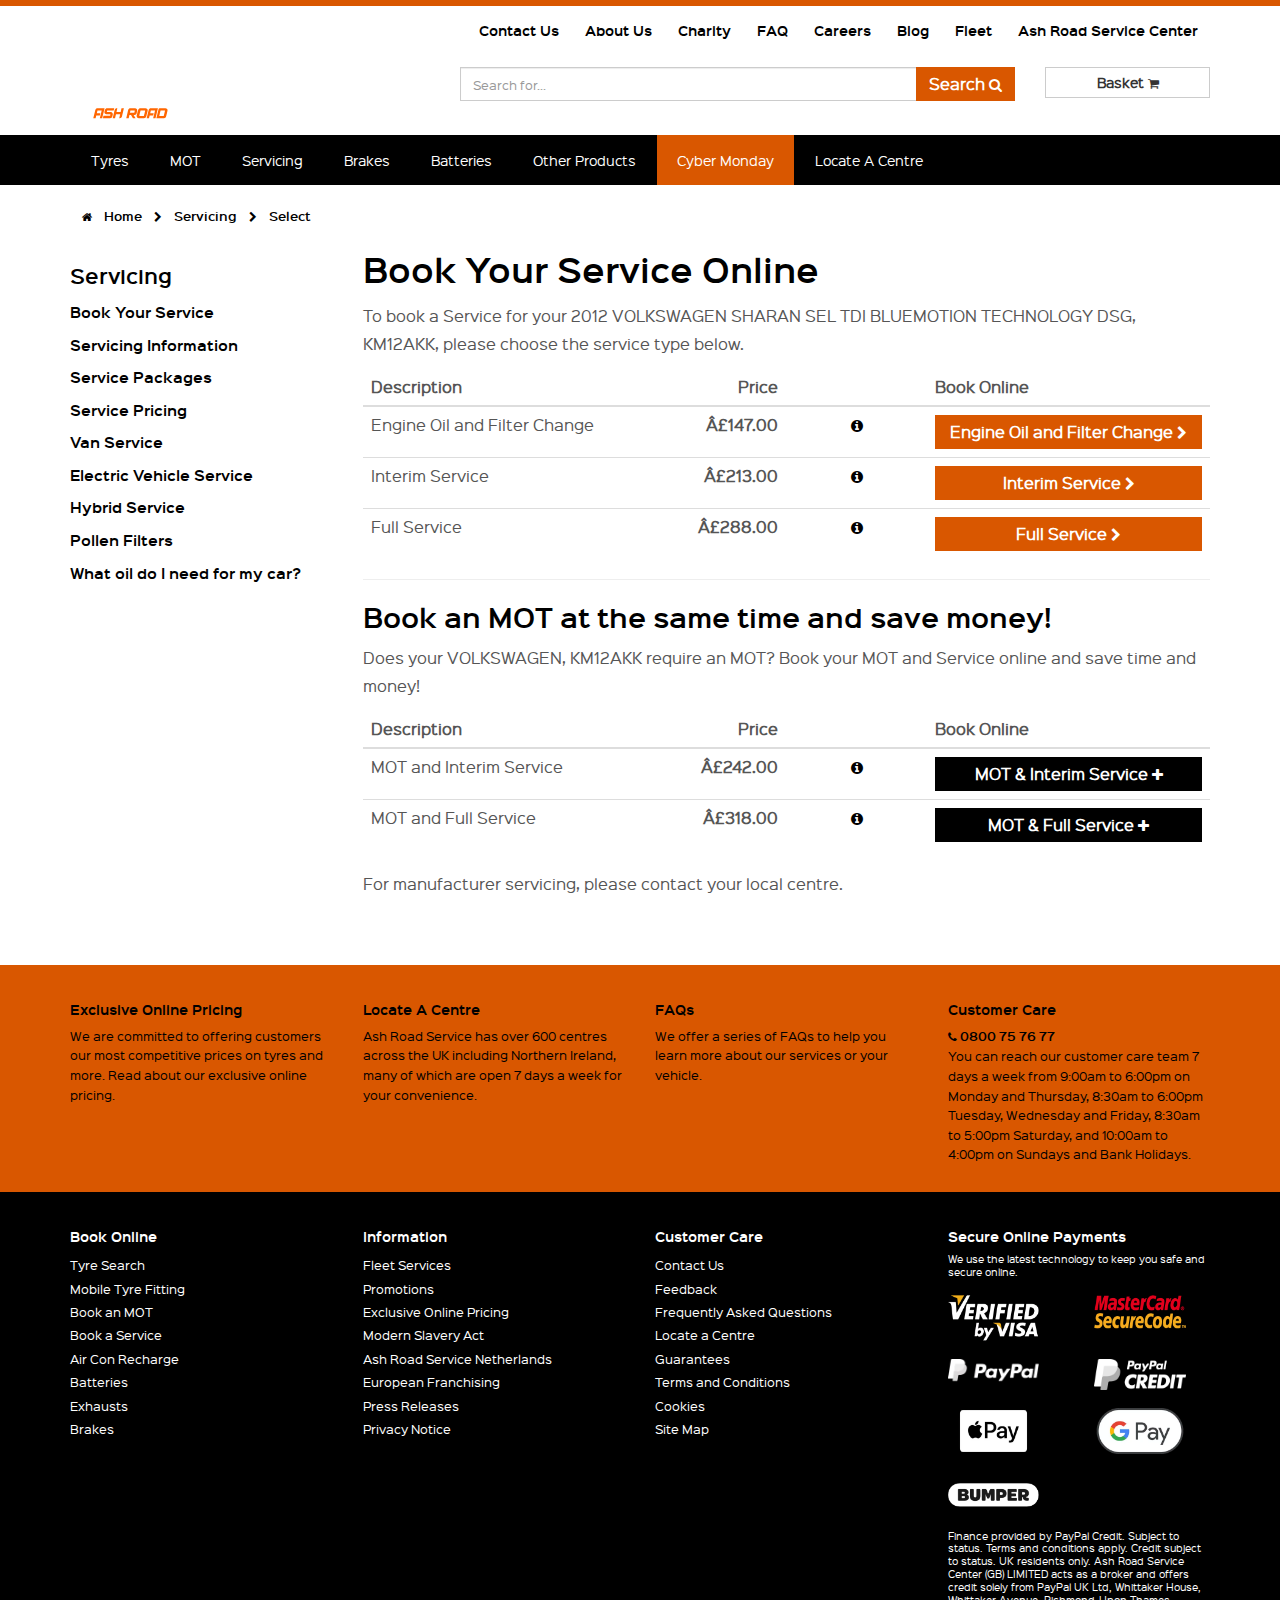
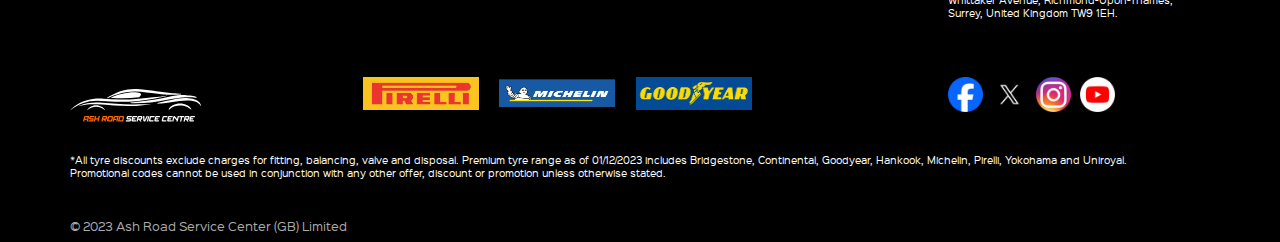
<file: service-book-select.html>
<!DOCTYPE html>
<html lang="en-gb">

<head>

	<title>Book Your MOT Online Today - Over 500 MOT test centres | Ash Road Service Center</title>

	<meta charset="windows-1252" />
	<meta http-equiv="X-UA-Compatible" content="IE=edge" />
	<meta name="viewport" content="width=device-width, initial-scale=1.0">

	<meta name="Keywords"
		content="MOT, MOT test, book MOT, buy MOT, MOT test centre, car MOT class 4 MOT, class 7 MOT, van MOT, cheap MOT, annual MOT, purchase MOT" />
	<meta name="Description"
		content="Book your Car or Van MOT today, with over 500 MOT test centres across the UK and low prices when you book online. Click here to get started." />

	<meta name="robots" content="max-image-preview:large">


	<!-- Open Graph Tags -->
	<meta property="og:title" content="Book Your MOT Online Today - Over 500 MOT test centres" />
	<meta property="og:site_name" content="Ash Road Service Center" />
	<meta property="og:url" content="mot.html" />
	<meta property="og:image" content="images/og/kwikfit.jpg" />
	<meta property="og:image:width" content="762" />
	<meta property="og:image:height" content="400" />
	<link rel="canonical" href="mot.html" />

	<link href="frameworks/mmenu/dist/mmenu.css" rel="stylesheet" />
	<script src="frameworks/mmenu/dist/mmenu.js"></script>


	<link href="css/style.css" rel="stylesheet" media="all">
	<link href="frameworks/jquery-ui/1.13.2/jquery-ui.min.css" rel="stylesheet" media="all">


	<script src="frameworks/bootstrap/3.4.1/dist/js/bootstrap.min.js"></script>
	<script src="frameworks/jquery/3.7.0/jquery-3.7.0.min.js"></script>
	<script src="frameworks/jquery-ui/1.13.2/jquery-ui.min.js"></script>
	<script src="frameworks/jquery-touch-punch/0.2.3/jquery.ui.touch-punch.min.js" async defer></script>


	<script src="frameworks/swz-format-date-time/1.1.0/jquery.swz-format-date-time.js" async defer></script>
	<script src="frameworks/jquery-sortelements/1.0.0/jquery-sortelements.js" async defer></script>
	<script src="frameworks/bootstrap-switch/3.3.2/dist/js/bootstrap-switch.min.js"></script>
	<script src="frameworks/modal_tyre-size-options/1.1.0/modal_tyre-size-options.js"></script>
	<script src="frameworks/modal_basic/1.0.0/modal_basic.js"></script>
	<script src="frameworks/modal_vehicle-list/1.0.0/modal_vehicle-list.js" async defer></script>
	<script src="js/app.js"></script>

	<!-- Touch Icons -->
	<link rel="apple-touch-icon-precomposed" sizes="72x72"
		href="images/touch-icons/apple-touch-icon-72x72-precomposed.png">
	<!-- For the iPad mini and the first- and second-generation iPad on iOS = 6: -->
	<link rel="apple-touch-icon-precomposed" sizes="76x76"
		href="images/touch-icons/apple-touch-icon-76x76-precomposed.png">
	<!-- For the iPad mini and the first- and second-generation iPad on iOS = 7: -->
	<link rel="apple-touch-icon-precomposed" sizes="114x114"
		href="images/touch-icons/apple-touch-icon-114x114-precomposed.png">
	<!-- For iPhone with high-resolution Retina display running iOS = 6: -->
	<link rel="apple-touch-icon-precomposed" sizes="120x120"
		href="images/touch-icons/apple-touch-icon-120x120-precomposed.png">
	<!-- For iPhone with high-resolution Retina display running iOS = 7: -->
	<link rel="apple-touch-icon-precomposed" sizes="144x144"
		href="images/touch-icons/apple-touch-icon-144x144-precomposed.png">
	<!-- For iPad with high-resolution Retina display running iOS = 6: -->
	<link rel="apple-touch-icon-precomposed" sizes="152x152"
		href="images/touch-icons/apple-touch-icon-152x152-precomposed.png">
	<!-- For iPad with high-resolution Retina display running iOS = 7: -->
	<link rel="icon" sizes="192x192" href="images/touch-icons/apple-touch-icon.png"><!-- Chrome v31+ for Android -->
	<script src="js/custom.js"></script>
</head>

<body>
	<a id="top" name="top"></a>
	<div id="page">

		<!-- MAIN-HEADER -->
		<!-- MAIN-HEADER -->
		<header class="container-fluid kf-main-header hidden-xs">
			<div class="container">
				<!-- Top Menu -->
				<nav class="kf-top-menu hidden-xs">
					<ul class="nav nav-pills pull-right">
						<li class=""><a href="#">Contact Us</a></li>
						<li class=""><a href="#">About Us</a></li>
						<li class=""><a href="#">Charity</a></li>
						<li class=""><a href="#">FAQ</a></li>
						<li class=""><a href="#">Careers</a></li>
						<li class=""><a href="#">Blog</a></li>
						<li class=""><a href="#">Fleet</a></li>
						<li class=""><a href="#">Ash Road Service Center</a></li>
					</ul>
				</nav>

				<!-- KF LOGO AND SEARCH -->
				<div class="kf-logo-and-search">
					<div class="row">
						<div class="col-xs-6 col-sm-4 col-md-3 col-lg-3">
							<a href="#">
								<img class="main-logo img-responsive"
									src="images/og/Logo Footer.svg"
									alt="Ash Road Service Center logo blue" width="600" height="120">
							</a>
						</div>
						<div class="col-xs-6 col-sm-6 col-md-6 col-md-offset-1 col-lg-6 col-lg-offset-1">
							<form id="frmSearch" name="frmSearch" class="" method="post" action="#">
								<div class="input-group">
									<input type="text" class="text-regular form-control" name="zoom_query"
										placeholder="Search for...">
									<span class="input-group-btn">
										<button class="btn btn-kf btn-kf-orange" type="submit">
											<span class="hidden-xs">Search</span>
											<i class="fa fa-search"></i>
										</button>
									</span>
								</div><!-- /input-group -->
							</form>
						</div>
						<div class="hidden-xs col-sm-2 col-md-2 col-lg-2">
							<a class="btn btn-kf btn-default btn-basket btn-block" href="#">
								<span class="hidden-xs">Basket <i class="fa fa-shopping-cart"></i></span>
							</a>
						</div>
					</div>
				</div>
			</div>
		</header>

		<!-- MAIN MENU -->
		<nav class="container-fluid kf-main-menu hidden-xs" data-spy="affix" data-offset-top="124">
			<div class="container">

				<!-- Collapsable Submenu Button -->
				<div class="kf-main-menu-header visible-xs">
					<div class="kf-main-menu-header_title">Main Menu</div>
					<button type="button" class="btn btn-kf btn-kf-orange kf-main-menu-header_button"
						data-toggle="collapse" data-target="#bs-example-navbar-collapse-2"><i
							class="fa fa-bars"></i></button>
				</div>

				<div class="collapse navbar-collapse kf-main-menu-list" id="bs-example-navbar-collapse-2">

					<ul class="nav navbar-nav navbar-left">
						<li class="show-on-affix hidden-xs"><a href="#"><img class="main-logo"
									src="images/template/main-logo_600x120_white.png"
									alt="Ash Road Service Center logo white"></a>
						</li>
						<li class="visible-xs"><a href="#"><i class="fa fa-home"
									style="font-size:16px !important;"></i>&nbsp;&nbsp;Home</a></li>
						<li class="megamenu-dropdown">
							<a href="#" class="megamenu-dropdown-link">Tyres</a>
							<div class="megamenu-dropdown-container-fluid hidden-xs tyres">
								<div class="container">
									<div class="megamenu-dropdown-content">
										<div class="row">
											<div class="col-sm-3">
												<h4><a href="#">Tyres</a></h4>
												<ul>
													<li><a href="#">Buy Tyres Online</a></li>
													<li><a href="#">Mobile Tyre Fitting</a></li>
													<li><a href="#">Express Tyre Fitting</a></li>
													<li><a href="#">Free Tyre Check</a></li>
													<li><a href="#">Tyre Sealant</a></li>
													<li><a href="#">Space Saver Spare Wheels</a></li>
													<li><a href="#">Tyre Swap</a></li>
												</ul>

												<h4><a href="#">Tyre Manufacturers</a></h4>

												<ul>
													<li><a href="#">Pirelli</a></li>
													<li><a href="#">Michelin</a></li>
													<li><a href="#">Goodyear</a></li>
													<li><a href="#">Arrowspeed</a>
													</li>
													<li><a href="#">Bridgestone</a>
													</li>
													<li><a href="#">Continental</a>
													</li>
													<li><a href="#">Dunlop</a></li>
													<li><a href="#">Hankook</a></li>
													<li><a href="#">Yokohama</a></li>
													<li><a href="#">BF Goodrich</a>
													</li>
													<li><a href="#">Uniroyal</a></li>
												</ul>
											</div>

											<div class="col-sm-3">
												<h4><a href="#">Types of Tyre</a></h4>
												<ul>
													<li><a href="tyres/types-of-tyre/summer-tyres.html">Summer Tyres</a>
													</li>
													<li><a href="tyres/types-of-tyre/winter-tyres.html">Winter Tyres</a>
													</li>
													<li><a href="tyres/types-of-tyre/all-season-tyres.html">All Season
															Tyres</a> </li>
													<li><a href="tyres/types-of-tyre/run-flat-tyres.html">Runflat
															Tyres</a> </li>
													<li><a href="tyres/types-of-tyre/4x4-tyres.html">4x4 Tyres</a> </li>
													<li><a href="tyres/types-of-tyre/reinforced-tyres.html">Reinforced
															Tyres</a> </li>
													<li><a href="tyres/types-of-tyre/caravan-and-motorhome-tyres.html">Caravan
															&amp; Motorhome Tyres</a>
													<li>
													<li><a href="tyres/types-of-tyre/van-tyres.html">Van Tyres</a> </li>
													<li><a href="tyres/types-of-tyre/ev-tyres.html">Electric Vehicle
															Tyres</a> </li>
													<li><a href="tyres/types-of-tyre/hybrid-tyres.html">Hybrid Tyres</a>
													</li>
													<li><a href="tyres/types-of-tyre/homologated-tyres.html">Homologated
															Tyres</a> </li>
												</ul>

												<h4><a href="#">Ash Road Service Club</a></h4>
												<ul>
													<li><a href="#">Subscribe and Save</a> </li>
												</ul>
												<h4><a href="#">Tyre Insurance</a></h4>
												<ul>
													<li><a href="#">TyreCare</a> </li>
												</ul>
											</div>

											<div class="col-sm-3">
												<h4><a href="#">Tyre Information</a></h4>
												<ul>
													<li><a href="#">Looking After Tyres</a> </li>
													<li><a href="#">PROJECT TREE</a></li>
													<li><a href="#">How Tyres Are Made</a> </li>
													<li><a href="#">New Valves</a> </li>
													<li><a href="#">Spare Tyres</a>
													</li>
													<li><a href="#">Flat Tyre Advice</a> </li>
													<li><a href="#">Tyre Age</a> </li>
													<li><a href="#">Tyre Labelling</a> </li>
													<li><a href="#">Tyre
															Pressure Search</a> </li>
													<li><a href="#">TPMS</a> </li>
													<li><a href="#">Tyre Repair</a>
													</li>
													<li><a href="#">UK Tyre Law</a>
													</li>
													<li><a href="#">Wheel Balancing</a> </li>
													<li><a href="#">Writing On My Tyres</a> </li>
													<li><a href="#">Metal Valve Covers</a> </li>
													<li><a href="#">Tyre Speed Rating</a> </li>
													<li><a href="#">Tyre Load Index</a> </li>
													<li><a href="#">How to Change a Tyre</a> </li>
													<li><a href="#">Replacing Tyres in Axle Pairs</a>
													<li>
													<li><a href="#">Tyres For Your Vehicle</a> </li>
													<li><a href="#">205 55 R16 Tyres</a> </li>
												</ul>
											</div>


											<div class="col-sm-3">
												<h4><a href="#">Tyre Offers</a></h4>

												<ul>
													<li><a href="#"><img
																src="assets/kwikfit/kfcm_50_cmdeals_500x500.webp"
																alt="Grab a bargain in our Cyber Monday Sale! "
																class="img-responsive" width="300" height="300"></a>
													</li>
													<li><a href="#">Grab a bargain in our Cyber Monday Sale!
														</a></li>
												</ul>

											</div>

										</div>

									</div>
								</div>
							</div>
						</li>
						<li class="megamenu-dropdown">
							<a href="mot.html" class="megamenu-dropdown-link">MOT</a>
							<div class="megamenu-dropdown-container-fluid hidden-xs mot">
								<div class="container">
									<div class="megamenu-dropdown-content">
										<div class="row">
											<div class="col-sm-3">
												<h4><a href="#">MOT</a></h4>
												<ul>
													<li><a href="#">Book Your MOT</a></li>
													<li><a href="#">When is my MOT due?</a>
													</li>
												</ul>

												<h4><a href="#">MOT &amp; Service</a></h4>
												<ul>
													<li><a href="#">Book A Combined Service And
															MOT</a></li>
												</ul>

												<h4><a href="#">MOT Information</a>
												</h4>
												<ul>
													<li><a href="#">MOT failure and retest</a> </li>
													<li><a href="#">MOT test checks</a> </li>
													<li><a href="#">Pre-MOT Checks</a></li>
													<li><a href="#">Driving With No MOT</a> </li>
												</ul>
											</div>

											<div class="col-sm-3">
												<h4><a href="#">Reminder Service</a></h4>
												<ul>
													<li><a href="#">MOT Reminder Service</a>
													</li>
												</ul>

												<h4><a href="#">Ash Road Service Club</a></h4>
												<ul>
													<li><a href="#">Subscribe and Save</a> </li>
												</ul>
											</div>

											<div class="col-sm-3">
												<h4><a href="#">Class 7 MOTs</a></h4>
												<ul>
													<li><a href="#">Class 7 MOTs</a> </li>
												</ul>
											</div>

											<div class="col-sm-3">

												<h4><a href="#">Book Today</a></h4>
												<ul>
													<li><a href="#"><img src="assets/kwikfit/mot_500x500.webp"
																alt="Book your MOT today at over 500 centres nationwide"
																class="img-responsive" width="300" height="300"></a>
													</li>
													<li><a href="#">Book your MOT today at over 500 centres
															nationwide</a></li>
												</ul>

											</div>
										</div>

									</div>
								</div>
							</div>
						</li>
						<li class="megamenu-dropdown">
							<a href="servicing.html" class="megamenu-dropdown-link">Servicing</a>
							<div class="megamenu-dropdown-container-fluid hidden-xs servicing">
								<div class="container">
									<div class="megamenu-dropdown-content">
										<div class="row">
											<div class="col-sm-3">
												<h4><a href="#">Servicing</a></h4>
												<ul>
													<li><a href="#">Book Your Service</a></li>
												</ul>

												<h4><a href="#">MOT &amp; Service</a></h4>
												<ul>
													<li><a href="#">Book A Combined Service And MOT</a></li>
												</ul>

												<h4><a href="#">Service Pricing</a></h4>
												<ul>
													<li><a href="#">Service Pricing</a></li>
												</ul>

												<h4><a href="#">Service Packages</a></h4>
												<ul>
													<li><a href="#">Interim &amp; Full Service</a></li>
													<li><a href="#">Manufacturer Service</a></li>
													<li><a href="#">Engine Oil and Filter Change</a></li>
												</ul>

											</div>

											<div class="col-sm-3">
												<h4><a href="#">Servicing Information</a></h4>
												<ul>
													<li><a href="#">What service do I need?</a></li>
													<li><a href="#">Why service your car?</a></li>
													<li><a href="#">What's included in my service?</a></li>
													<li><a href="#">Servicing for your vehicle</a></li>
												</ul>

												<h4><a href="#">Ash Road Service Club</a></h4>
												<ul>
													<li><a href="#">Subscribe and Save</a></li>
												</ul>

												<h4><a href="#">Pollen Filters</a></h4>
												<ul>
													<li><a href="#">Air Cabin Filters</a></li>
												</ul>
											</div>


											<div class="col-sm-3">
												<h4><a href="#">Van Service</a></h4>
												<ul>
													<li><a href="#">Van Service</a></li>
												</ul>
												<h4><a href="#">EV Service</a></h4>
												<ul>
													<li><a href="#">Electric Vehicle Service</a></li>
												</ul>
												<h4><a href="#">Hybrid Service</a></h4>
												<ul>
													<li><a href="#">Hybrid Service</a></li>
												</ul>
											</div>


											<div class="col-sm-3">
												<h4><a href="#">Book Today</a></h4>
												<ul>
													<li><a href="#"><img
																src="assets/kwikfit/146_motandservice_500x500.webp"
																alt="Save When You Book An MOT & Service Together! Prices from &pound;146."
																class="img-responsive" width="300" height="300"></a>
													</li>
													<li><a href="#">Save When You Book An MOT &
															Service Together! Prices from &pound;146.</a></li>
												</ul>

											</div>
										</div>

									</div>
								</div>
							</div>
						</li>
						<li class=""><a href="#">Brakes</a></li>

						<li class=""><a href="#">Batteries</a></li>

						<li class="megamenu-dropdown">
							<a href="#" class="megamenu-dropdown-link visible-xs visible-lg">Other
								Products</a><a href="#" class="megamenu-dropdown-link hidden-xs hidden-lg">Other</a>
							<div class="megamenu-dropdown-container-fluid hidden-xs other-products">
								<div class="container">
									<div class="megamenu-dropdown-content">
										<div class="row">
											<div class="col-sm-3">

												<h4><a href="#">ADAS</a></h4>
												<ul>
													<li><a href="#">ADAS Calibration</a></li>
												</ul>

												<h4><a href="#">Air Conditioning</a></h4>
												<ul>
													<li><a href="#">Book Your Recharge</a></li>
													<li><a href="#">Free Air Con Check</a></li>
													<li><a href="#">Air Con Debug</a></li>
												</ul>

												<h4><a href="#">Battery</a></h4>
												<ul>
													<li><a href="#">Battery Search</a></li>
													<li><a href="#">Free Battery Health Check</a></li>
													<li><a href="#">Battery Information</a></li>
													<li><a href="#">Leisure Batteries</a></li>
													<li><a href="#">Bosch Batteries</a></li>
												</ul>

												<h4><a href="#">Brakes</a></h4>
												<ul>
													<li><a href="#">Book Your Free Brake Check</a></li>
													<li><a href="#">Brake Information</a></li>
													<li><a href="#">Brake Fluid Change</a></li>
													<li><a href="#">Van Brakes</a></li>
												</ul>
											</div>

											<div class="col-sm-3">

												<h4><a href="#">Bike Repair</a></h4>
												<ul>
													<li><a href="#">Bike & E-Bike Repairs & Servicing</a></li>
													<li><a href="#">Bike Repairs � Bristol</a></li>
													<li><a href="#">Bike Repairs � London</a></li>
												</ul>

												<h4><a href="#">Bulbs</a></h4>
												<ul>
													<li><a href="#">Bulbs</a></li>
													<li><a href="#">HID Bulbs</a></li>
												</ul>

												<h4><a href="#">Car Mats</a></h4>
												<ul>
													<li><a href="#">Order Tailor-fitted Car Mats</a></li>
												</ul>

												<h4><a href="#">Diagnostics</a></h4>
												<ul>
													<li><a href="#">Book A Fault Code Check</a></li>
													<li><a href="#">What Do Your Dashboard Warning Lights Mean?</a></li>
												</ul>

												<h4><a href="#">Engine Treatments</a></h4>
												<ul>
													<li><a href="#">Engine Treatments</a></li>
												</ul>

												<h4><a href="#">Exhausts</a></h4>
												<ul>
													<li><a href="#">Book Your Appointment</a></li>
													<li><a href="#">Exhaust Information</a></li>
													<li><a href="#">Free Exhaust Check</a></li>
												</ul>
											</div>


											<div class="col-sm-3">
												<h4><a href="#">Suspension</a></h4>
												<ul>
													<li><a href="#">Suspension</a></li>
												</ul>

												<h4><a href="#">Tyre Products</a></h4>
												<ul>
													<li><a href="#">Tyre Sealant</a></li>
													<li><a href="#">Space Saver Spare Wheels</a></li>
													<li><a href="#">Tyre Insurance</a></li>
												</ul>

												<h4><a href="#">Vehicle Safety Check</a></h4>
												<ul>
													<li><a href="#">Book Your Free Appointment</a></li>
												</ul>

												<h4><a href="#">Wheel Alignment</a></h4>
												<ul>
													<li><a href="#">Free Alignment Check</a></li>
												</ul>

												<h4><a href="#">Windscreen Wipers</a></h4>
												<ul>
													<li><a href="#">Windscreen Wipers</a></li>
													<li><a href="#">When To Change Your Wipers</a></li>
													<li><a href="#">Looking After Your Windscreen Wipers</a></li>
												</ul>
											</div>

											<div class="col-sm-3">
												<h4><a href="#">Other Products</a></h4>
												<ul>
													<li><a href="#"><img
																src="assets/kwikfit/kwikfitclub_megamenu_500x500.webp"
																alt="Join Ash Road Service Club today and combine your regular vehicle maintenance costs into a simple monthly subscription"
																class="img-responsive" width="300" height="300"></a>
													</li>
													<li><a href="#">Join Ash Road Service Club today and combine your
															regular
															vehicle maintenance costs into a simple monthly
															subscription</a></li>
												</ul>
											</div>

										</div>

									</div>
								</div>
							</div>
						</li>


						<li class="megamenu-dropdown hidden">
							<a href="#" class="megamenu-dropdown-link ">Fleet</a>
							<div class="megamenu-dropdown-container-fluid hidden-xs fleet">
								<div class="container">
									<div class="megamenu-dropdown-content">
										<div class="row">
											<div class="col-sm-3">
												<h4><a href="#">Fleet</a></h4>
												<ul>
													<li><a href="#">About Ash Road Service Fleet</a></li>
													<li><a href="#">Contact Ash Road Service Fleet</a></li>
													<li><a href="#">Sign Up With Ash Road Service Fleet</a></li>
													<li><a href="#">Our Fleet Network</a></li>
													<li><a href="#">Products & Services</a></li>
													<li><a href="#">Delivering Customer Service</a></li>
													<li><a href="#">Fleet Drivers</a></li>
												</ul>
											</div>

											<div class="col-sm-3">
												<h4><a href="#">Fleet Bookings</a></h4>
												<ul>
													<li><a href="#">Fleet Bookings</a></li>
												</ul>
											</div>


											<div class="col-sm-3">

											</div>

											<div class="col-sm-3">

												<h4><a href="#">Fleet</a></h4>
												<ul>
													<li><a href="#"><img
																src="images/template/mega-menu_other-products.jpg"
																width="100%"
																alt="We Offer All Kinds Of Services For Your Car"></a>
													</li>
													<li><a href="#">We Offer All Kinds Of Services For
															Your Car</a></li>
												</ul>
											</div>
										</div>

									</div>
								</div>
							</div>
						</li>

						<li class="highlight-cyber"><a href="#">Cyber Monday</a></li>

						<li class="">
							<a href="#" class="visible-xs visible-lg">Locate A Centre</a><a href="#"
								class="hidden-xs hidden-lg">Centres</a>
						</li>
						<li class="show-on-affix hidden-xs"><a href="#" class="fa-home-link"><i
									class="fa fa-shopping-cart"></i></a></li>
					</ul>


					<ul class="nav navbar-nav navbar-left visible-xs">
						<li class=""><a href="#">Contact Us</a></li>
						<li class=""><a href="#">About Us</a></li>
						<li class=""><a href="#">Charity</a></li>
						<li class=""><a href="#">FAQ</a></li>
						<li class=""><a href="#">Careers</a></li>
						<li class=""><a href="#">Blog</a></li>
						<li class=""><a href="#">Fleet</a></li>
						<li class=""><a href="#">Ash Road Service Club</a></li>

						<li class="visible-xs"><a href="#"><i class="fa fa-shopping-cart"
									style="font-size:16px !important;"></i>&nbsp;&nbsp;Basket</a></li>
					</ul>


					<ul class="nav navbar-nav navbar-right hidden-xs">
						<li class="show-on-affix"><a href="#top"><i class="fa fa-chevron-up kf-yellow"></i></a></li>
					</ul>
				</div>

				<!--<div class="show-on-affix">Show On Affix</div>
				<div class="hide-on-affix">Hide On Affix</div>-->
			</div>
		</nav>


		<nav class="navbar navbar-default navbar-mm-kf  hidden-sm hidden-md hidden-lg">
			<div class="container">
				<div class="navbar-header">
					<a href="#menu"
						class="btn btn-kf btn-kf-orange kf-main-menu-header_button menu-trigger navbar-toggle"> <i
							class="fa fa-bars"></i></a>
					<a href="#" class="btn btn-kf btn-kf-orange kf-main-menu-header_button menu-btn navbar-toggle"> <i
							class="fa fa-shopping-cart"></i></a>
					<a class="navbar-brand" href="#">
						<img src="images/og/Logo Footer.svg"
							class="img-responsive" width="140" height="28" />
						<!-- <h4 style="margin: 0px;">Ash Service Center</h4> -->
					</a>
				</div>
			</div>
		</nav>

		<nav id="menu" class="hidden-sm hidden-md hidden-lg">
			<ul>
				<li class="1">
					<span>Tyres</span>
					<ul>
						<li class=""><a href="#">Buy Tyres Online</a></li>
						<li class=""><a href="#">Mobile Tyre Fitting</a></li>
						<li class=""><a href="#">Express Tyre Fitting</a></li>
						<li class=""><a href="#">Free Tyre Check</a></li>
						<li class=""><a href="#">Tyre Sealant</a></li>
						<li class=""><a href="#">Space Saver Spare Wheels</a></li>
						<li class=""><a href="#">Tyre Swap</a></li>
						<li class="">
							<span>Tyre Manufacturers</span>
							<ul>
								<li class="">
									<span>Pirelli</span>
									<ul>
										<li class=""><a href="#">Pirelli Tyres</a></li>
										<li class=""><a href="#">Pirelli Performance Centres</a></li>
									</ul>
								</li>
								<li class=""><a href="#">Michelin</a></li>
								<li class=""><a href="#">Goodyear</a></li>
								<li class=""><a href="#">Arrowspeed</a></li>
								<li class=""><a href="#">Bridgestone</a></li>
								<li class=""><a href="#">Continental</a></li>
								<li class=""><a href="#">Dunlop</a></li>
								<li class=""><a href="#">Hankook</a></li>
								<li class=""><a href="#">Yokohama</a></li>
								<li class=""><a href="#">BF Goodrich</a></li>
								<li class=""><a href="#">Uniroyal</a></li>
								<li class=""><a href="#">Budget Tyres</a></li>
							</ul>

						</li>
						<li class="">
							<span>Types Of Tyre</span>
							<ul>
								<li class=""><a href="tyres/types-of-tyre/summer-tyres.html">Summer Tyres</a></li>
								<li class=""><a href="tyres/types-of-tyre/winter-tyres.html">Winter Tyres</a></li>
								<li class=""><a href="tyres/types-of-tyre/all-season-tyres.html">All Season Tyres</a>
								</li>
								<li class=""><a href="tyres/types-of-tyre/run-flat-tyres.html">Runflat Tyres</a></li>
								<li class=""><a href="tyres/types-of-tyre/4x4-tyres.html">4x4 Tyres</a></li>
								<li class=""><a href="tyres/types-of-tyre/reinforced-tyres.html">Reinforced Tyres</a>
								</li>
								<li class=""><a href="tyres/types-of-tyre/caravan-and-motorhome-tyres.html">Caravan &
										Motorhome Tyres</a></li>
								<li class=""><a href="tyres/types-of-tyre/van-tyres.html">Van Tyres</a></li>
								<li class=""><a href="tyres/types-of-tyre/ev-tyres.html">Electric Vehicle Tyres</a></li>
								<li class=""><a href="tyres/types-of-tyre/hybrid-tyres.html">Hybrid Tyres</a></li>
								<li class=""><a href="tyres/types-of-tyre/homologated-tyres.html">Homologated Tyres</a>
								</li>
							</ul>
						</li>
						<li class=""><a href="#">Tyre Insurance</a></li>
						<li class=""><a href="#">Ash Road Service Club</a></li>
						<li class="">
							<span>Tyre Information</span>
							<ul>
								<li class=""><a href="#">Looking After Tyres</a></li>
								<li class=""><a href="#">PROJECT TREE</a></li>
								<li class=""><a href="#">How Tyres Are Made</a></li>
								<li class=""><a href="#">New Valves</a></li>
								<li class=""><a href="#">Spare Tyres</a></li>
								<li class=""><a href="#">Tyre Age</a></li>
								<li class=""><a href="#">Tyre Labelling</a></li>
								<li class=""><a href="#">Tyre Pressure Search</a></li>
								<li class=""><a href="#">TPMS</a></li>
								<li class=""><a href="#">Tyre Repair</a></li>
								<li class=""><a href="#">UK Tyre Law</a></li>
								<li class=""><a href="#">Wheel Balancing</a></li>
								<li class=""><a href="#">Writing On My Tyres</a></li>
								<li class=""><a href="#">Metal Valve Covers</a></li>
								<li class=""><a href="#">Tyre Speed Rating</a></li>
								<li class=""><a href="#">Tyre Load Index</a></li>
								<li class=""><a href="#">How to Change a Tyre</a></li>
								<li class=""><a href="#">Replacing Tyres in Axle Pairs</a></li>
								<li class=""><a href="#">Tyres For Your Vehicle</a></li>
								<li class=""><a href="#">205 55 R16 Tyres</a></li>
							</ul>

						</li>
					</ul>
				</li>
				<li class="">
					<span>MOT</span>
					<ul>
						<li class=""><a href="#">Book Your MOT</a></li>
						<li class=""><a href="#">When is my MOT due?</a></li>
						<li class=""><a href="#">Book a Combined MOT & Service</a></li>
						<li class="">
							<span>MOT information</span>
							<ul>
								<li class=""><a href="#">Pre-MOT Checks</a></li>
								<li class=""><a href="#">MOT failure and
										retest</a></li>
								<li class=""><a href="#">MOT test checks</a></li>
								<li class=""><a href="#">Driving With No MOT</a></li>
							</ul>
						</li>
						<li class=""><a href="#">MOT Reminder Service</a></li>
						<li class=""><a href="#">Class 7 MOTs</a></li>
					</ul>
				</li>
				<li class="">
					<span>Servicing</span>
					<ul>
						<li class=""><a href="#">Book Your Service</a></li>
						<li class="">
							<span>Servicing Information</span>
							<ul>
								<li class=""><a href="#">Why service your
										car?</a></li>
								<li class=""><a href="#">What service
										do I need?</a></li>
								<li class=""><a href="#">What's included in my service?</a>
								</li>
								<li class=""><a href="#">Servicing for your
										vehicle</a></li>
							</ul>
						</li>
						<li class="">
							<span>Service Packages</span>
							<ul>
								<li class=""><a href="#">Interim &amp;
										Full Service</a></li>
								<li class=""><a href="#">Manufacturer
										Service</a></li>
								<li class=""><a href="">Engine Oil
										and Filter Change</a></li>
							</ul>
						</li>
						<li class=""><a href="#">Service Pricing</a></li>
						<li class=""><a href="#">Van Service</a></li>
						<li class=""><a href="#">Electric Vehicle Service</a></li>
						<li class=""><a href="#">Hybrid Service</a></li>
						<li class=""><a href="#">Pollen Filters</a></li>
					</ul>
				</li>
				<li class="">
					<span>Brakes</span>
					<ul>
						<li class=""><a href="#">Book Your Free Brake Check</a></li>
						<li class="">
							<span>Brake Information</span>
							<ul>
								<li class=""><a href="#">How brakes work</a></li>
								<li class=""><a href="#">Our range of brakes</a></li>
							</ul>
						</li>
						<li class=""><a href="#">Brake Fluid Change</a></li>
						<li class=""><a href="#">Van Brakes</a></li>
					</ul>
				</li>
				<li class="">
					<span>Batteries</span>
					<ul>
						<li class=""><a href="#">Battery Search</a></li>
						<li class=""><a href="#">Free Battery Health Check</a></li>
						<li class=""><a href="#">Leisure Batteries</a></li>
						<li class=""><a href="#">Bosch Batteries</a></li>
						<li class=""><a href="#">Van Batteries</a></li>
						<li class=""><a href="#">Stop-start batteries</a></li>
						<li class="">
							<span>Battery information</span>
							<ul>
								<li class=""><a href="#">Battery care made easy</a></li>
								<li class=""><a href="#">Free battery check</a></li>
							</ul>
						</li>
					</ul>
				</li>
				<li class="">
					<span>Other Products</span>
					<ul>
						<li class=""><a href="#">ADAS Calibration</a></li>
						<li class="2">
							<span>Air Conditioning</span>
							<ul>
								<li class=""><a href="#">Book Your Recharge</a></li>
								<li class=""><a href="#">Free Air Con Check</a></li>
								<li class=""><a href="#">Air Con Debug</a></li>
							</ul>
						</li>
						<li class="">
							<span>Bike Repair</span>
							<ul>
								<li class=""><a href="#">Bike Repairs & Servicing</a></li>
								<li class=""><a href="#">Bike Repairs � Bristol</a></li>
								<li class=""><a href="#">Bike Repairs � London</a></li>
							</ul>
						</li>
						<li class="">
							<span>Bulbs</span>
							<ul>
								<li class=""><a href="#">Replacement Car Bulbs</a></li>
								<li class=""><a href="#">HID Bulbs</a></li>
							</ul>
						</li>
						<li class="">
							<span>Car Mats</span>
							<ul>
								<li class=""><a href="#">Order Tailor-fitted Car Mats</a></li>
								<li class=""><a href="#">Returns & Cancellations</a></li>
							</ul>
						</li>
						<li class="">
							<span>Diagnostics</span>
							<ul>
								<li class=""><a href="#">Book Your Appointment</a></li>
								<li class=""><a href="#">Dashboard Warning Lights</a></li>
							</ul>
						</li>
						<li class=""><a href="#">Engine Treatments</a></li>
						<li class="">
							<span>Exhausts</span>
							<ul>
								<li class=""><a href="#">Book Your Appointment</a></li>
								<li class="">
									<span>Exhaust Information</span>
									<ul>
										<li class=""><a href="#">Problem solving</a></li>
										<li class=""><a href="#">Catalytic converters</a></li>
										<li class=""><a href="#">Diesel Particulate Filters</a></li>
										<li class=""><a href="#">Exhaust failure</a></li>
										<li class=""><a href="#">How exhausts work</a></li>
									</ul>
								</li>
								<li class=""><a href="#">Free exhaust check from Ash Road Service</a></li>
							</ul>
						</li>
						<li class=""><a href="#">Spare Wheels</a></li>
						<li class=""><a href="#">Suspension</a></li>
						<li class=""><a href="#">Vehicle Safety Check</a></li>
						<li class=""><a href="#">Wheel Alignment</a></li>
						<li class="">
							<span>Windscreen Wipers</span>
							<ul>
								<li class=""><a href="#">Wiper Blade Search</a></li>
								<li class=""><a href="#">When To Change Your Wipers</a></li>
								<li class=""><a href="#">Looking after your windscreen wipers</a></li>
							</ul>
						</li>
					</ul>

				</li>

				<li class=" highlight-cyber"><a href="#">Cyber Monday</a></li>

				<li class=""><a href="#">Careers</a></li>
				<li class=""><a href="#">Locate A Centre</a></li>
				<li class="">
					<span>Ash Road Service Club</span>
					<ul>
						<li class=""><a href="#">Join The Club</a></li>
						<li class=""><a href="#">Terms and Conditions</a></li>
					</ul>
				</li>
				<li class="1">
					<span>Contact Us</span>
					<ul>
						<li class=""><a href="#">Get In Touch</a></li>
						<li class=""><a href="#">Mailing List</a></li>
						<li class=""><a href="#">Customer Satisfaction</a></li>
						<li class=""><a href="#">Find My Local Centre</a></li>
					</ul>
				</li>
				<li class="">
					<span>More</span>
					<ul>
						<li class="">
							<span>About Us</span>
							<ul>
								<li class=""><a href="#">About Ash Road Service Center</a></li>
								<li class=""><a href="#">Our Values</a></li>
								<li class=""><a href="#">Our Staff</a></li>
								<li class=""><a href="#">Our History</a></li>
								<li class=""><a href="#">Our Environment</a></li>
								<li class=""><a href="#">Our Centres</a></li>
								<li class=""><a href="#">Our Services</a></li>
								<li class=""><a href="#">Our Cookies</a></li>
								<li class=""><a href="#">Our Terms and Conditions</a></li>
								<li class=""><a href="#">Our Guarantees</a></li>
								<li class=""><a href="#">Privacy Notice</a></li>
								<li class=""><a href="#">Privacy Summary</a></li>
								<li class=""><a href="#">Gender Pay Gap</a></li>
								<li class=""><a href="#">Modern Slavery Statement</a></li>
								<li class=""><a href="#">British Touring Car Championship</a></li>
							</ul>

						</li>
						<li class=""><a href="#">Charity</a></li>
						<li class=""><a href="#">FAQ</a></li>
						<li class=""><a href="#">Blog</a></li>
						<li class="">
							<span>Fleet</span>
							<ul>
								<li class=""><a href="#">About Ash Road Service Fleet</a></li>
								<li class=""><a href="#">Contact Ash Road Service Fleet</a></li>
								<li class=""><a href="#">Fleet Drivers</a></li>
								<li class=""><a href="#">Products &amp; Services</a></li>
								<li class=""><a href="#">Our Fleet Network</a></li>
								<li class=""><a href="#">Delivering Customer Service</a></li>
								<li class=""><a href="#">Sign Up With Ash Road Service Fleet</a></li>
							</ul>
						</li>

					</ul>
				</li>
			</ul>
		</nav>

		<script>

			$(document).ready(function () {

				const mmenu = new Mmenu("#menu", {
					"navbar": {
						title: "Main Menu"
					},
					"navbars": [
						{
							"position": "top",
							"content": [
								'<div class="header"><div class="logo"><a href="/"><img src="/images/template/main-logo_600x120_white.webp" class="img-responsive" width="140" height="28"/></a></div><div class="menu-close-icon"><i class="fa fa-times fa-2x close-mmenu cursor-pointer"></i></div>'
								//'<div class="header"><div class="logo"><img src="/images/template/main-logo_600x120_blue.webp" class="img-responsive" width="140" height="28"/><div class="menu-close-icon"><i class="fa fa-times fa-2x close-mmenu cursor-pointer"></i></div></div>'
							]
						},
						{
							"position": "bottom",
							"content": [
								"<a href='/about-us'>&copy; 2023 Ash Road Service Center (GB) Limited</a>"
							]
						}
					],
					offCanvas: {
						// off-canvas options
						"position": "left-front"
					},
					"setSelected": {
						"hover": true,
						"parent": true
					}
				}, {
					offCanvas: {
						// off-canvas configuration
					}
				});

				const mmapi = mmenu.API;

				$("body").on("click", ".close-mmenu", function (event) {
					mmapi.close();
				});

				$("body").on("click", "#menu li a", function (event) {
					if (!$(this).hasClass("mm-listitem__btn")) {
						$(".mmenu-loading-spinner").remove();
						$(this).append(' <i class="fa fa-circle-o-notch fa-spin mmenu-loading-spinner"></i>')
					}
				});

				$(window).resize(function () {
					//     mmapi.close();
				});
			});
		</script>

		<!-- BREADCRUMBS -->
		<div class="container-fluid kf-breadcrumbs affix-top" data-spy="affix" data-offset-top="124">

			<div class="container">
				<a href="/"><i class="fa fa-home"></i><span class="hidden-xs">Home</span></a><a href="/servicing"><i
						class="fa fa-chevron-right"></i>Servicing</a><a href="/servicing/select"><i
						class="fa fa-chevron-right"></i>Select</a>
			</div>
		</div>
		<!-- MAIN ARTICLE -->
		<div class="container-fluid kf-main-article">
			<div class="container">
				<div class="row">

					<div class="col-xs-12 col-sm-4 col-md-3 col-lg-3">
						<!-- SUB-MENU -->
						<div class="kf-sub-menu">

							<!-- Collapsable Submenu Button -->
							<div class="kf-sub-menu-header visible-xs">
								<div class="kf-sub-menu-header_title">Submenu</div>
								<button type="button" class="btn btn-kf btn-kf-orange kf-sub-menu-header_button"
									data-toggle="collapse" data-target="#wp-submenu"><i class="fa fa-bars"></i></button>
							</div>

							<!-- Collapsable Submenu -->
							<div class="collapse navbar-collapse kf-sub-menu-list affix-top" id="wp-submenu"
								data-spy="affix">

								<ul>
									<li><a href="/servicing">Servicing</a>
										<ul>
											<li><a href="/servicing">Book Your Service</a>
											</li>
											<li><a href="/servicing/information/why-service-your-car">Servicing
													Information</a>
												<ul style="display:none;">
													<li><a href="/servicing/information/why-service-your-car">Why
															service your car?</a>
													</li>
													<li><a href="/servicing/information/what-service-for-my-car">What
															service do I need?</a>
													</li>
													<li><a href="/servicing/information/why-service-your-car">What's
															included in my service?</a>
													</li>
													<li><a href="/servicing/information/vehicles">Servicing for your
															vehicle</a>
													</li>
												</ul>
											</li>
											<li><a href="/servicing/packages/interim-and-full-service">Service
													Packages</a>
												<ul style="display:none;">
													<li><a href="/servicing/packages/interim-and-full-service">Interim
															&amp; Full Service</a>
													</li>
													<li><a href="/servicing/packages/manufacturer-servicing">Manufacturer
															Service</a>
													</li>
													<li><a href="/servicing/packages/engine-oil-and-filter-change">Engine
															Oil and Filter Change</a>
													</li>
												</ul>
											</li>
											<li><a href="/servicing/service-pricing">Service Pricing</a>
											</li>
											<li><a href="/servicing/van-service">Van Service</a>
											</li>
											<li><a href="/servicing/electric-vehicle-service">Electric Vehicle
													Service</a>
											</li>
											<li><a href="/servicing/hybrid-service">Hybrid Service</a>
											</li>
											<li><a href="/servicing/pollen-filters">Pollen Filters</a>
											</li>
											<li><a href="/servicing/information/what-oil-for-my-car">What oil do I need
													for my car?</a>
											</li>
										</ul>
									</li>
								</ul>
							</div>


							<style>
								@media (min-width: 768px) {
									#wp-submenu.affix {
										top: 130px;
										width: 213px;
									}

									#wp-submenu.affix-bottom {
										position: absolute;
									}
								}

								@media (max-width: 767px) {
									.affix {
										position: static;
									}
								}
							</style>
						</div><!--/.kf-sub-menu-->
					</div>
					<div class="col-xs-12 col-sm-8 col-md-9 col-lg-9">

						<!-- MAIN-CONTENT -->
						<div class="kf-main-content">


							<h2>Book Your Service Online</h2>
							<p>To book a Service for your 2012 VOLKSWAGEN SHARAN SEL TDI BLUEMOTION TECHNOLOGY DSG,
								KM12AKK, please choose the service type below.</p>
							<table class="table">
								<thead>
									<tr>
										<th class="col-sm-4">Description</th>
										<th class="col-sm-2 text-right">Price</th>
										<th class="col-sm-2 text-center"></th>
										<th class="hidden-xs col-sm-4">Book Online</th>
									</tr>
								</thead>
								<tbody>
									<tr>
										<td>Engine Oil and Filter Change</td>
										<th class="text-right price">£147.00</th>
										<td class="text-center"><i class="fa fa-info-circle kf-blue"
												data-toggle="basic-modal" data-modaltitle="Engine Oil and Filter Change"
												data-modalbody="#ModalBodyEssentialService"></i></td>
										<td class="hidden-xs"><button
												class="btn btn-kf btn-kf-orange btn-block select_service"
												data-loading-text="Please wait <i class='fa fa-circle-o-notch fa-spin'></i>"
												data-mot="N" data-service="Y" data-servicetype="ESSENTIAL">Engine Oil and Filter Change <i class="fa fa-chevron-right"></i></button></td>
									</tr>
									<tr class="visible-xs">
										<td colspan="4"><button
												class="btn btn-kf btn-kf-orange btn-block select_service"
												data-loading-text="Please wait <i class='fa fa-circle-o-notch fa-spin'></i>"
												data-mot="N" data-service="Y" data-servicetype="ESSENTIAL">Engine Oil and Filter Change <i class="fa fa-chevron-right"></i></button></td>
									</tr>
									<tr>
										<td>Interim Service</td>
										<th class="text-right price">£213.00</th>
										<td class="text-center"><i class="fa fa-info-circle kf-blue"
												data-toggle="basic-modal" data-modaltitle="Interim Service"
												data-modalbody="#ModalBodyInterimService"></i></td>
										<td class="hidden-xs"><button
												class="btn btn-kf btn-kf-orange btn-block select_service"
												data-loading-text="Please wait <i class='fa fa-circle-o-notch fa-spin'></i>"
												data-mot="N" data-service="Y" data-servicetype="INTERIM">Interim Service
												<i class="fa fa-chevron-right"></i></button></td>
									</tr>
									<tr class="visible-xs">
										<td colspan="4">
											<button class="btn btn-kf btn-kf-orange btn-block select_service"
												data-loading-text="Please wait <i class='fa fa-circle-o-notch fa-spin'></i>"
												data-mot="N" data-service="Y" data-servicetype="INTERIM">Interim Service
												<i class="fa fa-chevron-right"></i></button></td>
									</tr>
									<tr>
										<td>Full Service</td>
										<th class="text-right price">£288.00</th>
										<td class="text-center"><i class="fa fa-info-circle kf-blue "
												data-toggle="basic-modal" data-modaltitle="Full Service"
												data-modalbody="#ModalBodyFullService"></i></td>
										<td class="hidden-xs">
											<button class="btn btn-kf btn-kf-orange btn-block select_service ">Full Service 
												<i class="fa fa-chevron-right"></i>
											</button>
										</td>
									</tr>
									<tr class="visible-xs">
										<td colspan="4">
											<button class="btn btn-kf btn-kf-orange btn-block select_service" >Full Service
												<i class="fa fa-chevron-right"></i>
											</button>
										</td>
									</tr>
								</tbody>
							</table>

							<hr>

							<h3>Book an MOT at the same time and save money!</h3>
							<p>Does your VOLKSWAGEN, KM12AKK require an MOT? Book your MOT and Service online and save
								time and money!</p>
							<table class="table">
								<thead>
									<tr>
										<th class="col-sm-4">Description</th>
										<th class="col-sm-2 text-right">Price</th>
										<th class="col-sm-2 text-center"></th>
										<th class="hidden-xs col-sm-4">Book Online</th>
									</tr>
								</thead>
								<tbody>
									<tr>
										<td>MOT and Interim Service</td>
										<th class="text-right">£242.00</th>
										<td class="text-center"><i class="fa fa-info-circle kf-blue"
												data-toggle="basic-modal" data-modaltitle="MOT and Interim Service"
												data-modalbody="#ModalBodyMOTAndInterimService"></i></td>
										<td class="hidden-xs"><button class="btn btn-kf btn-info btn-block btn-continue"
												data-loading-text="Please wait <i class='fa fa-circle-o-notch fa-spin'></i>"
												data-mot="Y" data-service="Y" data-servicetype="INTERIM">MOT &amp;
												Interim Service <i class="fa fa-plus"></i></button></td>
									</tr>
									<tr class="visible-xs">
										<td colspan="4"><button class="btn btn-kf btn-info btn-block btn-continue"
												data-loading-text="Please wait <i class='fa fa-circle-o-notch fa-spin'></i>"
												data-mot="Y" data-service="Y" data-servicetype="INTERIM">MOT &amp;
												Interim Service <i class="fa fa-plus"></i></button></td>
									</tr>
									<tr>
										<td>MOT and Full Service</td>
										<th class="text-right">£318.00</th>
										<td class="text-center"><i class="fa fa-info-circle kf-blue"
												data-toggle="basic-modal" data-modaltitle="MOT and Full Service"
												data-modalbody="#ModalBodyMOTAndFullService"></i></td>
										<td class="hidden-xs"><button class="btn btn-kf btn-info btn-block btn-continue"
												data-loading-text="Please wait <i class='fa fa-circle-o-notch fa-spin'></i>"
												data-mot="Y" data-service="Y" data-servicetype="FULL">MOT &amp; Full
												Service <i class="fa fa-plus"></i></button></td>
									</tr>
									<tr class="visible-xs">
										<td colspan="4"><button class="btn btn-kf btn-info btn-block btn-continue"
												data-loading-text="Please wait <i class='fa fa-circle-o-notch fa-spin'></i>"
												data-mot="Y" data-service="Y" data-servicetype="FULL">MOT &amp; Full
												Service <i class="fa fa-plus"></i></button></td>
									</tr>
								</tbody>
							</table>

							<p>
								For manufacturer servicing, please contact your local centre.
							</p>


							<!-- #frmSMOT-->
							<form id="frmSMOT" action="/servicing/book/appointment" method="post"
								class="form_vehicle-search">

								<!-- VEHICLE -->
								<input type="hidden" id="Vehicle.FuelType" name="Vehicle.FuelType" value="DIESEL">
								<input type="hidden" id="Vehicle.RegNum" name="Vehicle.RegNum" value="KM12AKK">
								<input type="hidden" id="Vehicle.Year" name="Vehicle.Year" value="2012">
								<input type="hidden" id="Vehicle.Make" name="Vehicle.Make" value="VOLKSWAGEN">
								<input type="hidden" id="Vehicle.Model" name="Vehicle.Model"
									value="SHARAN SEL TDI BLUEMOTION TECHNOLOGY DSG">
								<input type="hidden" id="Vehicle.Engine" name="Vehicle.Engine" value="2">
								<input type="hidden" id="Vehicle.VIN" name="Vehicle.VIN" value="">
								<input type="hidden" id="Vehicle.BodyStyle" name="Vehicle.BodyStyle"
									value="MPV (MULTI-PURPOSE VEHICLE)">
								<input type="hidden" id="Vehicle.Transmission" name="Vehicle.Transmission"
									value="SEMI AUTO">
								<input type="hidden" id="Vehicle.Colour" name="Vehicle.Colour" value="GREY">
								<input type="hidden" id="Vehicle.ForwardGears" name="Vehicle.ForwardGears" value="6">
								<input type="hidden" id="Vehicle.GrossWeight" name="Vehicle.GrossWeight" value="2540">
								<input type="hidden" id="Vehicle.VehicleCategoryDescription"
									name="Vehicle.VehicleCategoryDescription" value="CARS (exc. Off-Road)">
								<input type="hidden" id="Vehicle.ServiceOil" name="Vehicle.ServiceOil" value="521KF110">
								<input type="hidden" id="Vehicle.Refrigerant" name="Vehicle.Refrigerant" value="">
								<input type="hidden" id="Vehicle.MotDueDate" name="Vehicle.MotDueDate"
									value="29/09/2023">
								<br>

								<input type="hidden" id="MOT" name="MOT" value="">
								<input type="hidden" id="Service" name="Service" value="">
								<input type="hidden" id="ServiceType" name="ServiceType" value="">

								<input type="hidden" id="Postcode" name="Postcode" value="">
								<input type="hidden" id="CARSCentreCode" name="CARSCentreCode" value="101275">
							</form>


							<div id="ModalBodyMOT" class="hide">
								<p>Save money on the standard MOT price by booking your MOT online.</p>
							</div>
							<div id="ModalBodyMOTAndInterimService" class="hide">
								<p>Save by booking your Interim Service with an MOT. We recommend having an Interim
									Service every 6,000 miles or 6 months, whichever is sooner. Our Interim Service
									comprises a full range of vehicle safety checks including a visual brake inspection
									plus the following replacement parts:</p>
								<ul>
									<li>Drain and replace engine oil with recommended oil for your vehicle (includes
										synthetic and specialist oils for an additional charge)</li>
									<li>Replacement oil filter</li>
									<li>Check coolant and washer fluid levels and top up</li>
								</ul>
								<p>Our service price is calculated based on a combination of factors which include the
									recommended oil for your vehicle and your selected centre.</p>
								<p><a href="/servicing#whatsincluded" target="_blank">View a full checklist of what’s
										included in your service.</a></p>
							</div>
							<div id="ModalBodyMOTAndFullService" class="hide">
								<p>Save by booking your Full Service with an MOT. Our Full Service is ideal as an annual
									maintenance programme for your car. We recommend your car receives a Full Service
									every 12,000 miles or 12 months, whichever is sooner. Our Full Service comprises a
									full range of vehicle safety checks including a full ‘wheel-off’ brake inspection
									plus the following replacement parts:</p>
								<ul>
									<li>Replacement air filter</li>
									<li>Drain and replace engine oil with recommended oil for your vehicle (includes
										synthetic and specialist oils for an additional charge)</li>
									<li>Replacement oil filter</li>
									<li>Check fluid levels and top up coolant, screenwash and power steering fluids</li>
								</ul>
								<p>Our service price is calculated based on a combination of factors which include the
									recommended oil for your vehicle and your selected centre.</p>
								<p><a href="/servicing#whatsincluded" target="_blank">View a full checklist of what’s
										included in your service.</a></p>
							</div>


							<div id="ModalBodyEssentialService" class="hide">
								<p>Our Engine Oil and Filter Change package includes the following:</p>
								<ul class="fa-ul">
									<li><i class="fa-li fa fa-check-circle text-success"></i>Engine oil drained</li>
									<li><i class="fa-li fa fa-check-circle text-success"></i>Replacement sump plug
										washer</li>
									<li><i class="fa-li fa fa-check-circle text-success"></i>Oil refill based on
										manufacturer's recommendation</li>
									<li><i class="fa-li fa fa-check-circle text-success"></i>Replacement oil filter</li>
								</ul>
								<p>Please note: Because Engine Oil and Filter Change does not include a full range of
									vehicle checks, we are unable to stamp your log book or reset your service light on
									your dashboard when you select this option.</p>
								<p>Our price is calculated based on a combination of factors which include the
									recommended oil for your vehicle and your selected centre.</p>
								<p><a href="/servicing/packages/engine-oil-and-filter-change" target="_blank">Learn more
										about our Engine Oil and Filter Change</a></p>
							</div>
							<div id="ModalBodyInterimService" class="hide">
								<p>We recommend having an Interim Service every 6,000 miles or 6 months, whichever is
									sooner. Our Interim Service comprises a full range of vehicle safety checks
									including a visual brake inspection plus the following replacement parts:</p>
								<ul>
									<li>Drain and replace engine oil with recommended oil for your vehicle (includes
										synthetic and specialist oils for an additional charge)</li>
									<li>Replacement oil filter</li>
									<li>Check coolant and washer fluid levels and top up</li>
								</ul>
								<p>Our service price is calculated based on a combination of factors which include the
									recommended oil for your vehicle and your selected centre.</p>
								<p><a href="/servicing#whatsincluded" target="_blank">View a full checklist of what’s
										included in your service.</a></p>
							</div>
							<div id="ModalBodyFullService" class="hide">
								<p>Our Full Service is ideal as an annual maintenance programme for your car. We
									recommend your car receives a Full Service every 12,000 miles or 12 months,
									whichever is sooner. Our Full Service comprises a full range of vehicle safety
									checks including a full ‘wheel-off’ brake inspection plus the following replacement
									parts:</p>
								<ul>
									<li>Replacement air filter</li>
									<li>Drain and replace engine oil with recommended oil for your vehicle (includes
										synthetic and specialist oils for an additional charge)</li>
									<li>Replacement oil filter</li>
									<li>Check fluid levels and top up coolant, screenwash and power steering fluids</li>
								</ul>
								<p>Our service price is calculated based on a combination of factors which include the
									recommended oil for your vehicle and your selected centre.</p>
								<p><a href="/servicing#whatsincluded" target="_blank">View a full checklist of what’s
										included in your service.</a></p>
							</div>

							<style>
								ul.fa-ul {
									margin-left: 30px;
								}

								ul.fa-ul li {
									line-height: 28px;
								}

								.fa-li {
									font-size: 21px;
									top: 0.1em;
								}
							</style>

							<script>


								//*************************
								/* Javascript init for engine starter */
								$(document).ready(function () {

									//$("input[type='hidden']").attr("type","text");

									$(".btn-continue").on("click", function () {
										$("#MOT").val($(this).attr("data-mot"));
										$("#Service").val($(this).attr("data-service"));
										$("#ServiceType").val($(this).attr("data-servicetype"));
										addSMOTToOrder("#frmSMOT", this);
									});


									$("[data-toggle='basic-modal']").on("click", function () {
										modalBasic("#modal_basic", $(this).data("modaltitle"), $($(this).data("modalbody")).html());
									});


									//C7 checks for smot bookings!
									$("body").on("click", ".btn-c7-check-continue", function () {
										$("#MOT").val($(this).attr("data-mot"));
										$("#Service").val($(this).attr("data-service"));
										$("#ServiceType").val($(this).attr("data-servicetype"));
										smotC7Check();
									});

									//Does your vehicle require a Class7 MOT
									$("body").on("click", ".btn-c7-view-class-7-mot-centres", function () {
										document.location = "/mot/information/class-7";
									});

									$("body").on("click", ".btn-c7-book-standard-mot", function () {
										addSMOTToOrder("#frmSMOT", this);
									});



								});
								//*************************




								function smotC7Check() {

									var modalOpts = {};

									modalOpts.id = "#modal_custom-buttons";
									modalOpts.title = "Does your vehicle require a Class 7 MOT?";
									modalOpts.html = "<p>A Class 7 MOT is required for goods vehicles between 3,000kg and 3,500kg design gross weight.</p>";
									modalOpts.html += "<p>Kwik Fit offers Class 7 MOT tests at a number of Kwik Fit centres across the UK. To book, please contact your local Class 7 MOT test centre.</p>";
									modalOpts.html += "<p>Please note: it is the customer's responsibility to check the MOT class of their vehicle before they book.</p>";
									modalOpts.footer = "<button class=\"btn btn-block btn-kf btn-warning btn-c7-view-class-7-mot-centres\">Yes - View Class 7 MOT Centres <i class=\"fa fa-chevron-right\" /></button>";
									//	modalOpts.footer += "<button class=\"btn btn-block btn-kf btn-success btn-c7-book-standard-mot\" data-loading-text=\"Please wait <i class='fa fa-circle-o-notch fa-spin'></i>\">No - Continue to book a standard MOT <i class=\"fa fa-chevron-right\" /></button>";

									modalCustomButtons(modalOpts);
								}




								//*************************
								//addSMOTToOrder(formid,obj)
								function addSMOTToOrder(formid, obj) {

									//declare variables
									var btn;
									var postData;
									var standardErrorMessage;

									//access to the btn from the ajax block
									btn = $(obj);

									//standard fallback error message
									standardErrorMessage = "<p>Sorry, an error occurred.</p>";

									$.ajax({
										url: "/ajax/smot/add-to-order.asp",
										data: $(formid).serialize(),
										type: "POST",
										beforeSend: function (jqXHR, settings) {
											$(".btn-continue").prop("disabled", "disabled");
											$(btn).prop("disabled", "disabled").button("loading");
										},
										success: function (data, textStatus, jqXHR) {

											if (jQuery.isXMLDoc(data)) {

												xml = $(data);

												//check if the intial search was successful
												if (xml.find("STATUS").text() == "SUCCESS") {

													//submit the form and move to the next stage!
													$(formid).submit();

													//exit the function!
													return;

												} else if (xml.find("STATUS").text() == "BOOKINGEXISTS") {

													//show the options
													modalCustomButtons({
														id: "#modal_custom-buttons",
														title: xml.find("TITLE").text(),
														html: xml.find("BODY").text(),
														footer: xml.find("BUTTONS").text()
													});

													$("body").on("click", ".btn-create-new-booking", function () {
														createNewBooking(function () {
															$("#modal_custom-buttons").modal("hide");
															addSMOTToOrder(formid, obj);
														});
													});

												} else {
													modalBasic("#modal_basic", xml.find("TITLE").text(), xml.find("BODY").text());
												}


												//waiting...
												$(btn).prop("disabled", false).button("reset");
												$(".btn-continue").prop("disabled", false);


											} else {

												modalBasic("#modal_basic", "Unknown Error <i class=\"fa fa-exclamation\"></i>", standardErrorMessage);
											}

											//show the modal!
											$("#modal_basic-ajax-call").modal();

										},
										error: function (jqXHR, textStatus, errorThrown) {
											//show the modal
											modalBasic("#modal_basic", errorThrown + " <i class=\"fa fa-exclamation\"></i>", textStatus);
											$(btn).prop("disabled", false).button("reset");
											$(".btn-continue").prop("disabled", false);
										}
									});

								}
								//*************************

							</script>
						</div><!--/.kf-main-content-->
					</div><!--/.col-*-->
				</div><!--/.row-->
			</div><!--/.container-->
		</div>
		<!-- KF-PROMO-BANNER -->
		<section class="container-fluid kf-promo-banner">
			<div class="container">
				<div class="row">
					<div class="col-sm-6 col-md-3">
						<h6><a href="#">Exclusive Online Pricing</a></h6>
						<p>We are committed to offering customers our most competitive prices on tyres and more. Read
							about our exclusive online pricing.</p>
					</div>
					<div class="col-sm-6 col-md-3">
						<h6><a href="#">Locate A Centre</a></h6>
						<p>Ash Road Service has over 600 centres across the UK including Northern Ireland, many of which
							are
							open 7 days a week for your convenience.</p>
					</div>
					<div class="col-sm-6 col-md-3">
						<h6><a href="#">FAQs</a></h6>
						<p>We offer a series of FAQs to help you learn more about our services or your vehicle.</p>
					</div>
					<div class="col-sm-6 col-md-3">
						<h6><a href="#">Customer Care</a></h6>
						<p><strong><a href="#"><i class="fa fa-phone"></i> 0800 75 76 77</a></strong>
							<br />You can reach our customer care team 7 days a week from 9:00am to 6:00pm on Monday and
							Thursday, 8:30am to 6:00pm Tuesday, Wednesday and Friday, 8:30am to 5:00pm Saturday, and
							10:00am to 4:00pm on Sundays and Bank Holidays.
						</p>
					</div>
				</div>
			</div>
		</section>
		<footer class="kf-main-footer">
			<!-- KF-FOOTER-NAV -->
			<nav class="container-fluid kf-footer-nav">
				<div class="container">
					<div class="row kf-footer-nav-links">
						<div class="col-xs-12 col-sm-6 col-md-3">
							<h6>Book Online</h6>

							<ul>
								<li><a href="#">Tyre Search</a>
								</li>
								<li><a href="#">Mobile Tyre Fitting</a>
								</li>
								<li class="active"><a href="mot.html">Book an MOT</a>
								</li>
								<li><a href="servicing.html">Book a Service</a>
								</li>
								<li><a href="#">Air Con Recharge</a>
								</li>
								<li><a href="#">Batteries</a>
								</li>
								<li><a href="#">Exhausts</a>
								</li>
								<li><a href="#">Brakes</a>
								</li>
							</ul>
						</div>
						<div class="col-xs-12 col-sm-6 col-md-3">
							<h6>Information</h6>

							<ul>
								<li><a href="#">Fleet Services</a>
								</li>
								<li><a href="#">Promotions</a>
								</li>
								<li><a href="#">Exclusive Online Pricing</a>
								</li>
								<li><a href="#">Modern Slavery Act</a>
								</li>
								<li><a href="#" target="_blank">Ash Road Service Netherlands</a>
								</li>
								<li><a href="#" target="_blank">European Franchising</a>
								</li>
								<li><a href="#">Press Releases</a>
								</li>
								<li><a href="#">Privacy Notice</a>
								</li>
							</ul>
						</div>
						<div class="col-xs-12 col-sm-6 col-md-3">
							<h6>Customer Care</h6>

							<ul>
								<li><a href="#">Contact Us</a>
								</li>
								<li><a href="#">Feedback</a>
								</li>
								<li><a href="#">Frequently Asked Questions</a>
								</li>
								<li><a href="#">Locate a Centre</a>
								</li>
								<li><a href="#">Guarantees</a>
								</li>
								<li><a href="#">Terms and Conditions</a>
								</li>
								<li><a href="#">Cookies</a>
								</li>
								<li><a href="#">Site Map</a>
								</li>
							</ul>
						</div>
						<div class="col-xs-12 col-sm-6 col-md-3">

							<h6>Secure Online Payments</h6>
							<p>We use the latest technology to keep you safe and secure online.</p>

							<div class="row secure-online-payment-logos">
								<div class="col-xs-5"><img src="images/template/verified-by-visa.webp"
										alt="Verified by Visa" width="300" height="150" class="img-responsive"></div>
								<div class="col-xs-5 col-xs-offset-1"><img src="images/template/mastercard.webp"
										alt="Mastercard Securecode" width="300" height="150" class="img-responsive">
								</div>
							</div>
							<div class="row secure-online-payment-logos">
								<div class="col-xs-5"><img src="images/template/paypal-white.webp" alt="PayPal"
										width="200" height="53" class="img-responsive"></div>
								<div class="col-xs-5 col-xs-offset-1"><img src="images/template/paypal-credit.webp"
										alt="PayPal Credit" width="200" height="53" class="img-responsive"></div>
							</div>

							<div class="row secure-online-payment-logos">
								<div class="col-xs-5"><img src="images/template/apple-pay.webp" alt="Apple Pay"
										width="300" height="150" class="img-responsive"></div>
								<div class="col-xs-5 col-xs-offset-1"><img src="images/template/google-pay.webp"
										alt="Google Pay" width="300" height="150" class="img-responsive"></div>
							</div>

							<div class="row secure-online-payment-logos">
								<div class="col-xs-5"><a href="#"><img src="images/template/bumper-footer.png"
											alt="Bumper" width="300" height="150" class="img-responsive"></a></div>
								<div class="col-xs-5 col-xs-offset-1"></div>
							</div>

							<p>Finance provided by PayPal Credit. Subject to status. Terms and conditions apply. Credit
								subject to status. UK residents only. Ash Road Service Center (GB) LIMITED acts as a
								broker and offers
								credit solely from PayPal UK Ltd, Whittaker House, Whittaker Avenue,
								Richmond-Upon-Thames, Surrey, United Kingdom TW9 1EH.</p>


						</div>
					</div>


					<div class="row kf-footer-nav-logos">
						<div class="col-sm-3 main-logo hidden-xs">
							<img src="images/og/Logo Footer.svg"
								alt="Ash Road Service" width="131" height="26" class="img-responsive" />
						</div>
						<div class="col-sm-6 tyrebrand-logos hidden-xs">

							<a href="#"><img src="images/template/pirelli.webp" alt="Pirelli" width="116"
									height="33" /></a>
							<a href="#"><img src="images/template/michelin.webp" alt="Michelin" width="116"
									height="33" /></a>
							<a href="#"><img src="images/template/goodyear.webp" alt="Goodyear" width="116"
									height="33" /></a>

						</div>
						<div class="col-xs-12 col-sm-3 social-logos">
							<a href="#" target="_blank"><img src="images/template/facebook.webp" alt="Facebook"
									width="35" height="35" /></a>
							<a href="#" target="_blank"><img src="images/template/x.webp" alt="X" width="35"
									height="35" /></a>
							<a href="#" target="_blank"><img src="images/template/instagram.webp" alt="Instagram"
									width="35" height="35" /></a>
							<a href="#" target="_blank"><img src="images/template/youtube.webp" alt="YouTube" width="35"
									height="35" /></a>

						</div>
					</div>

					<div class="row">
						<div class="col-md-12 kf-footer-nav-links">

							<p>
								*All tyre discounts exclude charges for fitting, balancing, valve and disposal. Premium
								tyre range as of 01/12/2023 includes Bridgestone, Continental, Goodyear, Hankook,
								Michelin, Pirelli, Yokohama and Uniroyal.<br />
								Promotional codes cannot be used in conjunction with any other offer, discount or
								promotion unless otherwise stated.
							</p>

						</div>
					</div>


				</div>
			</nav>

			<!-- KF-COPYRIGHT-BASELINE -->
			<section class="container-fluid kf-copyright-baseline">
				<div class="container text-regular">
					&copy; 2023 Ash Road Service Center (GB) Limited


				</div>
			</section>
		</footer>

		<!-- Modal - Basic Ajax Call -->
		<!-- <div class="modal fade" id="modal_basic" tabindex="-1" role="dialog" aria-labelledby="Modal - Basic Ajax Call" aria-hidden="true">
			<div class="modal-dialog">
				<div class="modal-content">
					<div class="modal-header">
						<button type="button" class="close" data-dismiss="modal" aria-hidden="true">&times;</button>
						<h4 class="modal-title">
							{MODALTITLE}
						</h4>
					</div>
					<div class="modal-body">
						{MODALBODY}
					</div>
					<div class="modal-footer">
						<button type="button" class="btn btn-kf btn-primary" data-dismiss="modal">Close <i class="fa fa-times"></i></button>
					</div>
					<div class="modal-footer modal-custom-buttons" style="display:none;"></div>
				</div>
			</div>
		</div>	 -->

		<!-- Modal - Basic Ajax Call -->
		<div class="modal fade" id="modal_basic_small" tabindex="-1" role="dialog"
			aria-labelledby="Modal - Basic Ajax Call" aria-hidden="true">
			<div class="modal-dialog modal-sm">
				<div class="modal-content">
					<div class="modal-header">
						<button type="button" class="close" data-dismiss="modal" aria-hidden="true">&times;</button>
						<h4 class="modal-title">
							{MODALTITLE}
						</h4>
					</div>
					<div class="modal-body">
						{MODALBODY}
					</div>
					<div class="modal-footer">
						<button type="button" class="btn btn-kf btn-primary" data-dismiss="modal">Close <i
								class="fa fa-times"></i></button>
					</div>
					<div class="modal-footer modal-custom-buttons" style="display:none;"></div>
				</div>
			</div>
		</div>

		<!-- Modal - Custom Buttons -->
		<div class="modal fade" id="modal_custom-buttons" tabindex="-1" role="dialog"
			aria-labelledby="Modal - Custom Buttons" aria-hidden="true">
			<div class="modal-dialog">
				<div class="modal-content">
					<div class="modal-header">
						<button type="button" class="close" data-dismiss="modal" aria-hidden="true">&times;</button>
						<h4 class="modal-title">
							{MODALTITLE}
						</h4>
					</div>
					<div class="modal-body">
						{MODALBODY}
					</div>
					<div class="modal-footer"></div>
				</div>
			</div>
		</div>

		<!-- Modal - Select Tyre Size -->
		<div class="modal fade" id="modal_tyres-select-tyre-size" tabindex="-1" role="dialog" aria-labelledby="Modal"
			aria-hidden="true">
			<div class="modal-dialog">
				<div class="modal-content">
					<div class="modal-header">
						<button type="button" class="close" data-dismiss="modal" aria-hidden="true">&times;</button>
						<h4 class="modal-title">Select Tyre Size</h4>
					</div>
					<div class="modal-body">

						<!-- instructions -->
						<p class="tyre-size-options-instructions"></p>

						<!-- Single Option Found -->
						<div class="row tyre-size-options_single" style="display:none;">
							<div class="col-sm-12">
								<div class="tyre-size-option_dts"></div>
							</div>
						</div>

						<!-- Multiple Options Found -->
						<div class="row tyre-size-options_multiple" style="display:none;">
							<div class="col-sm-6">
								<h5>Front Tyre Size</h5>
								<div class="tyre-size-options_front"></div>
							</div>
							<div class="col-sm-6">
								<h5>Rear Tyre Size</h5>
								<div class="tyre-size-options_rear"></div>
							</div>
						</div>

						<!-- Caveat -->
						<p>We endeavour to ensure we are displaying the correct tyres for your vehicle. However, we
							recommend all customers check the tyre size printed on the side wall of their tyres before
							proceeding with a tyre purchase as occasionally discrepancies do occur. By selecting the
							tyre sizes above and clicking 'Continue', you are indicating that you have checked your tyre
							sizes.</p>

						<div class="alert alert-info alert-select-tyre-size-confirm" style="display:none;">
							<p>Please select your front and rear tyre size before clicking 'Continue'.</p>
						</div>

					</div>
					<div class="modal-footer modal__information--title">
						<button type="button" class="btn btn-kf btn-danger btn-block-xs" data-dismiss="modal">Cancel <i
								class="fa fa-times"></i></button>
						<button type="button"
							class="btn btn-kf btn-success btn-block-xs btn-select-tyre-size-confirm">Continue <i
								class="fa fa-check"></i></button>
					</div>
				</div>
			</div>
			<div class="tyre-size-options-instructions_template hide">We have identified the tyre size(s) that may fit
				your {VEHICLE}. Please select your front tyre size and rear tyre size below before clicking 'Continue'.
			</div>
			<div class="tyre-size-radio-option_template" style="display:none;">
				<div class="tyre-size-radio-option">
					<label>
						<input type="radio" name="tyre-size-radio_{FRONTORREAR}" value="{VALUE}" rel="{REL}" />
						{LABEL}
					</label>
				</div>
			</div>
		</div><!--/#modal_tyres-select-tyre-size-->

		<!-- Modal - Tyre Filter -->
		<div class="modal fade" id="modal_tyre-filter" tabindex="-1" role="dialog" aria-labelledby="Modal - Tyre Filter"
			aria-hidden="true">
			<div class="modal-dialog">
				<div class="modal-content">
					<div class="modal-header">
						<button type="button" class="close" data-dismiss="modal" aria-hidden="true">&times;</button>
						<h4 class="modal-title" id="myModalLabel">
							Filter Your Results
						</h4>
					</div>
					<div class="modal-body"></div>
					<div class="modal-footer">
						<button type="button" class="btn btn-primary" data-dismiss="modal">Close <i
								class="fa fa-times"></i></button>
					</div>
				</div>
			</div>
		</div>

		<!-- Modal - Appointment Times -->
		<div class="modal fade" id="modal_appointment_times" tabindex="-1" role="dialog"
			aria-labelledby="Modal - Appointment Times" aria-hidden="true">
			<div class="modal-dialog">
				<div class="modal-content">
					<div class="modal-header">
						<button type="button" class="close btn-select-another-date" aria-hidden="true">&times;</button>
						<h4 class="modal-title appointment_times_loaded_title">
						</h4>
					</div>
					<div class="modal-body">

						<p class="appointment-time-select">To continue with your booking, please select your appointment
							time from the list below.</p>
						<div class="form-group appointment-time-select">
							<label class="control-label">Select Your Appointment Time</label>
							<select id="DiaryAppointment" name="DiaryAppointment" class="form-control">
								<option value="">Please select</option>
							</select>
						</div>

						<p class="appointment-single-time"><strong>Appointment time: <span
									class="appointment-single-time-start"></span></strong></p>
						<p class="appointment-single-time">This is the only appointment time available on this day. To
							continue with your booking, please select "Reserve Your Appointment" below.</p>

						<p>Please note:<br>
							Centres do not open until 10:00 on bank holidays. If choosing an earlier appointment time on
							a bank holiday, please bring your vehicle to centre at 10:00 rather than the time shown.</p>
					</div>
					<div class="modal-footer">
						<button type="button"
							class="btn btn-kf btn-info btn-md btn-block-xs btn-select-another-date">Select Another Date
							<i class="fa fa-times"></i></button>
						<button type="button"
							class="btn btn-kf btn-kf-orange btn-md btn-block-xs btn-reserve-appointment"
							disabled="disabled"
							data-loading-text="Please wait <i class='fa fa-circle-o-notch fa-spin'></i>">Reserve <span
								class="hidden-xs">Your</span> Appointment <i class="fa fa-chevron-right"></i></button>
					</div>
				</div>
			</div>
		</div>

		<!-- Modal - Reuse -->
		<div class="modal fade" id="modal_reuse" tabindex="-1" role="dialog" aria-labelledby="Modal" aria-hidden="true">
		</div>

		<!-- Modal -->
		<div class="modal fade" id="FindingYourTyreSize" tabindex="-1" role="dialog" aria-labelledby="myModalLabel">
			<div class="modal-dialog" role="document">
				<div class="modal-content">
					<div class="modal-header">
						<button type="button" class="close" data-dismiss="modal" aria-label="Close"><span
								aria-hidden="true">&times;</span></button>
						<h4 class="modal-title" style="margin:0;">Finding Your Tyre Size</h4>
					</div>
					<div class="modal-body">
						<div id="finding-your-tyre-size" class="finding-your-tyre-size">
							<h5>Tyre Size</h5>
							<p>Your tyre size can be found on the sidewall of your current tyre and is a sequence of
								numbers and letters. The most common tyre size in the UK is 205/55R16 but there are many
								variations so it�s important to check your existing tyre first before searching for
								tyres.</p>
							<p><strong>Tip:</strong> Take a photo of your existing tyre sidewall to make it easier to
								identify your tyre size using the guide below.</p>
							<div class="tab-image">
								<div class="" rel="#fytsSec"><img src="templates/images/finding-your-tyre-size/sec.jpg"
										width="100%" alt="Tyre Width" /></div>
								<div class="hide" rel="#fytsAsp"><img
										src="templates/images/finding-your-tyre-size/asp.jpg" width="100%"
										alt="Aspect Ratio" /></div>
								<div class="hide" rel="#fytsRim"><img
										src="templates/images/finding-your-tyre-size/rim.jpg" width="100%"
										alt="Rim Diameter" /></div>
								<div class="hide" rel="#fytsSpd"><img
										src="templates/images/finding-your-tyre-size/spd.jpg" width="100%"
										alt="Speed Rating" /></div>
							</div>
							<!-- Nav tabs -->
							<div class="clearfix">
								<ul class="nav navbar-nav navbar-finding-your-tyre-size">
									<li class="active"><a href="#fytsSec" aria-controls="Tyre Width" role="tab"
											data-toggle="tab">Tyre Width</a></li>
									<li><a href="#fytsAsp" aria-controls="Aspect Ratio" role="tab"
											data-toggle="tab">Aspect Ratio</a></li>
									<li><a href="#fytsRim" aria-controls="Rim Diameter" role="tab" data-toggle="tab">Rim
											Diameter</a></li>
									<li><a href="#fytsSpd" aria-controls="Speed Rating" role="tab"
											data-toggle="tab">Speed Rating</a></li>
								</ul>
							</div>
							<div class="tab-content well clearfix">
								<div role="tabpanel" class="tab-pane active" id="fytsSec">
									<h5>Tyre Width</h5>
									<p> The first three digits. This displays the width of the tyre in millimetres. A
										tyre marked 225 will measure 225mm across the tread from sidewall to sidewall.
									</p>
								</div>
								<div role="tabpanel" class="tab-pane" id="fytsAsp">
									<h5>Aspect Ratio</h5>
									<p>The fourth and fifth digits of the tyre code that immediately follow the tyre
										width. The aspect ratio or profile height of the tyre sidewall is expressed as a
										percentage of the tyre width. So an aspect ratio of 55 for example means that
										the profile height of the tyre is 55% of its width.</p>
								</div>
								<div role="tabpanel" class="tab-pane" id="fytsRim">
									<h5>Rim Diameter</h5>
									<p>The next two digits represent the size of the wheel rim that the tyre can be
										fitted to. It is also the diameter of the tyre from bead to bead.&nbsp; So a
										tyre marked 16 will fit on a 16-inch wheel rim.</p>
								</div>
								<div role="tabpanel" class="tab-pane" id="fytsSpd">
									<h5>Speed Rating</h5>
									<p>The speed rating of a tyre is represented by a letter of the alphabet at the end
										of the tyre size code and indicates the maximum speed capability of the tyre.
										Tyres receive a speed rating based on a series of tests which measure the tyres
										capability to handle a set speed for a prolonged period of time. </p>
									<p>Select your tyre speed rating to find out the maximum speed your tyres can
										maintain.</p>
									<hr>
									<!--<form class="form-inline" onsubmit="return false">-->
									<div class="form-inline">
										<div class="form-group">
											<label for="FYTSSpeedRatingInput">Speed Rating&nbsp;&nbsp;</label>
											<select id="FYTSSpeedRatingInput" class="form-control">
												<option value="">e.g. V</option>
												<option value="99">Q</option>
												<option value="106">R</option>
												<option value="112">S</option>
												<option value="118">T</option>
												<option value="131">H</option>
												<option value="149">V</option>
												<option value="168">W</option>
												<option value="186">Y</option>
											</select>
										</div>

										<div class="form-group">
											<label for="FYTSSpeedRatingOutput">Max Speed&nbsp;&nbsp;</label>
											<input type="text" class="form-control" id="FYTSSpeedRatingOutput"
												placeholder="e.g. 149mph" readonly />
										</div>
									</div>
									<!--</form>-->
									<hr>
									<p>If you are unsure what speed rating you need, be sure to check your vehicle
										handbook. Choosing a lower speed rating than that recommended by your vehicle
										manufacturer could potentially invalidate your insurance.</p>
								</div>
							</div>
						</div>
						<form id="TyreSizeSearchHelper">
							<div class="row">
								<div class="col-xs-12">
									<p><strong>Search for tyres</strong></p>
									<p>Located your tyre size? Enter the values below to view tyres that will fit your
										vehicle.</p>
									<div class="row">

										<div class="col-xs-6">
											<label>Tyre Width</label><br>
											<select id="TyreSizeOptionsTyresSec" rel="sec"
												class="form-control tyre-size-search-helper-select">
												<option value="">...</option>
												<option value="105">105</option>
												<option value="115">115</option>
												<option value="125">125</option>
												<option value="135">135</option>
												<option value="145">145</option>
												<option value="155">155</option>
												<option value="165">165</option>
												<option value="175">175</option>
												<option value="185">185</option>
												<option value="195">195</option>
												<option value="205">205</option>
												<option value="215">215</option>
												<option value="225">225</option>
												<option value="235">235</option>
												<option value="245">245</option>
												<option value="255">255</option>
												<option value="265">265</option>
												<option value="275">275</option>
												<option value="285">285</option>
												<option value="295">295</option>
												<option value="305">305</option>
												<option value="315">315</option>
												<option value="325">325</option>
												<option value="335">335</option>
												<option value="345">345</option>
												<option value="355">355</option>
												<option value="750">750</option>
											</select>
										</div>

										<div class="col-xs-6">
											<label>Aspect Ratio <i class="fa fa-circle-o-notch" style="display:none;"
													rel="sec"></i></label><br>
											<select id="TyreSizeOptionsTyresAsp" rel="asp"
												class="form-control tyre-size-search-helper-select"
												disabled="disabled"></select>
										</div>
									</div>
									<div class="row">
										<div class="col-xs-6">
											<label>Rim Diameter <i class="fa fa-circle-o-notch" style="display:none;"
													rel="asp"></i></label><br>
											<select id="TyreSizeOptionsTyresRim" rel="rim"
												class="form-control tyre-size-search-helper-select"
												disabled="disabled"></select>
										</div>

										<div class="col-xs-6">
											<label>Speed Rating <i class="fa fa-circle-o-notch" style="display:none;"
													rel="rim"></i></label><br>
											<select id="TyreSizeOptionsTyresSpd" rel="spd"
												class="form-control tyre-size-search-helper-select"
												disabled="disabled"></select>
										</div>
									</div>
								</div>
								<div class="col-xs-12">
									<label>&nbsp;</label><br>
									<button type="button"
										class="btn btn-kf btn-kf-orange btn-block btn-tyre-size-search-helper" rel="btn"
										data-loading-text="Please wait <i class='fa fa-circle-o-notch fa-spin'></i>">Search
										<i class="fa fa-search"></i></button>
								</div>
							</div>
						</form>
					</div>
				</div>
			</div>
		</div>

		<script src="js/custom.js"></script>
		<script>

			$(document).ready(function () {
				$("#finding-your-tyre-size a[data-toggle='tab']").on("shown.bs.tab", function (e) {
					target = $(e.target).attr("href");
					related = $(e.relatedTarget).attr("href");
					$("#finding-your-tyre-size .tab-image div[rel='" + related + "']").addClass("hide");
					$("#finding-your-tyre-size .tab-image div[rel='" + target + "']").removeClass("hide");
				});
				$("#FYTSSpeedRatingInput").on("change", function () {
					val = $(this).val();

					if (val != "") {
						val += "mph";
					}
					$("#FYTSSpeedRatingOutput").val(val);
				});



				$(".tyre-size-search-helper-select").change(function () {
					var obj = $(this);
					tyreSizeSearchHelpModal(obj);
				});
				$(".btn-tyre-size-search-helper").on("click", function () {
					var sec = $("select.tyre-size-search-helper-select[rel='sec']");
					var asp = $("select.tyre-size-search-helper-select[rel='asp']");
					var rim = $("select.tyre-size-search-helper-select[rel='rim']");
					var spd = $("select.tyre-size-search-helper-select[rel='spd']");


					//create the url
					if (spd.val() == "*") {
						url = "/tyres/search/results/" + sec.val() + "/" + asp.val() + "/" + rim.val();
					} else {
						url = "/tyres/search/results/" + sec.val() + "/" + asp.val() + "/" + rim.val() + "/" + spd.val();
					}

					$(this).button("loading");

					//set the action and submit!
					$("#TyreSizeSearchHelper").attr("action", url).submit();
				});
			});


			function tyreSizeSearchHelpModal(obj) {



				var sec = $("select.tyre-size-search-helper-select[rel='sec']");
				var asp = $("select.tyre-size-search-helper-select[rel='asp']");
				var rim = $("select.tyre-size-search-helper-select[rel='rim']");
				var spd = $("select.tyre-size-search-helper-select[rel='spd']");

				var rel = $(obj).attr("rel");
				var btn = $(".btn-tyre-size-options--tyre-size-select");

				if (sec.val() == null || sec.val() == "") {

					//reset the tyre size
					tyreSize = {};

					//reset all the other drop downs and disable them!
					$(asp).html("").disable();
					$(rim).html("").disable();
					$(spd).html("").disable();

					//load the aspect ratios!
					targetSelect = sec;

				} else if (asp.val() == null || asp.val() == "" || rel == "sec") {

					//set the tyre sizse
					tyreSize = { sec: sec.val() };

					//reset all the other drop downs and disable them!
					$(rim).html("").disable();
					$(spd).html("").disable();

					//load the aspect ratios!
					targetSelect = asp;

				} else if (rim.val() == null || rim.val() == "" || rel == "asp") {

					//set the tyre sizse
					tyreSize = { sec: sec.val(), asp: asp.val() };

					//reset all the other drop downs and disable them!
					$(spd).html("").disable();

					//load the aspect ratios!
					targetSelect = rim;

				} else if (spd.val() == null || spd.val() == "" || rel == "rim") {

					//set the tyre sizse
					tyreSize = { sec: sec.val(), asp: asp.val(), rim: rim.val() };

					//load the aspect ratios!
					targetSelect = spd;

				} else {


					//there's no target select anymore
					targetSelect = "TYRESIZESELECTED";

					//set the tyre sizse
					tyreSize = { sec: sec.val(), asp: asp.val(), rim: rim.val(), spd: spd.val() };

					//set the tyre size selected
					tyreSizeSelected = true;
				}


				//create the ajax request (if there's a target select)
				if (typeof targetSelect == 'object') {
					$.ajax({
						url: "/ajax/engine-starter/tyresize-search.asp",
						type: "POST",
						data: tyreSize,
						beforeSend: function () {
							$("i[rel='" + rel + "']").show();
						},
						success: function (data) {
							$(targetSelect).html(data).enable().focus();
						},
						complete: function () {
							$("i[rel='" + rel + "']").hide();
						}
					});

					btn.disable();
					$(btn).button("reset");

				} else {

					btn.enable();

					if (rel == "btn") {

						//get the dts and set the values in the form
						dts = sec.val() + "/" + asp.val() + spd.val() + rim.val();

						$("#TyreSizeSearchHelper input[name='dts']").val(dts);
						$("#TyreSizeSearchHelper input[name='tsf']").val(dts);
						$("#TyreSizeSearchHelper input[name='tsr']").val(dts);
						$("#TyreSizeSearchHelper input[name='sec']").val(sec.val());
						$("#TyreSizeSearchHelper input[name='asp']").val(asp.val());
						$("#TyreSizeSearchHelper input[name='rim']").val(rim.val());
						$("#TyreSizeSearchHelper input[name='spd']").val(spd.val());
						$("#TyreSizeSearchHelper input[name='ori']").val("TSS");

						//set the action and submit!
						$(btn).button("loading");
						this.submitForm();
					}

				}



			}

			$('#book_your_mot').click(() => window.location.href = 'calender.html')

		</script>
		<!-- Media Query Detector -->
		<span id="mq-detector">
			<span class="visible-xs" data-breakpoint="xs"></span>
			<span class="visible-sm" data-breakpoint="sm"></span>
			<span class="visible-md" data-breakpoint="md"></span>
			<span class="visible-lg" data-breakpoint="lg"></span>
		</span>

	</div><!-- div id page -->
</body>

</html>
</file>
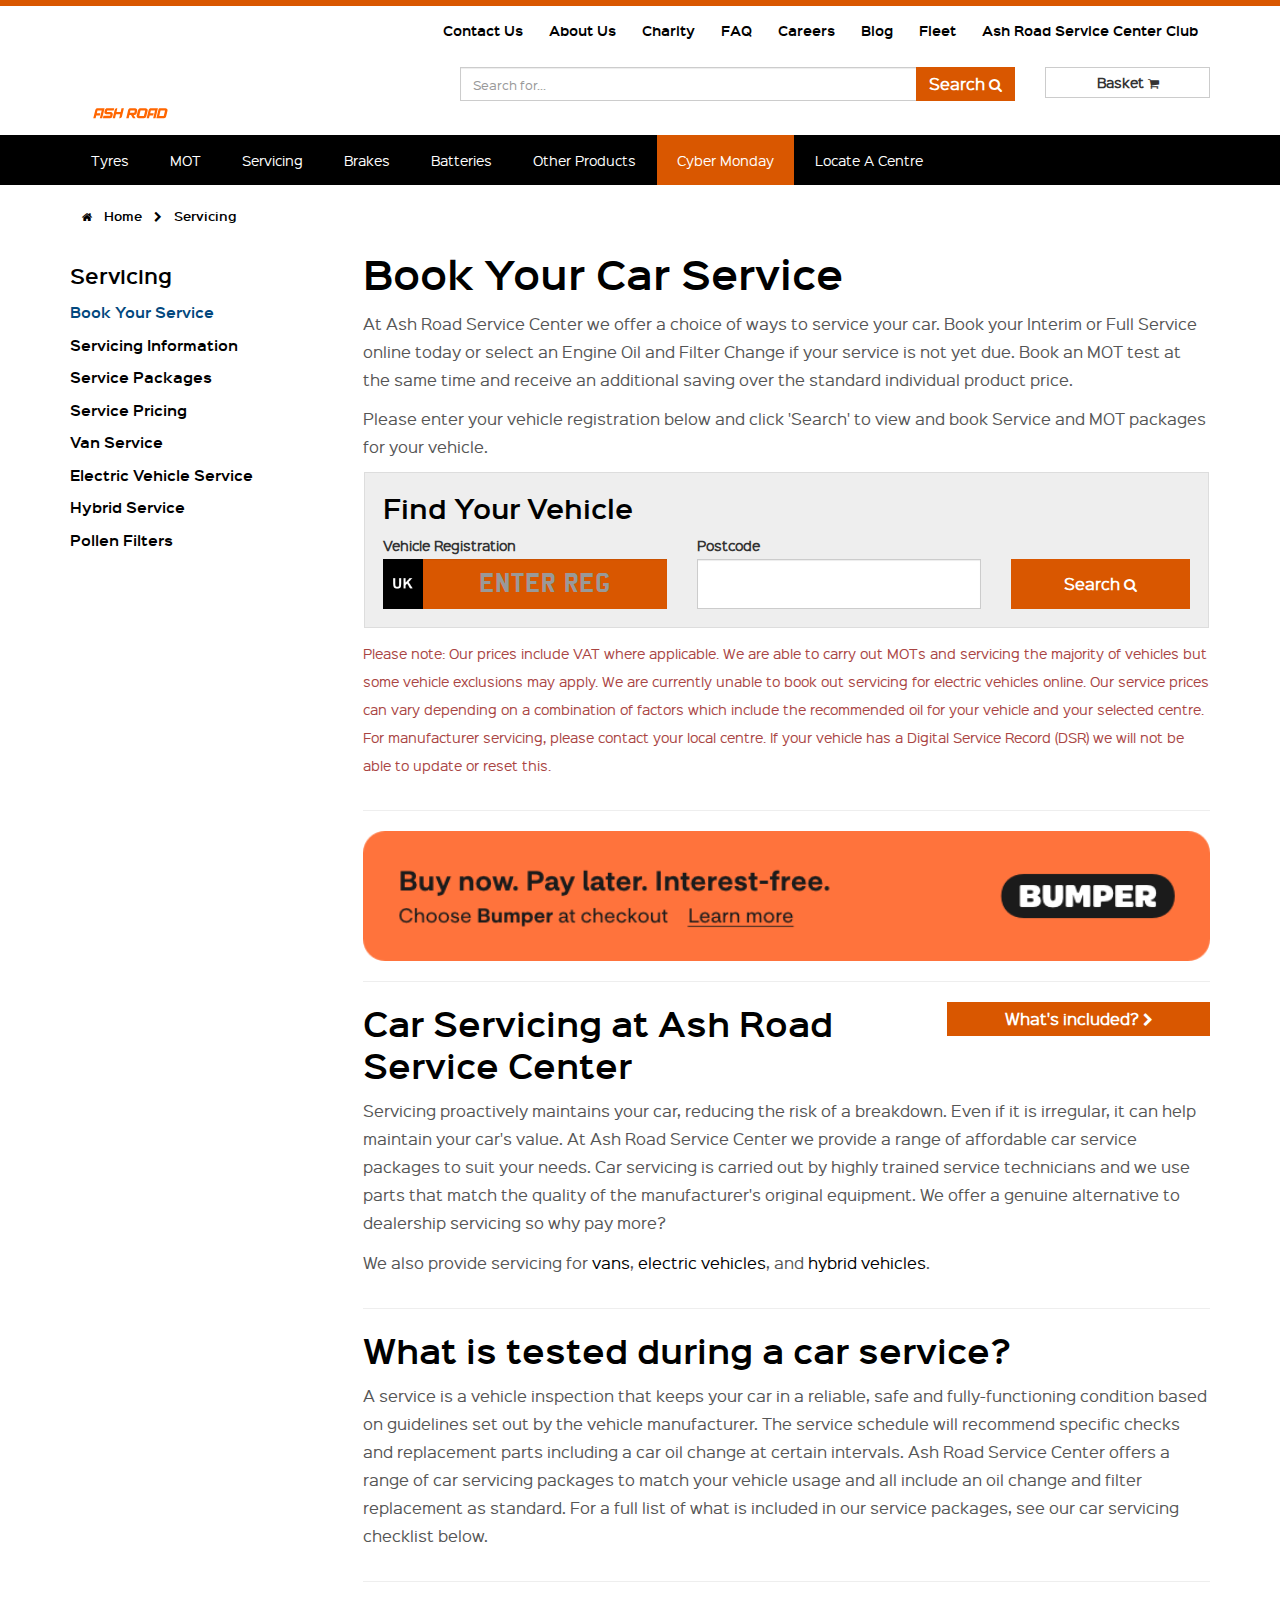
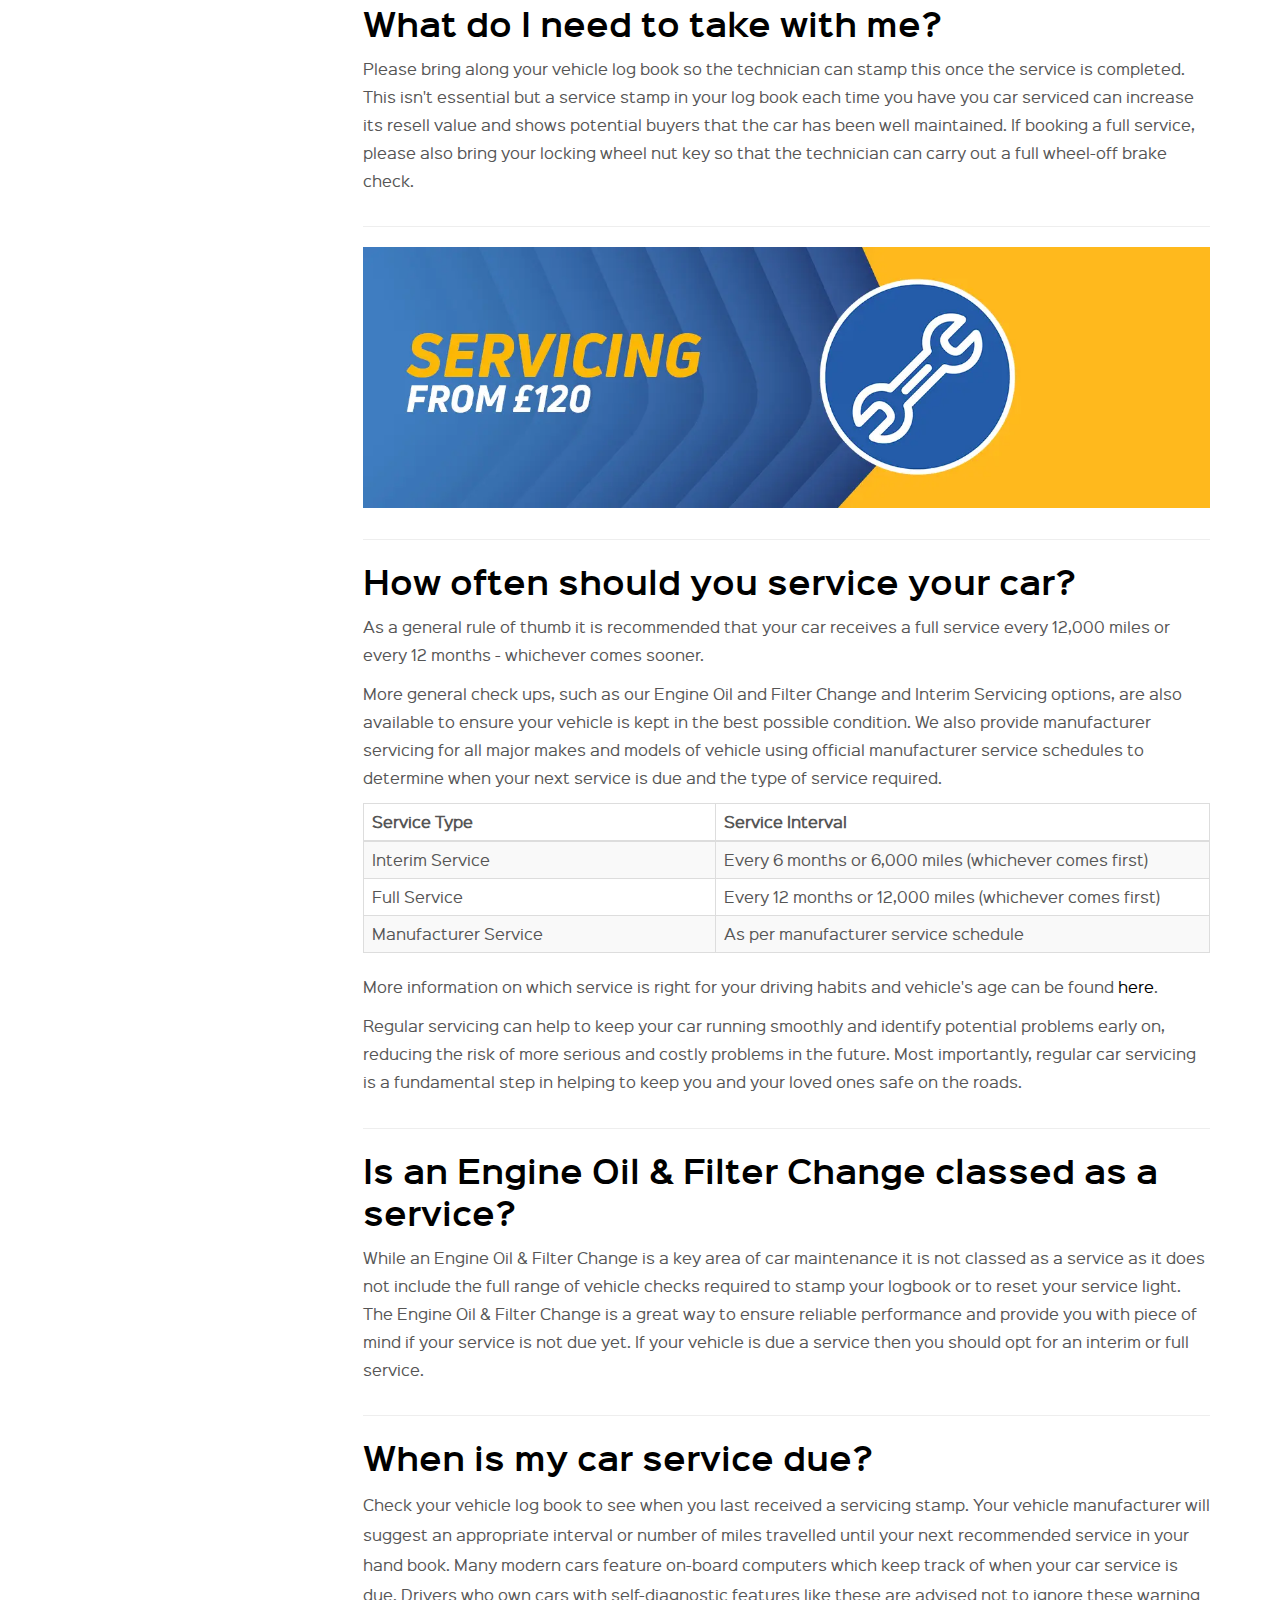
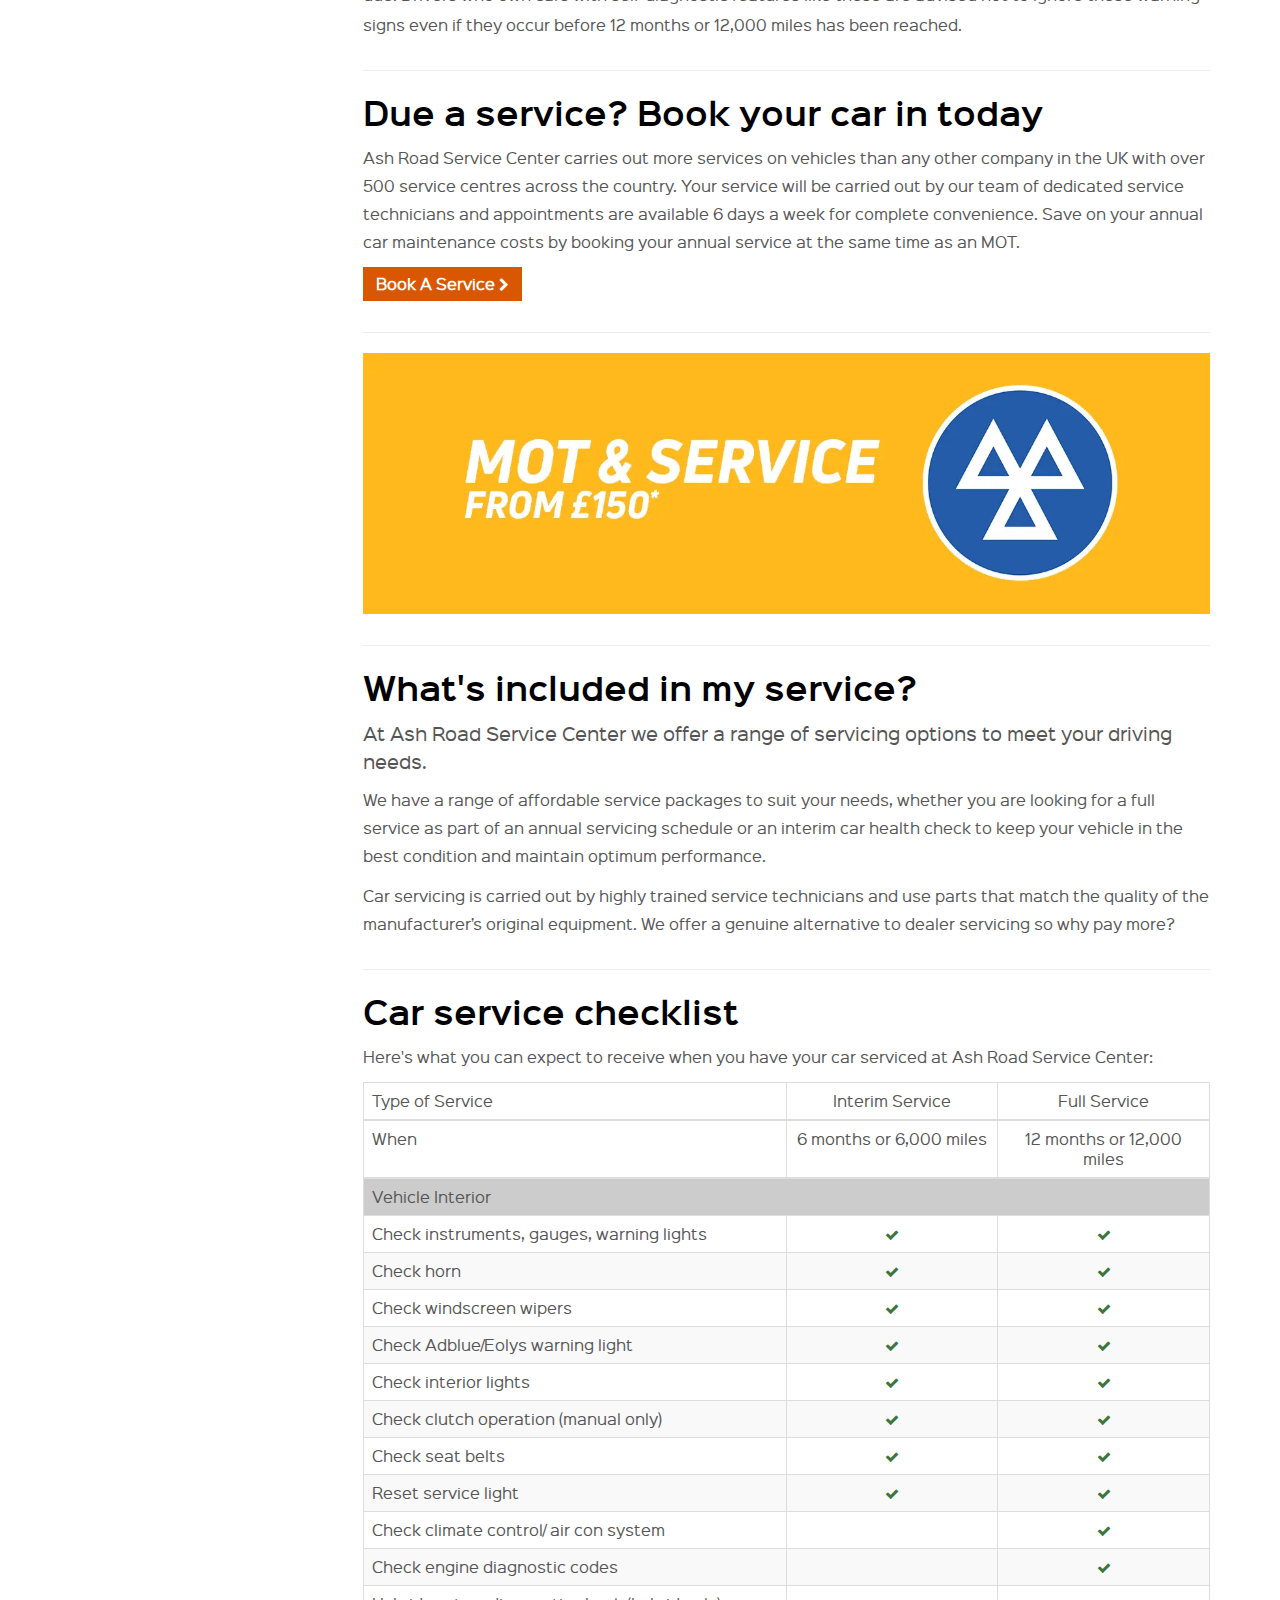
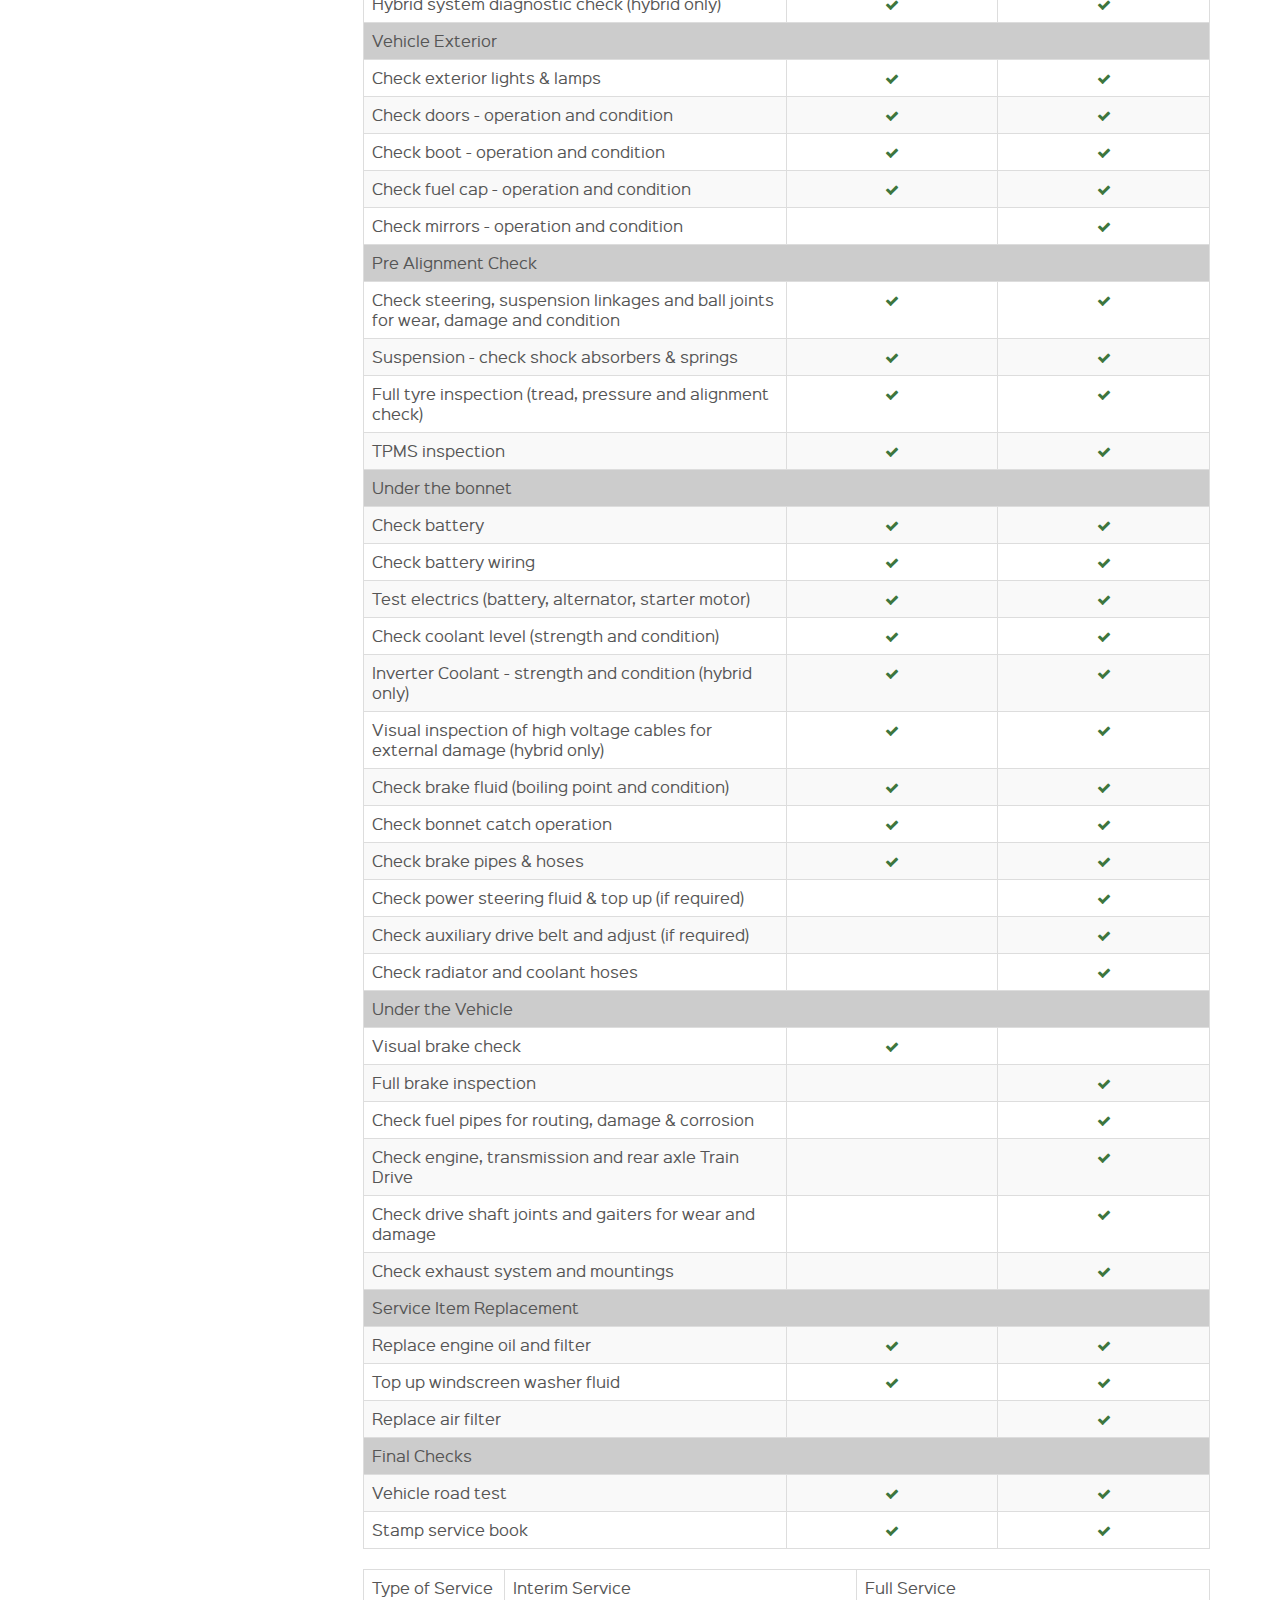
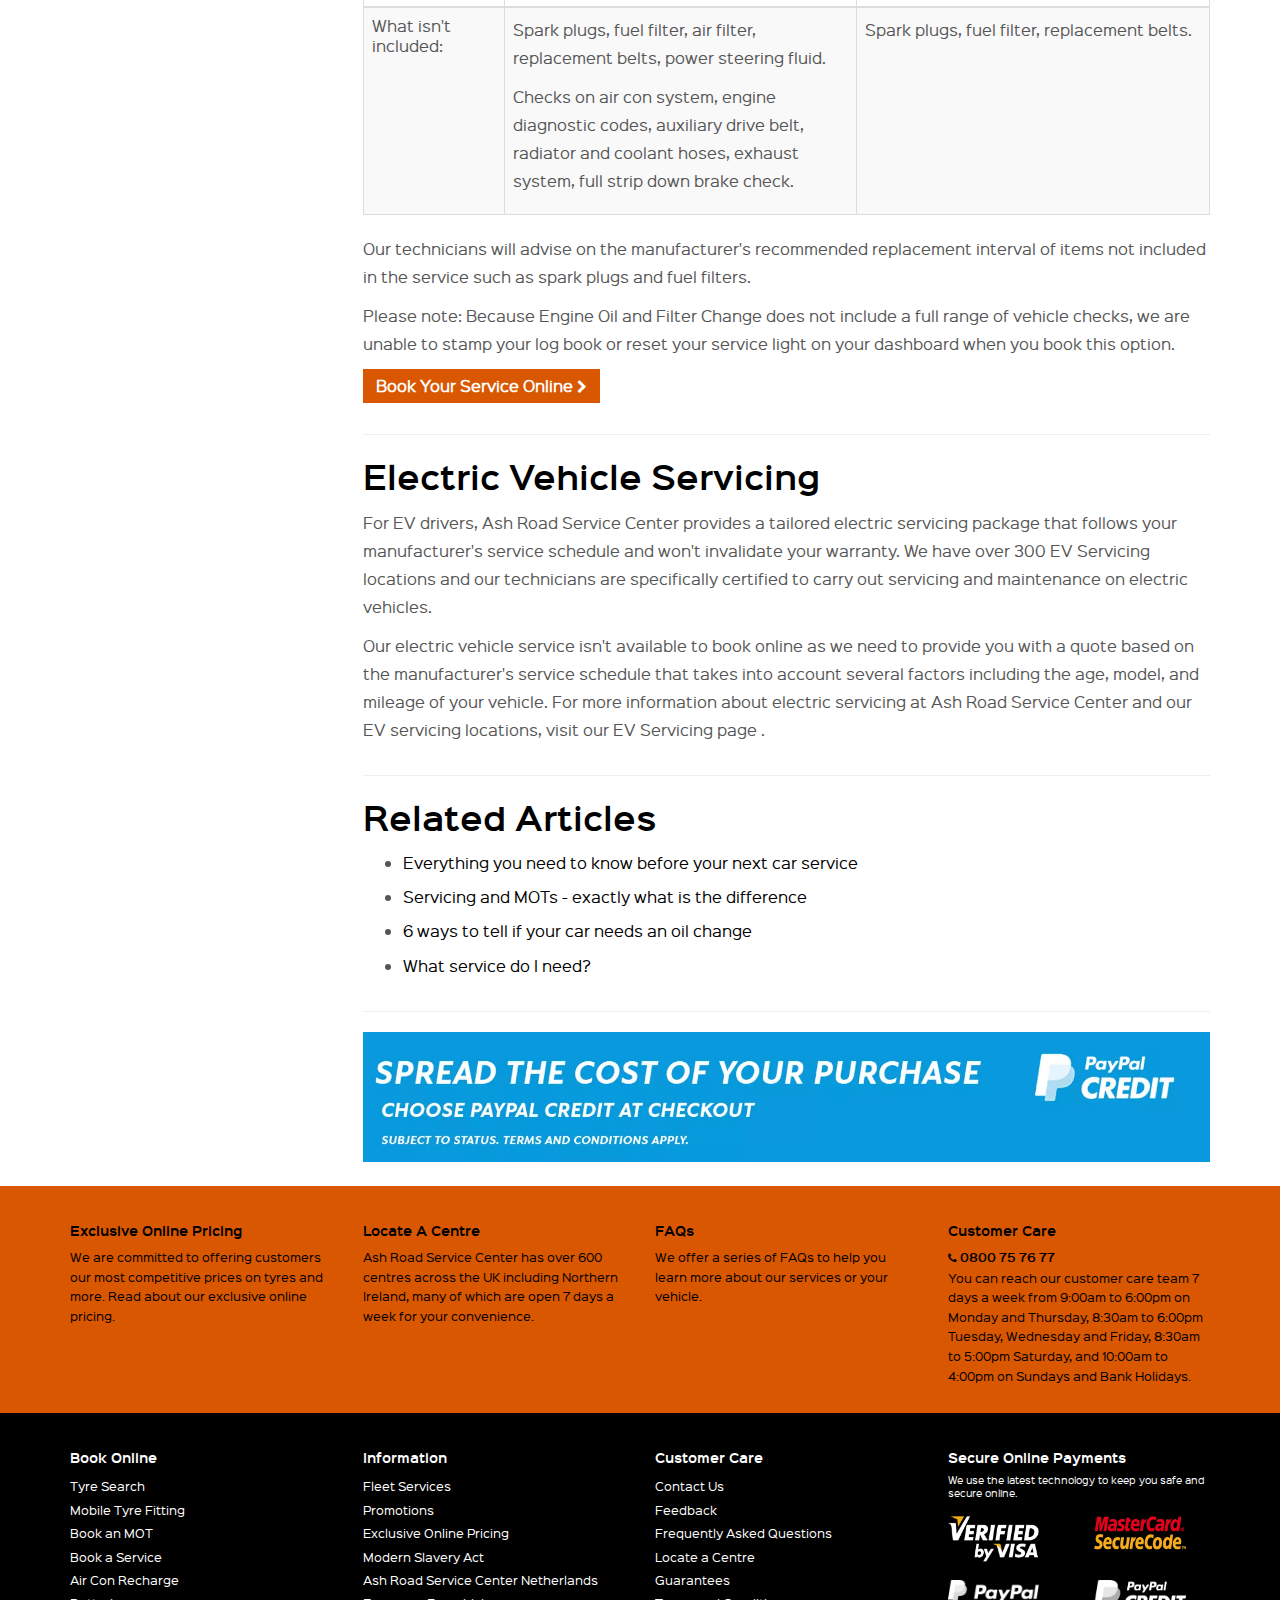
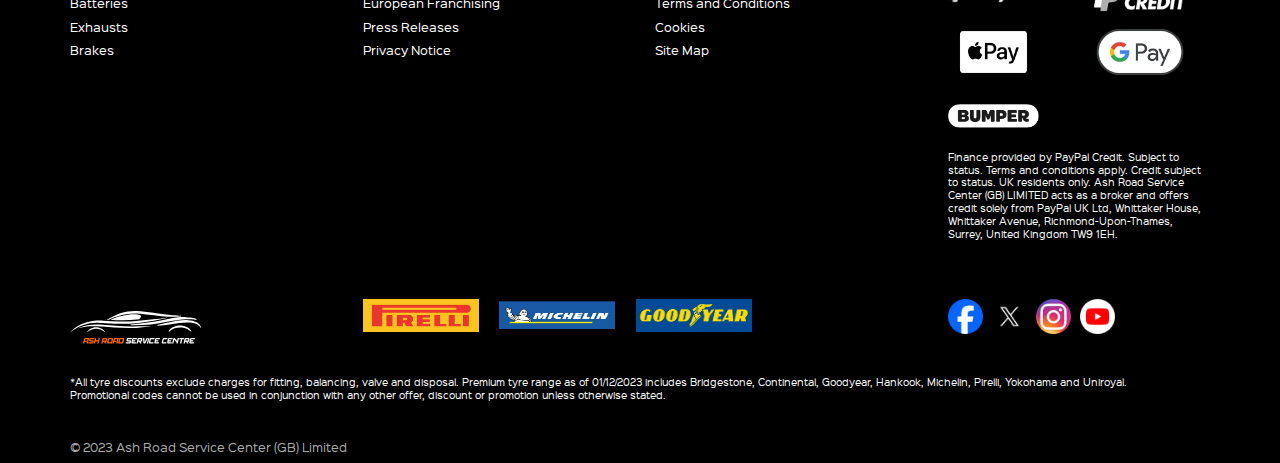
<file: servicing.html>
<!DOCTYPE html>
<html lang="en-gb">

<head>

	<title>Book Your Car's Service Online At Your Local Centre | Ash Road Service Center</title>

	<meta charset="windows-1252" />
	<meta http-equiv="X-UA-Compatible" content="IE=edge" />
	<meta name="viewport" content="width=device-width, initial-scale=1.0">

	<meta name="Keywords" content="Service, servicing, car service, van service, car servicing, van servicing, full service, interim service, annual service, major service, service packages, service options, book service, buy service, cheap service, dealer service, dealership service" />
	<meta name="Description" content="Book your interim or full car service online today or select Engine Oil and Filter Change if needed. Find your closest Ash Road Service Center today - All parts guaranteed." />

	<meta name="robots" content="max-image-preview:large">


	<!-- Open Graph Tags -->
	<meta property="og:title" content="Book Your Car's Service Online At Your Local Centre" />
	<meta property="og:site_name" content="Ash Road Service Center" />
	<meta property="og:url" content="servicing.html" />
	<meta property="og:image" content="images/og/kwikfit.jpg" />
	<meta property="og:image:width" content="762" />
	<meta property="og:image:height" content="400" />
	<link rel="canonical" href="servicing.html" />

	<link href="frameworks/mmenu/dist/mmenu.css" rel="stylesheet" />
	<script src="frameworks/mmenu/dist/mmenu.js"></script>

	<link href="css/style.css" rel="stylesheet" media="all">
	<link href="frameworks/jquery-ui/1.13.2/jquery-ui.min.css" rel="stylesheet" media="all">


	<script src="frameworks/bootstrap/3.4.1/dist/js/bootstrap.min.js"></script>
	<script src="frameworks/jquery/3.7.0/jquery-3.7.0.min.js"></script>
	<script src="frameworks/jquery-ui/1.13.2/jquery-ui.min.js"></script>
	<script src="frameworks/jquery-touch-punch/0.2.3/jquery.ui.touch-punch.min.js" async defer></script>


	<script src="frameworks/swz-format-date-time/1.1.0/jquery.swz-format-date-time.js" async defer></script>
	<script src="frameworks/jquery-sortelements/1.0.0/jquery-sortelements.js" async defer></script>
	<script src="frameworks/bootstrap-switch/3.3.2/dist/js/bootstrap-switch.min.js"></script>
	<script src="frameworks/modal_tyre-size-options/1.1.0/modal_tyre-size-options.js"></script>
	<script src="frameworks/modal_basic/1.0.0/modal_basic.js"></script>
	<script src="frameworks/modal_vehicle-list/1.0.0/modal_vehicle-list.js" async defer></script>
	<script src="js/app.js"></script>	
	
	<!-- Touch Icons -->
	<!-- For non-Retina iPhone, iPod Touch, and Android 2.1+ devices: -->
	<link rel="apple-touch-icon-precomposed" sizes="72x72"
		href="images/touch-icons/apple-touch-icon-72x72-precomposed.png">
	<!-- For the iPad mini and the first- and second-generation iPad on iOS = 6: -->
	<link rel="apple-touch-icon-precomposed" sizes="76x76"
		href="images/touch-icons/apple-touch-icon-76x76-precomposed.png">
	<!-- For the iPad mini and the first- and second-generation iPad on iOS = 7: -->
	<link rel="apple-touch-icon-precomposed" sizes="114x114"
		href="images/touch-icons/apple-touch-icon-114x114-precomposed.png">
	<!-- For iPhone with high-resolution Retina display running iOS = 6: -->
	<link rel="apple-touch-icon-precomposed" sizes="120x120"
		href="images/touch-icons/apple-touch-icon-120x120-precomposed.png">
	<!-- For iPhone with high-resolution Retina display running iOS = 7: -->
	<link rel="apple-touch-icon-precomposed" sizes="144x144"
		href="images/touch-icons/apple-touch-icon-144x144-precomposed.png">
	<!-- For iPad with high-resolution Retina display running iOS = 6: -->
	<link rel="apple-touch-icon-precomposed" sizes="152x152"
		href="images/touch-icons/apple-touch-icon-152x152-precomposed.png">
	<!-- For iPad with high-resolution Retina display running iOS = 7: -->
	<link rel="icon" sizes="192x192" href="images/touch-icons/apple-touch-icon.png"><!-- Chrome v31+ for Android -->

	<meta name="google-site-verification" content="i_DZ-O6WAb5fxaHPSa21-pp4a8vExjofZHKLsfd2lp0" />
</head>
<body>
	<a id="top" name="top"></a>
	<div id="page">
		<!-- MAIN-HEADER -->
		<!-- MAIN-HEADER -->
		<header class="container-fluid kf-main-header hidden-xs">
			<div class="container">
				<!-- Top Menu -->
				<nav class="kf-top-menu hidden-xs">
					<ul class="nav nav-pills pull-right">
						<li class=""><a href="#">Contact Us</a></li>
						<li class=""><a href="#">About Us</a></li>
						<li class=""><a href="#">Charity</a></li>
						<li class=""><a href="#">FAQ</a></li>
						<li class=""><a href="#">Careers</a></li>
						<li class=""><a href="#">Blog</a></li>
						<li class=""><a href="#">Fleet</a></li>
						<li class=""><a href="#">Ash Road Service Center Club</a></li>
					</ul>
				</nav>

				<!-- KF LOGO AND SEARCH -->
				<div class="kf-logo-and-search">
					<div class="row">
						<div class="col-xs-6 col-sm-4 col-md-3 col-lg-3">
							<a href="#"><img class="main-logo img-responsive"
									src="images/og/Logo Footer.svg" alt="Ash Road Service Center logo blue"
									width="600" height="120"></a>
						</div>
						<div class="col-xs-6 col-sm-6 col-md-6 col-md-offset-1 col-lg-6 col-lg-offset-1">
							<form id="frmSearch" name="frmSearch" class="" method="post" action="#">
								<div class="input-group">
									<input type="text" class="text-regular form-control" name="zoom_query"
										placeholder="Search for...">
									<span class="input-group-btn">
										<button class="btn btn-kf btn-kf-orange" type="submit">
											<span class="hidden-xs">Search</span>
											<i class="fa fa-search"></i>
										</button>
									</span>
								</div><!-- /input-group -->
							</form>
						</div>
						<div class="hidden-xs col-sm-2 col-md-2 col-lg-2">
							<a class="btn btn-kf btn-default btn-basket btn-block" href="#">
								<span class="hidden-xs">Basket <i class="fa fa-shopping-cart"></i></span>
							</a>
						</div>
					</div>
				</div>
			</div>
		</header>

		<!-- MAIN MENU -->
		<nav class="container-fluid kf-main-menu hidden-xs" data-spy="affix" data-offset-top="124">
			<div class="container">

				<!-- Collapsable Submenu Button -->
				<div class="kf-main-menu-header visible-xs">
					<div class="kf-main-menu-header_title">Main Menu</div>
					<button type="button" class="btn btn-kf btn-kf-orange kf-main-menu-header_button"
						data-toggle="collapse" data-target="#bs-example-navbar-collapse-2"><i
							class="fa fa-bars"></i></button>
				</div>

				<div class="collapse navbar-collapse kf-main-menu-list" id="bs-example-navbar-collapse-2">

					<ul class="nav navbar-nav navbar-left">
						<li class="show-on-affix hidden-xs"><a href="#"><img class="main-logo"
									src="images/template/main-logo_600x120_white.png" alt="Ash Road Service Center logo white"></a>
						</li>
						<li class="visible-xs"><a href="#"><i class="fa fa-home"
									style="font-size:16px !important;"></i>&nbsp;&nbsp;Home</a></li>
						<li class="megamenu-dropdown">
							<a href="#" class="megamenu-dropdown-link">Tyres</a>
							<div class="megamenu-dropdown-container-fluid hidden-xs tyres">
								<div class="container">
									<div class="megamenu-dropdown-content">
										<div class="row">
											<div class="col-sm-3">
												<h4><a href="#">Tyres</a></h4>
												<ul>
													<li><a href="#">Buy Tyres Online</a></li>
													<li><a href="#">Mobile Tyre Fitting</a></li>
													<li><a href="#">Express Tyre Fitting</a></li>
													<li><a href="#">Free Tyre Check</a></li>
													<li><a href="#">Tyre Sealant</a></li>
													<li><a href="#">Space Saver Spare Wheels</a></li>
													<li><a href="#">Tyre Swap</a></li>
												</ul>

												<h4><a href="#">Tyre Manufacturers</a></h4>

												<ul>
													<li><a href="#">Pirelli</a></li>
													<li><a href="#">Michelin</a></li>
													<li><a href="#">Goodyear</a></li>
													<li><a href="#">Arrowspeed</a>
													</li>
													<li><a href="#">Bridgestone</a>
													</li>
													<li><a href="#">Continental</a>
													</li>
													<li><a href="#">Dunlop</a></li>
													<li><a href="#">Hankook</a></li>
													<li><a href="#">Yokohama</a></li>
													<li><a href="#">BF Goodrich</a>
													</li>
													<li><a href="#">Uniroyal</a></li>
												</ul>
											</div>

											<div class="col-sm-3">
												<h4><a href="#">Types of Tyre</a></h4>
												<ul>
													<li><a href="tyres/types-of-tyre/summer-tyres.html">Summer Tyres</a></li>
													<li><a href="tyres/types-of-tyre/winter-tyres.html">Winter Tyres</a></li>
													<li><a href="tyres/types-of-tyre/all-season-tyres.html">All Season Tyres</a> </li>
													<li><a href="tyres/types-of-tyre/run-flat-tyres.html">Runflat Tyres</a> </li>
													<li><a href="tyres/types-of-tyre/4x4-tyres.html">4x4 Tyres</a> </li>
													<li><a href="tyres/types-of-tyre/reinforced-tyres.html">Reinforced Tyres</a> </li>
													<li><a href="tyres/types-of-tyre/caravan-and-motorhome-tyres.html">Caravan &amp; Motorhome Tyres</a>
													<li>
													<li><a href="tyres/types-of-tyre/van-tyres.html">Van Tyres</a> </li>
													<li><a href="tyres/types-of-tyre/ev-tyres.html">Electric Vehicle Tyres</a> </li>
													<li><a href="tyres/types-of-tyre/hybrid-tyres.html">Hybrid Tyres</a>
													</li>
													<li><a href="tyres/types-of-tyre/homologated-tyres.html">Homologated Tyres</a> </li>
												</ul>

												<h4><a href="#">Ash Road Service Center Club</a></h4>
												<ul>
													<li><a href="#">Subscribe and Save</a> </li>
												</ul>
												<h4><a href="#">Tyre Insurance</a></h4>
												<ul>
													<li><a href="#">TyreCare</a> </li>
												</ul>
											</div>

											<div class="col-sm-3">
												<h4><a href="#">Tyre Information</a></h4>
												<ul>
													<li><a href="#">Looking After Tyres</a> </li>
													<li><a href="#">PROJECT TREE</a></li>
													<li><a href="#">How Tyres Are Made</a> </li>
													<li><a href="#">New Valves</a> </li>
													<li><a href="#">Spare Tyres</a>
													</li>
													<li><a href="#">Flat Tyre Advice</a> </li>
													<li><a href="#">Tyre Age</a> </li>
													<li><a href="#">Tyre Labelling</a> </li>
													<li><a href="#">Tyre
															Pressure Search</a> </li>
													<li><a href="#">TPMS</a> </li>
													<li><a href="#">Tyre Repair</a>
													</li>
													<li><a href="#">UK Tyre Law</a>
													</li>
													<li><a href="#">Wheel Balancing</a> </li>
													<li><a href="#">Writing On My Tyres</a> </li>
													<li><a href="#">Metal Valve Covers</a> </li>
													<li><a href="#">Tyre Speed Rating</a> </li>
													<li><a href="#">Tyre Load Index</a> </li>
													<li><a href="#">How to Change a Tyre</a> </li>
													<li><a href="#">Replacing Tyres in Axle Pairs</a>
													<li>
													<li><a href="#">Tyres For Your Vehicle</a> </li>
													<li><a href="#">205 55 R16 Tyres</a> </li>
												</ul>
											</div>


											<div class="col-sm-3">
												<h4><a href="#">Tyre Offers</a></h4>

												<ul>
													<li><a href="#"><img
																src="assets/kwikfit/kfcm_50_cmdeals_500x500.webp"
																alt="Grab a bargain in our Cyber Monday Sale! "
																class="img-responsive" width="300" height="300"></a>
													</li>
													<li><a href="#">Grab a bargain in our Cyber Monday Sale!
														</a></li>
												</ul>

											</div>

										</div>

									</div>
								</div>
							</div>
						</li>
						<li class="megamenu-dropdown">
							<a href="mot.html" class="megamenu-dropdown-link">MOT</a>
							<div class="megamenu-dropdown-container-fluid hidden-xs mot">
								<div class="container">
									<div class="megamenu-dropdown-content">
										<div class="row">
											<div class="col-sm-3">
												<h4><a href="#">MOT</a></h4>
												<ul>
													<li><a href="#">Book Your MOT</a></li>
													<li><a href="#">When is my MOT due?</a>
													</li>
												</ul>

												<h4><a href="#">MOT &amp; Service</a></h4>
												<ul>
													<li><a href="#">Book A Combined Service And
															MOT</a></li>
												</ul>

												<h4><a href="#">MOT Information</a>
												</h4>
												<ul>
													<li><a href="#">MOT failure and retest</a> </li>
													<li><a href="#">MOT test checks</a> </li>
													<li><a href="#">Pre-MOT Checks</a></li>
													<li><a href="#">Driving With No MOT</a> </li>
												</ul>
											</div>

											<div class="col-sm-3">
												<h4><a href="#">Reminder Service</a></h4>
												<ul>
													<li><a href="#">MOT Reminder Service</a>
													</li>
												</ul>

												<h4><a href="#">Ash Road Service Center Club</a></h4>
												<ul>
													<li><a href="#">Subscribe and Save</a> </li>
												</ul>
											</div>

											<div class="col-sm-3">
												<h4><a href="#">Class 7 MOTs</a></h4>
												<ul>
													<li><a href="#">Class 7 MOTs</a> </li>
												</ul>
											</div>

											<div class="col-sm-3">

												<h4><a href="#">Book Today</a></h4>
												<ul>
													<li><a href="#"><img src="assets/kwikfit/mot_500x500.webp"
																alt="Book your MOT today at over 500 centres nationwide"
																class="img-responsive" width="300" height="300"></a>
													</li>
													<li><a href="#">Book your MOT today at over 500 centres
															nationwide</a></li>
												</ul>

											</div>
										</div>

									</div>
								</div>
							</div>
						</li>
						<li class="megamenu-dropdown">
							<a href="servicing.html" class="megamenu-dropdown-link">Servicing</a>
							<div class="megamenu-dropdown-container-fluid hidden-xs servicing">
								<div class="container">
									<div class="megamenu-dropdown-content">
										<div class="row">
											<div class="col-sm-3">
												<h4><a href="#">Servicing</a></h4>
												<ul>
													<li><a href="#">Book Your Service</a></li>
												</ul>

												<h4><a href="#">MOT &amp; Service</a></h4>
												<ul>
													<li><a href="#">Book A Combined Service And MOT</a></li>
												</ul>

												<h4><a href="#">Service Pricing</a></h4>
												<ul>
													<li><a href="#">Service Pricing</a></li>
												</ul>

												<h4><a href="#">Service Packages</a></h4>
												<ul>
													<li><a href="#">Interim &amp; Full Service</a></li>
													<li><a href="#">Manufacturer Service</a></li>
													<li><a href="#">Engine Oil and Filter Change</a></li>
												</ul>

											</div>

											<div class="col-sm-3">
												<h4><a href="#">Servicing Information</a></h4>
												<ul>
													<li><a href="#">What service do I need?</a></li>
													<li><a href="#">Why service your car?</a></li>
													<li><a href="#">What's included in my service?</a></li>
													<li><a href="#">Servicing for your vehicle</a></li>
												</ul>

												<h4><a href="#">Ash Road Service Center Club</a></h4>
												<ul>
													<li><a href="#">Subscribe and Save</a></li>
												</ul>

												<h4><a href="#">Pollen Filters</a></h4>
												<ul>
													<li><a href="#">Air Cabin Filters</a></li>
												</ul>
											</div>


											<div class="col-sm-3">
												<h4><a href="#">Van Service</a></h4>
												<ul>
													<li><a href="#">Van Service</a></li>
												</ul>
												<h4><a href="#">EV Service</a></h4>
												<ul>
													<li><a href="#">Electric Vehicle Service</a></li>
												</ul>
												<h4><a href="#">Hybrid Service</a></h4>
												<ul>
													<li><a href="#">Hybrid Service</a></li>
												</ul>
											</div>


											<div class="col-sm-3">
												<h4><a href="#">Book Today</a></h4>
												<ul>
													<li><a href="#"><img
																src="assets/kwikfit/146_motandservice_500x500.webp"
																alt="Save When You Book An MOT & Service Together! Prices from &pound;146."
																class="img-responsive" width="300" height="300"></a>
													</li>
													<li><a href="#">Save When You Book An MOT &
															Service Together! Prices from &pound;146.</a></li>
												</ul>

											</div>
										</div>

									</div>
								</div>
							</div>
						</li>
						<li class=""><a href="brakes.html">Brakes</a></li>

						<li class=""><a href="batteries.html">Batteries</a></li>

						<li class="megamenu-dropdown">
							<a href="#" class="megamenu-dropdown-link visible-xs visible-lg">Other
								Products</a><a href="#" class="megamenu-dropdown-link hidden-xs hidden-lg">Other</a>
							<div class="megamenu-dropdown-container-fluid hidden-xs other-products">
								<div class="container">
									<div class="megamenu-dropdown-content">
										<div class="row">
											<div class="col-sm-3">

												<h4><a href="#">ADAS</a></h4>
												<ul>
													<li><a href="#">ADAS Calibration</a></li>
												</ul>

												<h4><a href="#">Air Conditioning</a></h4>
												<ul>
													<li><a href="#">Book Your Recharge</a></li>
													<li><a href="#">Free Air Con Check</a></li>
													<li><a href="#">Air Con Debug</a></li>
												</ul>

												<h4><a href="#">Battery</a></h4>
												<ul>
													<li><a href="#">Battery Search</a></li>
													<li><a href="#">Free Battery Health Check</a></li>
													<li><a href="#">Battery Information</a></li>
													<li><a href="#">Leisure Batteries</a></li>
													<li><a href="#">Bosch Batteries</a></li>
												</ul>

												<h4><a href="#">Brakes</a></h4>
												<ul>
													<li><a href="#">Book Your Free Brake Check</a></li>
													<li><a href="#">Brake Information</a></li>
													<li><a href="#">Brake Fluid Change</a></li>
													<li><a href="#">Van Brakes</a></li>
												</ul>
											</div>

											<div class="col-sm-3">

												<h4><a href="#">Bike Repair</a></h4>
												<ul>
													<li><a href="#">Bike & E-Bike Repairs & Servicing</a></li>
													<li><a href="#">Bike Repairs � Bristol</a></li>
													<li><a href="#">Bike Repairs � London</a></li>
												</ul>

												<h4><a href="#">Bulbs</a></h4>
												<ul>
													<li><a href="#">Bulbs</a></li>
													<li><a href="#">HID Bulbs</a></li>
												</ul>

												<h4><a href="#">Car Mats</a></h4>
												<ul>
													<li><a href="#">Order Tailor-fitted Car Mats</a></li>
												</ul>

												<h4><a href="#">Diagnostics</a></h4>
												<ul>
													<li><a href="#">Book A Fault Code Check</a></li>
													<li><a href="#">What Do Your Dashboard Warning Lights Mean?</a></li>
												</ul>

												<h4><a href="#">Engine Treatments</a></h4>
												<ul>
													<li><a href="#">Engine Treatments</a></li>
												</ul>

												<h4><a href="#">Exhausts</a></h4>
												<ul>
													<li><a href="#">Book Your Appointment</a></li>
													<li><a href="#">Exhaust Information</a></li>
													<li><a href="#">Free Exhaust Check</a></li>
												</ul>
											</div>


											<div class="col-sm-3">
												<h4><a href="#">Suspension</a></h4>
												<ul>
													<li><a href="#">Suspension</a></li>
												</ul>

												<h4><a href="#">Tyre Products</a></h4>
												<ul>
													<li><a href="#">Tyre Sealant</a></li>
													<li><a href="#">Space Saver Spare Wheels</a></li>
													<li><a href="#">Tyre Insurance</a></li>
												</ul>

												<h4><a href="#">Vehicle Safety Check</a></h4>
												<ul>
													<li><a href="#">Book Your Free Appointment</a></li>
												</ul>

												<h4><a href="#">Wheel Alignment</a></h4>
												<ul>
													<li><a href="#">Free Alignment Check</a></li>
												</ul>

												<h4><a href="#">Windscreen Wipers</a></h4>
												<ul>
													<li><a href="#">Windscreen Wipers</a></li>
													<li><a href="#">When To Change Your Wipers</a></li>
													<li><a href="#">Looking After Your Windscreen Wipers</a></li>
												</ul>
											</div>

											<div class="col-sm-3">
												<h4><a href="#">Other Products</a></h4>
												<ul>
													<li><a href="#"><img
																src="assets/kwikfit/kwikfitclub_megamenu_500x500.webp"
																alt="Join Ash Road Service Center Club today and combine your regular vehicle maintenance costs into a simple monthly subscription"
																class="img-responsive" width="300" height="300"></a>
													</li>
													<li><a href="#">Join Ash Road Service Center Club today and combine your regular
															vehicle maintenance costs into a simple monthly
															subscription</a></li>
												</ul>
											</div>

										</div>

									</div>
								</div>
							</div>
						</li>


						<li class="megamenu-dropdown hidden">
							<a href="#" class="megamenu-dropdown-link ">Fleet</a>
							<div class="megamenu-dropdown-container-fluid hidden-xs fleet">
								<div class="container">
									<div class="megamenu-dropdown-content">
										<div class="row">
											<div class="col-sm-3">
												<h4><a href="#">Fleet</a></h4>
												<ul>
													<li><a href="#">About Ash Road Service Center Fleet</a></li>
													<li><a href="#">Contact Ash Road Service Center Fleet</a></li>
													<li><a href="#">Sign Up With Ash Road Service Center Fleet</a></li>
													<li><a href="#">Our Fleet Network</a></li>
													<li><a href="#">Products & Services</a></li>
													<li><a href="#">Delivering Customer Service</a></li>
													<li><a href="#">Fleet Drivers</a></li>
												</ul>
											</div>

											<div class="col-sm-3">
												<h4><a href="#">Fleet Bookings</a></h4>
												<ul>
													<li><a href="#">Fleet Bookings</a></li>
												</ul>
											</div>


											<div class="col-sm-3">

											</div>

											<div class="col-sm-3">

												<h4><a href="#">Fleet</a></h4>
												<ul>
													<li><a href="#"><img
																src="images/template/mega-menu_other-products.jpg"
																width="100%"
																alt="We Offer All Kinds Of Services For Your Car"></a>
													</li>
													<li><a href="#">We Offer All Kinds Of Services For
															Your Car</a></li>
												</ul>
											</div>
										</div>

									</div>
								</div>
							</div>
						</li>

						<li class="highlight-cyber"><a href="#">Cyber Monday</a></li>

						<li class="">
							<a href="#" class="visible-xs visible-lg">Locate A Centre</a><a href="#"
								class="hidden-xs hidden-lg">Centres</a>
						</li>
						<li class="show-on-affix hidden-xs"><a href="#" class="fa-home-link"><i
									class="fa fa-shopping-cart"></i></a></li>
					</ul>


					<ul class="nav navbar-nav navbar-left visible-xs">
						<li class=""><a href="#">Contact Us</a></li>
						<li class=""><a href="#">About Us</a></li>
						<li class=""><a href="#">Charity</a></li>
						<li class=""><a href="#">FAQ</a></li>
						<li class=""><a href="#">Careers</a></li>
						<li class=""><a href="#">Blog</a></li>
						<li class=""><a href="#">Fleet</a></li>
						<li class=""><a href="#">Ash Road Service Center Club</a></li>

						<li class="visible-xs"><a href="#"><i class="fa fa-shopping-cart"
									style="font-size:16px !important;"></i>&nbsp;&nbsp;Basket</a></li>
					</ul>


					<ul class="nav navbar-nav navbar-right hidden-xs">
						<li class="show-on-affix"><a href="#top"><i class="fa fa-chevron-up kf-yellow"></i></a></li>
					</ul>
				</div>

				<!--<div class="show-on-affix">Show On Affix</div>
				<div class="hide-on-affix">Hide On Affix</div>-->
			</div>
		</nav>


		<nav class="navbar navbar-default navbar-mm-kf  hidden-sm hidden-md hidden-lg">
			<div class="container">
				<div class="navbar-header">
					<a href="#menu"
						class="btn btn-kf btn-kf-orange kf-main-menu-header_button menu-trigger navbar-toggle"> <i
							class="fa fa-bars"></i></a>
					<a href="#" class="btn btn-kf btn-kf-orange kf-main-menu-header_button menu-btn navbar-toggle"> <i
							class="fa fa-shopping-cart"></i></a>
					<a class="navbar-brand" href="#"><img src="images/og/Logo Footer.svg"
							class="img-responsive" width="140" height="28" /></a>
				</div>
			</div>
		</nav>

		<nav id="menu" class="hidden-sm hidden-md hidden-lg">
			<ul>
				<li class="1">
					<span>Tyres</span>
					<ul>
						<li class=""><a href="#">Buy Tyres Online</a></li>
						<li class=""><a href="#">Mobile Tyre Fitting</a></li>
						<li class=""><a href="#">Express Tyre Fitting</a></li>
						<li class=""><a href="#">Free Tyre Check</a></li>
						<li class=""><a href="#">Tyre Sealant</a></li>
						<li class=""><a href="#">Space Saver Spare Wheels</a></li>
						<li class=""><a href="#">Tyre Swap</a></li>
						<li class="">
							<span>Tyre Manufacturers</span>
							<ul>
								<li class="">
									<span>Pirelli</span>
									<ul>
										<li class=""><a href="#">Pirelli Tyres</a></li>
										<li class=""><a href="#">Pirelli Performance Centres</a></li>
									</ul>
								</li>
								<li class=""><a href="#">Michelin</a></li>
								<li class=""><a href="#">Goodyear</a></li>
								<li class=""><a href="#">Arrowspeed</a></li>
								<li class=""><a href="#">Bridgestone</a></li>
								<li class=""><a href="#">Continental</a></li>
								<li class=""><a href="#">Dunlop</a></li>
								<li class=""><a href="#">Hankook</a></li>
								<li class=""><a href="#">Yokohama</a></li>
								<li class=""><a href="#">BF Goodrich</a></li>
								<li class=""><a href="#">Uniroyal</a></li>
								<li class=""><a href="#">Budget Tyres</a></li>
							</ul>

						</li>
						<li class="">
							<span>Types Of Tyre</span>
							<ul>
								<li class=""><a href="tyres/types-of-tyre/summer-tyres.html">Summer Tyres</a></li>
								<li class=""><a href="tyres/types-of-tyre/winter-tyres.html">Winter Tyres</a></li>
								<li class=""><a href="tyres/types-of-tyre/all-season-tyres.html">All Season Tyres</a></li>
								<li class=""><a href="tyres/types-of-tyre/run-flat-tyres.html">Runflat Tyres</a></li>
								<li class=""><a href="tyres/types-of-tyre/4x4-tyres.html">4x4 Tyres</a></li>
								<li class=""><a href="tyres/types-of-tyre/reinforced-tyres.html">Reinforced Tyres</a></li>
								<li class=""><a href="tyres/types-of-tyre/caravan-and-motorhome-tyres.html">Caravan & Motorhome Tyres</a></li>
								<li class=""><a href="tyres/types-of-tyre/van-tyres.html">Van Tyres</a></li>
								<li class=""><a href="tyres/types-of-tyre/ev-tyres.html">Electric Vehicle Tyres</a></li>
								<li class=""><a href="tyres/types-of-tyre/hybrid-tyres.html">Hybrid Tyres</a></li>
								<li class=""><a href="tyres/types-of-tyre/homologated-tyres.html">Homologated Tyres</a></li>
							</ul>
						</li>
						<li class=""><a href="#">Tyre Insurance</a></li>
						<li class=""><a href="#">Ash Road Service Center Club</a></li>
						<li class="">
							<span>Tyre Information</span>
							<ul>
								<li class=""><a href="#">Looking After Tyres</a></li>
								<li class=""><a href="#">PROJECT TREE</a></li>
								<li class=""><a href="#">How Tyres Are Made</a></li>
								<li class=""><a href="#">New Valves</a></li>
								<li class=""><a href="#">Spare Tyres</a></li>
								<li class=""><a href="#">Tyre Age</a></li>
								<li class=""><a href="#">Tyre Labelling</a></li>
								<li class=""><a href="#">Tyre Pressure Search</a></li>
								<li class=""><a href="#">TPMS</a></li>
								<li class=""><a href="#">Tyre Repair</a></li>
								<li class=""><a href="#">UK Tyre Law</a></li>
								<li class=""><a href="#">Wheel Balancing</a></li>
								<li class=""><a href="#">Writing On My Tyres</a></li>
								<li class=""><a href="#">Metal Valve Covers</a></li>
								<li class=""><a href="#">Tyre Speed Rating</a></li>
								<li class=""><a href="#">Tyre Load Index</a></li>
								<li class=""><a href="#">How to Change a Tyre</a></li>
								<li class=""><a href="#">Replacing Tyres in Axle Pairs</a></li>
								<li class=""><a href="#">Tyres For Your Vehicle</a></li>
								<li class=""><a href="#">205 55 R16 Tyres</a></li>
							</ul>

						</li>
					</ul>
				</li>
				<li class="">
					<span>MOT</span>
					<ul>
						<li class=""><a href="#">Book Your MOT</a></li>
						<li class=""><a href="#">When is my MOT due?</a></li>
						<li class=""><a href="#">Book a Combined MOT & Service</a></li>
						<li class="">
							<span>MOT information</span>
							<ul>
								<li class=""><a href="#">Pre-MOT Checks</a></li>
								<li class=""><a href="#">MOT failure and
										retest</a></li>
								<li class=""><a href="#">MOT test checks</a></li>
								<li class=""><a href="#">Driving With No MOT</a></li>
							</ul>
						</li>
						<li class=""><a href="#">MOT Reminder Service</a></li>
						<li class=""><a href="#">Class 7 MOTs</a></li>
					</ul>
				</li>
				<li class="">
					<span>Servicing</span>
					<ul>
						<li class=""><a href="#">Book Your Service</a></li>
						<li class="">
							<span>Servicing Information</span>
							<ul>
								<li class=""><a href="#">Why service your
										car?</a></li>
								<li class=""><a href="#">What service
										do I need?</a></li>
								<li class=""><a href="#">What's included in my service?</a>
								</li>
								<li class=""><a href="#">Servicing for your
										vehicle</a></li>
							</ul>
						</li>
						<li class="">
							<span>Service Packages</span>
							<ul>
								<li class=""><a href="#">Interim &amp;
										Full Service</a></li>
								<li class=""><a href="#">Manufacturer
										Service</a></li>
								<li class=""><a href="">Engine Oil
										and Filter Change</a></li>
							</ul>
						</li>
						<li class=""><a href="#">Service Pricing</a></li>
						<li class=""><a href="#">Van Service</a></li>
						<li class=""><a href="#">Electric Vehicle Service</a></li>
						<li class=""><a href="#">Hybrid Service</a></li>
						<li class=""><a href="#">Pollen Filters</a></li>
					</ul>
				</li>
				<li class="">
					<span>Brakes</span>
					<ul>
						<li class=""><a href="#">Book Your Free Brake Check</a></li>
						<li class="">
							<span>Brake Information</span>
							<ul>
								<li class=""><a href="#">How brakes work</a></li>
								<li class=""><a href="#">Our range of brakes</a></li>
							</ul>
						</li>
						<li class=""><a href="#">Brake Fluid Change</a></li>
						<li class=""><a href="#">Van Brakes</a></li>
					</ul>
				</li>
				<li class="">
					<span>Batteries</span>
					<ul>
						<li class=""><a href="#">Battery Search</a></li>
						<li class=""><a href="#">Free Battery Health Check</a></li>
						<li class=""><a href="#">Leisure Batteries</a></li>
						<li class=""><a href="#">Bosch Batteries</a></li>
						<li class=""><a href="#">Van Batteries</a></li>
						<li class=""><a href="#">Stop-start batteries</a></li>
						<li class="">
							<span>Battery information</span>
							<ul>
								<li class=""><a href="#">Battery care made easy</a></li>
								<li class=""><a href="#">Free battery check</a></li>
							</ul>
						</li>
					</ul>
				</li>
				<li class="">
					<span>Other Products</span>
					<ul>
						<li class=""><a href="#">ADAS Calibration</a></li>
						<li class="2">
							<span>Air Conditioning</span>
							<ul>
								<li class=""><a href="#">Book Your Recharge</a></li>
								<li class=""><a href="#">Free Air Con Check</a></li>
								<li class=""><a href="#">Air Con Debug</a></li>
							</ul>
						</li>
						<li class="">
							<span>Bike Repair</span>
							<ul>
								<li class=""><a href="#">Bike Repairs & Servicing</a></li>
								<li class=""><a href="#">Bike Repairs � Bristol</a></li>
								<li class=""><a href="#">Bike Repairs � London</a></li>
							</ul>
						</li>
						<li class="">
							<span>Bulbs</span>
							<ul>
								<li class=""><a href="#">Replacement Car Bulbs</a></li>
								<li class=""><a href="#">HID Bulbs</a></li>
							</ul>
						</li>
						<li class="">
							<span>Car Mats</span>
							<ul>
								<li class=""><a href="#">Order Tailor-fitted Car Mats</a></li>
								<li class=""><a href="#">Returns & Cancellations</a></li>
							</ul>
						</li>
						<li class="">
							<span>Diagnostics</span>
							<ul>
								<li class=""><a href="#">Book Your Appointment</a></li>
								<li class=""><a href="#">Dashboard Warning Lights</a></li>
							</ul>
						</li>
						<li class=""><a href="#">Engine Treatments</a></li>
						<li class="">
							<span>Exhausts</span>
							<ul>
								<li class=""><a href="#">Book Your Appointment</a></li>
								<li class="">
									<span>Exhaust Information</span>
									<ul>
										<li class=""><a href="#">Problem solving</a></li>
										<li class=""><a href="#">Catalytic converters</a></li>
										<li class=""><a href="#">Diesel Particulate Filters</a></li>
										<li class=""><a href="#">Exhaust failure</a></li>
										<li class=""><a href="#">How exhausts work</a></li>
									</ul>
								</li>
								<li class=""><a href="#">Free exhaust check from Ash Road Service Center</a></li>
							</ul>
						</li>
						<li class=""><a href="#">Spare Wheels</a></li>
						<li class=""><a href="#">Suspension</a></li>
						<li class=""><a href="#">Vehicle Safety Check</a></li>
						<li class=""><a href="#">Wheel Alignment</a></li>
						<li class="">
							<span>Windscreen Wipers</span>
							<ul>
								<li class=""><a href="#">Wiper Blade Search</a></li>
								<li class=""><a href="#">When To Change Your Wipers</a></li>
								<li class=""><a href="#">Looking after your windscreen wipers</a></li>
							</ul>
						</li>
					</ul>

				</li>

				<li class=" highlight-cyber"><a href="#">Cyber Monday</a></li>

				<li class=""><a href="#">Careers</a></li>
				<li class=""><a href="#">Locate A Centre</a></li>
				<li class="">
					<span>Ash Road Service Center Club</span>
					<ul>
						<li class=""><a href="#">Join The Club</a></li>
						<li class=""><a href="#">Terms and Conditions</a></li>
					</ul>
				</li>
				<li class="1">
					<span>Contact Us</span>
					<ul>
						<li class=""><a href="#">Get In Touch</a></li>
						<li class=""><a href="#">Mailing List</a></li>
						<li class=""><a href="#">Customer Satisfaction</a></li>
						<li class=""><a href="#">Find My Local Centre</a></li>
					</ul>
				</li>
				<li class="">
					<span>More</span>
					<ul>
						<li class="">
							<span>About Us</span>
							<ul>
								<li class=""><a href="#">About Ash Road Service Center</a></li>
								<li class=""><a href="#">Our Values</a></li>
								<li class=""><a href="#">Our Staff</a></li>
								<li class=""><a href="#">Our History</a></li>
								<li class=""><a href="#">Our Environment</a></li>
								<li class=""><a href="#">Our Centres</a></li>
								<li class=""><a href="#">Our Services</a></li>
								<li class=""><a href="#">Our Cookies</a></li>
								<li class=""><a href="#">Our Terms and Conditions</a></li>
								<li class=""><a href="#">Our Guarantees</a></li>
								<li class=""><a href="#">Privacy Notice</a></li>
								<li class=""><a href="#">Privacy Summary</a></li>
								<li class=""><a href="#">Gender Pay Gap</a></li>
								<li class=""><a href="#">Modern Slavery Statement</a></li>
								<li class=""><a href="#">British Touring Car Championship</a></li>
							</ul>

						</li>
						<li class=""><a href="#">Charity</a></li>
						<li class=""><a href="#">FAQ</a></li>
						<li class=""><a href="#">Blog</a></li>
						<li class="">
							<span>Fleet</span>
							<ul>
								<li class=""><a href="#">About Ash Road Service Center Fleet</a></li>
								<li class=""><a href="#">Contact Ash Road Service Center Fleet</a></li>
								<li class=""><a href="#">Fleet Drivers</a></li>
								<li class=""><a href="#">Products &amp; Services</a></li>
								<li class=""><a href="#">Our Fleet Network</a></li>
								<li class=""><a href="#">Delivering Customer Service</a></li>
								<li class=""><a href="#">Sign Up With Ash Road Service Center Fleet</a></li>
							</ul>
						</li>

					</ul>
				</li>
			</ul>
		</nav>

		<script>

			$(document).ready(function () {

				const mmenu = new Mmenu("#menu", {
					"navbar": {
						title: "Main Menu"
					},
					"navbars": [
						{
							"position": "top",
							"content": [
								'<div class="header"><div class="logo"><a href="/"><img src="images/template/main-logo_600x120_white.webp" class="img-responsive" width="140" height="28"/></a></div><div class="menu-close-icon"><i class="fa fa-times fa-2x close-mmenu cursor-pointer"></i></div>'
								//'<div class="header"><div class="logo"><img src="/images/template/main-logo_600x120_blue.webp" class="img-responsive" width="140" height="28"/><div class="menu-close-icon"><i class="fa fa-times fa-2x close-mmenu cursor-pointer"></i></div></div>'
							]
						},
						{
							"position": "bottom",
							"content": [
								"<a href='/about-us'>&copy; 2023 Kwik-Fit (GB) Limited</a>"
							]
						}
					],
					offCanvas: {
						// off-canvas options
						"position": "left-front"
					},
					"setSelected": {
						"hover": true,
						"parent": true
					}
				}, {
					offCanvas: {
						// off-canvas configuration
					}
				});

				const mmapi = mmenu.API;

				$("body").on("click", ".close-mmenu", function (event) {
					mmapi.close();
				});

				$("body").on("click", "#menu li a", function (event) {
					if (!$(this).hasClass("mm-listitem__btn")) {
						$(".mmenu-loading-spinner").remove();
						$(this).append(' <i class="fa fa-circle-o-notch fa-spin mmenu-loading-spinner"></i>')
					}
				});

				$(window).resize(function () {
					//     mmapi.close();
				});
			});
		</script>

		<!-- BREADCRUMBS -->

		<div class="container-fluid kf-breadcrumbs" data-spy="affix" data-offset-top="124">

			<div class="container">
				<a href="index.html"><i class="fa fa-home"></i><span class="hidden-xs">Home</span></a><a
					href="servicing.html"><i class="fa fa-chevron-right"></i>Servicing</a>
			</div>
		</div> <!-- MAIN ARTICLE -->
		<div class="container-fluid kf-main-article">
			<div class="container">
				<div class="row">

					<div class="col-xs-12 col-sm-4 col-md-3 col-lg-3">
						<!-- SUB-MENU -->
						<div class="kf-sub-menu">

							<!-- Collapsable Submenu Button -->
							<div class="kf-sub-menu-header visible-xs">
								<div class="kf-sub-menu-header_title">Submenu</div>
								<button type="button" class="btn btn-kf btn-kf-orange kf-sub-menu-header_button"
									data-toggle="collapse" data-target="#wp-submenu"><i class="fa fa-bars"></i></button>
							</div>

							<!-- Collapsable Submenu -->
							<div class="collapse navbar-collapse kf-sub-menu-list" id="wp-submenu" data-spy="affix">

								<ul>
									<li><a href="servicing.html">Servicing</a>
										<ul>
											<li class="active"><a href="servicing.html">Book Your Service</a>
											</li>
											<li><a href="servicing/information/why-service-your-car.html">Servicing
													Information</a>
												<ul style="display:none;">
													<li><a href="servicing/information/why-service-your-car.html">Why
															service your car?</a>
													</li>
													<li><a href="servicing/information/what-service-for-my-car.html">What
															service do I need?</a>
													</li>
													<li><a href="servicing/information/why-service-your-car.html">What's
															included in my service?</a>
													</li>
													<li><a href="servicing/information/vehicles.html">Servicing for your
															vehicle</a>
													</li>
												</ul>
											<li><a href="servicing/packages/interim-and-full-service.html">Service
													Packages</a>
												<ul style="display:none;">
													<li><a href="servicing/packages/interim-and-full-service.html">Interim
															&amp; Full Service</a>
													</li>
													<li><a href="servicing/packages/manufacturer-servicing.html">Manufacturer
															Service</a>
													</li>
													<li><a href="servicing/packages/engine-oil-and-filter-change.html">Engine
															Oil and Filter Change</a>
													</li>
												</ul>
											<li><a href="servicing/service-pricing.html">Service Pricing</a>
											</li>
											<li><a href="servicing/van-service.html">Van Service</a>
											</li>
											<li><a href="servicing/electric-vehicle-service.html">Electric Vehicle
													Service</a>
											</li>
											<li><a href="servicing/hybrid-service.html">Hybrid Service</a>
											</li>
											<li><a href="servicing/pollen-filters.html">Pollen Filters</a>
											</li>
										</ul>
									</li>
								</ul>
							</div>


							<style>
								@media (min-width: 768px) {
									#wp-submenu.affix {
										top: 130px;
										width: 213px;
									}

									#wp-submenu.affix-bottom {
										position: absolute;
									}
								}

								@media (max-width: 767px) {
									.affix {
										position: static;
									}
								}
							</style>
						</div><!--/.kf-sub-menu-->
					</div>
					<div class="col-xs-12 col-sm-8 col-md-9 col-lg-9">

						<!-- MAIN-CONTENT -->
						<div class="kf-main-content">



							<h1>Book Your Car Service</h1>
							<p>At Ash Road Service Center we offer a choice of ways to service your car. Book your Interim or Full
								Service online today or select an Engine Oil and Filter Change if your service is not
								yet due. Book an MOT test at the same time and receive an additional saving over the
								standard individual product price.</p>
							<p>Please enter your vehicle registration below and click 'Search' to view and book Service
								and MOT packages for your vehicle.</p>




							<!-- #frmSMOT-->
							<form id="frmSMOT" action="https://www.kwik-fit.com/servicing/book/centre" method="post"
								class="form_vehicle-search">





								<div class="vehicle-search">
									<h3>Find Your Vehicle</h3>

									<div class="row">
										<div class="col-xs-12 col-md-9">
											<div class="row">
												<div class="col-xs-12 col-md-6 tyres-2019_search--vehicle--part">
													<label for="#VehicleSearchVRN">Vehicle Registration</label><br>
													<div class="numberplate">
														<div class="input-group">
															<span id="sizing-addon1" class="input-group-addon">
																<img src="images/template/vrn-add-on.webp"
																	alt="registration plate">
															</span>
															<input type="text" class="form-control vrn_input"
																placeholder="ENTER REG" aria-describedby="basic-addon1"
																id="VRN" name="VRN" value="">
															<i class="btn-clear-vrm fa fa-times" style="display:none;"
																data-toggle="tooltip" data-placement="top"
																title="Clear Reg"></i>
														</div>
													</div>
												</div>
												<div class="col-xs-12 col-md-6 tyres-2019_search--vehicle--part">
													<label for="#VehicleSearchPostcode">Postcode</label><br>
													<input type="text"
														class="form-control tyre-search--postcode postcode"
														placeholder="" id="Postcode" name="Postcode" value="" />
												</div>
											</div>
										</div>
										<div class="col-xs-12 col-md-3">
											<label>&nbsp;</label><br>
											<button type="button"
												class="btn btn-block btn-kf btn-kf-orange btn-numberplate btn-vehicle-search-service"
												data-loading-text="Please wait <i class='fa fa-circle-o-notch fa-spin'></i>">Search
												<i class="fa fa-search"></i></button>
										</div>
									</div>
								</div><!--/.tyres_search_section-->



								<!-- VEHICLE -->
								<input type="hidden" id="Vehicle.FuelType" name="Vehicle.FuelType" value="" />
								<input type="hidden" id="Vehicle.RegNum" name="Vehicle.RegNum" value="" />
								<input type="hidden" id="Vehicle.Year" name="Vehicle.Year" value="" />
								<input type="hidden" id="Vehicle.Make" name="Vehicle.Make" value="" />
								<input type="hidden" id="Vehicle.Model" name="Vehicle.Model" value="" />
								<input type="hidden" id="Vehicle.Engine" name="Vehicle.Engine" value="" />
								<input type="hidden" id="Vehicle.VIN" name="Vehicle.VIN" value="" />
								<input type="hidden" id="Vehicle.BodyStyle" name="Vehicle.BodyStyle" value="" />
								<input type="hidden" id="Vehicle.Transmission" name="Vehicle.Transmission" value="" />
								<input type="hidden" id="Vehicle.Colour" name="Vehicle.Colour" value="" />
								<input type="hidden" id="Vehicle.ForwardGears" name="Vehicle.ForwardGears" value="" />
								<input type="hidden" id="Vehicle.GrossWeight" name="Vehicle.GrossWeight" value="" />
								<input type="hidden" id="Vehicle.VehicleCategoryDescription"
									name="Vehicle.VehicleCategoryDescription" value="" />
								<input type="hidden" id="Vehicle.ServiceOil" name="Vehicle.ServiceOil" value="" />
								<input type="hidden" id="Vehicle.Refrigerant" name="Vehicle.Refrigerant" value="" />
								<input type="hidden" id="Vehicle.MotDueDate" name="Vehicle.MotDueDate" value="" />


								<input type="hidden" id="SMOTTYPE" name="SMOTTYPE" value="SERVICING" />
								<input type="hidden" id="SearchOrigin" name="SearchOrigin" value="Page" />
							</form>




							<p><small class="text-danger">Please note: Our prices include VAT where applicable. We are
									able to carry out MOTs and servicing the majority of vehicles but some vehicle
									exclusions may apply. We are currently unable to book out servicing for electric
									vehicles online. Our service prices can vary depending on a combination of factors
									which include the recommended oil for your vehicle and your selected centre. For
									manufacturer servicing, please contact your local centre. If your vehicle has a
									Digital Service Record (DSR) we will not be able to update or reset this.</small>





							<div class="row">
								<div class="col-xs-12">
									<p></p>
									<hr>
									<p></p>
								</div>
							</div>

							<div class="row">
								<div class="col-xs-12">
									<img src="assets/bumper/banner.png" class="bumper-modal img-responsive"
										style="cursor:pointer;" alt="Buy Now Pay Later" width="900" height="100">
								</div>
							</div>

							<div class="row">
								<div class="col-xs-12">
									<p></p>
									<hr>
									<p></p>
								</div>
							</div>

							<div class="row">
								<div class="col-md-8">
									<h2>Car Servicing at Ash Road Service Center</h2>
								</div>
								<div class="col-md-4">
									<button class="pull-right btn btn-kf btn-kf-orange btn-block"
										data-scrollto="#whatsincluded">What's included? <i
											class="fa fa-chevron-right"></i></button>
								</div>
							</div>

							<p>Servicing proactively maintains your car, reducing the risk of a breakdown. Even if it is
								irregular, it can help maintain your car's value. At Ash Road Service Center we provide a range of
								affordable car service packages to suit your needs. Car servicing is carried out by
								highly trained service technicians and we use parts that match the quality of the
								manufacturer's original equipment. We offer a genuine alternative to dealership
								servicing so why pay more?</p>

							<p>We also provide servicing for <a href="servicing/van-service.html">vans</a>, <a
									href="servicing/electric-vehicle-service.html">electric vehicles</a>, and <a
									ref="/servicing/hybrid-service">hybrid vehicles</a>.</p>

							<div class="row">
								<div class="col-xs-12">
									<p></p>
									<hr>
									<p></p>
								</div>
							</div>

							<h2>What is tested during a car service?</h2>
							<p>A service is a vehicle inspection that keeps your car in a reliable, safe and
								fully-functioning condition based on guidelines set out by the vehicle manufacturer. The
								service schedule will recommend specific checks and replacement parts including a car
								oil change at certain intervals. Ash Road Service Center offers a range of car servicing packages to
								match your vehicle usage and all include an oil change and filter replacement as
								standard. For a full list of what is included in our service packages, see our car
								servicing checklist below.</p>

							<div class="row">
								<div class="col-xs-12">
									<p></p>
									<hr>
									<p></p>
								</div>
							</div>

							<h2>What do I need to take with me?</h2>
							<p>Please bring along your vehicle log book so the technician can stamp this once the
								service is completed. This isn't essential but a service stamp in your log book each
								time you have you car serviced can increase its resell value and shows potential buyers
								that the car has been well maintained. If booking a full service, please also bring your
								locking wheel nut key so that the technician can carry out a full wheel-off brake check.
							</p>

							<div class="row">
								<div class="col-xs-12">
									<p></p>
									<hr>
									<p></p>
								</div>
							</div>

							<div class="row">
								<div class="col-xs-12">
									<p><img src="assets/kwikfit/120_servicing_1300x400.webp" class="img-responsive"
											width="1300" height="400"
											alt="An image of a spanner with a blue and yellow background, with the text Servicing from &pound;120" />
									</p>
								</div>
							</div>

							<div class="row">
								<div class="col-xs-12">
									<p></p>
									<hr>
									<p></p>
								</div>
							</div>

							<div class="row">
								<div class="col-xs-12">
									<h2>How often should you service your car?</h2>
									<p>As a general rule of thumb it is recommended that your car receives a full
										service every 12,000 miles or every 12 months - whichever comes sooner.</p>
									<p>More general check ups, such as our Engine Oil and Filter Change and Interim
										Servicing options, are also available to ensure your vehicle is kept in the best
										possible condition.&nbsp;We also provide manufacturer servicing for all major
										makes and models of vehicle using official manufacturer service schedules to
										determine when your next service is due and the type of service required.</p>
								</div>
							</div>
							<div class="row">
								<div class="col-xs-12">
									<table class="table table-striped table-bordered">
										<thead>
											<tr>
												<th class="col-xs-5">Service Type</th>
												<th class="col-xs-7">Service Interval</th>
											</tr>
										</thead>
										<tbody>
											<tr>
												<td>Interim Service</td>
												<td>Every 6 months or 6,000 miles (whichever comes first)</td>
											</tr>
											<tr>
												<td>Full Service</td>
												<td>Every 12 months or 12,000 miles (whichever comes first)</td>
											</tr>
											<tr>
												<td>Manufacturer Service</td>
												<td>As per manufacturer service schedule</td>
											</tr>
										</tbody>
									</table>
								</div>
							</div>
							<div class="row">
								<div class="col-xs-12">
									<p>More information on which service is right for your driving habits and vehicle's
										age can be found <a
											href="servicing/information/what-service-for-my-car.html">here</a>.</p>
									<p>Regular servicing can help to keep your car running smoothly and identify
										potential problems early on, reducing the risk of more serious and costly
										problems in the future. Most importantly, regular car servicing is a fundamental
										step in helping to keep you and your loved ones safe on the roads.</p>
								</div>
							</div>
							<div class="row">
								<div class="col-xs-12">
									<p></p>
									<hr>
									<p></p>
								</div>
							</div>
							<div class="row">
								<div class="col-xs-12">
									<h2>Is an Engine Oil & Filter Change classed as a service?</h2>
									<p>While an Engine Oil & Filter Change is a key area of car maintenance it is not
										classed as a service as it does not include the full range of vehicle checks
										required to stamp your logbook or to reset your service light. The Engine Oil &
										Filter Change is a great way to ensure reliable performance and provide you with
										piece of mind if your service is not due yet. If your vehicle is due a service
										then you should opt for an interim or full service.</p>
								</div>
							</div>
							<div class="row">
								<div class="col-xs-12">
									<p></p>
									<hr>
									<p></p>
								</div>
							</div>
							<div class="row">
								<div class="col-xs-12">
									<h2>When is my car service due?</h2>
									<p class="intro"><span
											style="font-family: SinkinSansRegular; font-size: 14px;">Check your vehicle
											log book to see when you last received a servicing stamp. Your vehicle
											manufacturer will suggest an appropriate interval or number of miles
											travelled until your next recommended service in your hand book. Many modern
											cars feature on-board computers which keep track of when your car service is
											due. Drivers who own cars with self-diagnostic features like these are
											advised not to ignore these warning signs even if they occur before 12
											months or 12,000 miles has been reached.</span><br>
									</p>
								</div>
							</div>
							<div class="row">
								<div class="col-xs-12">
									<p></p>
									<hr>
									<p></p>
								</div>
							</div>
							<div class="row">
								<div class="col-xs-12">
									<h2>Due a service? Book your car in today</h2>
									<p>Ash Road Service Center carries out more services on vehicles than any other company in the UK
										with over 500 service centres across the country.&nbsp;Your service will be
										carried out by our team of dedicated service technicians and appointments are
										available 6 days a week for complete convenience. Save on your annual car
										maintenance costs by booking your annual service at the same time as an MOT.</p>
								</div>
							</div>
							<div class="row">
								<div class="col-xs-12">
									<p><button class="btn btn-block-xs btn-kf btn-kf-orange" data-scrollto="#top">Book A
											Service <i class="fa fa-chevron-right"></i></button></p>
								</div>
							</div>
							<div class="row">
								<div class="col-xs-12">
									<p></p>
									<hr>
									<p></p>
								</div>
							</div>

							<div class="row">
								<div class="col-xs-12">
									<p><img src="assets/kwikfit/150_motandservice_1300x400.webp" class="img-responsive"
											alt=" A yellow background with the MOT icon with text reading MOT & Service from &pound;150*"
											width="1300" height="400" /></p>
								</div>
							</div>

							<div class="row">
								<div class="col-xs-12">
									<p></p>
									<hr>
									<p></p>
								</div>
							</div>

							<a name="whatsincluded" id="whatsincluded"></a>


							<div class="row">
								<div class="col-xs-12">
									<h2>What's included in my service?</h2>
									<p class="intro">At Ash Road Service Center we offer a range of servicing options to meet your
										driving needs.</p>
								</div>
							</div>
							<div class="row">
								<div class="col-xs-12">
									<p>We have a range of affordable service packages to suit your needs, whether you
										are looking for a full service as part of an annual servicing schedule or an
										interim car health check to keep your vehicle in the best condition and maintain
										optimum performance.&nbsp;</p>
									<p>Car servicing is carried out by highly trained service technicians and use parts
										that match the quality of the manufacturer&rsquo;s original equipment. We offer
										a genuine alternative to dealer servicing so why pay more?</p>
								</div>
							</div>
							<div class="row">
								<div class="col-xs-12">
									<p></p>
									<hr>
									<p></p>
								</div>
							</div>
							<div class="row">
								<div class="col-xs-12">
									<h2>Car service checklist</h2>
									<p>Here's what you can expect to receive when you have your car serviced at Ash Road Service Center:</p>
								</div>
							</div>
							<div class="row">
								<div class="col-xs-12">
									<table class="table table-bordered table-striped table-hover">
										<thead>
											<tr>
												<td class="col-xs-6">Type of Service</td>
												<td class="col-xs-3 text-center">Interim Service</td>
												<td class="col-xs-3 text-center">Full Service</td>
											</tr>
											<tr>
												<td>When</td>
												<td class="text-center">6 months or 6,000 miles</td>
												<td class="text-center">12 months or 12,000 miles</td>
											</tr>
										</thead>
										<tbody>
											<tr style="background-color:#CCC;">
												<td colspan="3">Vehicle Interior</td>
											</tr>
											<tr>
												<td>Check instruments, gauges, warning lights</td>

												<td class="text-center"><i class="fa fa-check text-success"></i></td>
												<td class="text-center"><i class="fa fa-check text-success"></i></td>
											</tr>
											<tr>
												<td>Check horn</td>

												<td class="text-center"><i class="fa fa-check text-success"></i></td>
												<td class="text-center"><i class="fa fa-check text-success"></i></td>
											</tr>
											<tr>
												<td>Check windscreen wipers</td>

												<td class="text-center"><i class="fa fa-check text-success"></i></td>
												<td class="text-center"><i class="fa fa-check text-success"></i></td>
											</tr>
											<tr>
												<td>Check Adblue/Eolys warning light</td>

												<td class="text-center"><i class="fa fa-check text-success"></i></td>
												<td class="text-center"><i class="fa fa-check text-success"></i></td>
											</tr>
											<tr>
												<td>Check interior lights</td>

												<td class="text-center"><i class="fa fa-check text-success"></i></td>
												<td class="text-center"><i class="fa fa-check text-success"></i></td>
											</tr>
											<tr>
												<td>Check clutch operation (manual only)</td>

												<td class="text-center"><i class="fa fa-check text-success"></i></td>
												<td class="text-center"><i class="fa fa-check text-success"></i></td>
											</tr>
											<tr>
												<td>Check seat belts</td>

												<td class="text-center"><i class="fa fa-check text-success"></i></td>
												<td class="text-center"><i class="fa fa-check text-success"></i></td>
											</tr>
											<tr>
												<td>Reset service light</td>

												<td class="text-center"><i class="fa fa-check text-success"></i></td>
												<td class="text-center"><i class="fa fa-check text-success"></i></td>
											</tr>
											<tr>
												<td>Check climate control/ air con system&nbsp;</td>

												<td class="text-center"><i></i></td>
												<td class="text-center"><i class="fa fa-check text-success"></i></td>
											</tr>
											<tr>
												<td>Check engine diagnostic codes</td>

												<td>&nbsp;</td>
												<td class="text-center"><i class="fa fa-check text-success"></i></td>
											</tr>
											<tr>
												<td>Hybrid system diagnostic check (hybrid only)</td>

												<td class="text-center"><i class="fa fa-check text-success"></i></td>
												<td class="text-center"><i class="fa fa-check text-success"></i></td>
											</tr>
											<tr style="background-color:#CCC;">
												<td colspan="3">Vehicle Exterior</td>
											</tr>
											<tr>
												<td>Check exterior lights &amp; lamps</td>

												<td class="text-center"><i class="fa fa-check text-success"></i></td>
												<td class="text-center"><i class="fa fa-check text-success"></i></td>
											</tr>
											<tr>
												<td>Check doors - operation and condition</td>

												<td class="text-center"><i class="fa fa-check text-success"></i></td>
												<td class="text-center"><i class="fa fa-check text-success"></i></td>
											</tr>
											<tr>
												<td>Check boot - operation and condition</td>

												<td class="text-center"><i class="fa fa-check text-success"></i></td>
												<td class="text-center"><i class="fa fa-check text-success"></i></td>
											</tr>
											<tr>
												<td>Check fuel cap - operation and condition</td>

												<td class="text-center"><i class="fa fa-check text-success"></i></td>
												<td class="text-center"><i class="fa fa-check text-success"></i></td>
											</tr>
											<tr>
												<td>Check mirrors - operation and condition</td>

												<td>&nbsp;</td>
												<td class="text-center"><i class="fa fa-check text-success"></i></td>
											</tr>
											<tr style="background-color:#CCC;">
												<td colspan="3">Pre Alignment Check</td>
											</tr>
											<tr>
												<td>Check steering, suspension linkages and ball joints for wear, damage
													and condition</td>

												<td class="text-center"><i class="fa fa-check text-success"></i></td>
												<td class="text-center"><i class="fa fa-check text-success"></i></td>
											</tr>
											<tr>
												<td>Suspension - check shock absorbers &amp; springs</td>

												<td class="text-center"><i class="fa fa-check text-success"></i></td>
												<td class="text-center"><i class="fa fa-check text-success"></i></td>
											</tr>
											<tr>
												<td>Full tyre inspection (tread, pressure and alignment check)&nbsp;
												</td>

												<td class="text-center"><i class="fa fa-check text-success"></i></td>
												<td class="text-center"><i class="fa fa-check text-success"></i></td>
											</tr>
											<tr>
												<td>TPMS inspection</td>

												<td class="text-center"><i class="fa fa-check text-success"></i></td>
												<td class="text-center"><i class="fa fa-check text-success"></i></td>
											</tr>
											<tr style="background-color:#CCC;">
												<td colspan="3">Under the bonnet&nbsp;</td>
											</tr>
											<tr>
												<td>Check battery&nbsp;</td>

												<td class="text-center"><i class="fa fa-check text-success"></i></td>
												<td class="text-center"><i class="fa fa-check text-success"></i></td>
											</tr>
											<tr>
												<td>Check battery wiring</td>

												<td class="text-center"><i class="fa fa-check text-success"></i></td>
												<td class="text-center"><i class="fa fa-check text-success"></i></td>
											</tr>
											<tr>
												<td>Test electrics (battery, alternator, starter motor)</td>

												<td class="text-center"><i class="fa fa-check text-success"></i></td>
												<td class="text-center"><i class="fa fa-check text-success"></i></td>
											</tr>
											<tr>
												<td>Check coolant level (strength and condition)</td>

												<td class="text-center"><i class="fa fa-check text-success"></i></td>
												<td class="text-center"><i class="fa fa-check text-success"></i></td>
											</tr>
											<tr>
												<td>Inverter Coolant - strength and condition (hybrid only)</td>

												<td class="text-center"><i class="fa fa-check text-success"></i></td>
												<td class="text-center"><i class="fa fa-check text-success"></i></td>
											</tr>
											<tr>
												<td>Visual inspection of high voltage cables for external damage (hybrid
													only)</td>

												<td class="text-center"><i class="fa fa-check text-success"></i></td>
												<td class="text-center"><i class="fa fa-check text-success"></i></td>
											</tr>
											<tr>
												<td>Check brake fluid (boiling point and condition)</td>

												<td class="text-center"><i class="fa fa-check text-success"></i></td>
												<td class="text-center"><i class="fa fa-check text-success"></i></td>
											</tr>
											<tr>
												<td>Check bonnet catch operation</td>

												<td class="text-center"><i class="fa fa-check text-success"></i></td>
												<td class="text-center"><i class="fa fa-check text-success"></i></td>
											</tr>
											<tr>
												<td>Check brake pipes &amp; hoses</td>

												<td class="text-center"><i class="fa fa-check text-success"></i></td>
												<td class="text-center"><i class="fa fa-check text-success"></i></td>
											</tr>
											<tr>
												<td>Check power steering fluid &amp; top up (if required)</td>

												<td>&nbsp;</td>
												<td class="text-center"><i class="fa fa-check text-success"></i></td>
											</tr>
											<tr>
												<td>Check auxiliary drive belt and adjust (if required)</td>

												<td>&nbsp;</td>
												<td class="text-center"><i class="fa fa-check text-success"></i></td>
											</tr>
											<tr>
												<td>Check radiator and coolant hoses</td>

												<td>&nbsp;</td>
												<td class="text-center"><i class="fa fa-check text-success"></i></td>
											</tr>
											<tr style="background-color:#CCC;">
												<td colspan="3">Under the Vehicle</td>
											</tr>
											<tr>
												<td>Visual brake check</td>

												<td class="text-center"><i class="fa fa-check text-success"></i></td>
												<td>&nbsp;</td>
											</tr>
											<tr>
												<td>Full brake inspection&nbsp;</td>

												<td>&nbsp;</td>
												<td class="text-center"><i class="fa fa-check text-success"></i></td>
											</tr>
											<tr>
												<td>Check fuel pipes for routing, damage &amp; corrosion</td>

												<td>&nbsp;</td>
												<td class="text-center"><i class="fa fa-check text-success"></i></td>
											</tr>
											<tr>
												<td>Check engine, transmission and rear axle Train Drive</td>

												<td>&nbsp;</td>
												<td class="text-center"><i class="fa fa-check text-success"></i></td>
											</tr>
											<tr>
												<td>Check drive shaft joints and gaiters for wear and damage</td>

												<td>&nbsp;</td>
												<td class="text-center"><i class="fa fa-check text-success"></i></td>
											</tr>
											<tr>
												<td>Check exhaust system and mountings</td>

												<td>&nbsp;</td>
												<td class="text-center"><i class="fa fa-check text-success"></i></td>
											</tr>
											<tr style="background-color:#CCC;">
												<td colspan="3">Service Item Replacement</td>
											</tr>
											<tr>
												<td>Replace engine oil and filter</td>

												<td class="text-center"><i class="fa fa-check text-success"></i></td>
												<td class="text-center"><i class="fa fa-check text-success"></i></td>
											</tr>
											<tr>
												<td>Top up windscreen washer fluid</td>

												<td class="text-center"><i class="fa fa-check text-success"></i></td>
												<td class="text-center"><i class="fa fa-check text-success"></i></td>
											</tr>
											<tr>
												<td>Replace air filter</td>

												<td>&nbsp;</td>
												<td class="text-center"><i class="fa fa-check text-success"></i></td>
											</tr>
											<tr style="background-color:#CCC;">
												<td colspan="3">Final Checks</td>
											</tr>
											<tr>
												<td>Vehicle road test&nbsp;</td>

												<td class="text-center"><i class="fa fa-check text-success"></i></td>
												<td class="text-center"><i class="fa fa-check text-success"></i></td>
											</tr>
											<tr>
												<td>Stamp service book</td>

												<td class="text-center"><i class="fa fa-check text-success"></i></td>
												<td class="text-center"><i class="fa fa-check text-success"></i></td>
											</tr>
										</tbody>
									</table>
								</div>
							</div>

							<div class="row">
								<div class="col-xs-12">
									<table class="table table-bordered table-striped table-hover">
										<thead>
											<tr>
												<td class="col-xs-2">Type of Service</td>
												<td class="col-xs-5">Interim Service</td>
												<td class="col-xs-5">Full Service</td>
											</tr>
										</thead>
										<tbody>
											<tr>
												<td>What isn't included:</td>

												<td>
													<p>Spark plugs, fuel filter, air filter, replacement belts, power
														steering fluid.</p>
													<p>Checks on air con system, engine diagnostic codes, auxiliary
														drive belt, radiator and coolant hoses, exhaust system, full
														strip down brake check.</p>
												</td>
												<td>
													<p>Spark plugs, fuel filter, replacement belts. </p>
												</td>
											</tr>
										</tbody>
									</table>
								</div>
							</div>

							<div class="row">
								<div class="col-xs-12">
									<p>Our technicians will advise on the manufacturer's recommended replacement
										interval of items not included in the service such as spark plugs and fuel
										filters.</p>
									<p>Please note: Because Engine Oil and Filter Change does not include a full range
										of vehicle checks, we are unable to stamp your log book or reset your service
										light on your dashboard when you book this option.</p>
								</div>
							</div>
							<div class="row">
								<div class="col-xs-12">
									<p><button class="btn btn-block-xs btn-kf btn-kf-orange" data-scrollto="#top">Book
											Your Service Online <i class="fa fa-chevron-right"></i></button></p>
								</div>
							</div>

							<div class="row">
								<div class="col-xs-12">
									<p></p>
									<hr>
									<p></p>
								</div>
							</div>

							<h2>Electric Vehicle Servicing</h2>
							<p>For EV drivers, Ash Road Service Center provides a tailored electric servicing package that follows your
								manufacturer's service schedule and won't invalidate your warranty. We have over 300 EV
								Servicing locations and our technicians are specifically certified to carry out
								servicing and maintenance on electric vehicles. </p>
							<p>Our electric vehicle service isn't available to book online as we need to provide you
								with a quote based on the manufacturer's service schedule that takes into account
								several factors including the age, model, and mileage of your vehicle. For more
								information about electric servicing at Ash Road Service Center and our EV servicing locations, visit
								our EV Servicing page .</p>


							<div class="row">
								<div class="col-xs-12">
									<p></p>
									<hr>
									<p></p>
								</div>
							</div>


							<div class="row">
								<div class="col-xs-12">
									<h2>Related Articles</h2>
									<ul>
										<li><a
												href="blog/everything-you-need-to-know-before-your-next-car-service.html">Everything
												you need to know before your next car service</a></li>
										<li><a href="blog/servicing-and-mot-whats-the-difference.html">Servicing and
												MOTs - exactly what is the difference</a></li>
										<li><a href="blog/6-ways-to-tell-if-your-car-needs-an-oil-change.html">6 ways to
												tell if your car needs an oil change</a></li>
										<li><a href="servicing/information/what-service-for-my-car.html">What service do
												I need? </a></li>
									</ul>
								</div>
							</div>





							<div class="row">
								<div class="col-xs-12">
									<p></p>
									<hr>
									<p></p>
								</div>
							</div>

							<div class="row">
								<div class="col-xs-12">
									<img src="assets/paypal/paypal-credit_spread-the-cost-banner.webp" width="100%"
										class="paypal-modal" alt="PayPal Credit - Spread the cost">
								</div>
							</div>


							<script>


								//*************************
								/* Javascript init for engine starter */
								$(document).ready(function () {

									$("#VRN").keypress(function (event) {
										if (event.keyCode == 10 || event.keyCode == 13) {
											event.preventDefault();
											$(".btn-vehicle-search").trigger("click");
										}
									});

									$(".btn-vehicle-search").on("click", function () {
										if ($("#SMOTTYPE").val() == "MOT") {
											smotVehicleSearch("#frmSMOT", this, "MOT")
										} else if ($("#SMOTTYPE").val() == "SERVICING") {
											smotVehicleSearch("#frmSMOT", this, "SERVICE")
										} else {
											smotVehicleSearch("#frmSMOT", this, "MOTANDSERVICE")
										}
									});

									//disable the button
									$(".btn-vehicle-search").prop("disabled", false).button("reset");

									$("body").on("click", "[data-scrollto]", function () {

										scrollto = $(this).attr("data-scrollto");
										thistop = $(scrollto).offset().top - 200;


										$("html, body").animate({
											scrollTop: thistop
										}, 300);

									});

									if ($("#VRN").val() != "") {
										$(".btn-clear-vrm").show();
									}

									$("#VRN").keyup(function (event) {
										if ($(this).val() == "") {
											$(".btn-clear-vrm").hide();
										} else {
											$(".btn-clear-vrm").show();
										}
									});

									$(".btn-clear-vrm").on("click", function () {
										$("#VRN").val("");
										$(".btn-clear-vrm").hide();
									});
								});
								//*************************

							</script>
						</div><!--/.kf-main-content-->
					</div><!--/.col-*-->
				</div><!--/.row-->
			</div><!--/.container-->
		</div><!--/.kf-main-article-->
		<!-- KF-PROMO-BANNER -->
		<section class="container-fluid kf-promo-banner">
			<div class="container">
				<div class="row">
					<div class="col-sm-6 col-md-3">
						<h6><a href="exclusive-online-pricing.html">Exclusive Online Pricing</a></h6>
						<p>We are committed to offering customers our most competitive prices on tyres and more. Read
							about our exclusive online pricing.</p>
					</div>
					<div class="col-sm-6 col-md-3">
						<h6><a href="locate-a-centre.html">Locate A Centre</a></h6>
						<p>Ash Road Service Center has over 600 centres across the UK including Northern Ireland, many of which are
							open 7 days a week for your convenience.</p>
					</div>
					<div class="col-sm-6 col-md-3">
						<h6><a href="faq.html">FAQs</a></h6>
						<p>We offer a series of FAQs to help you learn more about our services or your vehicle.</p>
					</div>
					<div class="col-sm-6 col-md-3">
						<h6><a href="contact-us.html">Customer Care</a></h6>
						<p><strong><a href="tel:0800 75 76 77"><i class="fa fa-phone"></i> 0800 75 76 77</a></strong>
							<br />You can reach our customer care team 7 days a week from 9:00am to 6:00pm on Monday and
							Thursday, 8:30am to 6:00pm Tuesday, Wednesday and Friday, 8:30am to 5:00pm Saturday, and
							10:00am to 4:00pm on Sundays and Bank Holidays.
						</p>
					</div>
				</div>
			</div>
		</section>
		<footer class="kf-main-footer">
			<!-- KF-FOOTER-NAV -->
			<nav class="container-fluid kf-footer-nav">
				<div class="container">
					<div class="row kf-footer-nav-links">
						<div class="col-xs-12 col-sm-6 col-md-3">
							<h6>Book Online</h6>

							<ul>
								<li><a href="tyres.html">Tyre Search</a>
								</li>
								<li><a href="tyres/mobile-tyre-fitting.html">Mobile Tyre Fitting</a>
								</li>
								<li><a href="mot.html">Book an MOT</a>
								</li>
								<li class="active"><a href="servicing.html">Book a Service</a>
								</li>
								<li><a href="air-conditioning.html">Air Con Recharge</a>
								</li>
								<li><a href="batteries.html">Batteries</a>
								</li>
								<li><a href="exhausts.html">Exhausts</a>
								</li>
								<li><a href="brakes.html">Brakes</a>
								</li>
							</ul>
						</div>
						<div class="col-xs-12 col-sm-6 col-md-3">
							<h6>Information</h6>

							<ul>
								<li><a href="fleet.html">Fleet Services</a>
								</li>
								<li><a href="offers.html">Promotions</a>
								</li>
								<li><a href="exclusive-online-pricing.html">Exclusive Online Pricing</a>
								</li>
								<li><a href="modern-slavery-act.html">Modern Slavery Act</a>
								</li>
								<li><a href="http://www.kwik-fit.nl/" target="_blank">Ash Road Service Center Netherlands</a>
								</li>
								<li><a href="http://www.kwik-fit.eu/" target="_blank">European Franchising</a>
								</li>
								<li><a href="press.html">Press Releases</a>
								</li>
								<li><a href="about-us/privacy-notice.html">Privacy Notice</a>
								</li>
							</ul>
						</div>
						<div class="col-xs-12 col-sm-6 col-md-3">
							<h6>Customer Care</h6>

							<ul>
								<li><a href="contact-us.html">Contact Us</a>
								</li>
								<li><a href="contact-us/comments-and-feedback.html">Feedback</a>
								</li>
								<li><a href="faq.html">Frequently Asked Questions</a>
								</li>
								<li><a href="locate-a-centre.html">Locate a Centre</a>
								</li>
								<li><a href="about-us/guarantees.html">Guarantees</a>
								</li>
								<li><a href="about-us/terms-and-conditions.html">Terms and Conditions</a>
								</li>
								<li><a href="about-us/cookies.html">Cookies</a>
								</li>
								<li><a href="sitemap.html">Site Map</a>
								</li>
							</ul>
						</div>
						<div class="col-xs-12 col-sm-6 col-md-3">

							<h6>Secure Online Payments</h6>
							<p>We use the latest technology to keep you safe and secure online.</p>

							<div class="row secure-online-payment-logos">
								<div class="col-xs-5"><img src="images/template/verified-by-visa.webp"
										alt="Verified by Visa" width="300" height="150" class="img-responsive"></div>
								<div class="col-xs-5 col-xs-offset-1"><img src="images/template/mastercard.webp"
										alt="Mastercard Securecode" width="300" height="150" class="img-responsive">
								</div>
							</div>
							<div class="row secure-online-payment-logos">
								<div class="col-xs-5"><img src="images/template/paypal-white.webp" alt="PayPal"
										width="200" height="53" class="img-responsive"></div>
								<div class="col-xs-5 col-xs-offset-1"><img src="images/template/paypal-credit.webp"
										alt="PayPal Credit" width="200" height="53" class="img-responsive"></div>
							</div>

							<div class="row secure-online-payment-logos">
								<div class="col-xs-5"><img src="images/template/apple-pay.webp" alt="Apple Pay"
										width="300" height="150" class="img-responsive"></div>
								<div class="col-xs-5 col-xs-offset-1"><img src="images/template/google-pay.webp"
										alt="Google Pay" width="300" height="150" class="img-responsive"></div>
							</div>

							<div class="row secure-online-payment-logos">
								<div class="col-xs-5"><a href="about-us/bumper.html"><img
											src="images/template/bumper-footer.png" alt="Bumper" width="300"
											height="150" class="img-responsive"></a></div>
								<div class="col-xs-5 col-xs-offset-1"></div>
							</div>

							<p>Finance provided by PayPal Credit. Subject to status. Terms and conditions apply. Credit
								subject to status. UK residents only. Ash Road Service Center (GB) LIMITED acts as a broker and offers
								credit solely from PayPal UK Ltd, Whittaker House, Whittaker Avenue,
								Richmond-Upon-Thames, Surrey, United Kingdom TW9 1EH.</p>


						</div>
					</div>


					<div class="row kf-footer-nav-logos">
						<div class="col-sm-3 main-logo hidden-xs">
							<img src="images/og/Logo Footer.svg" alt="Ash Road Service Center" width="131"
								height="26" class="img-responsive" />
						</div>
						<div class="col-sm-6 tyrebrand-logos hidden-xs">

							<a href="tyres/manufacturers/pirelli.html"><img src="images/template/pirelli.webp"
									alt="Pirelli" width="116" height="33" /></a>
							<a href="tyres/manufacturers/michelin.html"><img src="images/template/michelin.webp"
									alt="Michelin" width="116" height="33" /></a>
							<a href="tyres/manufacturers/goodyear.html"><img src="images/template/goodyear.webp"
									alt="Goodyear" width="116" height="33" /></a>

						</div>
						<div class="col-xs-12 col-sm-3 social-logos">
							<a href="https://www.facebook.com/KwikFit" target="_blank"><img
									src="images/template/facebook.webp" alt="Facebook" width="35" height="35" /></a>
							<a href="https://twitter.com/Kwik_Fit" target="_blank"><img src="images/template/x.webp"
									alt="X" width="35" height="35" /></a>
							<a href="https://www.instagram.com/kwikfit_uk" target="_blank"><img
									src="images/template/instagram.webp" alt="Instagram" width="35" height="35" /></a>
							<a href="https://www.youtube.com/user/KwikFitLtd" target="_blank"><img
									src="images/template/youtube.webp" alt="YouTube" width="35" height="35" /></a>
						</div>
					</div>

					<div class="row">
						<div class="col-md-12 kf-footer-nav-links">

							<p>
								*All tyre discounts exclude charges for fitting, balancing, valve and disposal. Premium
								tyre range as of 01/12/2023 includes Bridgestone, Continental, Goodyear, Hankook,
								Michelin, Pirelli, Yokohama and Uniroyal.<br />
								Promotional codes cannot be used in conjunction with any other offer, discount or
								promotion unless otherwise stated.
							</p>

						</div>
					</div>


				</div>
			</nav>

			<!-- KF-COPYRIGHT-BASELINE -->
			<section class="container-fluid kf-copyright-baseline">
				<div class="container text-regular">
					&copy; 2023 Ash Road Service Center (GB) Limited


				</div>
			</section>
		</footer>

		<!-- Modal - Basic Ajax Call -->
		<div class="modal fade" id="modal_basic" tabindex="-1" role="dialog" aria-labelledby="Modal - Basic Ajax Call"
			aria-hidden="true">
			<div class="modal-dialog">
				<div class="modal-content">
					<div class="modal-header">
						<button type="button" class="close" data-dismiss="modal" aria-hidden="true">&times;</button>
						<h4 class="modal-title">
							{MODALTITLE}
						</h4>
					</div>
					<div class="modal-body">
						{MODALBODY}
					</div>
					<div class="modal-footer">
						<button type="button" class="btn btn-kf btn-primary" data-dismiss="modal">Close <i
								class="fa fa-times"></i></button>
					</div>
					<div class="modal-footer modal-custom-buttons" style="display:none;"></div>
				</div>
			</div>
		</div>

		<!-- Modal - Basic Ajax Call -->
		<div class="modal fade" id="modal_basic_small" tabindex="-1" role="dialog"
			aria-labelledby="Modal - Basic Ajax Call" aria-hidden="true">
			<div class="modal-dialog modal-sm">
				<div class="modal-content">
					<div class="modal-header">
						<button type="button" class="close" data-dismiss="modal" aria-hidden="true">&times;</button>
						<h4 class="modal-title">
							{MODALTITLE}
						</h4>
					</div>
					<div class="modal-body">
						{MODALBODY}
					</div>
					<div class="modal-footer">
						<button type="button" class="btn btn-kf btn-primary" data-dismiss="modal">Close <i
								class="fa fa-times"></i></button>
					</div>
					<div class="modal-footer modal-custom-buttons" style="display:none;"></div>
				</div>
			</div>
		</div>

		<!-- Modal - Custom Buttons -->
		<div class="modal fade" id="modal_custom-buttons" tabindex="-1" role="dialog"
			aria-labelledby="Modal - Custom Buttons" aria-hidden="true">
			<div class="modal-dialog">
				<div class="modal-content">
					<div class="modal-header">
						<button type="button" class="close" data-dismiss="modal" aria-hidden="true">&times;</button>
						<h4 class="modal-title">
							{MODALTITLE}
						</h4>
					</div>
					<div class="modal-body">
						{MODALBODY}
					</div>
					<div class="modal-footer"></div>
				</div>
			</div>
		</div>

		<!-- Modal - Select Tyre Size -->
		<div class="modal fade" id="modal_tyres-select-tyre-size" tabindex="-1" role="dialog" aria-labelledby="Modal"
			aria-hidden="true">
			<div class="modal-dialog">
				<div class="modal-content">
					<div class="modal-header">
						<button type="button" class="close" data-dismiss="modal" aria-hidden="true">&times;</button>
						<h4 class="modal-title">Select Tyre Size</h4>
					</div>
					<div class="modal-body">

						<!-- instructions -->
						<p class="tyre-size-options-instructions"></p>

						<!-- Single Option Found -->
						<div class="row tyre-size-options_single" style="display:none;">
							<div class="col-sm-12">
								<div class="tyre-size-option_dts"></div>
							</div>
						</div>

						<!-- Multiple Options Found -->
						<div class="row tyre-size-options_multiple" style="display:none;">
							<div class="col-sm-6">
								<h5>Front Tyre Size</h5>
								<div class="tyre-size-options_front"></div>
							</div>
							<div class="col-sm-6">
								<h5>Rear Tyre Size</h5>
								<div class="tyre-size-options_rear"></div>
							</div>
						</div>

						<!-- Caveat -->
						<p>We endeavour to ensure we are displaying the correct tyres for your vehicle. However, we
							recommend all customers check the tyre size printed on the side wall of their tyres before
							proceeding with a tyre purchase as occasionally discrepancies do occur. By selecting the
							tyre sizes above and clicking 'Continue', you are indicating that you have checked your tyre
							sizes.</p>

						<div class="alert alert-info alert-select-tyre-size-confirm" style="display:none;">
							<p>Please select your front and rear tyre size before clicking 'Continue'.</p>
						</div>

					</div>
					<div class="modal-footer modal__information--title">
						<button type="button" class="btn btn-kf btn-danger btn-block-xs" data-dismiss="modal">Cancel <i
								class="fa fa-times"></i></button>
						<button type="button"
							class="btn btn-kf btn-success btn-block-xs btn-select-tyre-size-confirm">Continue <i
								class="fa fa-check"></i></button>
					</div>
				</div>
			</div>
			<div class="tyre-size-options-instructions_template hide">We have identified the tyre size(s) that may fit
				your {VEHICLE}. Please select your front tyre size and rear tyre size below before clicking 'Continue'.
			</div>
			<div class="tyre-size-radio-option_template" style="display:none;">
				<div class="tyre-size-radio-option">
					<label>
						<input type="radio" name="tyre-size-radio_{FRONTORREAR}" value="{VALUE}" rel="{REL}" />
						{LABEL}
					</label>
				</div>
			</div>
		</div><!--/#modal_tyres-select-tyre-size-->

		<!-- Modal - Tyre Filter -->
		<div class="modal fade" id="modal_tyre-filter" tabindex="-1" role="dialog" aria-labelledby="Modal - Tyre Filter"
			aria-hidden="true">
			<div class="modal-dialog">
				<div class="modal-content">
					<div class="modal-header">
						<button type="button" class="close" data-dismiss="modal" aria-hidden="true">&times;</button>
						<h4 class="modal-title" id="myModalLabel">
							Filter Your Results
						</h4>
					</div>
					<div class="modal-body"></div>
					<div class="modal-footer">
						<button type="button" class="btn btn-primary" data-dismiss="modal">Close <i
								class="fa fa-times"></i></button>
					</div>
				</div>
			</div>
		</div>

		<!-- Modal - Appointment Times -->
		<div class="modal fade" id="modal_appointment_times" tabindex="-1" role="dialog"
			aria-labelledby="Modal - Appointment Times" aria-hidden="true">
			<div class="modal-dialog">
				<div class="modal-content">
					<div class="modal-header">
						<button type="button" class="close btn-select-another-date" aria-hidden="true">&times;</button>
						<h4 class="modal-title appointment_times_loaded_title">
						</h4>
					</div>
					<div class="modal-body">

						<p class="appointment-time-select">To continue with your booking, please select your appointment
							time from the list below.</p>
						<div class="form-group appointment-time-select">
							<label class="control-label">Select Your Appointment Time</label>
							<select id="DiaryAppointment" name="DiaryAppointment" class="form-control">
								<option value="">Please select</option>
							</select>
						</div>

						<p class="appointment-single-time"><strong>Appointment time: <span
									class="appointment-single-time-start"></span></strong></p>
						<p class="appointment-single-time">This is the only appointment time available on this day. To
							continue with your booking, please select "Reserve Your Appointment" below.</p>

						<p>Please note:<br>
							Centres do not open until 10:00 on bank holidays. If choosing an earlier appointment time on
							a bank holiday, please bring your vehicle to centre at 10:00 rather than the time shown.</p>
					</div>
					<div class="modal-footer">
						<button type="button"
							class="btn btn-kf btn-info btn-md btn-block-xs btn-select-another-date">Select Another Date
							<i class="fa fa-times"></i></button>
						<button type="button"
							class="btn btn-kf btn-kf-orange btn-md btn-block-xs btn-reserve-appointment"
							disabled="disabled"
							data-loading-text="Please wait <i class='fa fa-circle-o-notch fa-spin'></i>">Reserve <span
								class="hidden-xs">Your</span> Appointment <i class="fa fa-chevron-right"></i></button>
					</div>
				</div>
			</div>
		</div>

		<!-- Modal - Reuse -->
		<div class="modal fade" id="modal_reuse" tabindex="-1" role="dialog" aria-labelledby="Modal" aria-hidden="true">
		</div>

		<!-- Modal -->
		<div class="modal fade" id="FindingYourTyreSize" tabindex="-1" role="dialog" aria-labelledby="myModalLabel">
			<div class="modal-dialog" role="document">
				<div class="modal-content">
					<div class="modal-header">
						<button type="button" class="close" data-dismiss="modal" aria-label="Close"><span
								aria-hidden="true">&times;</span></button>
						<h4 class="modal-title" style="margin:0;">Finding Your Tyre Size</h4>
					</div>
					<div class="modal-body">
						<div id="finding-your-tyre-size" class="finding-your-tyre-size">
							<h5>Tyre Size</h5>
							<p>Your tyre size can be found on the sidewall of your current tyre and is a sequence of
								numbers and letters. The most common tyre size in the UK is 205/55R16 but there are many
								variations so it�s important to check your existing tyre first before searching for
								tyres.</p>
							<p><strong>Tip:</strong> Take a photo of your existing tyre sidewall to make it easier to
								identify your tyre size using the guide below.</p>
							<div class="tab-image">
								<div class="" rel="#fytsSec"><img src="templates/images/finding-your-tyre-size/sec.jpg"
										width="100%" alt="Tyre Width" /></div>
								<div class="hide" rel="#fytsAsp"><img
										src="templates/images/finding-your-tyre-size/asp.jpg" width="100%"
										alt="Aspect Ratio" /></div>
								<div class="hide" rel="#fytsRim"><img
										src="templates/images/finding-your-tyre-size/rim.jpg" width="100%"
										alt="Rim Diameter" /></div>
								<div class="hide" rel="#fytsSpd"><img
										src="templates/images/finding-your-tyre-size/spd.jpg" width="100%"
										alt="Speed Rating" /></div>
							</div>
							<!-- Nav tabs -->
							<div class="clearfix">
								<ul class="nav navbar-nav navbar-finding-your-tyre-size">
									<li class="active"><a href="#fytsSec" aria-controls="Tyre Width" role="tab"
											data-toggle="tab">Tyre Width</a></li>
									<li><a href="#fytsAsp" aria-controls="Aspect Ratio" role="tab"
											data-toggle="tab">Aspect Ratio</a></li>
									<li><a href="#fytsRim" aria-controls="Rim Diameter" role="tab" data-toggle="tab">Rim
											Diameter</a></li>
									<li><a href="#fytsSpd" aria-controls="Speed Rating" role="tab"
											data-toggle="tab">Speed Rating</a></li>
								</ul>
							</div>
							<div class="tab-content well clearfix">
								<div role="tabpanel" class="tab-pane active" id="fytsSec">
									<h5>Tyre Width</h5>
									<p> The first three digits. This displays the width of the tyre in millimetres. A
										tyre marked 225 will measure 225mm across the tread from sidewall to sidewall.
									</p>
								</div>
								<div role="tabpanel" class="tab-pane" id="fytsAsp">
									<h5>Aspect Ratio</h5>
									<p>The fourth and fifth digits of the tyre code that immediately follow the tyre
										width. The aspect ratio or profile height of the tyre sidewall is expressed as a
										percentage of the tyre width. So an aspect ratio of 55 for example means that
										the profile height of the tyre is 55% of its width.</p>
								</div>
								<div role="tabpanel" class="tab-pane" id="fytsRim">
									<h5>Rim Diameter</h5>
									<p>The next two digits represent the size of the wheel rim that the tyre can be
										fitted to. It is also the diameter of the tyre from bead to bead.&nbsp; So a
										tyre marked 16 will fit on a 16-inch wheel rim.</p>
								</div>
								<div role="tabpanel" class="tab-pane" id="fytsSpd">
									<h5>Speed Rating</h5>
									<p>The speed rating of a tyre is represented by a letter of the alphabet at the end
										of the tyre size code and indicates the maximum speed capability of the tyre.
										Tyres receive a speed rating based on a series of tests which measure the tyres
										capability to handle a set speed for a prolonged period of time. </p>
									<p>Select your tyre speed rating to find out the maximum speed your tyres can
										maintain.</p>
									<hr>
									<!--<form class="form-inline" onsubmit="return false">-->
									<div class="form-inline">
										<div class="form-group">
											<label for="FYTSSpeedRatingInput">Speed Rating&nbsp;&nbsp;</label>
											<select id="FYTSSpeedRatingInput" class="form-control">
												<option value="">e.g. V</option>
												<option value="99">Q</option>
												<option value="106">R</option>
												<option value="112">S</option>
												<option value="118">T</option>
												<option value="131">H</option>
												<option value="149">V</option>
												<option value="168">W</option>
												<option value="186">Y</option>
											</select>
										</div>

										<div class="form-group">
											<label for="FYTSSpeedRatingOutput">Max Speed&nbsp;&nbsp;</label>
											<input type="text" class="form-control" id="FYTSSpeedRatingOutput"
												placeholder="e.g. 149mph" readonly />
										</div>
									</div>
									<!--</form>-->
									<hr>
									<p>If you are unsure what speed rating you need, be sure to check your vehicle
										handbook. Choosing a lower speed rating than that recommended by your vehicle
										manufacturer could potentially invalidate your insurance.</p>
								</div>
							</div>
						</div>
						<form id="TyreSizeSearchHelper">
							<div class="row">
								<div class="col-xs-12">
									<p><strong>Search for tyres</strong></p>
									<p>Located your tyre size? Enter the values below to view tyres that will fit your
										vehicle.</p>
									<div class="row">

										<div class="col-xs-6">
											<label>Tyre Width</label><br>
											<select id="TyreSizeOptionsTyresSec" rel="sec"
												class="form-control tyre-size-search-helper-select">
												<option value="">...</option>
												<option value="105">105</option>
												<option value="115">115</option>
												<option value="125">125</option>
												<option value="135">135</option>
												<option value="145">145</option>
												<option value="155">155</option>
												<option value="165">165</option>
												<option value="175">175</option>
												<option value="185">185</option>
												<option value="195">195</option>
												<option value="205">205</option>
												<option value="215">215</option>
												<option value="225">225</option>
												<option value="235">235</option>
												<option value="245">245</option>
												<option value="255">255</option>
												<option value="265">265</option>
												<option value="275">275</option>
												<option value="285">285</option>
												<option value="295">295</option>
												<option value="305">305</option>
												<option value="315">315</option>
												<option value="325">325</option>
												<option value="335">335</option>
												<option value="345">345</option>
												<option value="355">355</option>
												<option value="750">750</option>
											</select>
										</div>

										<div class="col-xs-6">
											<label>Aspect Ratio <i class="fa fa-circle-o-notch" style="display:none;"
													rel="sec"></i></label><br>
											<select id="TyreSizeOptionsTyresAsp" rel="asp"
												class="form-control tyre-size-search-helper-select"
												disabled="disabled"></select>
										</div>
									</div>
									<div class="row">
										<div class="col-xs-6">
											<label>Rim Diameter <i class="fa fa-circle-o-notch" style="display:none;"
													rel="asp"></i></label><br>
											<select id="TyreSizeOptionsTyresRim" rel="rim"
												class="form-control tyre-size-search-helper-select"
												disabled="disabled"></select>
										</div>

										<div class="col-xs-6">
											<label>Speed Rating <i class="fa fa-circle-o-notch" style="display:none;"
													rel="rim"></i></label><br>
											<select id="TyreSizeOptionsTyresSpd" rel="spd"
												class="form-control tyre-size-search-helper-select"
												disabled="disabled"></select>
										</div>
									</div>
								</div>
								<div class="col-xs-12">
									<label>&nbsp;</label><br>
									<button type="button"
										class="btn btn-kf btn-kf-orange btn-block btn-tyre-size-search-helper" rel="btn"
										data-loading-text="Please wait <i class='fa fa-circle-o-notch fa-spin'></i>">Search
										<i class="fa fa-search"></i></button>
								</div>
							</div>
						</form>
					</div>
				</div>
			</div>
		</div>

		<script src="js/custom.js"></script>
		<script>

			$(document).ready(function () {


				$("#finding-your-tyre-size a[data-toggle='tab']").on("shown.bs.tab", function (e) {
					target = $(e.target).attr("href");
					related = $(e.relatedTarget).attr("href");

					$("#finding-your-tyre-size .tab-image div[rel='" + related + "']").addClass("hide");
					$("#finding-your-tyre-size .tab-image div[rel='" + target + "']").removeClass("hide");
				});
				$("#FYTSSpeedRatingInput").on("change", function () {
					val = $(this).val();

					if (val != "") {
						val += "mph";
					}
					$("#FYTSSpeedRatingOutput").val(val);
				});



				$(".tyre-size-search-helper-select").change(function () {
					var obj = $(this);
					tyreSizeSearchHelpModal(obj);
				});
				$(".btn-tyre-size-search-helper").on("click", function () {
					var sec = $("select.tyre-size-search-helper-select[rel='sec']");
					var asp = $("select.tyre-size-search-helper-select[rel='asp']");
					var rim = $("select.tyre-size-search-helper-select[rel='rim']");
					var spd = $("select.tyre-size-search-helper-select[rel='spd']");


					//create the url
					if (spd.val() == "*") {
						url = "/tyres/search/results/" + sec.val() + "/" + asp.val() + "/" + rim.val();
					} else {
						url = "/tyres/search/results/" + sec.val() + "/" + asp.val() + "/" + rim.val() + "/" + spd.val();
					}

					$(this).button("loading");

					//set the action and submit!
					$("#TyreSizeSearchHelper").attr("action", url).submit();
				});
			});


			function tyreSizeSearchHelpModal(obj) {



				var sec = $("select.tyre-size-search-helper-select[rel='sec']");
				var asp = $("select.tyre-size-search-helper-select[rel='asp']");
				var rim = $("select.tyre-size-search-helper-select[rel='rim']");
				var spd = $("select.tyre-size-search-helper-select[rel='spd']");

				var rel = $(obj).attr("rel");
				var btn = $(".btn-tyre-size-options--tyre-size-select");

				if (sec.val() == null || sec.val() == "") {

					//reset the tyre size
					tyreSize = {};

					//reset all the other drop downs and disable them!
					$(asp).html("").disable();
					$(rim).html("").disable();
					$(spd).html("").disable();

					//load the aspect ratios!
					targetSelect = sec;

				} else if (asp.val() == null || asp.val() == "" || rel == "sec") {

					//set the tyre sizse
					tyreSize = { sec: sec.val() };

					//reset all the other drop downs and disable them!
					$(rim).html("").disable();
					$(spd).html("").disable();

					//load the aspect ratios!
					targetSelect = asp;

				} else if (rim.val() == null || rim.val() == "" || rel == "asp") {

					//set the tyre sizse
					tyreSize = { sec: sec.val(), asp: asp.val() };

					//reset all the other drop downs and disable them!
					$(spd).html("").disable();

					//load the aspect ratios!
					targetSelect = rim;

				} else if (spd.val() == null || spd.val() == "" || rel == "rim") {

					//set the tyre sizse
					tyreSize = { sec: sec.val(), asp: asp.val(), rim: rim.val() };

					//load the aspect ratios!
					targetSelect = spd;

				} else {


					//there's no target select anymore
					targetSelect = "TYRESIZESELECTED";

					//set the tyre sizse
					tyreSize = { sec: sec.val(), asp: asp.val(), rim: rim.val(), spd: spd.val() };

					//set the tyre size selected
					tyreSizeSelected = true;
				}


				//create the ajax request (if there's a target select)
				if (typeof targetSelect == 'object') {
					$.ajax({
						url: "/ajax/engine-starter/tyresize-search.asp",
						type: "POST",
						data: tyreSize,
						beforeSend: function () {
							$("i[rel='" + rel + "']").show();
						},
						success: function (data) {
							$(targetSelect).html(data).enable().focus();
						},
						complete: function () {
							$("i[rel='" + rel + "']").hide();
						}
					});

					btn.disable();
					$(btn).button("reset");

				} else {

					btn.enable();

					if (rel == "btn") {

						//get the dts and set the values in the form
						dts = sec.val() + "/" + asp.val() + spd.val() + rim.val();

						$("#TyreSizeSearchHelper input[name='dts']").val(dts);
						$("#TyreSizeSearchHelper input[name='tsf']").val(dts);
						$("#TyreSizeSearchHelper input[name='tsr']").val(dts);
						$("#TyreSizeSearchHelper input[name='sec']").val(sec.val());
						$("#TyreSizeSearchHelper input[name='asp']").val(asp.val());
						$("#TyreSizeSearchHelper input[name='rim']").val(rim.val());
						$("#TyreSizeSearchHelper input[name='spd']").val(spd.val());
						$("#TyreSizeSearchHelper input[name='ori']").val("TSS");

						//set the action and submit!
						$(btn).button("loading");
						this.submitForm();
					}
				}
			}
		</script>

		<!-- Media Query Detector -->
		<span id="mq-detector">
			<span class="visible-xs" data-breakpoint="xs"></span>
			<span class="visible-sm" data-breakpoint="sm"></span>
			<span class="visible-md" data-breakpoint="md"></span>
			<span class="visible-lg" data-breakpoint="lg"></span>
		</span>

	</div><!-- div id page -->
</body>
</html>
</file>
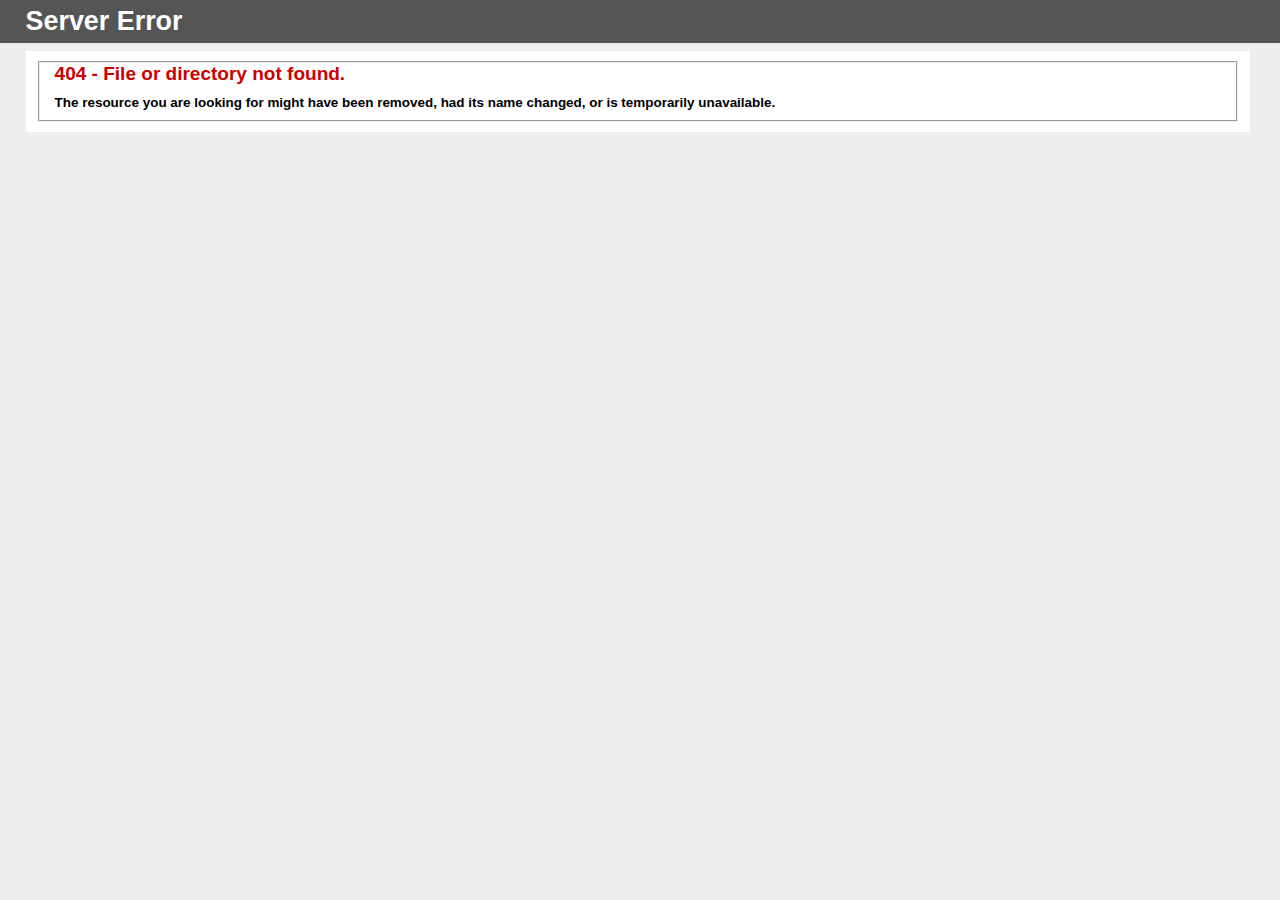
<file: images/touch-icons/apple-touch-icon-precomposed.html>
<!DOCTYPE html PUBLIC "-//W3C//DTD XHTML 1.0 Strict//EN" "http://www.w3.org/TR/xhtml1/DTD/xhtml1-strict.dtd">
<html xmlns="http://www.w3.org/1999/xhtml">
<head>
<meta http-equiv="Content-Type" content="text/html; charset=iso-8859-1"/>
<title>404 - File or directory not found.</title>
<style type="text/css">
<!--
body{margin:0;font-size:.7em;font-family:Verdana, Arial, Helvetica, sans-serif;background:#EEEEEE;}
fieldset{padding:0 15px 10px 15px;} 
h1{font-size:2.4em;margin:0;color:#FFF;}
h2{font-size:1.7em;margin:0;color:#CC0000;} 
h3{font-size:1.2em;margin:10px 0 0 0;color:#000000;} 
#header{width:96%;margin:0 0 0 0;padding:6px 2% 6px 2%;font-family:"trebuchet MS", Verdana, sans-serif;color:#FFF;
background-color:#555555;}
#content{margin:0 0 0 2%;position:relative;}
.content-container{background:#FFF;width:96%;margin-top:8px;padding:10px;position:relative;}
-->
</style>
</head>
<body>
<div id="header"><h1>Server Error</h1></div>
<div id="content">
 <div class="content-container"><fieldset>
  <h2>404 - File or directory not found.</h2>
  <h3>The resource you are looking for might have been removed, had its name changed, or is temporarily unavailable.</h3>
 </fieldset></div>
</div>
</body>
</html>
</file>
<file: frameworks/mmenu/dist/mmenu.css>
@charset "UTF-8";/*!
 * mmenu.js
 * mmenujs.com
 *
 * Copyright (c) Fred Heusschen
 * frebsite.nl
 *
 * License: CC-BY-NC-4.0
 * http://creativecommons.org/licenses/by-nc/4.0/
 */:root{--mm-lineheight:22px}.mm-hidden{display:none!important}.mm-wrapper{overflow-x:hidden;position:relative}.mm-menu,.mm-menu *,.mm-menu :after,.mm-menu :before{-webkit-transition-property:none;-o-transition-property:none;transition-property:none;-webkit-transition-duration:.4s;-o-transition-duration:.4s;transition-duration:.4s;-webkit-transition-timing-function:ease;-o-transition-timing-function:ease;transition-timing-function:ease}:root{--mm-blocker-visibility-delay:0.4s;--mm-blocker-opacity-delay:0s}.mm-blocker{display:block;position:absolute;bottom:100%;top:0;right:0;left:0;z-index:3;opacity:0;background:var(--mm-color-background);-webkit-transition:bottom 0s ease var(--mm-blocker-visibility-delay),width .4s ease,opacity .4s ease var(--mm-blocker-opacity-delay),-webkit-transform .4s ease;transition:bottom 0s ease var(--mm-blocker-visibility-delay),width .4s ease,opacity .4s ease var(--mm-blocker-opacity-delay),-webkit-transform .4s ease;-o-transition:bottom 0s ease var(--mm-blocker-visibility-delay),width .4s ease,opacity .4s ease var(--mm-blocker-opacity-delay),transform .4s ease;transition:bottom 0s ease var(--mm-blocker-visibility-delay),width .4s ease,opacity .4s ease var(--mm-blocker-opacity-delay),transform .4s ease;transition:bottom 0s ease var(--mm-blocker-visibility-delay),width .4s ease,opacity .4s ease var(--mm-blocker-opacity-delay),transform .4s ease,-webkit-transform .4s ease}.mm-blocker:focus-visible{opacity:.75}.mm-btn{-webkit-box-flex:0;-ms-flex-positive:0;flex-grow:0;-ms-flex-negative:0;flex-shrink:0;display:-webkit-box;display:-ms-flexbox;display:flex;-webkit-box-align:center;-ms-flex-align:center;align-items:center;-webkit-box-pack:center;-ms-flex-pack:center;justify-content:center;position:relative;width:50px;padding:0}.mm-btn--next,[dir=rtl] .mm-btn--prev{--mm-btn-rotate:135deg}.mm-btn--prev,[dir=rtl] .mm-btn--next{--mm-btn-rotate:-45deg}.mm-btn--next:after,.mm-btn--prev:before{content:"";display:block;position:absolute;top:0;bottom:0;width:8px;height:8px;margin:auto;-webkit-box-sizing:border-box;box-sizing:border-box;border:2px solid var(--mm-color-icon);border-bottom:none;border-right:none;-webkit-transform:rotate(var(--mm-btn-rotate));-ms-transform:rotate(var(--mm-btn-rotate));transform:rotate(var(--mm-btn-rotate))}.mm-btn--prev:before{inset-inline-start:23px}.mm-btn--next:after{inset-inline-end:23px}.mm-btn--close:before{content:"×";font-size:150%}.mm-btnreset{padding:0;background:0 0;border:none;cursor:pointer}.mm-divider{-o-text-overflow:ellipsis;text-overflow:ellipsis;white-space:nowrap;overflow:hidden;position:-webkit-sticky;position:sticky;z-index:2;top:0;min-height:var(--mm-lineheight);padding:calc((var(--mm-listitem-size) * .65 - var(--mm-lineheight)) * .5) 20px;font-size:75%;text-transform:uppercase;background:var(--mm-color-background);background-image:-webkit-gradient(linear,left top,left bottom,from(var(--mm-color-background-highlight)),to(var(--mm-color-background-highlight)));background-image:-o-linear-gradient(var(--mm-color-background-highlight),var(--mm-color-background-highlight));background-image:linear-gradient(var(--mm-color-background-highlight),var(--mm-color-background-highlight));opacity:1;-webkit-transition-property:opacity;-o-transition-property:opacity;transition-property:opacity}.mm-navbar:not(.mm-hidden)~.mm-listview .mm-divider{top:var(--mm-navbar-size)}:root{--mm-listitem-size:50px}.mm-listitem{display:-webkit-box;display:-ms-flexbox;display:flex;-ms-flex-wrap:wrap;flex-wrap:wrap;position:relative;padding:0;margin:0;color:var(--mm-color-text);border-color:var(--mm-color-border)}.mm-listitem:after{content:"";border-color:inherit;border-bottom-width:1px;border-bottom-style:solid;display:block;position:absolute;inset-inline-start:20px;inset-inline-end:0;bottom:0}.mm-listitem__btn,.mm-listitem__text{padding:calc((var(--mm-listitem-size) - var(--mm-lineheight))/ 2) 0}.mm-listitem__text{-webkit-box-flex:1;-ms-flex-positive:1;flex-grow:1;-ms-flex-preferred-size:10%;flex-basis:10%;display:block;padding-left:20px;padding-right:20px;-o-text-overflow:ellipsis;text-overflow:ellipsis;white-space:nowrap;overflow:hidden}.mm-listitem__btn{display:block;position:relative;width:auto;-webkit-padding-end:50px;padding-inline-end:50px;border-color:inherit;background:rgba(3,2,1,0)}.mm-listitem__btn:not(.mm-listitem__text){border-left-width:1px;border-left-style:solid}.mm-listitem--selected>.mm-listitem__text{background:var(--mm-color-background-emphasis)}.mm-listitem--opened>.mm-listitem__btn,.mm-listitem--opened>.mm-panel{background:var(--mm-color-background-highlight)}.mm-listview{list-style:none;display:block;padding:0;margin:0}.mm-menu{display:-webkit-box;display:-ms-flexbox;display:flex;-webkit-box-orient:vertical;-webkit-box-direction:normal;-ms-flex-direction:column;flex-direction:column;padding:0;margin:0;position:absolute;top:0;right:0;bottom:0;left:0;z-index:0;-ms-scroll-chaining:none;overscroll-behavior:none;background:var(--mm-color-background);border-color:var(--mm-color-border);color:var(--mm-color-text);line-height:var(--mm-lineheight);-webkit-tap-highlight-color:var(--mm-color-background-emphasis);-webkit-font-smoothing:antialiased;-moz-osx-font-smoothing:grayscale}.mm-menu ::-webkit-input-placeholder{color:var(--mm-color-text-dimmed)}.mm-menu ::-moz-placeholder{color:var(--mm-color-text-dimmed)}.mm-menu :-ms-input-placeholder{color:var(--mm-color-text-dimmed)}.mm-menu ::-ms-input-placeholder{color:var(--mm-color-text-dimmed)}.mm-menu ::placeholder{color:var(--mm-color-text-dimmed)}.mm-menu,.mm-menu *{-webkit-box-sizing:border-box;box-sizing:border-box}.mm-menu :focus,.mm-menu :focus-visible,.mm-menu:focus,.mm-menu:focus-visible{outline:0}.mm-menu a,.mm-menu button,.mm-menu label{color:inherit}.mm-menu a:focus,.mm-menu button:focus,.mm-menu label:focus{outline:0}.mm-menu a:focus-visible,.mm-menu button:focus-visible,.mm-menu label:focus-visible{outline:2px solid var(--mm-color-focusring);outline-offset:-5px}.mm-menu input:focus,.mm-menu input:focus-visible,.mm-menu select:focus,.mm-menu select:focus-visible,.mm-menu textarea:focus,.mm-menu textarea:focus-visible{outline:2px solid var(--mm-color-focusring);outline-offset:2px}.mm-menu a,.mm-menu a:active,.mm-menu a:hover,.mm-menu a:link,.mm-menu a:visited{text-decoration:none;color:inherit}:root{--mm-navbar-size:50px}.mm-navbar{display:-webkit-box;display:-ms-flexbox;display:flex;position:-webkit-sticky;position:sticky;top:0;z-index:2;min-height:var(--mm-navbar-size);padding-top:env(safe-area-inset-top);color:var(--mm-color-text-dimmed);text-align:center;opacity:1;background:var(--mm-color-background);border-bottom:1px solid var(--mm-color-border);-webkit-transition-property:opacity;-o-transition-property:opacity;transition-property:opacity}.mm-navbar>*{-webkit-box-flex:1;-ms-flex-positive:1;flex-grow:1;display:-webkit-box;display:-ms-flexbox;display:flex;-webkit-box-align:center;-ms-flex-align:center;align-items:center;-webkit-box-pack:center;-ms-flex-pack:center;justify-content:center;-webkit-box-sizing:border-box;box-sizing:border-box}.mm-navbar__btn{-webkit-box-flex:0;-ms-flex-positive:0;flex-grow:0}.mm-navbar__title{-webkit-box-flex:1;-ms-flex:1 1 50%;flex:1 1 50%;display:-webkit-box;display:-ms-flexbox;display:flex;padding:0 20px;overflow:hidden}.mm-navbar__title[href="#"]{pointer-events:none}.mm-navbar__title>span{-o-text-overflow:ellipsis;text-overflow:ellipsis;white-space:nowrap;overflow:hidden}.mm-btn.mm-hidden+.mm-navbar__title:not(:last-child){-webkit-padding-start:60px;padding-inline-start:60px;-webkit-padding-end:10px;padding-inline-end:10px}.mm-btn:not(.mm-hidden)+.mm-navbar__title:last-child{-webkit-padding-start:10px;padding-inline-start:10px;-webkit-padding-end:60px;padding-inline-end:60px}.mm-panel{--mm-panel-child-offset:100%;--mm-panel-parent-offset:-30%;position:absolute;left:0;right:0;top:0;bottom:0;z-index:1;-webkit-overflow-scrolling:touch;overflow:hidden;overflow-y:auto;-ms-scroll-chaining:none;overscroll-behavior:contain;color:var(--mm-color-text);border-color:var(--mm-color-border);background:var(--mm-color-background);-webkit-transform:translate3d(var(--mm-panel-child-offset),0,0);transform:translate3d(var(--mm-panel-child-offset),0,0);-webkit-transition-property:inset-inline-start,-webkit-transform;transition-property:inset-inline-start,-webkit-transform;-o-transition-property:transform,inset-inline-start;transition-property:transform,inset-inline-start;transition-property:transform,inset-inline-start,-webkit-transform}[dir=rtl] .mm-panel{--mm-panel-child-offset:-100%;--mm-panel-parent-offset:30%}.mm-panel:after{content:"";display:block;height:var(--mm-listitem-size)}.mm-panel:focus{outline:0}.mm-panel--opened{z-index:2;-webkit-transform:translate3d(0,0,0);transform:translate3d(0,0,0);-webkit-transition-delay:0s;-o-transition-delay:0s;transition-delay:0s}.mm-panel--parent{-webkit-transform:translate3d(var(--mm-panel-parent-offset),0,0);transform:translate3d(var(--mm-panel-parent-offset),0,0);z-index:0}.mm-panel--highest{z-index:3}.mm-menu--opened .mm-panel--noanimation{-webkit-transition:none!important;-o-transition:none!important;transition:none!important;-webkit-transition-duration:0s!important;-o-transition-duration:0s!important;transition-duration:0s!important}.mm-panel__content{padding:20px}.mm-panels{-webkit-box-flex:1;-ms-flex-positive:1;flex-grow:1;position:relative;height:100%;overflow:hidden;background:var(--mm-color-background);border-color:var(--mm-color-border);color:var(--mm-color-text)}.mm-panels:focus{outline:0}:root{--mm-toggle-size:34px}.mm-toggle{display:-webkit-box;display:-ms-flexbox;display:flex;-ms-flex-item-align:center;align-self:center;-webkit-box-flex:calc(var(--mm-toggle-size) * 1.75);-ms-flex:calc(var(--mm-toggle-size) * 1.75) 0 0px;flex:calc(var(--mm-toggle-size) * 1.75) 0 0;height:var(--mm-toggle-size);-webkit-margin-end:10px;margin-inline-end:10px;-webkit-appearance:none!important;-moz-appearance:none!important;appearance:none!important;border:none!important;border-radius:var(--mm-toggle-size);border:var(--mm-color-border);background:var(--mm-color-border);cursor:pointer;-webkit-transition-property:background-color;-o-transition-property:background-color;transition-property:background-color}.mm-toggle:before{content:"";aspect-ratio:1;margin:2px;border-radius:100%;background:var(--mm-color-background);-webkit-transition-property:-webkit-transform;transition-property:-webkit-transform;-o-transition-property:transform;transition-property:transform;transition-property:transform,-webkit-transform}.mm-toggle:checked{background:#4bd963}.mm-toggle:checked:before{-webkit-transform:translateX(calc(var(--mm-toggle-size) * .75));-ms-transform:translateX(calc(var(--mm-toggle-size) * .75));transform:translateX(calc(var(--mm-toggle-size) * .75))}[dir=rtl] .mm-toggle:checked:before{-webkit-transform:translateX(calc(var(--mm-toggle-size) * -.75));-ms-transform:translateX(calc(var(--mm-toggle-size) * -.75));transform:translateX(calc(var(--mm-toggle-size) * -.75))}.mm-listitem--vertical>.mm-panel{position:static;width:100%;padding:10px 0 10px 20px;-webkit-transform:none!important;-ms-transform:none!important;transform:none!important;-webkit-transition:none!important;-o-transition:none!important;transition:none!important}.mm-listitem--vertical>.mm-panel:after{content:none;display:none}.mm-listitem--vertical:not(.mm-listitem--opened)>.mm-panel{display:none}.mm-listitem--vertical>.mm-listitem__btn{height:var(--mm-listitem-size);bottom:auto}.mm-listitem--vertical .mm-listitem:last-child:after{border-color:transparent}.mm-listitem--opened>.mm-listitem__btn:after{-webkit-transform:rotate(225deg);-ms-transform:rotate(225deg);transform:rotate(225deg);right:19px}:root{--mm-size:80%;--mm-min-size:240px;--mm-max-size:440px}.mm-menu--offcanvas{position:fixed;z-index:0}.mm-page{-webkit-box-sizing:border-box;box-sizing:border-box;/*min-height:100vh;*/background:inherit}:where(.mm-slideout){position:relative;z-index:auto;width:100%;-webkit-transition-duration:.4s;-o-transition-duration:.4s;transition-duration:.4s;-webkit-transition-timing-function:ease;-o-transition-timing-function:ease;transition-timing-function:ease;-webkit-transition-property:width,-webkit-transform;transition-property:width,-webkit-transform;-o-transition-property:width,transform;transition-property:width,transform;transition-property:width,transform,-webkit-transform}.mm-wrapper--opened,.mm-wrapper--opened body{overflow:hidden}.mm-wrapper__blocker{background:rgba(0,0,0,.4)}.mm-wrapper--opened .mm-wrapper__blocker{--mm-blocker-visibility-delay:0s;--mm-blocker-opacity-delay:0.4s;bottom:0;opacity:.5}.mm-menu{--mm-translate-horizontal:0;--mm-translate-vertical:0}.mm-menu--position-left,.mm-menu--position-left-front{right:auto}.mm-menu--position-right,.mm-menu--position-right-front{left:auto}.mm-menu--position-left,.mm-menu--position-left-front,.mm-menu--position-right,.mm-menu--position-right-front{width:clamp(var(--mm-min-size),var(--mm-size),var(--mm-max-size))}.mm-menu--position-left-front{--mm-translate-horizontal:-100%}.mm-menu--position-right-front{--mm-translate-horizontal:100%}.mm-menu--position-top{bottom:auto}.mm-menu--position-bottom{top:auto}.mm-menu--position-bottom,.mm-menu--position-top{width:100%;height:clamp(var(--mm-min-size),var(--mm-size),var(--mm-max-size))}.mm-menu--position-top{--mm-translate-vertical:-100%}.mm-menu--position-bottom{--mm-translate-vertical:100%}.mm-menu--position-bottom,.mm-menu--position-left-front,.mm-menu--position-right-front,.mm-menu--position-top{z-index:2;-webkit-transform:translate3d(var(--mm-translate-horizontal),var(--mm-translate-vertical),0);transform:translate3d(var(--mm-translate-horizontal),var(--mm-translate-vertical),0);-webkit-transition-property:-webkit-transform;transition-property:-webkit-transform;-o-transition-property:transform;transition-property:transform;transition-property:transform,-webkit-transform}.mm-menu--position-bottom.mm-menu--opened,.mm-menu--position-left-front.mm-menu--opened,.mm-menu--position-right-front.mm-menu--opened,.mm-menu--position-top.mm-menu--opened{-webkit-transform:translate3d(0,0,0);transform:translate3d(0,0,0)}.mm-wrapper--position-left{--mm-translate-horizontal:clamp(
      var(--mm-min-size),
      var(--mm-size),
      var(--mm-max-size)
  )}.mm-wrapper--position-right{--mm-translate-horizontal:clamp(
      calc(-1 * var(--mm-max-size)),
      calc(-1 * var(--mm-size)),
      calc(-1 * var(--mm-min-size))
  )}.mm-wrapper--position-left .mm-slideout,.mm-wrapper--position-right .mm-slideout{-webkit-transform:translate3d(0,0,0);transform:translate3d(0,0,0)}.mm-wrapper--position-left.mm-wrapper--opened .mm-slideout,.mm-wrapper--position-right.mm-wrapper--opened .mm-slideout{-webkit-transform:translate3d(var(--mm-translate-horizontal),0,0);transform:translate3d(var(--mm-translate-horizontal),0,0)}.mm-wrapper--position-bottom .mm-wrapper__blocker,.mm-wrapper--position-left-front .mm-wrapper__blocker,.mm-wrapper--position-right-front .mm-wrapper__blocker,.mm-wrapper--position-top .mm-wrapper__blocker{z-index:1}.mm-menu--theme-light{--mm-color-background:#0364B0;--mm-color-border:rgb(0 0 0 / 0.15);--mm-color-icon:rgb(255 255 255 / 8);--mm-color-text:rgb(255 255 255 / 1);--mm-color-text-dimmed:rgb(255 255 255 / 0.8);--mm-color-background-highlight:rgb(0 0 0 / 0.05);--mm-color-background-emphasis:rgb(255 255 255 / 0.75);--mm-color-focusring:#06c}.mm-menu--theme-light-contrast{--mm-color-background:#f3f3f3;--mm-color-border:rgb(0 0 0 / 0.5);--mm-color-icon:rgb(0 0 0 / 0.5);--mm-color-text:#000;--mm-color-text-dimmed:rgb(0 0 0 / 0.7);--mm-color-background-highlight:rgb(0 0 0 / 0.05);--mm-color-background-emphasis:rgb(255 255 255 / 0.9);--mm-color-focusring:#06c}.mm-menu--theme-dark{--mm-color-background:#333;--mm-color-border:rgb(0, 0, 0, 0.4);--mm-color-icon:rgb(255, 255, 255, 0.4);--mm-color-text:rgb(255, 255, 255, 0.8);--mm-color-text-dimmed:rgb(255, 255, 255, 0.4);--mm-color-background-highlight:rgb(255, 255, 255, 0.08);--mm-color-background-emphasis:rgb(0, 0, 0, 0.1);--mm-color-focusring:#06c}.mm-menu--theme-dark-contrast{--mm-color-background:#333;--mm-color-border:rgb(255 255 255 / 0.5);--mm-color-icon:rgb(255 255 255 / 0.5);--mm-color-text:#fff;--mm-color-text-dimmed:rgb(255 255 255 / 0.7);--mm-color-background-highlight:rgb(255 255 255 / 0.1);--mm-color-background-emphasis:rgb(0 0 0 / 0.3);--mm-color-focusring:#06c}.mm-menu--theme-white{--mm-color-background:#fff;--mm-color-border:rgb(0 0 0 / 0.15);--mm-color-icon:rgb(0 0 0 / 0.3);--mm-color-text:rgb(0 0 0 / 0.8);--mm-color-text-dimmed:rgb(0 0 0 / 0.3);--mm-color-background-highlight:rgb(0 0 0 / 0.06);--mm-color-background-emphasis:rgb(0 0 0 / 0.03);--mm-color-focusring:#06c}.mm-menu--theme-white-contrast{--mm-color-background:#fff;--mm-color-border:rgb(0 0 0 / 0.5);--mm-color-icon:rgb(0 0 0 / 0.5);--mm-color-text:#000;--mm-color-text-dimmed:rgb(0 0 0 / 0.7);--mm-color-background-highlight:rgb(0 0 0 / 0.07);--mm-color-background-emphasis:rgb(0 0 0 / 0.035);--mm-color-focusring:#06c}.mm-menu--theme-black{--mm-color-background:#000;--mm-color-border:rgb(255 255 255 / 0.2);--mm-color-icon:rgb(255 255 255 / 0.4);--mm-color-text:rgb(255 255 255 / 0.7);--mm-color-text-dimmed:rgb(255 255 255 / 0.4);--mm-color-background-highlight:rgb(255 255 255 / 0.1);--mm-color-background-emphasis:rgb(255 255 255 / 0.06);--mm-color-focusring:#06c}.mm-menu--theme-black-contrast{--mm-color-background:#000;--mm-color-border:rgb(255 255 255 / 0.5);--mm-color-icon:rgb(255 255 255 / 0.5);--mm-color-text:#fff;--mm-color-text-dimmed:rgb(255 255 255 / 0.6);--mm-color-background-highlight:rgb(255 255 255 / 0.125);--mm-color-background-emphasis:rgb(255 255 255 / 0.1);--mm-color-focusring:#06c}.mm-counter{display:block;-webkit-padding-start:20px;padding-inline-start:20px;float:right;color:var(--mm-color-text-dimmed)}[dir=rtl] .mm-counter{float:left}:root{--mm-iconbar-size:50px}.mm-menu--iconbar-left .mm-navbars,.mm-menu--iconbar-left .mm-panels{margin-left:var(--mm-iconbar-size)}.mm-menu--iconbar-right .mm-navbars,.mm-menu--iconbar-right .mm-panels{margin-right:var(--mm-iconbar-size)}.mm-iconbar{display:none;position:absolute;top:0;bottom:0;z-index:2;width:var(--mm-iconbar-size);overflow:hidden;-webkit-box-sizing:border-box;box-sizing:border-box;border:0 solid;border-color:var(--mm-color-border);background:var(--mm-color-background);color:var(--mm-color-text-dimmed);text-align:center}.mm-menu--iconbar-left .mm-iconbar,.mm-menu--iconbar-right .mm-iconbar{display:-webkit-box;display:-ms-flexbox;display:flex;-webkit-box-orient:vertical;-webkit-box-direction:normal;-ms-flex-direction:column;flex-direction:column;-webkit-box-pack:justify;-ms-flex-pack:justify;justify-content:space-between}.mm-menu--iconbar-left .mm-iconbar{border-right-width:1px;left:0}.mm-menu--iconbar-right .mm-iconbar{border-left-width:1px;right:0}.mm-iconbar__bottom,.mm-iconbar__top{width:100%;-webkit-overflow-scrolling:touch;overflow:hidden;overflow-y:auto;-ms-scroll-chaining:none;overscroll-behavior:contain}.mm-iconbar__bottom>*,.mm-iconbar__top>*{-webkit-box-sizing:border-box;box-sizing:border-box;display:block;padding:calc((var(--mm-iconbar-size) - var(--mm-lineheight))/ 2) 0}.mm-iconbar__bottom a,.mm-iconbar__bottom a:hover,.mm-iconbar__top a,.mm-iconbar__top a:hover{text-decoration:none}.mm-iconbar__tab--selected{background:var(--mm-color-background-emphasis)}:root{--mm-iconpanel-size:50px}.mm-panel--iconpanel-0{inset-inline-start:calc(0 * var(--mm-iconpanel-size))}.mm-panel--iconpanel-1{inset-inline-start:calc(1 * var(--mm-iconpanel-size))}.mm-panel--iconpanel-2{inset-inline-start:calc(2 * var(--mm-iconpanel-size))}.mm-panel--iconpanel-3{inset-inline-start:calc(3 * var(--mm-iconpanel-size))}.mm-panel--iconpanel-4{inset-inline-start:calc(4 * var(--mm-iconpanel-size))}.mm-panel--iconpanel-first~.mm-panel{inset-inline-start:var(--mm-iconpanel-size)}.mm-menu--iconpanel .mm-panel--parent .mm-divider,.mm-menu--iconpanel .mm-panel--parent .mm-navbar{opacity:0}.mm-menu--iconpanel .mm-panels>.mm-panel--parent{overflow-y:hidden;-webkit-transform:unset;-ms-transform:unset;transform:unset}.mm-menu--iconpanel .mm-panels>.mm-panel:not(.mm-panel--iconpanel-first):not(.mm-panel--iconpanel-0){border-inline-start-width:1px;border-inline-start-style:solid}.mm-navbars{-ms-flex-negative:0;flex-shrink:0}.mm-navbars .mm-navbar{position:relative;padding-top:0;border-bottom:none}.mm-navbars--top{border-bottom:1px solid var(--mm-color-border)}.mm-navbars--top .mm-navbar:first-child{padding-top:env(safe-area-inset-top)}.mm-navbars--bottom{border-top:1px solid var(--mm-color-border)}.mm-navbars--bottom .mm-navbar:last-child{padding-bottom:env(safe-area-inset-bottom)}.mm-navbar__breadcrumbs{-o-text-overflow:ellipsis;text-overflow:ellipsis;white-space:nowrap;overflow:hidden;-webkit-box-flex:1;-ms-flex:1 1 50%;flex:1 1 50%;display:-webkit-box;display:-ms-flexbox;display:flex;-webkit-box-pack:start;-ms-flex-pack:start;justify-content:flex-start;padding:0 20px;overflow-x:auto;-webkit-overflow-scrolling:touch}.mm-navbar__breadcrumbs>*{display:-webkit-box;display:-ms-flexbox;display:flex;-webkit-box-align:center;-ms-flex-align:center;align-items:center;-webkit-box-pack:center;-ms-flex-pack:center;justify-content:center;-webkit-padding-end:6px;padding-inline-end:6px}.mm-navbar__breadcrumbs>a{text-decoration:underline}.mm-navbar__breadcrumbs:not(:last-child){-webkit-padding-end:0;padding-inline-end:0}.mm-btn:not(.mm-hidden)+.mm-navbar__breadcrumbs{-webkit-padding-start:0;padding-inline-start:0}.mm-navbar__tab{padding:0 10px;border:1px solid transparent}.mm-navbar__tab--selected{background:var(--mm-color-background)}.mm-navbar__tab--selected:not(:first-child){border-inline-start-color:var(--mm-color-border)}.mm-navbar__tab--selected:not(:last-child){border-inline-end-color:var(--mm-color-border)}.mm-navbars--top.mm-navbars--has-tabs{border-bottom:none}.mm-navbars--top.mm-navbars--has-tabs .mm-navbar{background:var(--mm-color-background-emphasis)}.mm-navbars--top.mm-navbars--has-tabs .mm-navbar--tabs~.mm-navbar{background:var(--mm-color-background)}.mm-navbars--top.mm-navbars--has-tabs .mm-navbar:not(.mm-navbar--tabs):last-child{border-bottom:1px solid var(--mm-color-border)}.mm-navbars--top .mm-navbar__tab{border-bottom-color:var(--mm-color-border)}.mm-navbars--top .mm-navbar__tab--selected{border-top-color:var(--mm-color-border);border-bottom-color:transparent}.mm-navbars--bottom.mm-navbar--has-tabs{border-top:none}.mm-navbars--bottom.mm-navbar--has-tabs .mm-navbar{background:var(--mm-color-background)}.mm-navbars--bottom.mm-navbar--has-tabs .mm-navbar--tabs,.mm-navbars--bottom.mm-navbar--has-tabs .mm-navbar--tabs~.mm-navbar{background:var(--mm-color-background-emphasis)}.mm-navbars--bottom .mm-navbar__tab{border-top-color:var(--mm-color-border)}.mm-navbars--bottom .mm-navbar__tab--selected{border-bottom-color:var(--mm-color-border);border-top-color:transparent}.mm-searchfield{display:-webkit-box;display:-ms-flexbox;display:flex;-webkit-box-flex:1;-ms-flex-positive:1;flex-grow:1;height:var(--mm-navbar-size);padding:0;overflow:hidden}.mm-searchfield__input{display:-webkit-box;display:-ms-flexbox;display:flex;-webkit-box-flex:1;-ms-flex:1;flex:1;-webkit-box-align:center;-ms-flex-align:center;align-items:center;position:relative;width:100%;max-width:100%;padding:0 10px;-webkit-box-sizing:border-box;box-sizing:border-box}.mm-searchfield__input input{display:block;width:100%;max-width:100%;height:calc(var(--mm-navbar-size) * .7);min-height:auto;max-height:auto;margin:0;padding:0 10px;-webkit-box-sizing:border-box;box-sizing:border-box;border:none;border-radius:4px;line-height:calc(var(--mm-navbar-size) * .7);font:inherit;font-size:inherit}.mm-searchfield__input input,.mm-searchfield__input input:focus,.mm-searchfield__input input:hover{background:var(--mm-color-background-highlight);color:var(--mm-color-text)}.mm-menu[class*=-contrast] .mm-searchfield__input input{border:1px solid var(--mm-color-border)}.mm-searchfield__input input::-ms-clear{display:none}.mm-searchfield__btn{display:none;position:absolute;inset-inline-end:0;top:0;bottom:0}.mm-searchfield--searching .mm-searchfield__btn{display:block}.mm-searchfield__cancel{display:block;position:relative;-webkit-margin-end:-100px;margin-inline-end:-100px;-webkit-padding-start:5px;padding-inline-start:5px;-webkit-padding-end:20px;padding-inline-end:20px;visibility:hidden;line-height:var(--mm-navbar-size);text-decoration:none;-webkit-transition-property:visibility,margin;-o-transition-property:visibility,margin;transition-property:visibility,margin}.mm-searchfield--cancelable .mm-searchfield__cancel{visibility:visible;-webkit-margin-end:0;margin-inline-end:0}.mm-panel--search{left:0!important;right:0!important;width:100%!important;border:none!important}.mm-panel__splash{padding:20px}.mm-panel--searching .mm-panel__splash{display:none}.mm-panel__noresults{display:none;padding:40px 20px;color:var(--mm-color-text-dimmed);text-align:center;font-size:150%;line-height:1.4}.mm-panel--noresults .mm-panel__noresults{display:block}:root{--mm-sectionindexer-size:20px}.mm-sectionindexer{background:inherit;text-align:center;font-size:12px;-webkit-box-sizing:border-box;box-sizing:border-box;width:var(--mm-sectionindexer-size);position:absolute;top:0;bottom:0;inset-inline-end:calc(-1 * var(--mm-sectionindexer-size));z-index:5;-webkit-transition-property:inset-inline-end;-o-transition-property:inset-inline-end;transition-property:inset-inline-end;display:-webkit-box;display:-ms-flexbox;display:flex;-webkit-box-orient:vertical;-webkit-box-direction:normal;-ms-flex-direction:column;flex-direction:column;-webkit-box-pack:space-evenly;-ms-flex-pack:space-evenly;justify-content:space-evenly}.mm-sectionindexer a{color:var(--mm-color-text-dimmed);line-height:1;text-decoration:none;display:block}.mm-sectionindexer~.mm-panel{-webkit-padding-end:0;padding-inline-end:0}.mm-sectionindexer--active{right:0}.mm-sectionindexer--active~.mm-panel{-webkit-padding-end:var(--mm-sectionindexer-size);padding-inline-end:var(--mm-sectionindexer-size)}.mm-menu--selected-hover .mm-listitem__btn,.mm-menu--selected-hover .mm-listitem__text,.mm-menu--selected-parent .mm-listitem__btn,.mm-menu--selected-parent .mm-listitem__text{-webkit-transition-property:background-color;-o-transition-property:background-color;transition-property:background-color}@media (hover:hover){.mm-menu--selected-hover .mm-listview:hover>.mm-listitem--selected:not(:hover)>.mm-listitem__text{background:0 0}.mm-menu--selected-hover .mm-listitem__btn:hover,.mm-menu--selected-hover .mm-listitem__text:hover{background:var(--mm-color-background-emphasis)}}.mm-menu--selected-parent .mm-listitem__btn,.mm-menu--selected-parent .mm-listitem__text{-webkit-transition-delay:.2s;-o-transition-delay:.2s;transition-delay:.2s}@media (hover:hover){.mm-menu--selected-parent .mm-listitem__btn:hover,.mm-menu--selected-parent .mm-listitem__text:hover{-webkit-transition-delay:0s;-o-transition-delay:0s;transition-delay:0s}}.mm-menu--selected-parent .mm-panel--parent .mm-listitem:not(.mm-listitem--selected-parent)>.mm-listitem__text{background:0 0}.mm-menu--selected-parent .mm-listitem--selected-parent>.mm-listitem__btn,.mm-menu--selected-parent .mm-listitem--selected-parent>.mm-listitem__text{background:var(--mm-color-background-emphasis)}:root{--mm-sidebar-collapsed-size:50px;--mm-sidebar-expanded-size:var(--mm-max-size)}.mm-wrapper--sidebar-collapsed .mm-slideout{width:calc(100% - var(--mm-sidebar-collapsed-size));-webkit-transform:translate3d(var(--mm-sidebar-collapsed-size),0,0);transform:translate3d(var(--mm-sidebar-collapsed-size),0,0)}[dir=rtl] .mm-wrapper--sidebar-collapsed .mm-slideout{-webkit-transform:none;-ms-transform:none;transform:none}.mm-wrapper--sidebar-collapsed:not(.mm-wrapper--opened) .mm-menu--sidebar-collapsed .mm-divider,.mm-wrapper--sidebar-collapsed:not(.mm-wrapper--opened) .mm-menu--sidebar-collapsed .mm-navbar{opacity:0}.mm-wrapper--sidebar-expanded .mm-menu--sidebar-expanded{width:var(--mm-sidebar-expanded-size);border-right-width:1px;border-right-style:solid}.mm-wrapper--sidebar-expanded.mm-wrapper--opened{overflow:auto}.mm-wrapper--sidebar-expanded.mm-wrapper--opened .mm-wrapper__blocker{display:none}.mm-wrapper--sidebar-expanded.mm-wrapper--opened .mm-slideout{width:calc(100% - var(--mm-sidebar-expanded-size));-webkit-transform:translate3d(var(--mm-sidebar-expanded-size),0,0);transform:translate3d(var(--mm-sidebar-expanded-size),0,0)}[dir=rtl] .mm-wrapper--sidebar-expanded.mm-wrapper--opened .mm-slideout{-webkit-transform:none;-ms-transform:none;transform:none}
</file>
